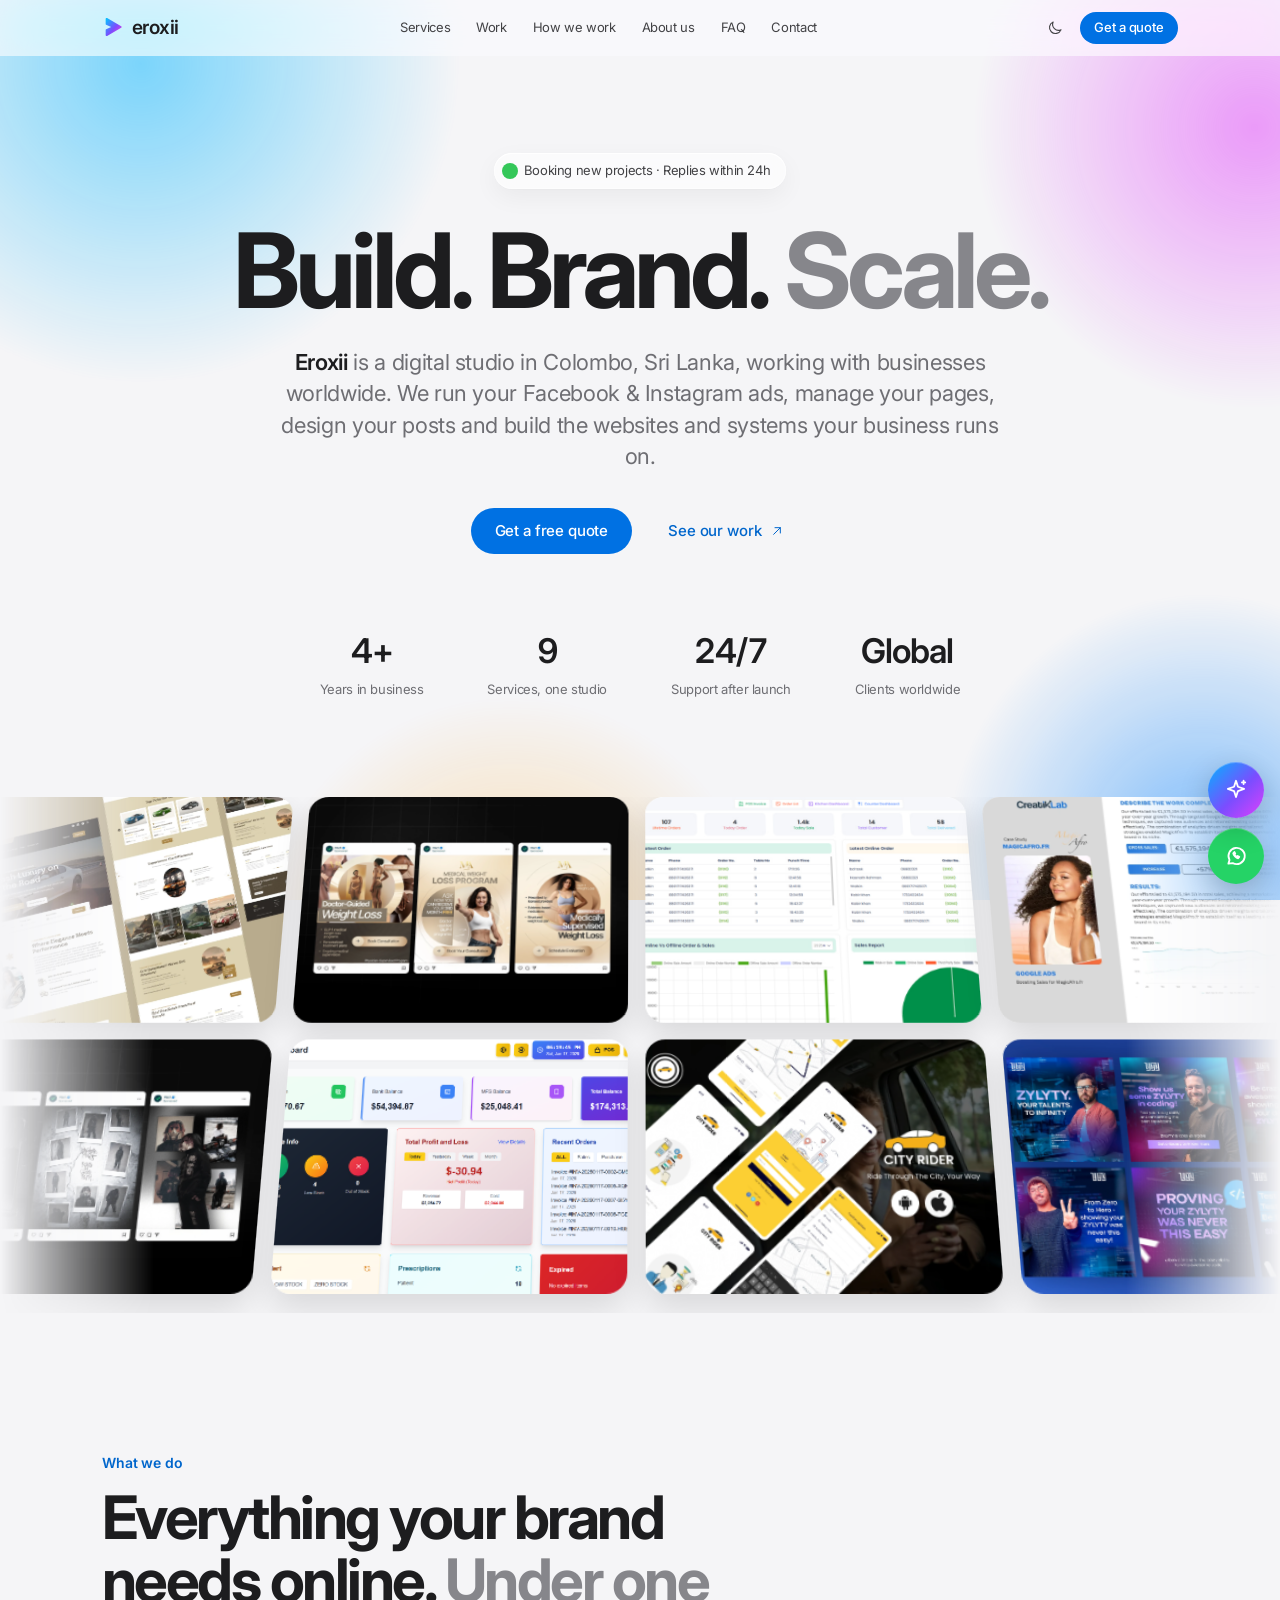
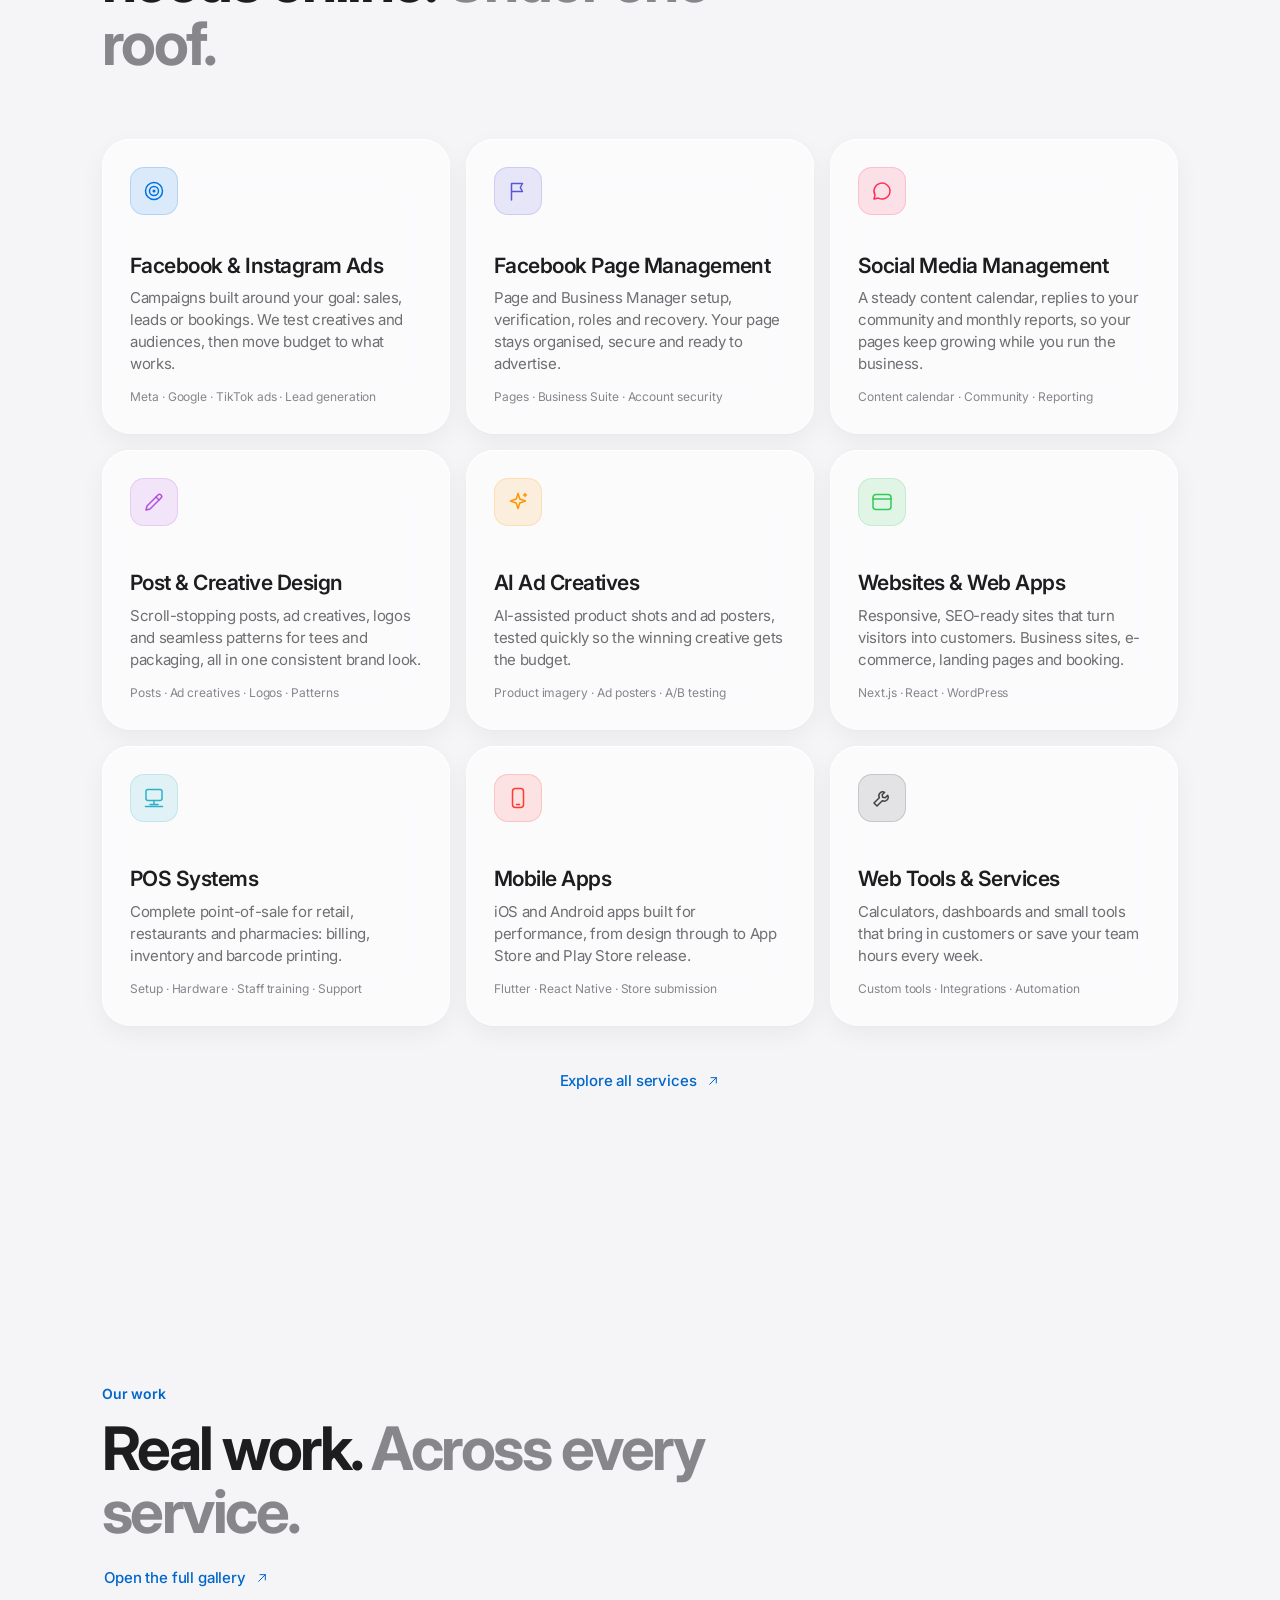
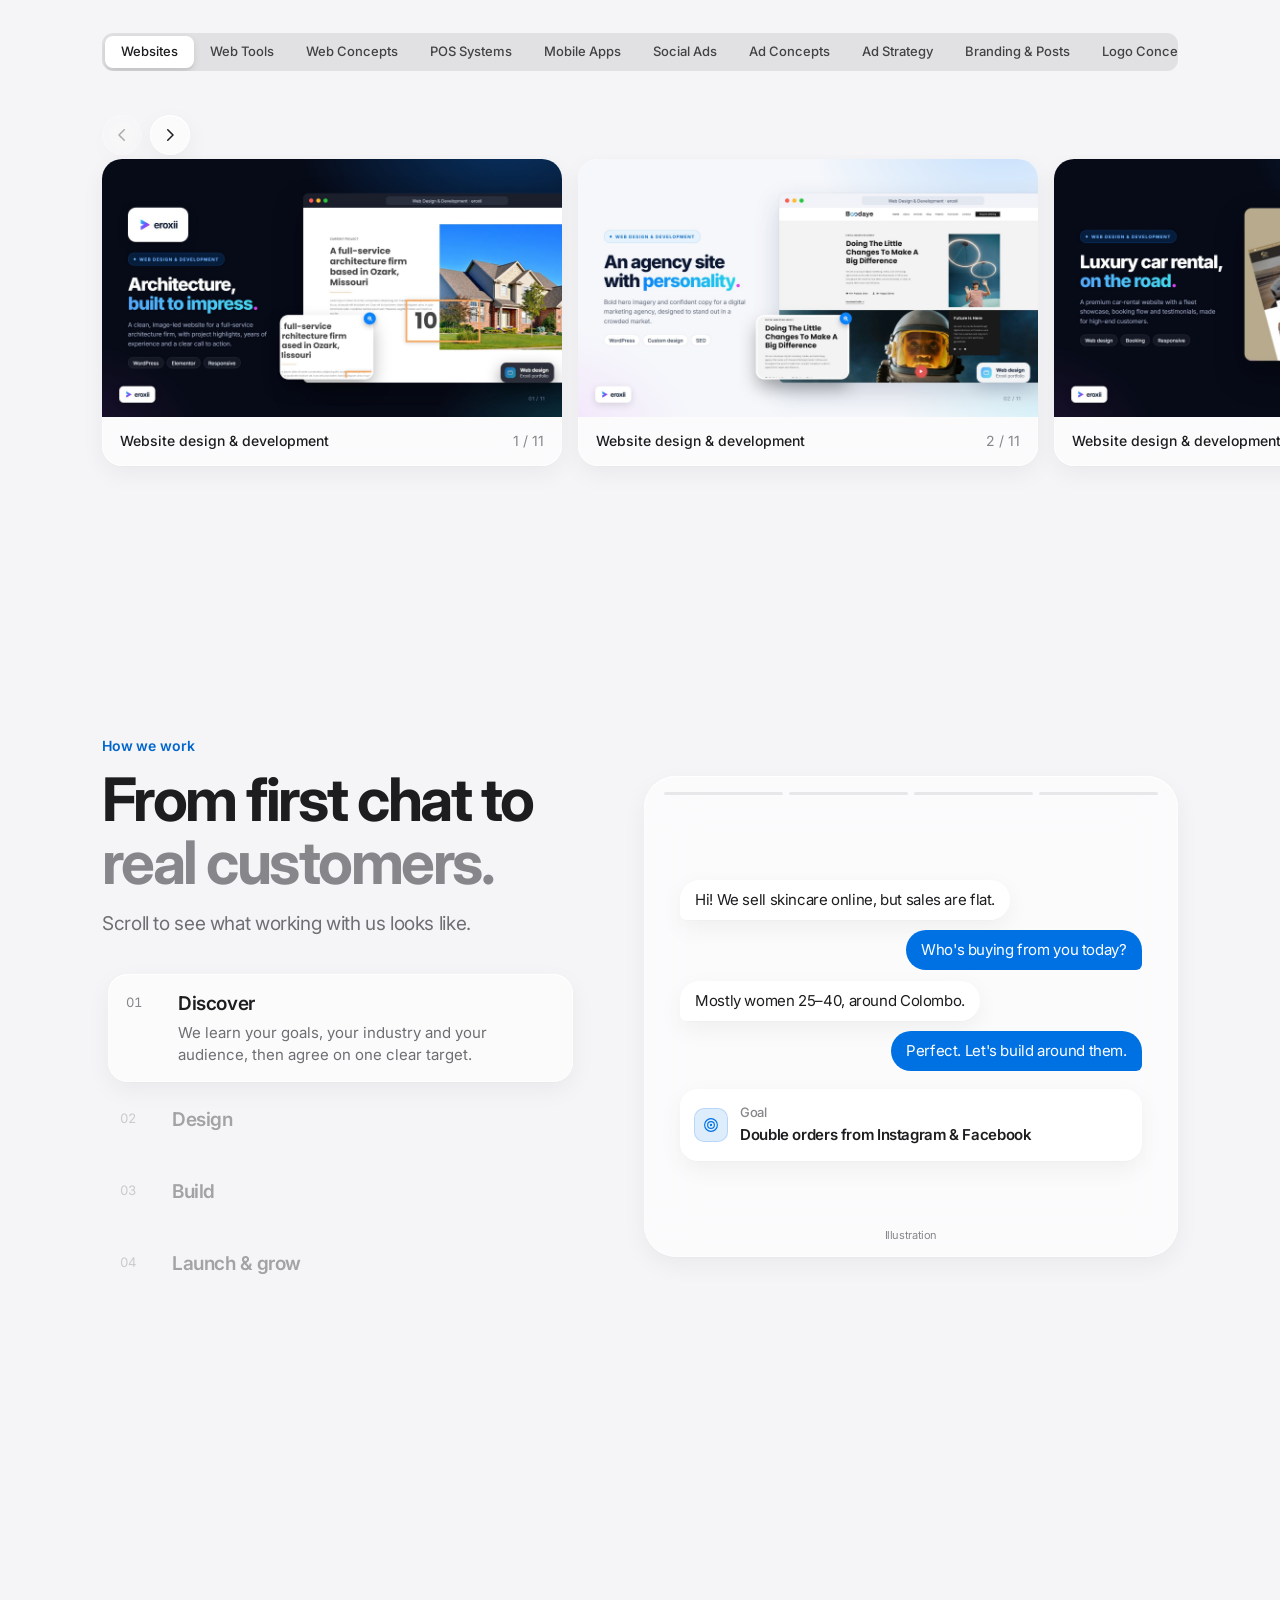
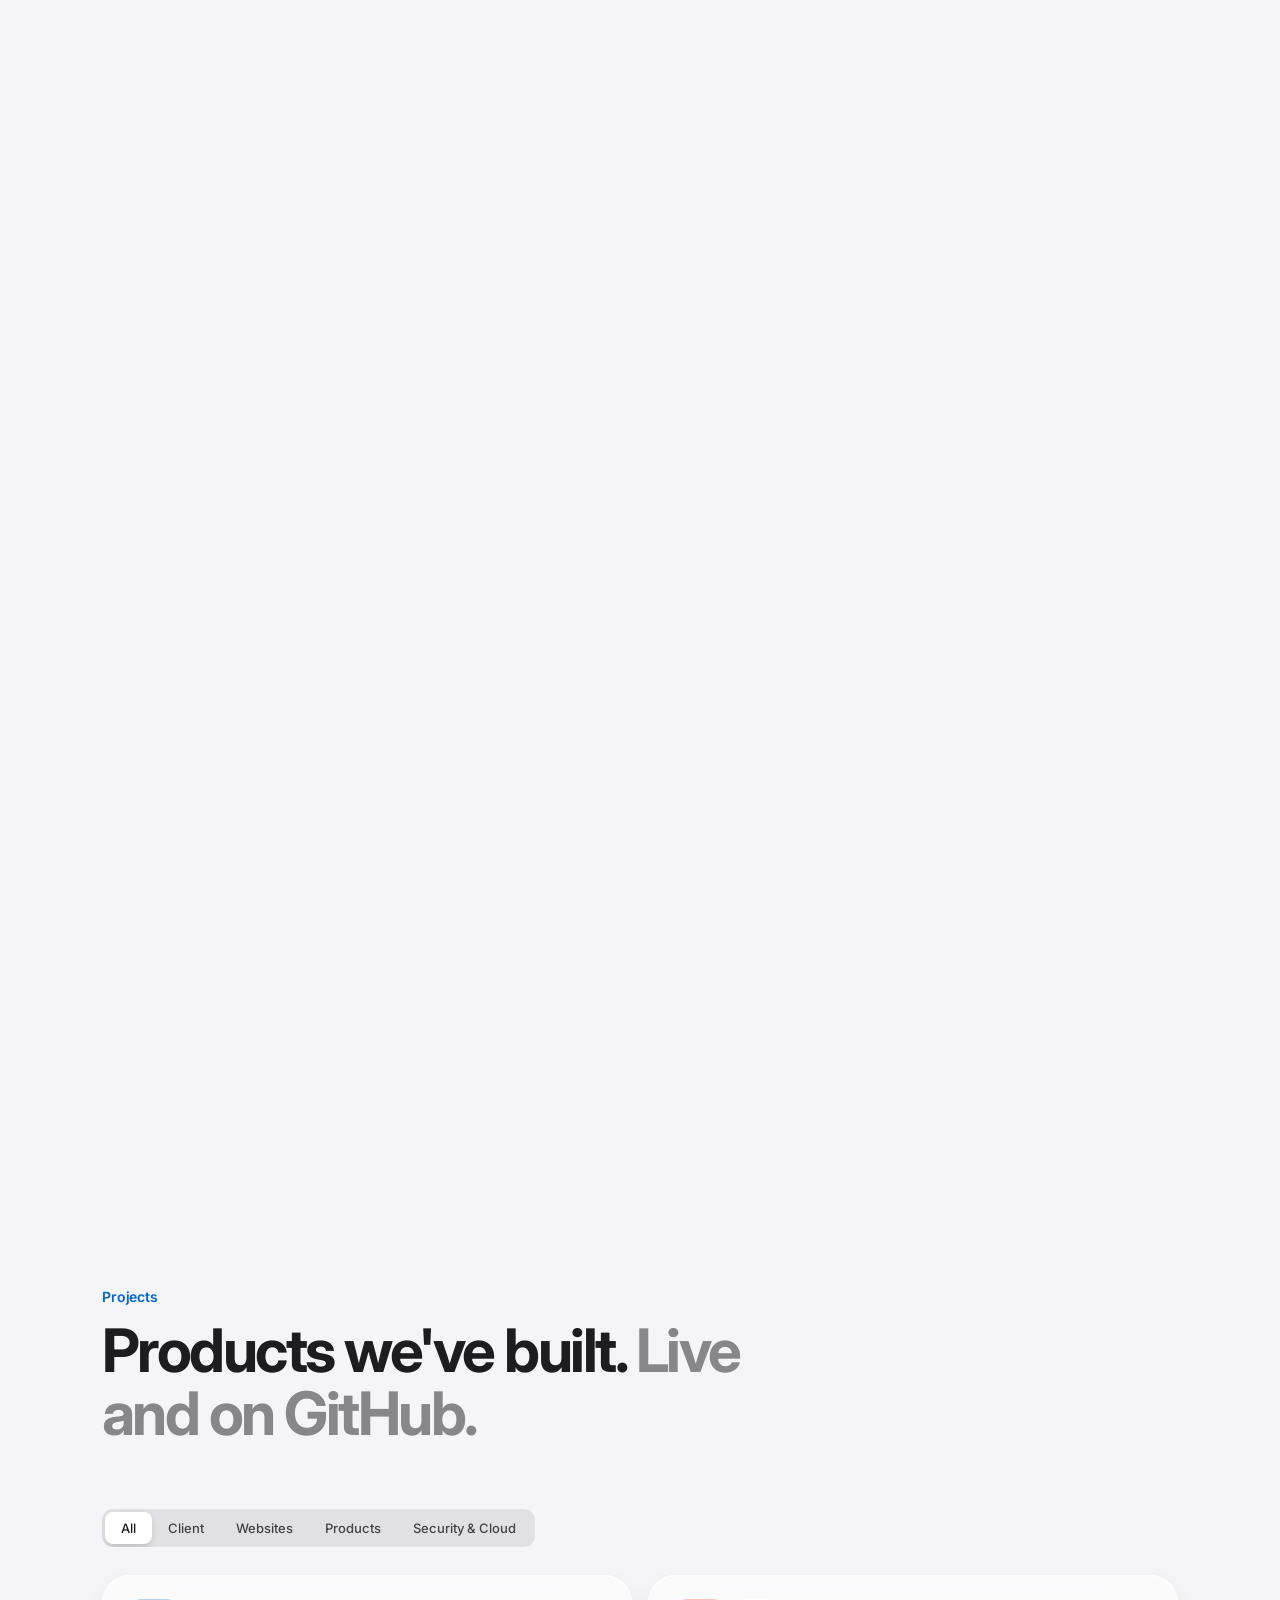
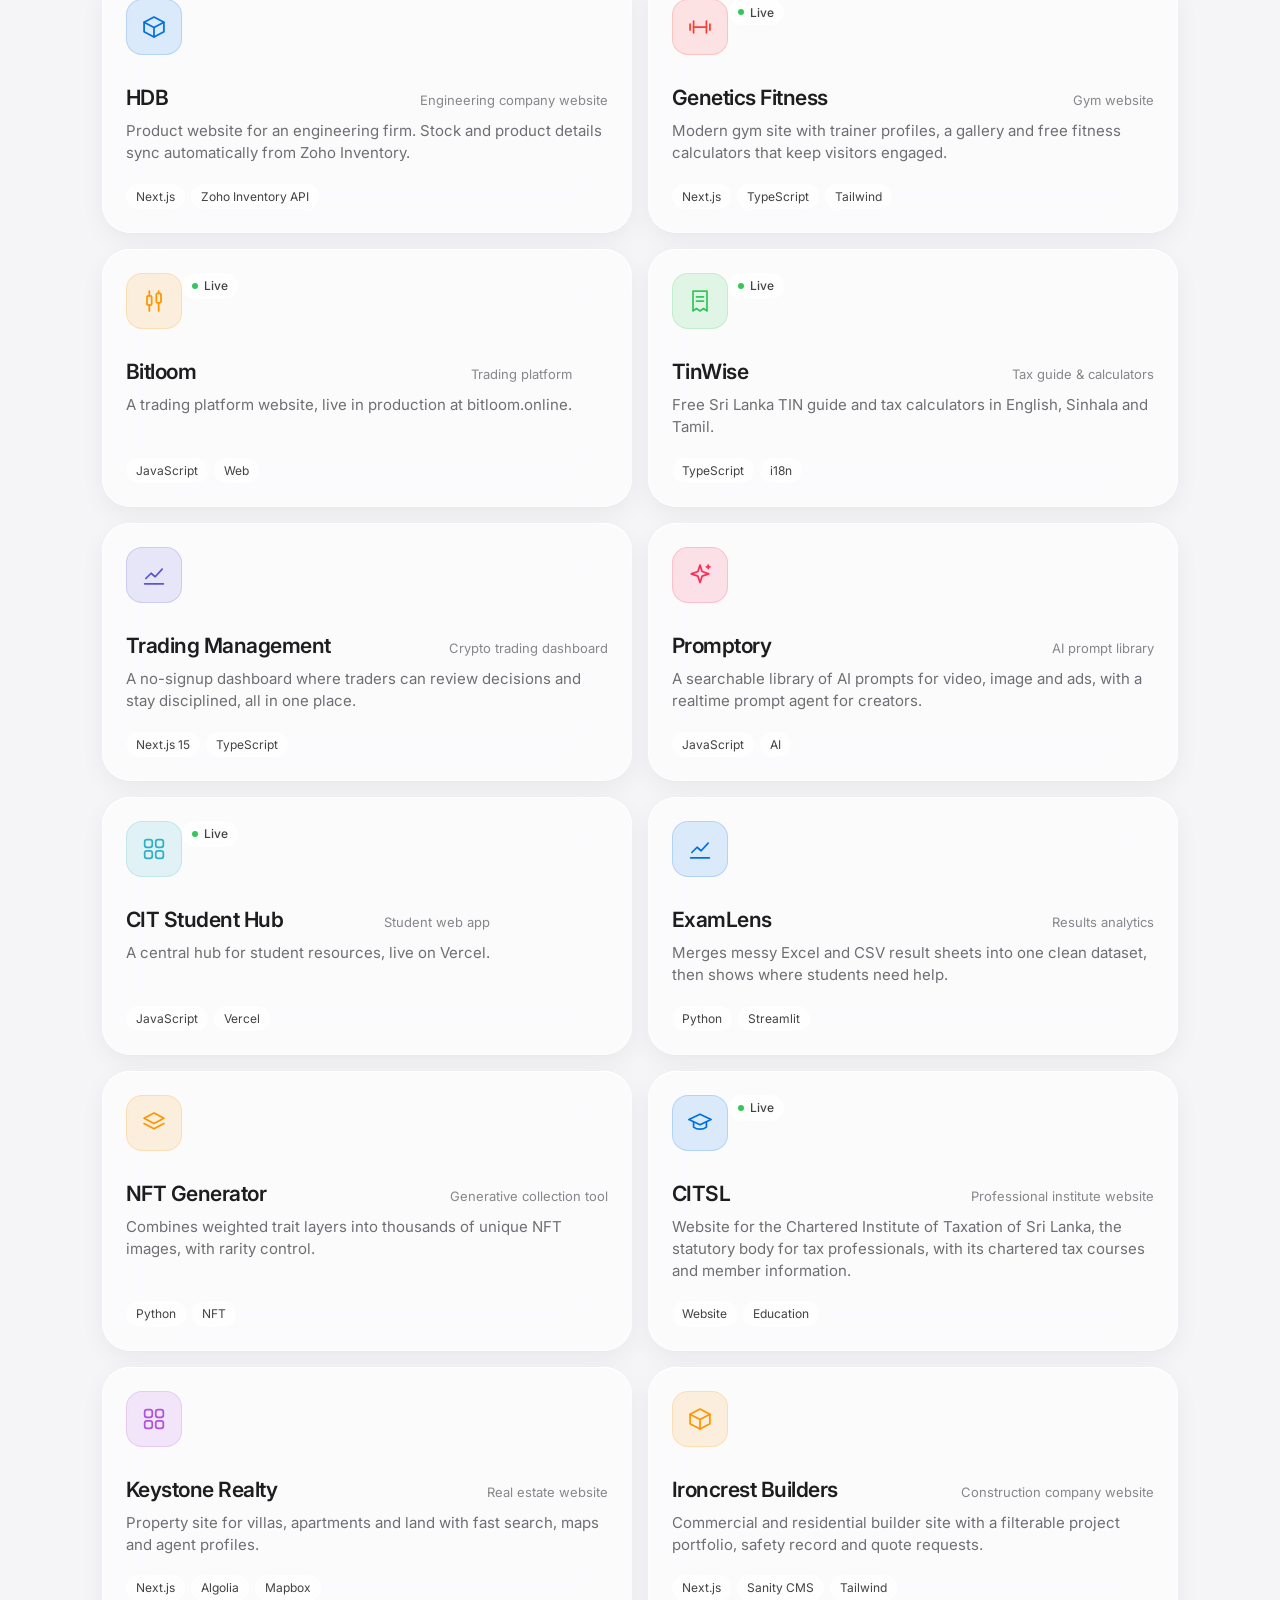
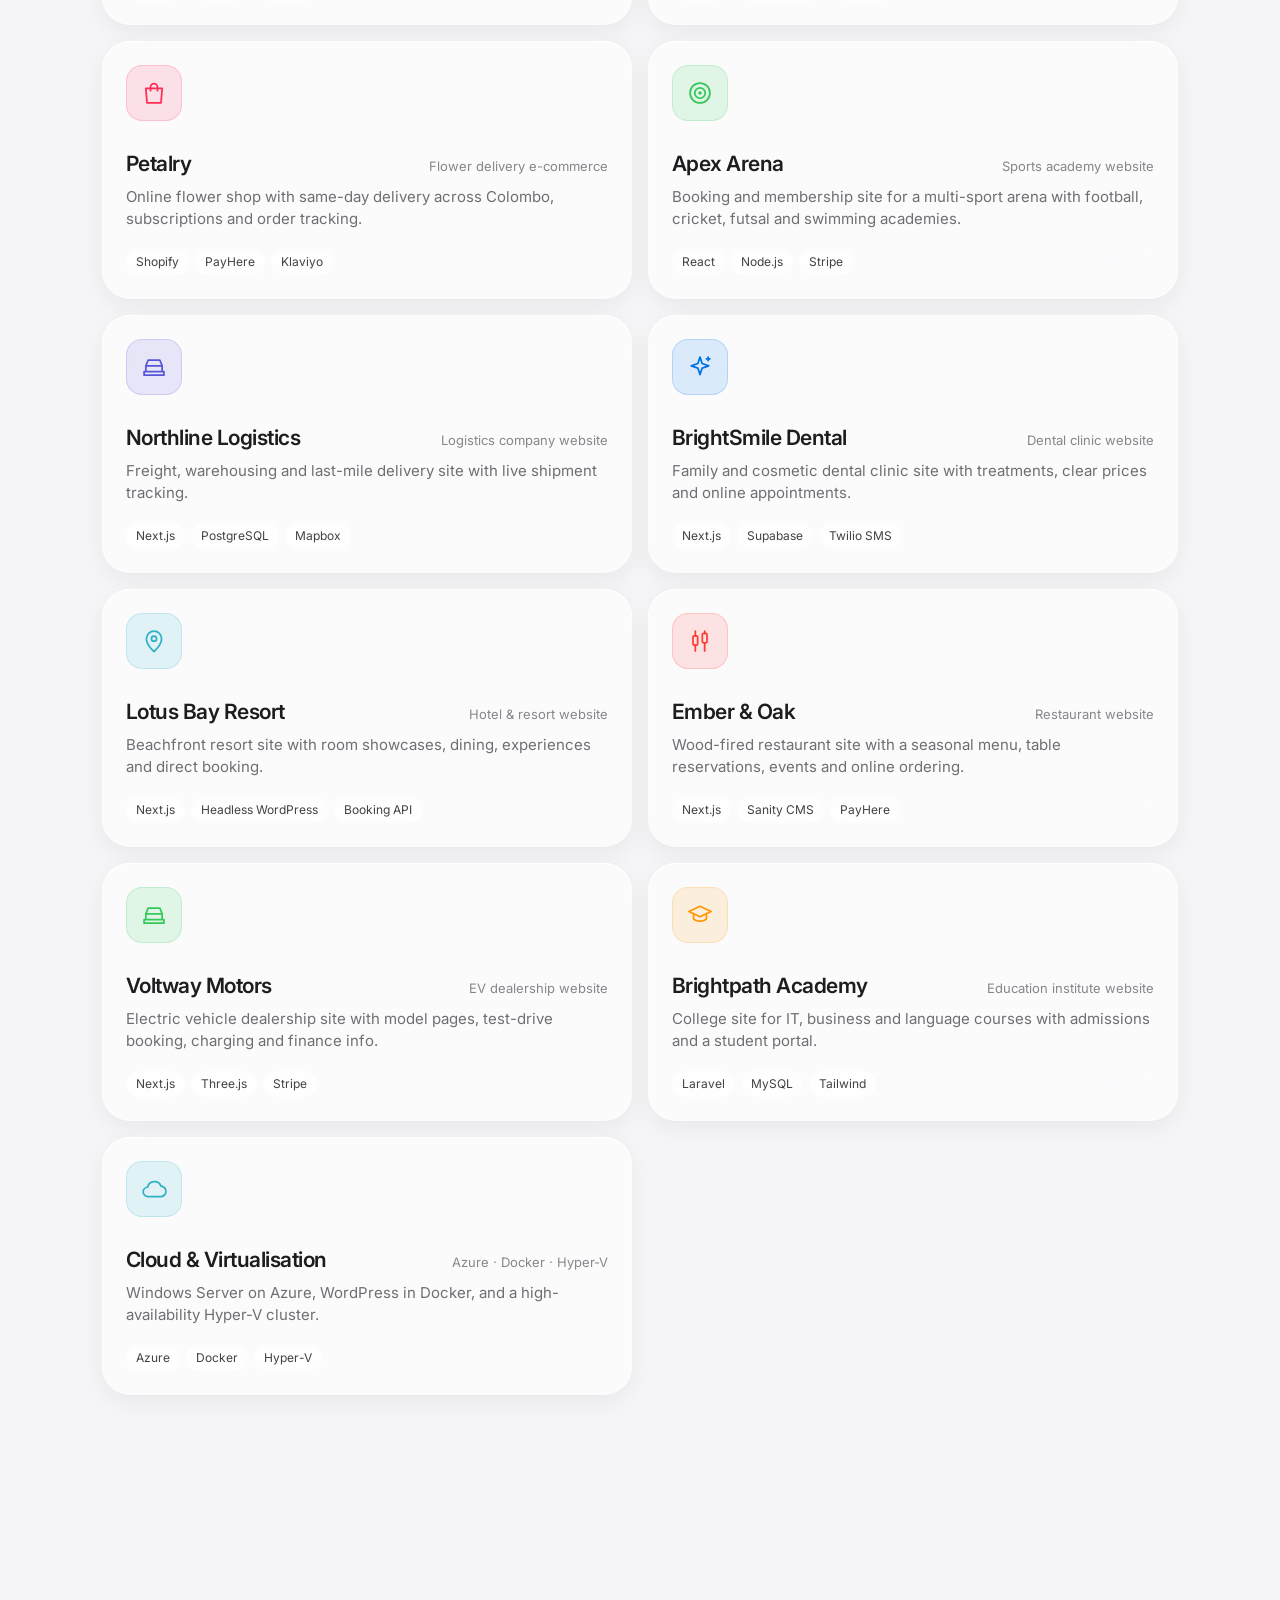
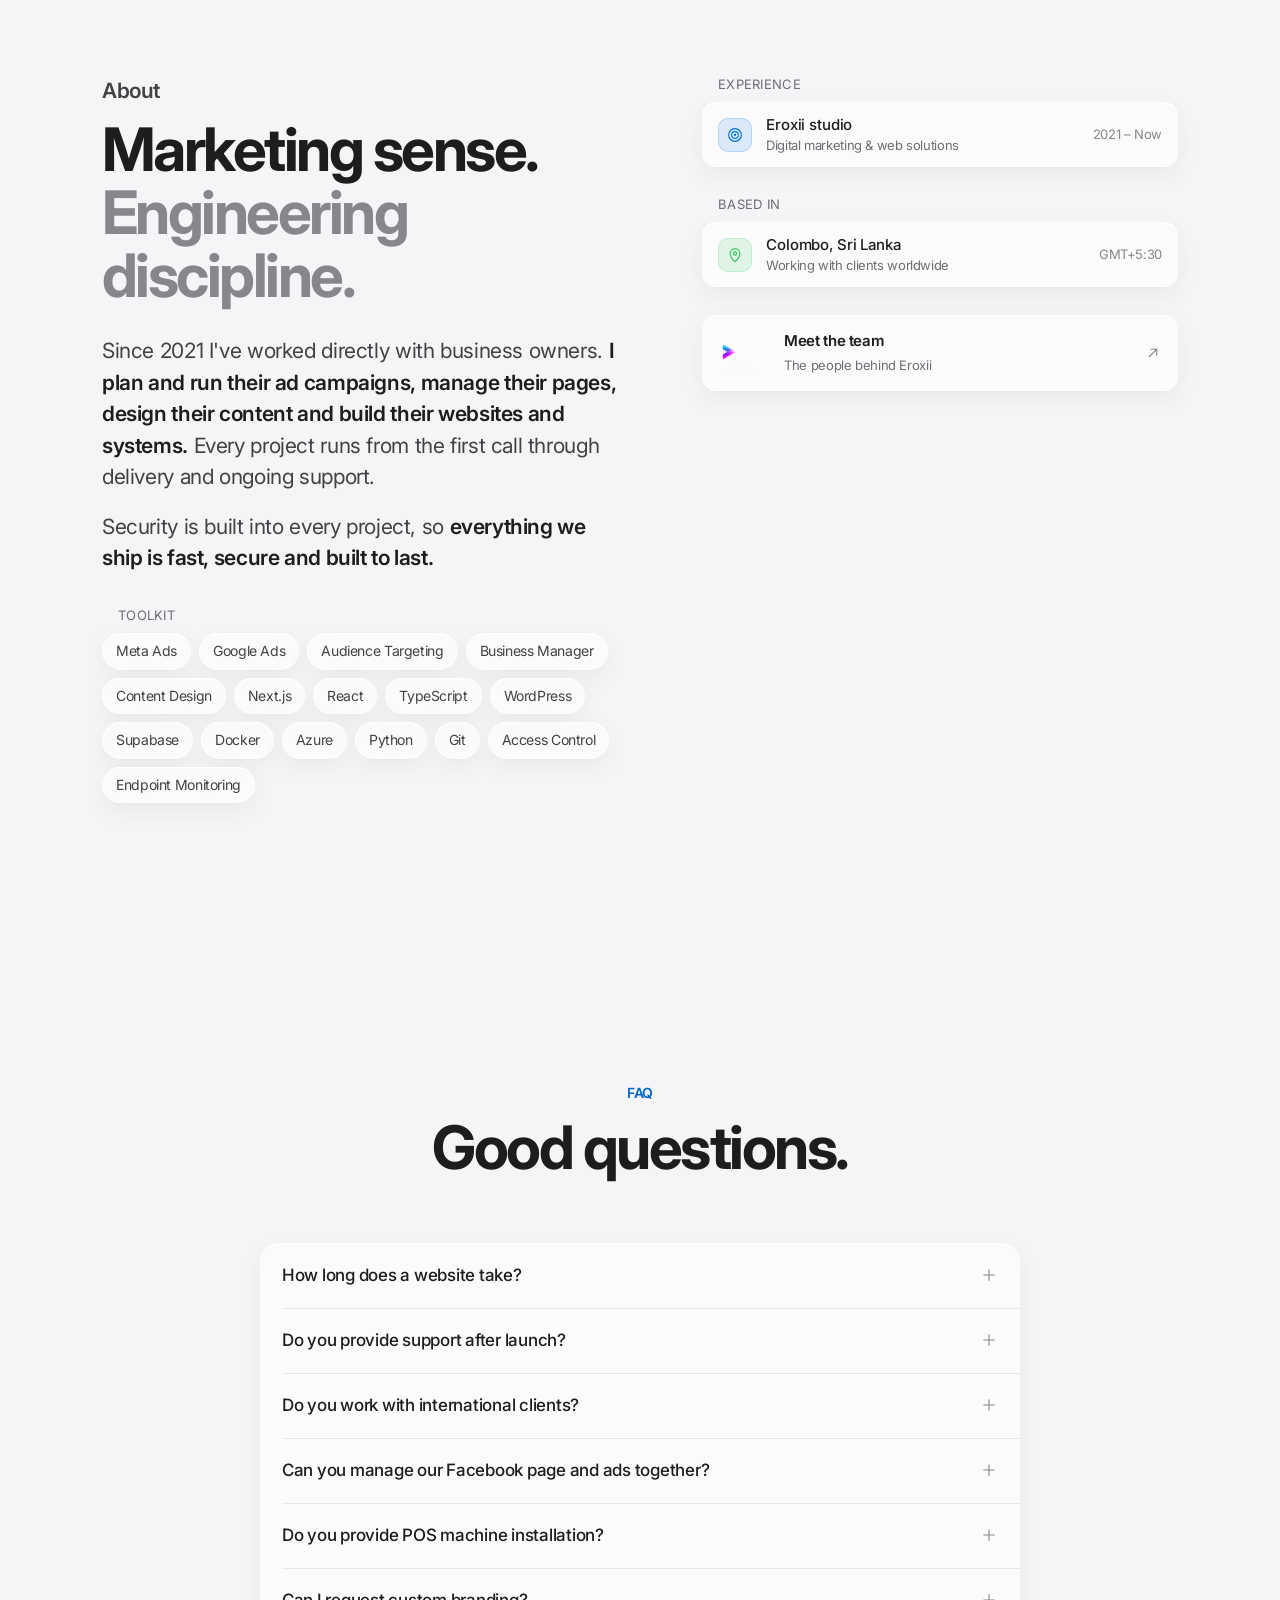
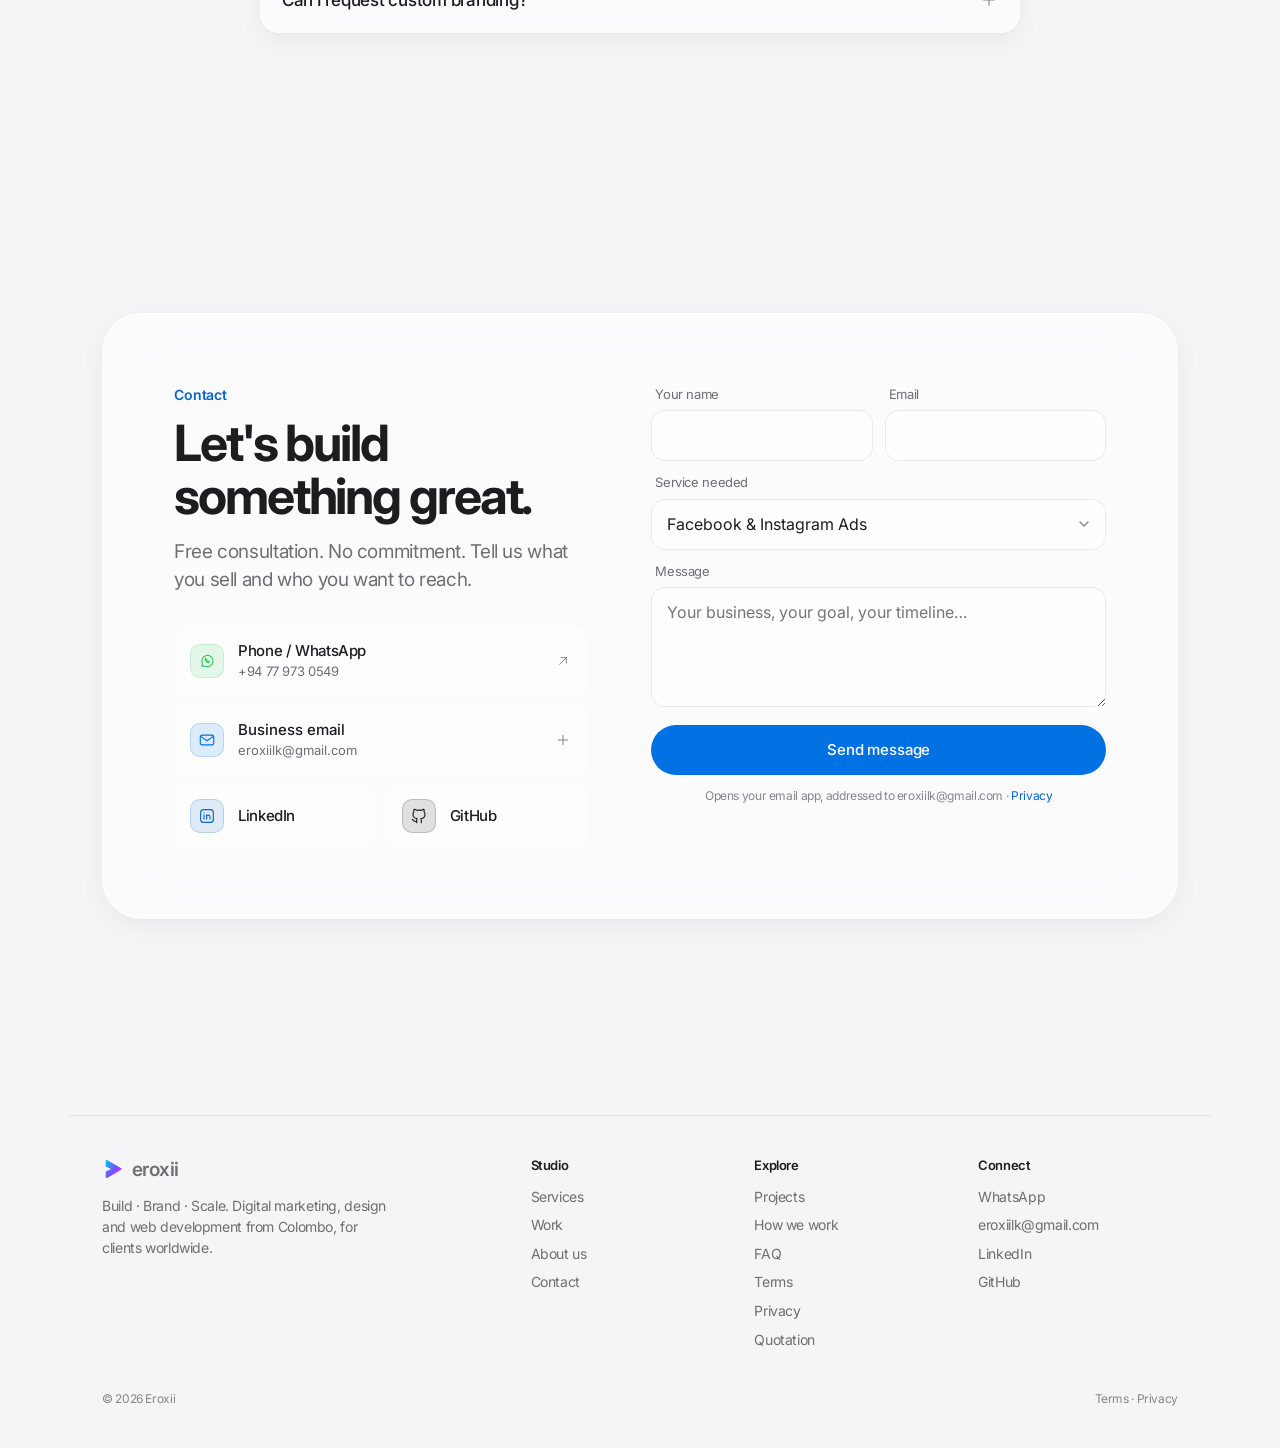
<file: index.html>
<!doctype html>
<html lang="en">
<head>
<meta charset="utf-8">
<meta name="viewport" content="width=device-width, initial-scale=1, viewport-fit=cover">
<title>Eroxii | Web Design &amp; Digital Marketing Agency, Worldwide</title>
<meta name="description" content="Eroxii is a web design and digital marketing agency working with businesses worldwide, from Sri Lanka to the UK, US, Australia and the Middle East. Ads, social media, websites, POS and apps.">
<meta name="theme-color" content="#f5f5f7" media="(prefers-color-scheme: light)">
<meta name="theme-color" content="#000000" media="(prefers-color-scheme: dark)">
<link rel="preconnect" href="https://fonts.googleapis.com">
<link rel="preconnect" href="https://fonts.gstatic.com" crossorigin>
<link href="https://fonts.googleapis.com/css2?family=Inter:wght@400;500;600;700&display=swap" rel="stylesheet">
<link rel="stylesheet" href="assets/site.css">
<!-- seo:start -->
<link rel="canonical" href="https://www.eroxii.space/">
<meta property="og:type" content="website">
<meta property="og:site_name" content="Eroxii">
<meta property="og:locale" content="en_US">
<meta property="og:locale:alternate" content="en_GB">
<meta property="og:locale:alternate" content="en_LK">
<link rel="alternate" hreflang="en" href="https://www.eroxii.space/">
<link rel="alternate" hreflang="x-default" href="https://www.eroxii.space/">
<meta property="og:url" content="https://www.eroxii.space/">
<meta property="og:title" content="Eroxii | Web Design &amp; Digital Marketing Agency, Worldwide">
<meta property="og:description" content="Eroxii is a web design and digital marketing agency working with businesses worldwide, from Sri Lanka to the UK, US, Australia and the Middle East. Ads, social media, websites, POS and apps.">
<meta property="og:image" content="https://www.eroxii.space/images/og-image.jpg">
<meta property="og:image:width" content="1200">
<meta property="og:image:height" content="630">
<meta name="twitter:card" content="summary_large_image">
<link rel="icon" href="images/favicon.svg" type="image/svg+xml">
<link rel="icon" href="images/icon-192.png" sizes="192x192">
<link rel="apple-touch-icon" href="images/apple-touch-icon.png">
<meta name="msvalidate.01" content="750A2CE731771C964A707BC500D1311F">
<script type="application/ld+json">{"@context": "https://schema.org", "@type": "ProfessionalService", "@id": "https://www.eroxii.space/#business", "name": "Eroxii", "alternateName": "Eroxii Digital Studio", "description": "Web design, digital marketing and app development agency based in Colombo, Sri Lanka, serving clients worldwide.", "url": "https://www.eroxii.space/", "logo": "https://www.eroxii.space/images/icon-512.png", "image": "https://www.eroxii.space/images/og-image.jpg", "telephone": "+94779730549", "email": "eroxiilk@gmail.com", "foundingDate": "2021", "address": {"@type": "PostalAddress", "addressLocality": "Colombo", "addressCountry": "LK"}, "areaServed": [{"@type": "Place", "name": "Worldwide"}, {"@type": "Country", "name": "Sri Lanka"}, {"@type": "Country", "name": "United Kingdom"}, {"@type": "Country", "name": "United States"}, {"@type": "Country", "name": "Australia"}, {"@type": "Country", "name": "Canada"}, {"@type": "Country", "name": "United Arab Emirates"}, {"@type": "Country", "name": "Qatar"}, {"@type": "Country", "name": "Saudi Arabia"}, {"@type": "Country", "name": "Maldives"}, {"@type": "Country", "name": "India"}, {"@type": "Country", "name": "Singapore"}], "knowsLanguage": ["en", "si", "ta"], "contactPoint": {"@type": "ContactPoint", "telephone": "+94779730549", "contactType": "sales", "areaServed": "Worldwide", "availableLanguage": ["English", "Sinhala", "Tamil"]}, "hasOfferCatalog": {"@type": "OfferCatalog", "name": "Digital services", "itemListElement": [{"@type": "Offer", "itemOffered": {"@type": "Service", "name": "Facebook & Instagram Ads", "description": "Campaigns built around your goal: sales, leads or bookings. We test creatives and audiences, then move budget to what works.", "areaServed": "Worldwide"}}, {"@type": "Offer", "itemOffered": {"@type": "Service", "name": "Facebook Page Management", "description": "Page and Business Manager setup, verification, roles and recovery. Your page stays organised, secure and ready to advertise.", "areaServed": "Worldwide"}}, {"@type": "Offer", "itemOffered": {"@type": "Service", "name": "Social Media Management", "description": "A steady content calendar, replies to your community and monthly reports, so your pages keep growing while you run the business.", "areaServed": "Worldwide"}}, {"@type": "Offer", "itemOffered": {"@type": "Service", "name": "Post & Creative Design", "description": "Scroll-stopping posts, ad creatives, logos and seamless patterns for tees and packaging, all in one consistent brand look.", "areaServed": "Worldwide"}}, {"@type": "Offer", "itemOffered": {"@type": "Service", "name": "AI Ad Creatives", "description": "AI-assisted product shots and ad posters, tested quickly so the winning creative gets the budget.", "areaServed": "Worldwide"}}, {"@type": "Offer", "itemOffered": {"@type": "Service", "name": "Websites & Web Apps", "description": "Responsive, SEO-ready sites that turn visitors into customers. Business sites, e-commerce, landing pages and booking.", "areaServed": "Worldwide"}}, {"@type": "Offer", "itemOffered": {"@type": "Service", "name": "POS Systems", "description": "Complete point-of-sale for retail, restaurants and pharmacies: billing, inventory and barcode printing.", "areaServed": "Worldwide"}}, {"@type": "Offer", "itemOffered": {"@type": "Service", "name": "Mobile Apps", "description": "iOS and Android apps built for performance, from design through to App Store and Play Store release.", "areaServed": "Worldwide"}}, {"@type": "Offer", "itemOffered": {"@type": "Service", "name": "Web Tools & Services", "description": "Calculators, dashboards and small tools that bring in customers or save your team hours every week.", "areaServed": "Worldwide"}}]}}</script>
<script type="application/ld+json">{"@context": "https://schema.org", "@type": "FAQPage", "mainEntity": [{"@type": "Question", "name": "How long does a website take?", "acceptedAnswer": {"@type": "Answer", "text": "Most business websites take 2–4 weeks, depending on scope, how ready your content is, and revisions. E-commerce and complex builds can take 4–8 weeks. You'll get a clear timeline in your free consultation."}}, {"@type": "Question", "name": "Do you provide support after launch?", "acceptedAnswer": {"@type": "Answer", "text": "Yes. We offer ongoing maintenance, updates, hosting support and priority help, so your site stays secure and keeps performing."}}, {"@type": "Question", "name": "Do you work with international clients?", "acceptedAnswer": {"@type": "Answer", "text": "Absolutely. We work with clients worldwide, with remote consultations, project management and delivery across all time zones."}}, {"@type": "Question", "name": "Can you manage our Facebook page and ads together?", "acceptedAnswer": {"@type": "Answer", "text": "Yes. Many clients hand us everything: page setup and security, content, design and paid campaigns. Your brand stays consistent and the reporting stays in one place."}}, {"@type": "Question", "name": "Do you provide POS machine installation?", "acceptedAnswer": {"@type": "Answer", "text": "Yes. We handle POS machine setup, printer configuration, software installation, staff training and after-sales maintenance."}}, {"@type": "Question", "name": "Can I request custom branding?", "acceptedAnswer": {"@type": "Answer", "text": "Yes. Every branding package is built around your vision, your industry and your audience, from logo concepts to a full brand identity."}}]}</script>
<script type="application/ld+json">{"@context": "https://schema.org", "@type": "WebSite", "name": "Eroxii", "url": "https://www.eroxii.space/", "publisher": {"@id": "https://www.eroxii.space/#business"}}</script>
<!-- seo:end -->
</head>
<body data-page="index">
<script src="assets/shell.js"></script>
<main id="top">
  <section class="hero" style="padding-bottom:0">
    <div class="wrap">
      <div class="status g r"><span class="dot"></span>Booking new projects · Replies within 24h</div>
      <h1 id="headline" aria-label="Build. Brand. Scale.">Build. Brand. <span class="soft">Scale.</span></h1>
      <p class="lede r" style="--d:4"><b style="color:var(--ink);font-weight:600">Eroxii</b> is a digital studio in Colombo, Sri Lanka, working with businesses worldwide. We run your Facebook &amp; Instagram ads, manage your pages, design your posts and build the websites and systems your business runs on.</p>
      <div class="ctas r" style="--d:5">
        <a href="#contact" class="btn btn-primary">Get a free quote</a>
        <a href="#work" class="btn btn-ghost">See our work <svg class="i"><use href="#i-arrow"/></svg></a>
      </div>
      <div class="trust r" style="--d:6">
        <div><b data-count="4" data-suffix="+">0</b><span>Years in business</span></div>
        <div><b data-count="9">0</b><span>Services, one studio</span></div>
        <div><b>24/7</b><span>Support after launch</span></div>
        <div><b>Global</b><span>Clients worldwide</span></div>
      </div>
    </div>
    <div class="reel r" style="--d:7" aria-hidden="true"><div class="reel-in"><div class="track" id="t1"></div><div class="track rev" id="t2"></div></div></div>
  </section>

  <section id="services">
    <div class="wrap">
      <div class="head">
        <p class="eyebrow r">What we do</p>
        <h2 class="h2 r" style="--d:1">Everything your brand needs online. <span class="soft">Under one roof.</span></h2>
      </div>
      <div class="services" id="svcs"></div>
      <div class="ctas r" style="margin-top:32px"><a class="btn btn-ghost" href="services.html">Explore all services <svg class="i"><use href="#i-arrow"/></svg></a></div>
    </div>
  </section>

  <section id="work" style="padding-bottom:clamp(40px,6vw,80px)">
    <div class="wrap">
      <div class="head" style="margin-bottom:32px">
        <p class="eyebrow r">Our work</p>
        <h2 class="h2 r" style="--d:1">Real work. <span class="soft">Across every service.</span></h2>
        <a class="btn btn-ghost r" style="--d:2;margin:12px 0 0 -22px" href="work.html">Open the full gallery <svg class="i"><use href="#i-arrow"/></svg></a>
      </div>
      <div class="work-bar r" style="--d:2">
        <div class="seg" role="group" aria-label="Work category" id="wseg"><span class="thumb" aria-hidden="true"></span></div>
        <div class="gal-nav"><button class="round g" id="gprev" aria-label="Previous"><svg class="i"><use href="#i-chev-l"/></svg></button><button class="round g" id="gnext" aria-label="Next"><svg class="i"><use href="#i-chev-r"/></svg></button></div>
      </div>
      <div class="subseg" id="subseg" role="group" aria-label="Industry"></div>
    </div>
    <div class="gal" id="gal" tabindex="0" aria-label="Work gallery"></div>
  </section>

  <section id="process" class="proc" style="padding:0">
    <div class="proc-stick">
      <div class="wrap proc-grid">
        <div>
          <div class="head" style="margin-bottom:0">
            <p class="eyebrow">How we work</p>
            <h2 class="h2">From first chat to <span class="soft">real customers.</span></h2>
            <p class="sub">Scroll to see what working with us looks like.</p>
          </div>
          <div class="psteps" id="psteps">
            <button class="pstep on" data-s="0"><span class="n">01</span><div><h4>Discover</h4><p>We learn your goals, your industry and your audience, then agree on one clear target.</p></div></button>
            <button class="pstep" data-s="1"><span class="n">02</span><div><h4>Design</h4><p>Brand look, posts, ad creatives and page layouts, all shaped for your customer.</p></div></button>
            <button class="pstep" data-s="2"><span class="n">03</span><div><h4>Build</h4><p>Websites, POS systems, tracking and campaigns, built properly and tested before launch.</p></div></button>
            <button class="pstep" data-s="3"><span class="n">04</span><div><h4>Launch &amp; grow</h4><p>We go live, watch the numbers and keep optimising every month.</p></div></button>
          </div>
        </div>

        <div class="device g" id="device" aria-hidden="true">
          <div class="bars"><i><b></b></i><i><b></b></i><i><b></b></i><i><b></b></i></div>

          <div class="layer on" data-s="0">
            <div class="chat">
              <div class="bub them pop" style="--i:0">Hi! We sell skincare online, but sales are flat.</div>
              <div class="bub me pop" style="--i:1">Who's buying from you today?</div>
              <div class="bub them pop" style="--i:2">Mostly women 25–40, around Colombo.</div>
              <div class="bub me pop" style="--i:3">Perfect. Let's build around them.</div>
              <div class="goal pop" style="--i:4"><span class="ic sm" style="--c:var(--blue)"><svg class="i"><use href="#i-target"/></svg></span><div><b>Goal</b><span>Double orders from Instagram &amp; Facebook</span></div></div>
            </div>
          </div>

          <div class="layer" data-s="1">
            <div class="dz">
              <div class="mock">
                <div style="display:flex;gap:6px;align-items:center"><span class="sk paint" style="--to:var(--pink);--i:0;width:16px;height:16px;border-radius:50%"></span><span class="sk" style="width:50%;height:8px"></span></div>
                <div class="sk img paint" style="--to:linear-gradient(135deg,#ffd1dc,#ff9fb5);--i:1;background-image:none"></div>
                <span class="sk paint" style="--to:var(--ink);--i:2;width:80%"></span>
                <span class="sk" style="width:60%"></span>
                <span class="sk cta paint" style="--to:var(--pink);--i:3"></span>
              </div>
              <div class="mock site">
                <div style="display:flex;gap:6px"><span class="sk paint" style="--to:var(--ink);--i:1;width:18%"></span><span class="sk" style="width:12%;margin-left:auto"></span><span class="sk" style="width:12%"></span></div>
                <div class="sk img paint" style="--to:#ffe4ea;--i:2"></div>
                <span class="sk paint" style="--to:var(--ink);--i:3;width:70%;height:14px"></span>
                <span class="sk cta paint" style="--to:var(--blue);--i:4;width:34%"></span>
                <div class="row3"><span class="sk paint" style="--to:#ffd1dc;--i:5"></span><span class="sk paint" style="--to:#ffe8c7;--i:6"></span><span class="sk paint" style="--to:#d9ecff;--i:7"></span></div>
              </div>
            </div>
            <div class="swatches">
              <i class="pop" style="--c:#ff2d55;--i:3"></i><i class="pop" style="--c:#ffd1dc;--i:3.4"></i><i class="pop" style="--c:#1d1d1f;--i:3.8"></i><i class="pop" style="--c:#0071e3;--i:4.2"></i>
              <span class="pop" style="--i:4.6">Aa</span><em class="pop" style="--i:5">Brand kit ready</em>
            </div>
          </div>

          <div class="layer" data-s="2">
            <div class="bz">
              <div class="code">
                <span class="ln" style="--i:0;--w:46%;--c:#ff7ab2"></span><span class="ln" style="--i:1;--w:72%;--c:#6bdfff"></span>
                <span class="ln" style="--i:2;--w:58%;--c:#d9c97c"></span><span class="ln" style="--i:3;--w:84%;--c:#a167e6"></span>
                <span class="ln" style="--i:4;--w:38%;--c:#6bdfff"></span><span class="ln" style="--i:5;--w:66%;--c:#ff7ab2"></span>
                <span class="ln" style="--i:6;--w:52%;--c:#7ddc8a"></span><span class="ln" style="--i:7;--w:76%;--c:#d9c97c"></span>
                <span class="ln" style="--i:8;--w:44%;--c:#a167e6"></span><span class="ln" style="--i:9;--w:62%;--c:#6bdfff"></span>
              </div>
              <div class="checks">
                <div class="ck" style="--i:0"><span class="c" style="--i:0"><svg class="i"><use href="#i-check"/></svg></span>Mobile-ready site</div>
                <div class="ck" style="--i:1"><span class="c" style="--i:1"><svg class="i"><use href="#i-check"/></svg></span>Meta Pixel live</div>
                <div class="ck" style="--i:2"><span class="c" style="--i:2"><svg class="i"><use href="#i-check"/></svg></span>Fast &amp; secure</div>
                <div class="ck" style="--i:3"><span class="c" style="--i:3"><svg class="i"><use href="#i-check"/></svg></span>Ads approved</div>
              </div>
            </div>
            <div class="prog"><b></b></div>
          </div>

          <div class="layer" data-s="3">
            <div class="notif pop" style="--i:0"><span class="ic sm" style="--c:var(--green)"><svg class="i"><use href="#i-bag"/></svg></span><div class="t"><b>New order</b><span>Rs 8,400 · from your Instagram ad</span></div><em>now</em></div>
            <div class="notif pop" style="--i:1"><span class="ic sm" style="--c:var(--blue)"><svg class="i"><use href="#i-chat"/></svg></span><div class="t"><b>New message</b><span>"Do you deliver to Kandy?"</span></div><em>1m</em></div>
            <div class="chartc pop" style="--i:0">
              <div class="top"><b id="grow">+0%</b><span>Orders this month</span></div>
              <svg viewBox="0 0 300 90" preserveAspectRatio="none"><path class="a" d="M0 80 C40 78 60 70 90 66 S150 58 180 44 S240 24 300 8 V90 H0Z"/><path class="l" d="M0 80 C40 78 60 70 90 66 S150 58 180 44 S240 24 300 8"/></svg>
            </div>
          </div>
          <p class="dev-label">Illustration</p>
        </div>
      </div>
    </div>
  </section>

  <section id="projects">
    <div class="wrap">
      <div class="head">
        <p class="eyebrow r">Projects</p>
        <h2 class="h2 r" style="--d:1">Products we've built. <span class="soft">Live and on GitHub.</span></h2>
      </div>
      <div class="seg r" role="group" aria-label="Filter projects" id="pseg"><span class="thumb" aria-hidden="true"></span>
        <button aria-pressed="true" data-f="all">All</button><button aria-pressed="false" data-f="client">Client</button><button aria-pressed="false" data-f="web">Websites</button><button aria-pressed="false" data-f="product">Products</button><button aria-pressed="false" data-f="security">Security &amp; Cloud</button>
      </div>
      <div class="work" id="grid"></div>
    </div>
  </section>

  <section id="about">
    <div class="wrap about">
      <div class="about-text">
        <p class="eyebrow r">About</p>
        <h2 class="h2 r" style="--d:1">Marketing sense. <span class="soft">Engineering discipline.</span></h2>
        <p class="r" style="--d:2" >Since 2021 I've worked directly with business owners. <strong>I plan and run their ad campaigns, manage their pages, design their content and build their websites and systems.</strong> Every project runs from the first call through delivery and ongoing support.</p>
        <p class="r" style="--d:3">Security is built into every project, so <strong>everything we ship is fast, secure and built to last.</strong></p>
        <div class="r" style="--d:4;margin-top:32px">
          <p class="group-label">Toolkit</p>
          <div class="skills" id="skills"></div>
        </div>
      </div>
      <div>
        <p class="group-label r">Experience</p>
        <div class="group g r" style="--d:1">
          <div class="row"><span class="ic sm" style="--c:var(--blue)"><svg class="i"><use href="#i-target"/></svg></span><div class="t"><b>Eroxii studio</b><span>Digital marketing &amp; web solutions</span></div><span class="v">2021 – Now</span></div>
        </div>
        <p class="group-label r">Based in</p>
        <div class="group g r" style="--d:3">
          <div class="row"><span class="ic sm" style="--c:var(--green)"><svg class="i"><use href="#i-pin"/></svg></span><div class="t"><b>Colombo, Sri Lanka</b><span>Working with clients worldwide</span></div><span class="v">GMT+5:30</span></div>
        </div>
        <a class="group g r" style="--d:4;display:flex;align-items:center;gap:14px;padding:12px 16px" href="about.html#team-section">
          <img src="images/logo.png" alt="" width="52" height="52" style="width:52px;height:52px;border-radius:50%;object-fit:cover">
          <div class="t" style="flex:1"><b style="display:block;font-size:15px;font-weight:600">Meet the team</b><span style="font-size:13px;color:var(--muted)">The people behind Eroxii</span></div>
          <svg class="i" style="width:18px;height:18px;color:var(--faint)"><use href="#i-arrow"/></svg>
        </a>
      </div>
    </div>
  </section>

  <section id="faq">
    <div class="wrap">
      <div class="head center">
        <p class="eyebrow r">FAQ</p>
        <h2 class="h2 r" style="--d:1">Good questions.</h2>
      </div>
      <div class="faq g r" style="--d:2" id="faqs"></div>
    </div>
  </section>

  <section id="contact">
    <div class="wrap">
      <div class="contact g r">
        <div>
          <p class="eyebrow">Contact</p>
          <h2 class="h2">Let's build something great.</h2>
          <p class="sub">Free consultation. No commitment. Tell us what you sell and who you want to reach.</p>
          <div class="tiles">
            <a class="tile" href="https://wa.me/94779730549" target="_blank" rel="noopener"><span class="ic sm" style="--c:var(--green)"><svg class="i"><use href="#i-wa"/></svg></span><div class="t"><b>Phone / WhatsApp</b><span>+94 77 973 0549</span></div><svg class="i"><use href="#i-arrow"/></svg></a>
            <button class="tile" data-copy="eroxiilk@gmail.com"><span class="ic sm" style="--c:var(--blue)"><svg class="i"><use href="#i-mail"/></svg></span><div class="t"><b>Business email</b><span>eroxiilk@gmail.com</span></div><svg class="i"><use href="#i-plus"/></svg></button>
            <div style="display:grid;grid-template-columns:1fr 1fr;gap:10px">
              <a class="tile" href="https://www.linkedin.com/in/imesh-samintha/" target="_blank" rel="noopener"><span class="ic sm" style="--c:#0a66c2"><svg class="i"><use href="#i-in"/></svg></span><div class="t"><b>LinkedIn</b></div></a>
              <a class="tile" href="https://github.com/imalk22" target="_blank" rel="noopener"><span class="ic sm" style="--c:var(--ink)"><svg class="i"><use href="#i-gh"/></svg></span><div class="t"><b>GitHub</b></div></a>
            </div>
          </div>
        </div>
        <form id="form" novalidate>
          <div class="two">
            <div class="field"><label for="f-name">Your name</label><input id="f-name" name="name" autocomplete="name" required></div>
            <div class="field"><label for="f-email">Email</label><input id="f-email" name="email" type="email" autocomplete="email" required></div>
          </div>
          <div class="field"><label for="f-svc">Service needed</label>
            <select id="f-svc" name="service"></select></div>
          <div class="field"><label for="f-msg">Message</label><textarea id="f-msg" name="message" placeholder="Your business, your goal, your timeline…" required></textarea></div>
          <button class="btn btn-primary" type="submit">Send message</button>
          <p class="note">Opens your email app, addressed to eroxiilk@gmail.com · <a href="privacy.html" style="color:var(--blue-ink)">Privacy</a></p>
        </form>
      </div>
    </div>
  </section>
</main>

<div class="scrim" id="scrim"></div>
<div class="sheet" id="sheet" role="dialog" aria-modal="true" aria-labelledby="sheetTitle"></div>
<div class="lb" id="lb" role="dialog" aria-modal="true" aria-label="Image viewer">
  <button class="round x" id="lbx" aria-label="Close"><svg class="i"><use href="#i-x"/></svg></button>
  <button class="round prev" id="lbp" aria-label="Previous image"><svg class="i"><use href="#i-chev-l"/></svg></button>
  <button class="round next" id="lbn" aria-label="Next image"><svg class="i"><use href="#i-chev-r"/></svg></button>
  <figure><img id="lbimg" alt=""><figcaption id="lbcap"></figcaption></figure>
</div>
<script src="assets/data.js"></script>
<script>
/* Headline word reveal */
(function split(node){[...node.childNodes].forEach(n=>{if(n.nodeType===3){const f=document.createDocumentFragment();n.textContent.split(/(\s+)/).forEach(w=>{
  if(!w.trim()){f.append(w);return}const s=document.createElement("span");s.className="word";s.setAttribute("aria-hidden","true");s.textContent=w;f.append(s)});n.replaceWith(f)}else split(n)})})($("#headline"));
$$("#headline .word").forEach((w,i)=>w.style.transitionDelay=(120+i*110)+"ms");

/* Render */
const reel=(el,list)=>el.innerHTML=[...list,...list].map(f=>`<img src="images/${f}" alt="" loading="lazy" decoding="async">`).join("");
reel($("#t1"),REEL1);reel($("#t2"),REEL2);
$("#svcs").innerHTML=SERVICES.map((s,i)=>`<article class="svc g r" style="--d:${i%3}"><span class="ic" style="--c:${col(s.c)}">${ico(s.i)}</span><h3>${s.t}</h3><p>${s.d}</p><small>${s.x}</small></article>`).join("");
$("#grid").innerHTML=PROJECTS.map((p,i)=>`<button class="card g r" style="--c:${col(p.c)};--d:${i%2}" data-i="${i}" data-cat="${p.cat}" aria-label="${esc(p.t)}, details">
  <div class="top"><span class="ic">${ico(p.i)}</span>${p.url?`<span class="chip"><span class="dot"></span>Live</span>`:""}</div>
  <div class="card-body"><div class="tt"><h3>${esc(p.t)}</h3><span class="kind">${esc(p.k)}</span></div><p>${esc(p.d)}</p>
  <div class="tags">${p.tags.map(t=>`<span class="tag">${esc(t)}</span>`).join("")}</div></div></button>`).join("");
$("#skills").innerHTML=SKILLS.map(s=>`<span class="skill g">${esc(s)}</span>`).join("");
$("#faqs").innerHTML=FAQ.map(([q,a])=>`<details><summary>${q}${ico("plus")}</summary><div class="ans"><div><p>${a}</p></div></div></details>`).join("");
watch(document);

/* Count-up */
const cio=new IntersectionObserver(es=>es.forEach(e=>{if(!e.isIntersecting)return;cio.unobserve(e.target);const el=e.target,to=+el.dataset.count,suf=el.dataset.suffix||"",t0=performance.now();
  (function tick(t){const k=Math.min(1,(t-t0)/1400),v=1-Math.pow(1-k,4);el.textContent=Math.round(to*v)+suf;if(k<1)requestAnimationFrame(tick)})(t0)}),{threshold:.6});
$$("[data-count]").forEach(el=>cio.observe(el));

/* Segmented control factory */
function segmented(seg,onPick){const thumb=seg.querySelector(".thumb");
  const move=()=>{const b=seg.querySelector('[aria-pressed="true"]');if(b){thumb.style.width=b.offsetWidth+"px";thumb.style.transform=`translateX(${b.offsetLeft}px)`}};
  seg.addEventListener("click",e=>{const b=e.target.closest("button");if(!b)return;seg.querySelectorAll("button").forEach(x=>x.setAttribute("aria-pressed",x===b));move();onPick(b.dataset.f)});
  addEventListener("resize",move);document.fonts&&document.fonts.ready.then(move);setTimeout(move,300);new IntersectionObserver(move).observe(seg);return move}

/* Work gallery */
const gal=$("#gal"),sub=$("#subseg");let current=[];
$("#wseg").insertAdjacentHTML("beforeend",WORK.map((w,i)=>`<button aria-pressed="${i===0}" data-f="${w.k}">${w.t}</button>`).join(""));
function showItems(items){current=items;
  gal.innerHTML=items.map((it,i)=>`<button class="shot g" data-i="${i}" style="transition-delay:${Math.min(i,5)*60}ms"><div class="ph${it.wide?" wide":""}"><img src="${it.src}" alt="${esc(it.cap)}" loading="lazy" decoding="async"></div><div class="cap"><b>${esc(it.cap.split(" · ").pop())}</b><span>${i+1} / ${items.length}</span></div></button>`).join("");
  gal.scrollTo({left:0});requestAnimationFrame(()=>requestAnimationFrame(()=>gal.querySelectorAll(".shot").forEach(s=>s.classList.add("in"))));updNav()}
let curWork;
function pickWork(k){curWork=k;const w=WORK.find(x=>x.k===k);
  if(w.subs){sub.innerHTML=w.subs.map((s,i)=>`<button class="pill g" aria-pressed="${i===0}" data-s="${i}">${s.t}</button>`).join("");sub.style.display="";showItems(w.subs[0].items)}
  else{sub.innerHTML="";sub.style.display="none";showItems(w.items)}}
sub.addEventListener("click",e=>{const b=e.target.closest(".pill");if(!b)return;sub.querySelectorAll(".pill").forEach(x=>x.setAttribute("aria-pressed",x===b));showItems(WORK.find(x=>x.k===curWork).subs[b.dataset.s].items)});
segmented($("#wseg"),pickWork);pickWork("web");
const step=()=>(gal.querySelector(".shot")?.offsetWidth||400)+16;
$("#gprev").onclick=()=>gal.scrollBy({left:-step(),behavior:"smooth"});
$("#gnext").onclick=()=>gal.scrollBy({left:step(),behavior:"smooth"});
function updNav(){$("#gprev").disabled=gal.scrollLeft<8;$("#gnext").disabled=gal.scrollLeft+gal.clientWidth>=gal.scrollWidth-8}
gal.addEventListener("scroll",updNav,{passive:true});

/* Lightbox */
const lb=$("#lb");let li=0,lbFrom;
function lbShow(i){li=(i+current.length)%current.length;const it=current[li];$("#lbimg").src=it.src;$("#lbimg").alt=it.cap;$("#lbcap").innerHTML=`${esc(it.cap)} <span>· ${li+1} of ${current.length}</span>`}
gal.addEventListener("click",e=>{const s=e.target.closest(".shot");if(!s)return;lbFrom=s;lbShow(+s.dataset.i);lb.classList.add("open");document.body.style.overflow="hidden";$("#lbx").focus({preventScroll:true})});
const lbClose=()=>{lb.classList.remove("open");document.body.style.overflow="";lbFrom&&lbFrom.focus({preventScroll:true})};
$("#lbx").onclick=lbClose;$("#lbp").onclick=()=>lbShow(li-1);$("#lbn").onclick=()=>lbShow(li+1);
lb.addEventListener("click",e=>{if(e.target===lb||e.target.tagName==="FIGURE")lbClose()});
let lx=null;lb.addEventListener("touchstart",e=>lx=e.touches[0].clientX,{passive:true});
lb.addEventListener("touchend",e=>{if(lx===null)return;const dx=e.changedTouches[0].clientX-lx;if(Math.abs(dx)>50)lbShow(li+(dx<0?1:-1));lx=null});

/* Process: scroll-driven stages */
const proc=$("#process"),layers=$$(".layer"),psteps=$$(".pstep"),bars=$$(".bars b");let stage=0,grown=false;
function setStage(s){if(s===stage)return;stage=s;
  layers.forEach(l=>l.classList.toggle("on",+l.dataset.s===s));psteps.forEach(p=>p.classList.toggle("on",+p.dataset.s===s));
  if(s===3)countGrow()}
function countGrow(){const el=$("#grow"),t0=performance.now();(function tick(t){const k=Math.min(1,Math.max(0,(t-t0-300)/2000)),v=1-Math.pow(1-k,3);el.textContent="+"+Math.round(112*v)+"%";if(k<1&&stage===3)requestAnimationFrame(tick)})(t0)}
function onProc(){const r=proc.getBoundingClientRect(),total=proc.offsetHeight-innerHeight;const p=Math.min(1,Math.max(0,-r.top/total));
  const s=Math.min(3,Math.floor(p*4));setStage(s);bars.forEach((b,i)=>b.style.setProperty("--p",Math.min(1,Math.max(0,p*4-i)).toFixed(3)))}
let ticking=false;addEventListener("scroll",()=>{if(!ticking){ticking=true;requestAnimationFrame(()=>{onProc();ticking=false})}},{passive:true});
psteps.forEach(p=>p.addEventListener("click",()=>{const total=proc.offsetHeight-innerHeight;scrollTo({top:proc.offsetTop+total*(+p.dataset.s+.5)/4,behavior:"smooth"})}));
onProc();

/* Projects filter + sheet */
const pmove=segmented($("#pseg"),f=>{$$(".card").forEach(c=>{const show=f==="all"||c.dataset.cat===f;c.classList.toggle("hide",!show);if(show){c.classList.remove("in");requestAnimationFrame(()=>requestAnimationFrame(()=>c.classList.add("in")))}})});
const sheet=$("#sheet");let lastFocus;
function openSheet(p){lastFocus=document.activeElement;sheet.style.setProperty("--c",col(p.c));
  sheet.innerHTML=`<div class="grabber"></div><div class="sheet-in"><div class="sheet-head"><div style="display:flex;gap:16px;align-items:center"><span class="ic" style="--c:${col(p.c)}">${ico(p.i)}</span>
    <div><h3 id="sheetTitle">${esc(p.t)}</h3><p class="kind">${esc(p.k)}</p></div></div><button class="close" aria-label="Close">${ico("x")}</button></div>
    <ul>${p.pts.map(x=>`<li>${esc(x)}</li>`).join("")}</ul><div class="tags" style="padding:0 0 24px">${p.tags.map(t=>`<span class="tag">${esc(t)}</span>`).join("")}</div>
    <div class="sheet-actions">${p.url?`<a class="btn btn-primary" href="${p.url}" target="_blank" rel="noopener">Visit live site ${ico("arrow")}</a>`:""}
    ${p.gh?`<a class="btn btn-ghost" href="https://github.com/imalk22/${p.gh}" target="_blank" rel="noopener">${ico("gh")} View code</a>`:""}
    <a class="btn btn-ghost" href="project.html?p=${p.slug}">Read case study ${ico("arrow")}</a></div></div>`;
  document.body.classList.add("sheet-open");document.body.style.overflow="hidden";sheet.querySelector(".close").onclick=closeSheet;setTimeout(()=>sheet.querySelector(".close").focus({preventScroll:true}),50)}
function closeSheet(){document.body.classList.remove("sheet-open");document.body.style.overflow="";lastFocus&&lastFocus.focus({preventScroll:true})}
$("#grid").addEventListener("click",e=>{const c=e.target.closest(".card");if(c)openSheet(PROJECTS[c.dataset.i])});
$("#scrim").onclick=closeSheet;
sheet.addEventListener("click",e=>{if(e.target.closest('a[href="#contact"]'))closeSheet()});
let y0=null;
sheet.addEventListener("touchstart",e=>{if(sheet.scrollTop<=0)y0=e.touches[0].clientY},{passive:true});
sheet.addEventListener("touchmove",e=>{if(y0===null)return;const dy=Math.max(0,e.touches[0].clientY-y0);sheet.style.transition="none";sheet.style.transform=`translate(-50%,${dy}px)`},{passive:true});
sheet.addEventListener("touchend",e=>{if(y0===null)return;const dy=e.changedTouches[0].clientY-y0;sheet.style.transition="";sheet.style.transform="";y0=null;if(dy>110)closeSheet()});

addEventListener("keydown",e=>{
  if(lb.classList.contains("open")){if(e.key==="Escape")lbClose();if(e.key==="ArrowLeft")lbShow(li-1);if(e.key==="ArrowRight")lbShow(li+1)}
  else if(e.key==="Escape"&&document.body.classList.contains("sheet-open"))closeSheet()});

// Timer, not rAF: hero must reveal even where frames are throttled before first interaction
setTimeout(()=>{document.body.classList.add("loaded");$$(".hero .r").forEach(el=>el.classList.add("in"))},60);
</script>
</body>
</html>
</file>
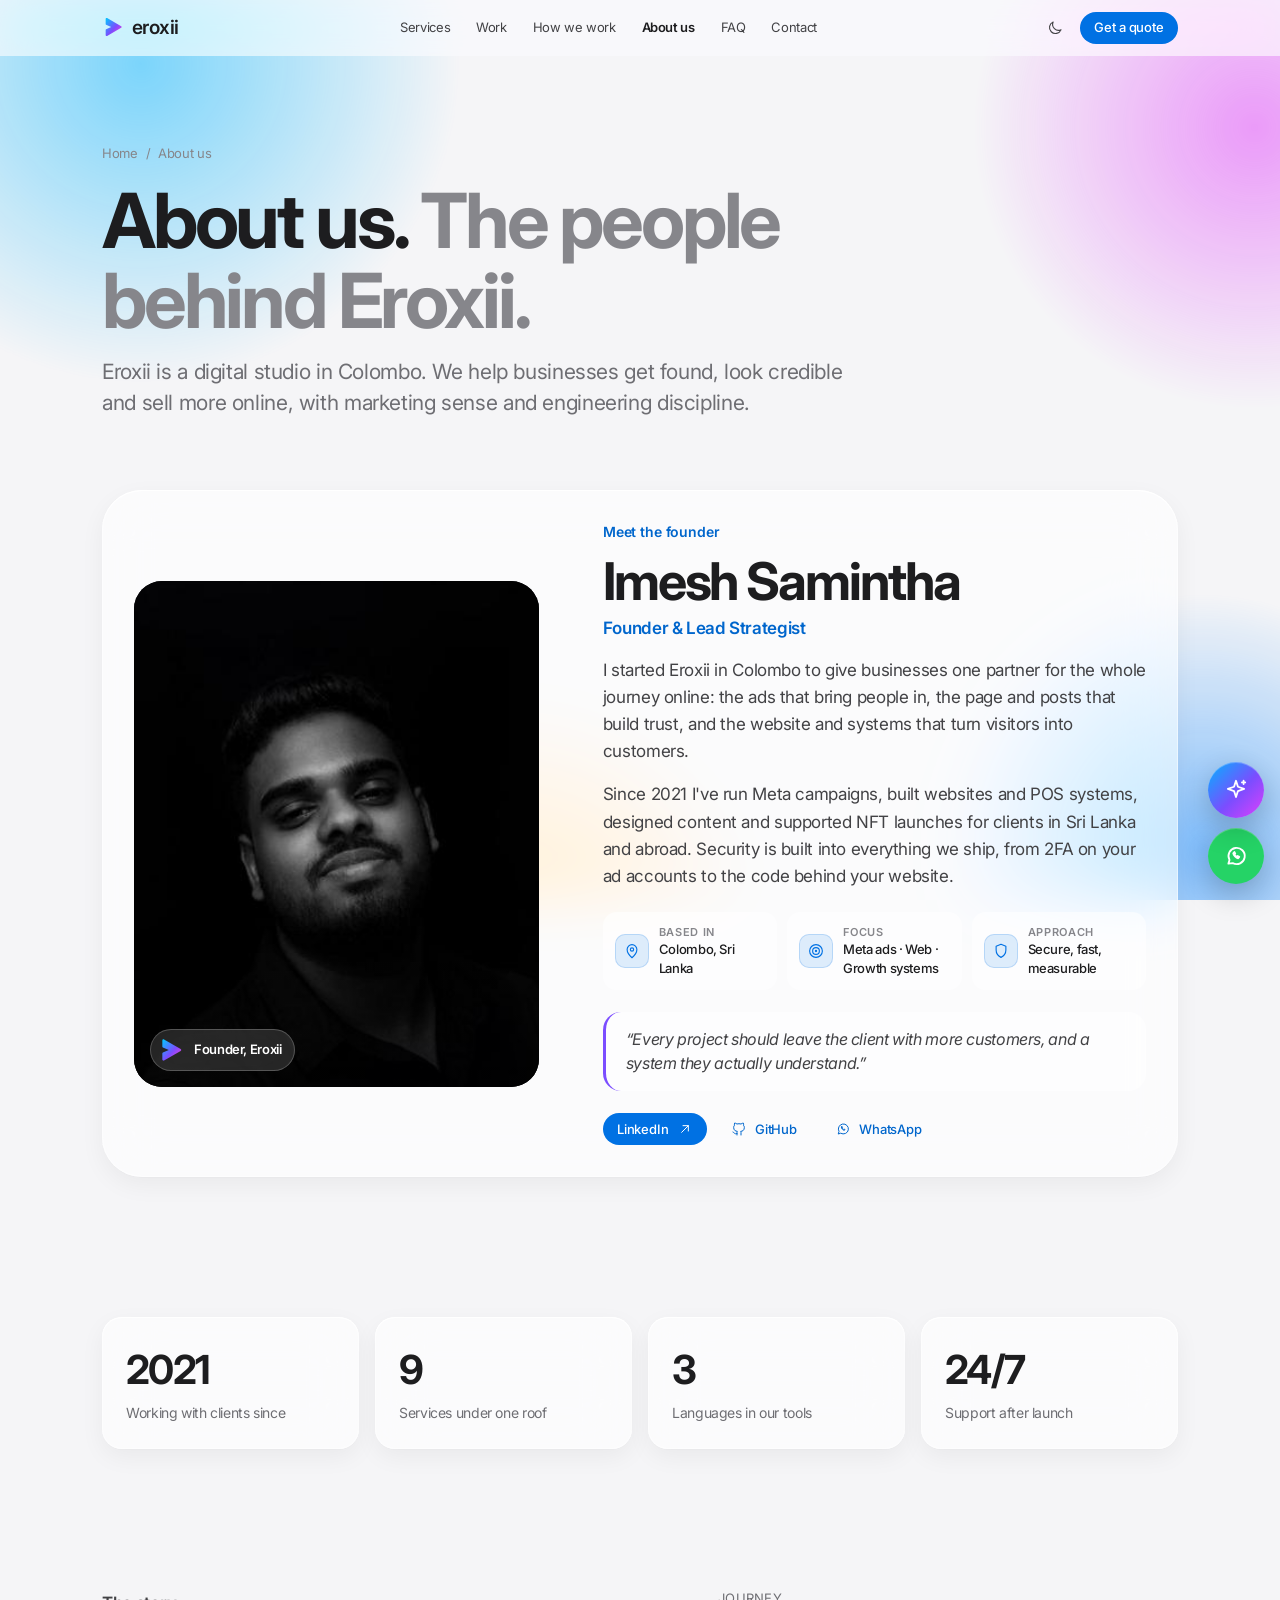
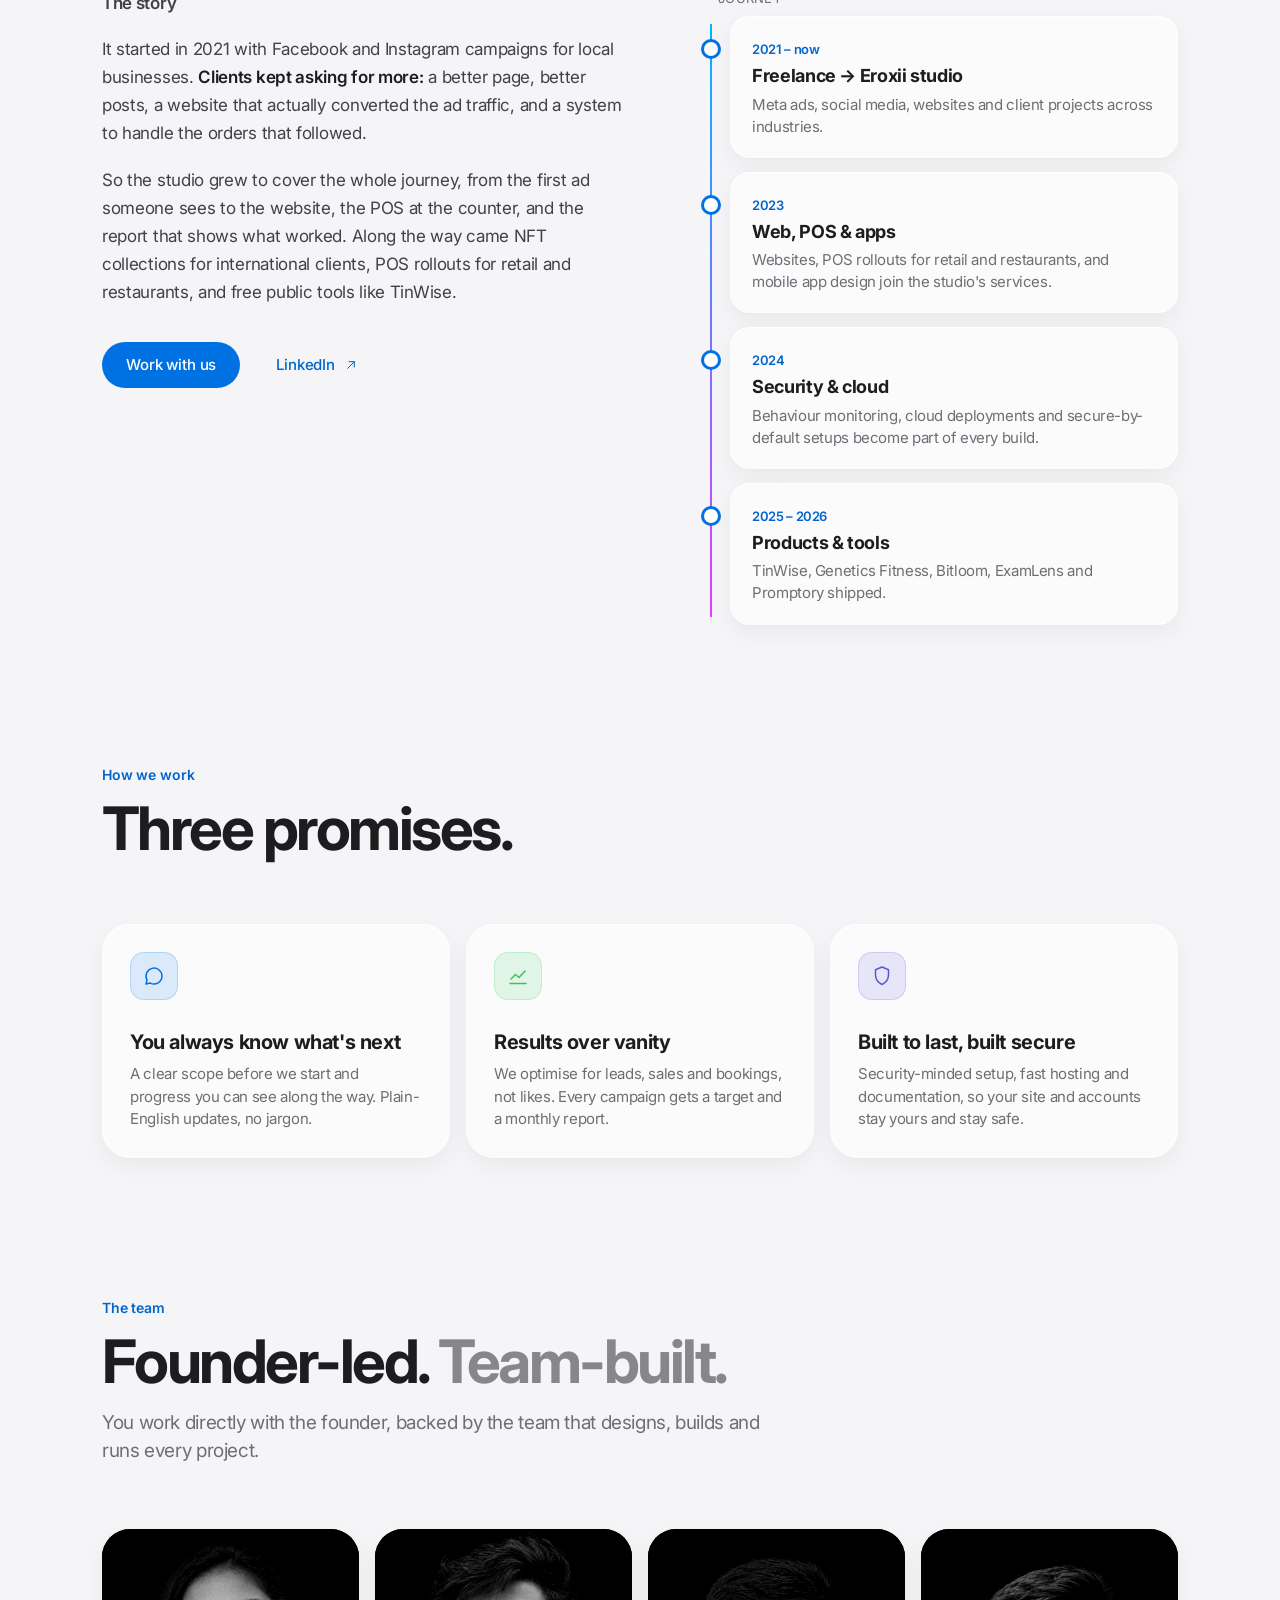
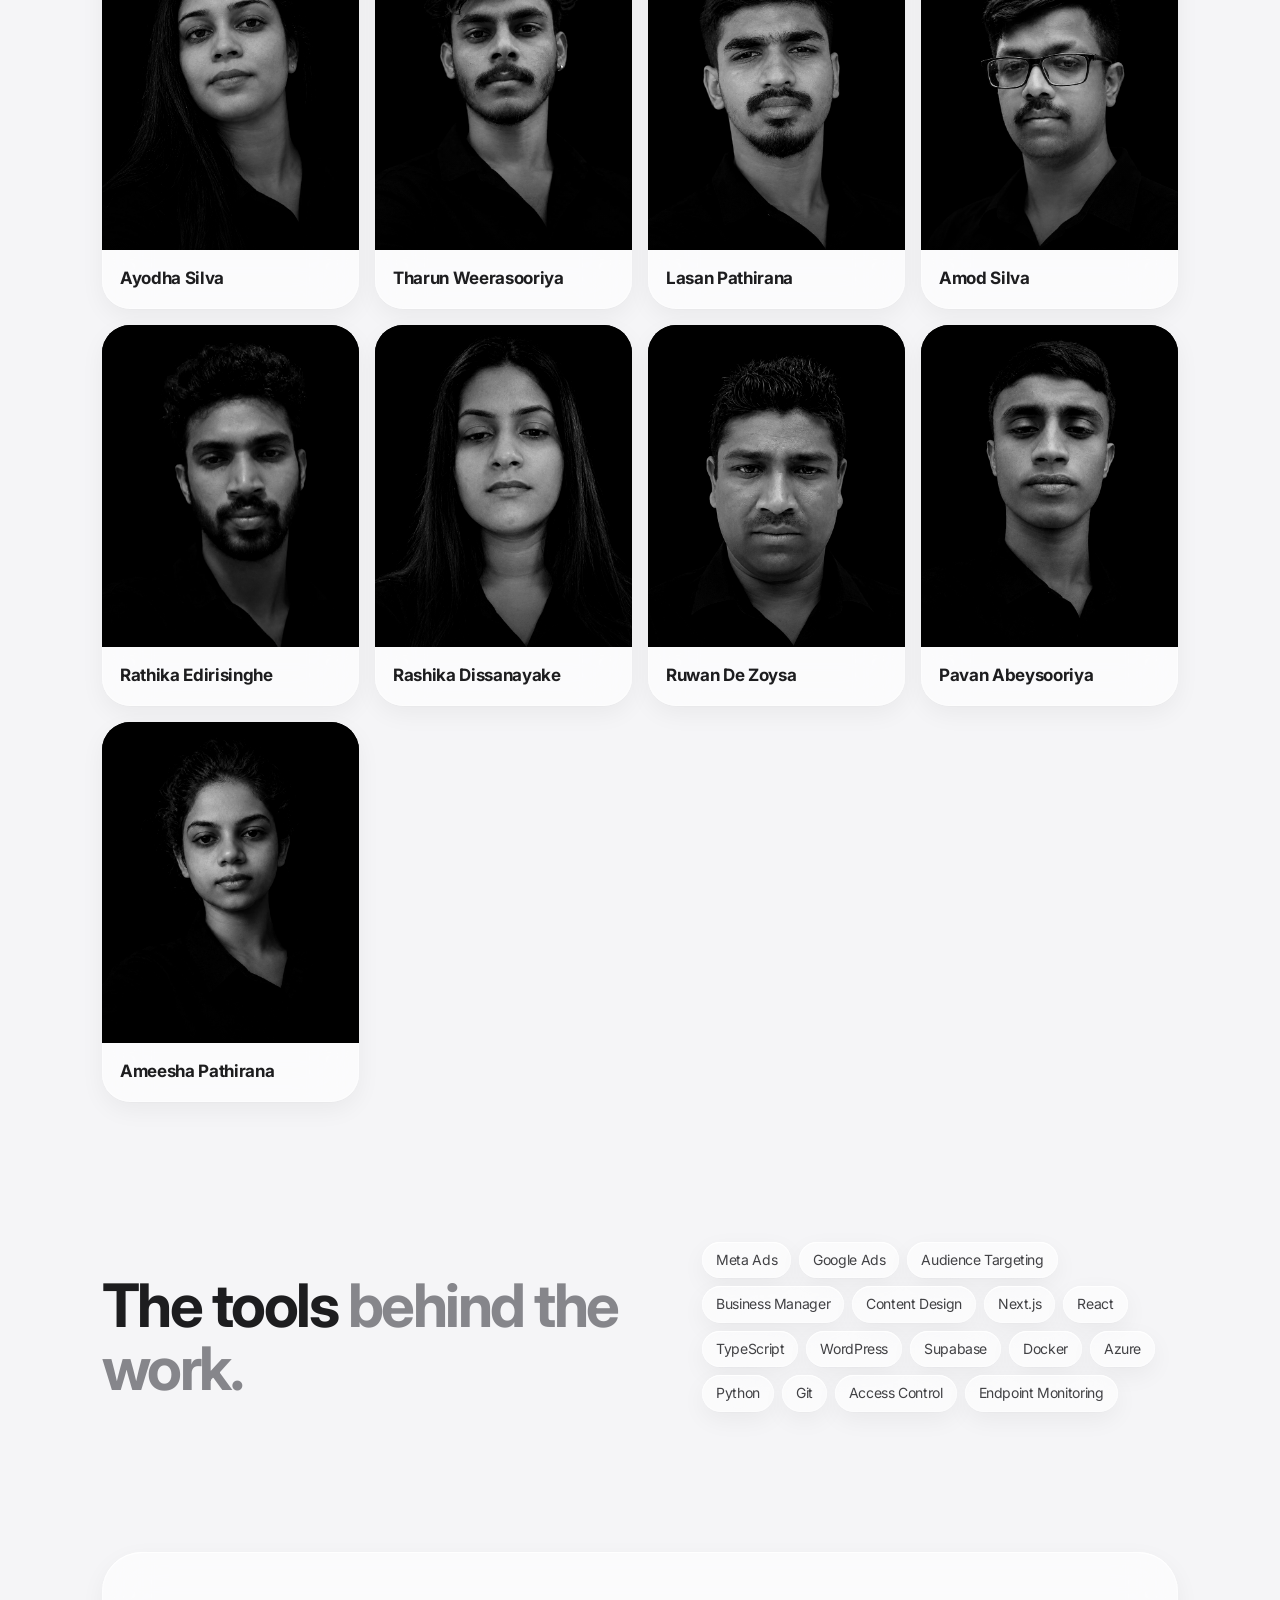
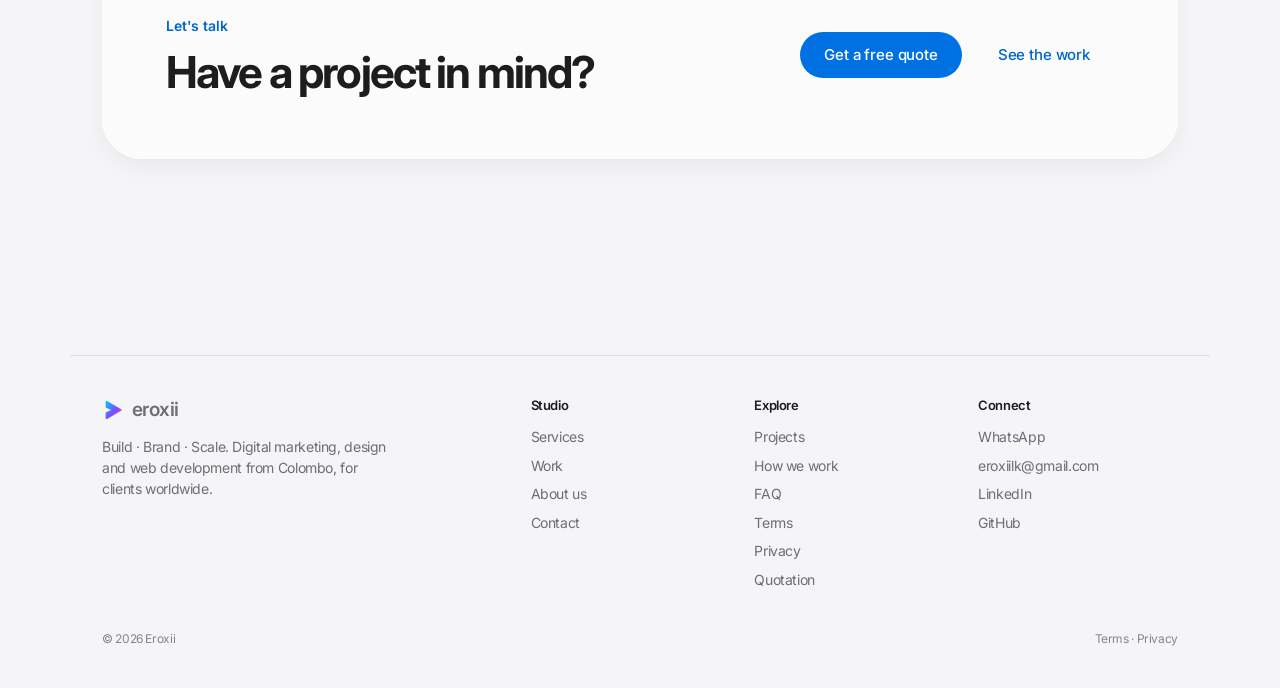
<file: about.html>
<!doctype html>
<html lang="en">
<head>
<meta charset="utf-8">
<meta name="viewport" content="width=device-width, initial-scale=1, viewport-fit=cover">
<title>About Eroxii | Global Digital Studio, Based in Sri Lanka</title>
<meta name="description" content="Meet the Eroxii team: designers, developers and marketers based in Colombo, Sri Lanka, working remotely with businesses worldwide since 2021.">
<meta name="theme-color" content="#f5f5f7" media="(prefers-color-scheme: light)">
<meta name="theme-color" content="#000000" media="(prefers-color-scheme: dark)">
<link rel="preconnect" href="https://fonts.googleapis.com"><link rel="preconnect" href="https://fonts.gstatic.com" crossorigin>
<link href="https://fonts.googleapis.com/css2?family=Inter:wght@400;500;600;700&display=swap" rel="stylesheet">
<link rel="stylesheet" href="assets/site.css">
<script src="assets/data.js"></script>
<!-- seo:start -->
<link rel="canonical" href="https://www.eroxii.space/about.html">
<meta property="og:type" content="website">
<meta property="og:site_name" content="Eroxii">
<meta property="og:locale" content="en_US">
<meta property="og:locale:alternate" content="en_GB">
<meta property="og:locale:alternate" content="en_LK">
<link rel="alternate" hreflang="en" href="https://www.eroxii.space/about.html">
<link rel="alternate" hreflang="x-default" href="https://www.eroxii.space/about.html">
<meta property="og:url" content="https://www.eroxii.space/about.html">
<meta property="og:title" content="About Eroxii | Global Digital Studio, Based in Sri Lanka">
<meta property="og:description" content="Meet the Eroxii team: designers, developers and marketers based in Colombo, Sri Lanka, working remotely with businesses worldwide since 2021.">
<meta property="og:image" content="https://www.eroxii.space/images/og-image.jpg">
<meta property="og:image:width" content="1200">
<meta property="og:image:height" content="630">
<meta name="twitter:card" content="summary_large_image">
<link rel="icon" href="images/favicon.svg" type="image/svg+xml">
<link rel="icon" href="images/icon-192.png" sizes="192x192">
<link rel="apple-touch-icon" href="images/apple-touch-icon.png">
<!-- seo:end -->
</head>
<body data-page="about">
<script src="assets/shell.js"></script>
<main>
  <section class="page-hero">
    <div class="wrap">
      <div class="crumbs r"><a href="index.html">Home</a><span>/</span><span>About us</span></div>
      <h1 class="h2 r" style="--d:1">About us. <span class="soft">The people behind Eroxii.</span></h1>
      <p class="sub r" style="--d:2">Eroxii is a digital studio in Colombo. We help businesses get found, look credible and sell more online, with marketing sense and engineering discipline.</p>
    </div>
  </section>

  <section style="padding-top:0">
    <div class="wrap">
      <article class="founder g r" id="founder"></article>
    </div>
  </section>

  <section style="padding-top:0">
    <div class="wrap">
      <div class="statgrid">
        <div class="st g r"><b>2021</b><span>Working with clients since</span></div>
        <div class="st g r" style="--d:1"><b>9</b><span>Services under one roof</span></div>
        <div class="st g r" style="--d:2"><b>3</b><span>Languages in our tools</span></div>
        <div class="st g r" style="--d:3"><b>24/7</b><span>Support after launch</span></div>
      </div>
    </div>
  </section>

  <section style="padding-top:0">
    <div class="wrap about">
      <div class="about-text prose">
        <p class="eyebrow r">The story</p>
        <p class="r">It started in 2021 with Facebook and Instagram campaigns for local businesses. <strong>Clients kept asking for more:</strong> a better page, better posts, a website that actually converted the ad traffic, and a system to handle the orders that followed.</p>
        <p class="r">So the studio grew to cover the whole journey, from the first ad someone sees to the website, the POS at the counter, and the report that shows what worked. Along the way came NFT collections for international clients, POS rollouts for retail and restaurants, and free public tools like TinWise.</p>
        <div class="ctas r" style="justify-content:flex-start"><a class="btn btn-primary" href="contact.html">Work with us</a><a class="btn btn-ghost" href="https://www.linkedin.com/in/imesh-samintha/" target="_blank" rel="noopener">LinkedIn <svg class="i"><use href="#i-arrow"/></svg></a></div>
      </div>
      <div>
        <p class="group-label r">Journey</p>
        <div class="timeline">
          <div class="tl g r"><span class="y">2021 – now</span><h4>Freelance → Eroxii studio</h4><p>Meta ads, social media, websites and client projects across industries.</p></div>
          <div class="tl g r" style="--d:1"><span class="y">2023</span><h4>Web, POS & apps</h4><p>Websites, POS rollouts for retail and restaurants, and mobile app design join the studio's services.</p></div>
          <div class="tl g r" style="--d:2"><span class="y">2024</span><h4>Security & cloud</h4><p>Behaviour monitoring, cloud deployments and secure-by-default setups become part of every build.</p></div>
          <div class="tl g r" style="--d:3"><span class="y">2025 – 2026</span><h4>Products & tools</h4><p>TinWise, Genetics Fitness, Bitloom, ExamLens and Promptory shipped.</p></div>
        </div>
      </div>
    </div>
  </section>

  <section style="padding-top:0">
    <div class="wrap">
      <div class="head"><p class="eyebrow r">How we work</p><h2 class="h2 r" style="--d:1">Three promises.</h2></div>
      <div class="values">
        <div class="v g r"><span class="ic" style="--c:var(--blue)"><svg class="i"><use href="#i-chat"/></svg></span><h3>You always know what's next</h3><p>A clear scope before we start and progress you can see along the way. Plain-English updates, no jargon.</p></div>
        <div class="v g r" style="--d:1"><span class="ic" style="--c:var(--green)"><svg class="i"><use href="#i-chart"/></svg></span><h3>Results over vanity</h3><p>We optimise for leads, sales and bookings, not likes. Every campaign gets a target and a monthly report.</p></div>
        <div class="v g r" style="--d:2"><span class="ic" style="--c:var(--indigo)"><svg class="i"><use href="#i-shield"/></svg></span><h3>Built to last, built secure</h3><p>Security-minded setup, fast hosting and documentation, so your site and accounts stay yours and stay safe.</p></div>
      </div>
    </div>
  </section>

  <section style="padding-top:0" id="team-section">
    <div class="wrap">
      <div class="head"><p class="eyebrow r">The team</p><h2 class="h2 r" style="--d:1">Founder-led. <span class="soft">Team-built.</span></h2>
        <p class="sub r" style="--d:2">You work directly with the founder, backed by the team that designs, builds and runs every project.</p></div>
      <div class="team" id="team"></div>
    </div>
  </section>

  <section style="padding-top:0">
    <div class="wrap about">
      <div><p class="eyebrow r">Toolkit</p><h2 class="h2 r" style="--d:1">The tools <span class="soft">behind the work.</span></h2></div>
      <div class="skills r" id="skills" style="align-content:start"></div>
    </div>
  </section>

  <section style="padding-top:0">
    <div class="wrap"><div class="cta-band g r">
      <div><p class="eyebrow">Let's talk</p><h2 class="h2">Have a project in mind?</h2></div>
      <div class="ctas" style="margin:0"><a class="btn btn-primary" href="contact.html">Get a free quote</a><a class="btn btn-ghost" href="work.html">See the work</a></div>
    </div></div>
  </section>
</main>
<script>
const F=FOUNDER;
$("#founder").innerHTML=`
  <div class="f-photo"><img src="${F.photo}" alt="${esc(F.name)}, ${esc(F.role)}" width="460" height="460"><span class="f-tag"><svg><use href="#logo"/></svg>Founder, Eroxii</span></div>
  <div><p class="eyebrow">Meet the founder</p><div class="f-name">${esc(F.name)}</div><div class="f-role">${esc(F.role)}</div>
    <div class="f-bio">${F.bio.map(p=>`<p>${esc(p)}</p>`).join("")}</div>
    <div class="f-facts">${F.facts.map(([i,k,v])=>`<div><span class="ic sm" style="--c:var(--blue)">${ico(i)}</span><div class="t"><b>${k}</b><span>${v}</span></div></div>`).join("")}</div>
    <div class="f-quote">“${esc(F.quote)}”</div>
    <div class="f-links"><a class="btn btn-primary btn-sm" href="https://www.linkedin.com/in/imesh-samintha/" target="_blank" rel="noopener">LinkedIn ${ico("arrow")}</a>
      <a class="btn btn-ghost btn-sm" href="https://github.com/imalk22" target="_blank" rel="noopener">${ico("gh")} GitHub</a>
      <a class="btn btn-ghost btn-sm" href="https://wa.me/94779730549" target="_blank" rel="noopener">${ico("wa")} WhatsApp</a></div></div>`;
// Team cards render from TEAM (assets/data.js); empty → section hidden.
$("#team").innerHTML=TEAM.map((m,i)=>`<article class="member g r" style="--d:${i%4}"><div class="ph"><img src="${m.photo}" alt="${esc(m.name)}" loading="lazy"></div>
  <div class="mb"><b>${esc(m.name)}</b>${m.role?`<span>${esc(m.role)}</span>`:""}${m.line?`<p>${esc(m.line)}</p>`:""}</div></article>`).join("");
if(!TEAM.length)$("#team-section").style.display="none";
$("#skills").innerHTML=SKILLS.map(s=>`<span class="skill g">${esc(s)}</span>`).join("");watch(document);
</script>
</body>
</html>
</file>
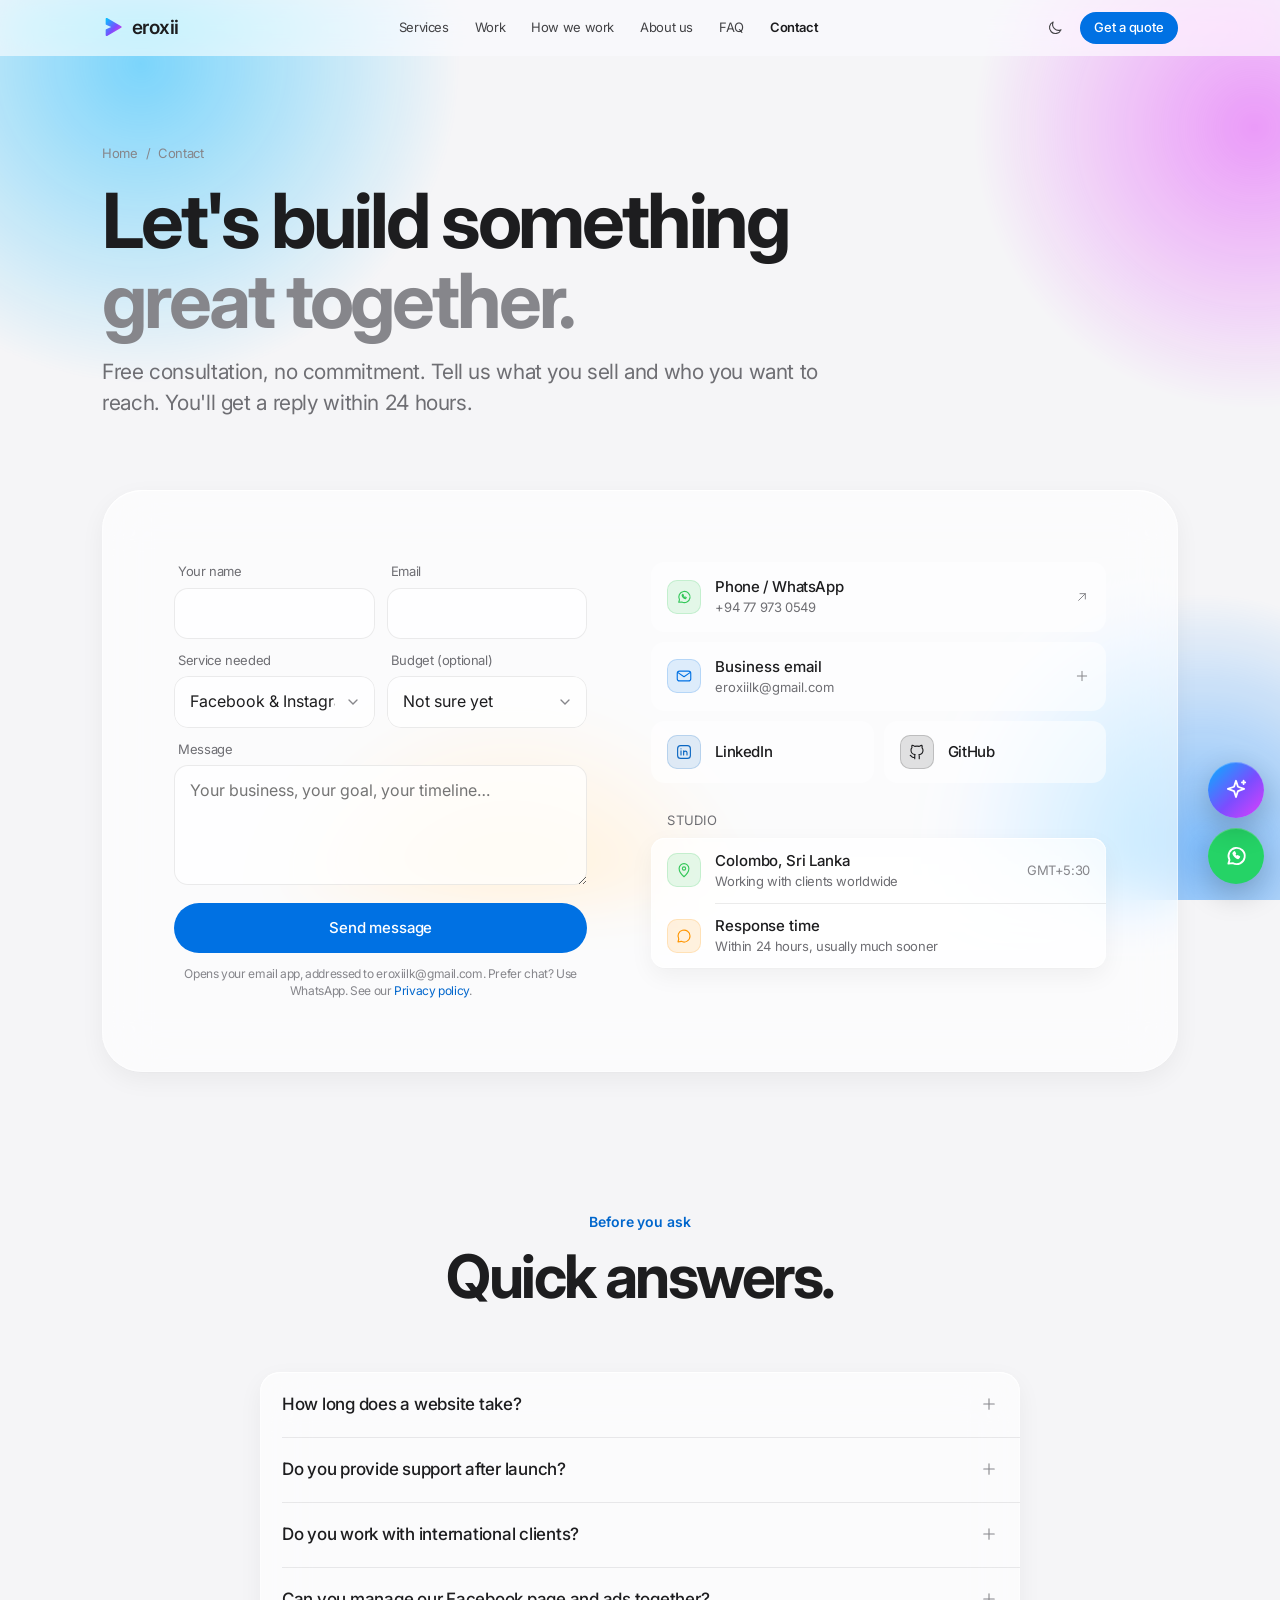
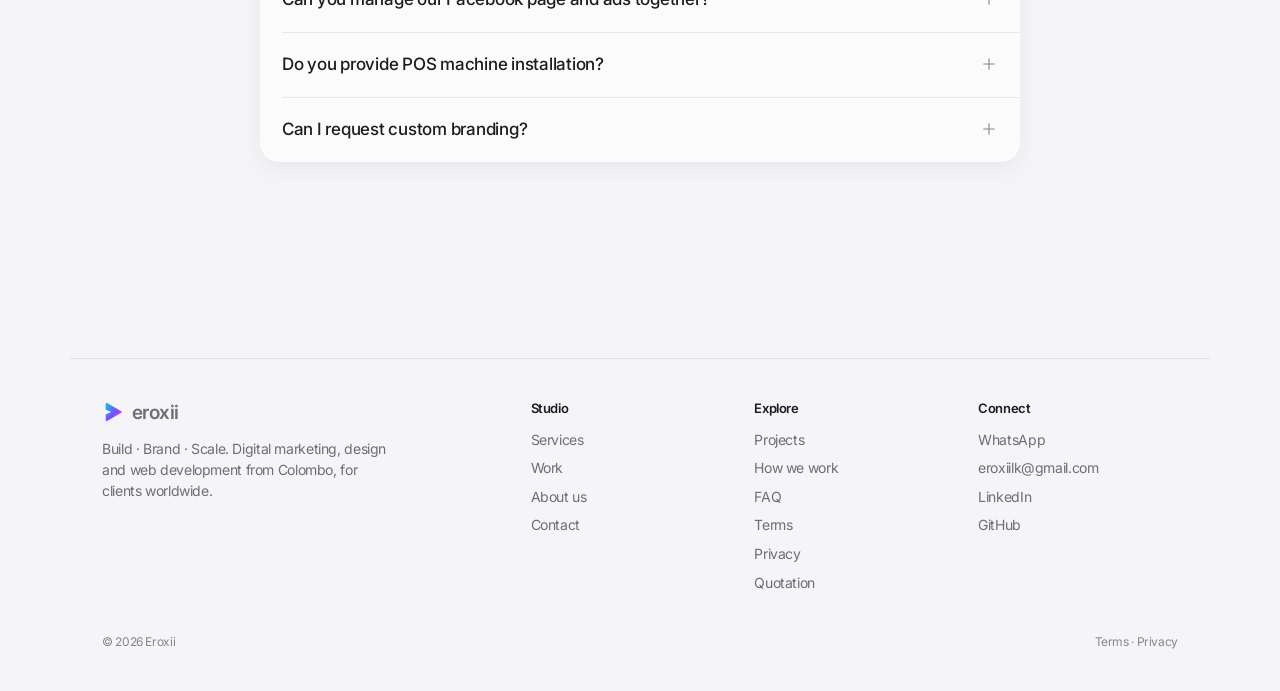
<file: contact.html>
<!doctype html>
<html lang="en">
<head>
<meta charset="utf-8">
<meta name="viewport" content="width=device-width, initial-scale=1, viewport-fit=cover">
<title>Contact Eroxii | Free Quote for Websites &amp; Ads, Worldwide</title>
<meta name="description" content="Get a free quote for web design, Facebook ads, social media or a POS system, wherever you are. WhatsApp +94 77 973 0549 or email eroxiilk@gmail.com.">
<meta name="theme-color" content="#f5f5f7" media="(prefers-color-scheme: light)">
<meta name="theme-color" content="#000000" media="(prefers-color-scheme: dark)">
<link rel="preconnect" href="https://fonts.googleapis.com"><link rel="preconnect" href="https://fonts.gstatic.com" crossorigin>
<link href="https://fonts.googleapis.com/css2?family=Inter:wght@400;500;600;700&display=swap" rel="stylesheet">
<link rel="stylesheet" href="assets/site.css">
<script src="assets/data.js"></script>
<!-- seo:start -->
<link rel="canonical" href="https://www.eroxii.space/contact.html">
<meta property="og:type" content="website">
<meta property="og:site_name" content="Eroxii">
<meta property="og:locale" content="en_US">
<meta property="og:locale:alternate" content="en_GB">
<meta property="og:locale:alternate" content="en_LK">
<link rel="alternate" hreflang="en" href="https://www.eroxii.space/contact.html">
<link rel="alternate" hreflang="x-default" href="https://www.eroxii.space/contact.html">
<meta property="og:url" content="https://www.eroxii.space/contact.html">
<meta property="og:title" content="Contact Eroxii | Free Quote for Websites &amp; Ads, Worldwide">
<meta property="og:description" content="Get a free quote for web design, Facebook ads, social media or a POS system, wherever you are. WhatsApp +94 77 973 0549 or email eroxiilk@gmail.com.">
<meta property="og:image" content="https://www.eroxii.space/images/og-image.jpg">
<meta property="og:image:width" content="1200">
<meta property="og:image:height" content="630">
<meta name="twitter:card" content="summary_large_image">
<link rel="icon" href="images/favicon.svg" type="image/svg+xml">
<link rel="icon" href="images/icon-192.png" sizes="192x192">
<link rel="apple-touch-icon" href="images/apple-touch-icon.png">
<!-- seo:end -->
</head>
<body data-page="contact">
<script src="assets/shell.js"></script>
<main>
  <section class="page-hero">
    <div class="wrap">
      <div class="crumbs r"><a href="index.html">Home</a><span>/</span><span>Contact</span></div>
      <h1 class="h2 r" style="--d:1">Let's build something <span class="soft">great together.</span></h1>
      <p class="sub r" style="--d:2">Free consultation, no commitment. Tell us what you sell and who you want to reach. You'll get a reply within 24 hours.</p>
    </div>
  </section>

  <section style="padding-top:0">
    <div class="wrap">
      <div class="contact g r">
        <form id="form" novalidate>
          <div class="two">
            <div class="field"><label for="f-name">Your name</label><input id="f-name" name="name" autocomplete="name" required></div>
            <div class="field"><label for="f-email">Email</label><input id="f-email" name="email" type="email" autocomplete="email" required></div>
          </div>
          <div class="two">
            <div class="field"><label for="f-svc">Service needed</label><select id="f-svc" name="service"></select></div>
            <div class="field"><label for="f-budget">Budget (optional)</label><select id="f-budget" name="budget"><option>Not sure yet</option><option>Under LKR 50k</option><option>LKR 50k – 150k</option><option>LKR 150k – 500k</option><option>LKR 500k+</option></select></div>
          </div>
          <div class="field"><label for="f-msg">Message</label><textarea id="f-msg" name="message" placeholder="Your business, your goal, your timeline…" required></textarea></div>
          <button class="btn btn-primary" type="submit">Send message</button>
          <p class="note">Opens your email app, addressed to eroxiilk@gmail.com. Prefer chat? Use WhatsApp. See our <a href="privacy.html" style="color:var(--blue-ink)">Privacy policy</a>.</p>
        </form>
        <div>
          <div class="tiles" style="margin-top:0">
            <a class="tile" href="https://wa.me/94779730549" target="_blank" rel="noopener"><span class="ic sm" style="--c:var(--green)"><svg class="i"><use href="#i-wa"/></svg></span><div class="t"><b>Phone / WhatsApp</b><span>+94 77 973 0549</span></div><svg class="i"><use href="#i-arrow"/></svg></a>
            <button class="tile" data-copy="eroxiilk@gmail.com"><span class="ic sm" style="--c:var(--blue)"><svg class="i"><use href="#i-mail"/></svg></span><div class="t"><b>Business email</b><span>eroxiilk@gmail.com</span></div><svg class="i"><use href="#i-plus"/></svg></button>
            <div style="display:grid;grid-template-columns:1fr 1fr;gap:10px">
              <a class="tile" href="https://www.linkedin.com/in/imesh-samintha/" target="_blank" rel="noopener"><span class="ic sm" style="--c:#0a66c2"><svg class="i"><use href="#i-in"/></svg></span><div class="t"><b>LinkedIn</b></div></a>
              <a class="tile" href="https://github.com/imalk22" target="_blank" rel="noopener"><span class="ic sm" style="--c:var(--ink)"><svg class="i"><use href="#i-gh"/></svg></span><div class="t"><b>GitHub</b></div></a>
            </div>
          </div>
          <p class="group-label" style="margin:28px 0 8px 16px">Studio</p>
          <div class="group g">
            <div class="row"><span class="ic sm" style="--c:var(--green)"><svg class="i"><use href="#i-pin"/></svg></span><div class="t"><b>Colombo, Sri Lanka</b><span>Working with clients worldwide</span></div><span class="v">GMT+5:30</span></div>
            <div class="row"><span class="ic sm" style="--c:var(--orange)"><svg class="i"><use href="#i-chat"/></svg></span><div class="t"><b>Response time</b><span>Within 24 hours, usually much sooner</span></div></div>
          </div>
        </div>
      </div>
    </div>
  </section>

  <section style="padding-top:0">
    <div class="wrap">
      <div class="head center"><p class="eyebrow r">Before you ask</p><h2 class="h2 r" style="--d:1">Quick answers.</h2></div>
      <div class="faq g r" id="faqs"></div>
    </div>
  </section>
</main>
<script>
$("#faqs").innerHTML=FAQ.map(([q,a])=>`<details><summary>${q}${ico("plus")}</summary><div class="ans"><div><p>${a}</p></div></div></details>`).join("");
watch(document);
</script>
</body>
</html>
</file>
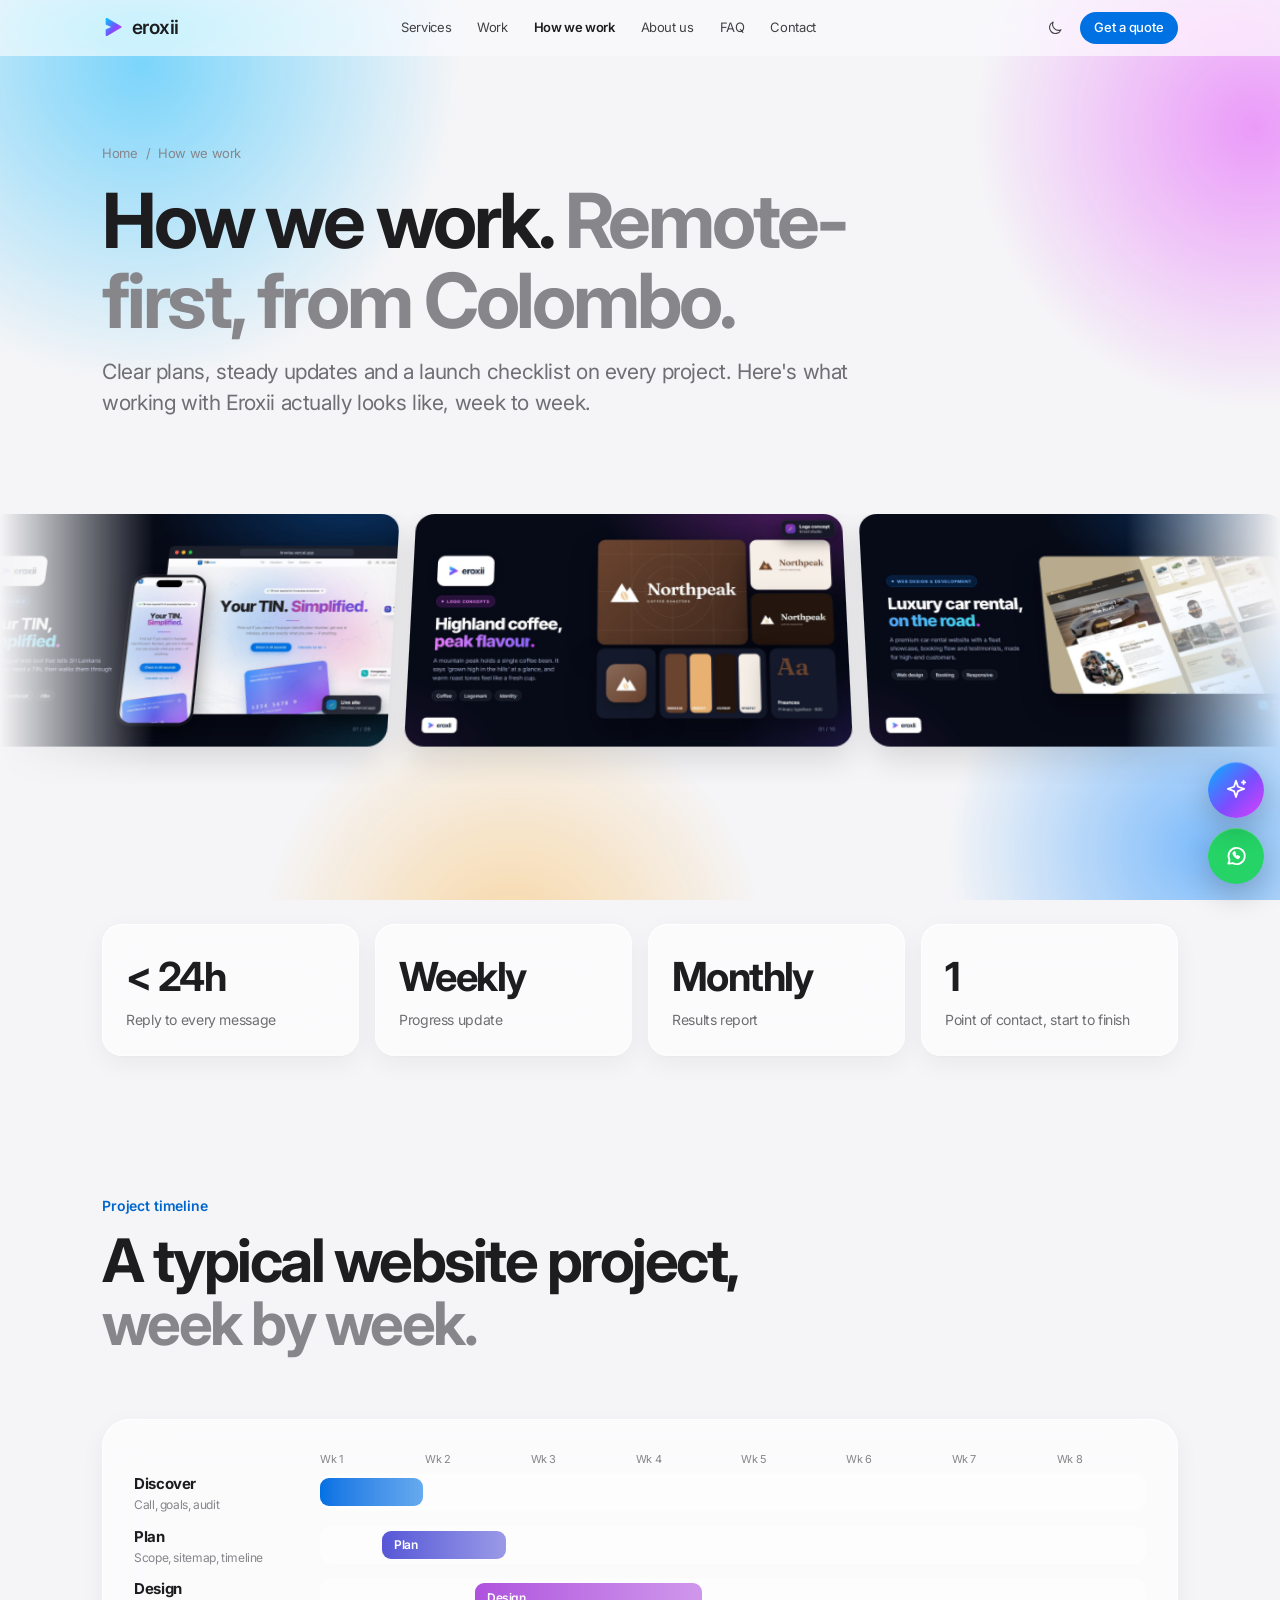
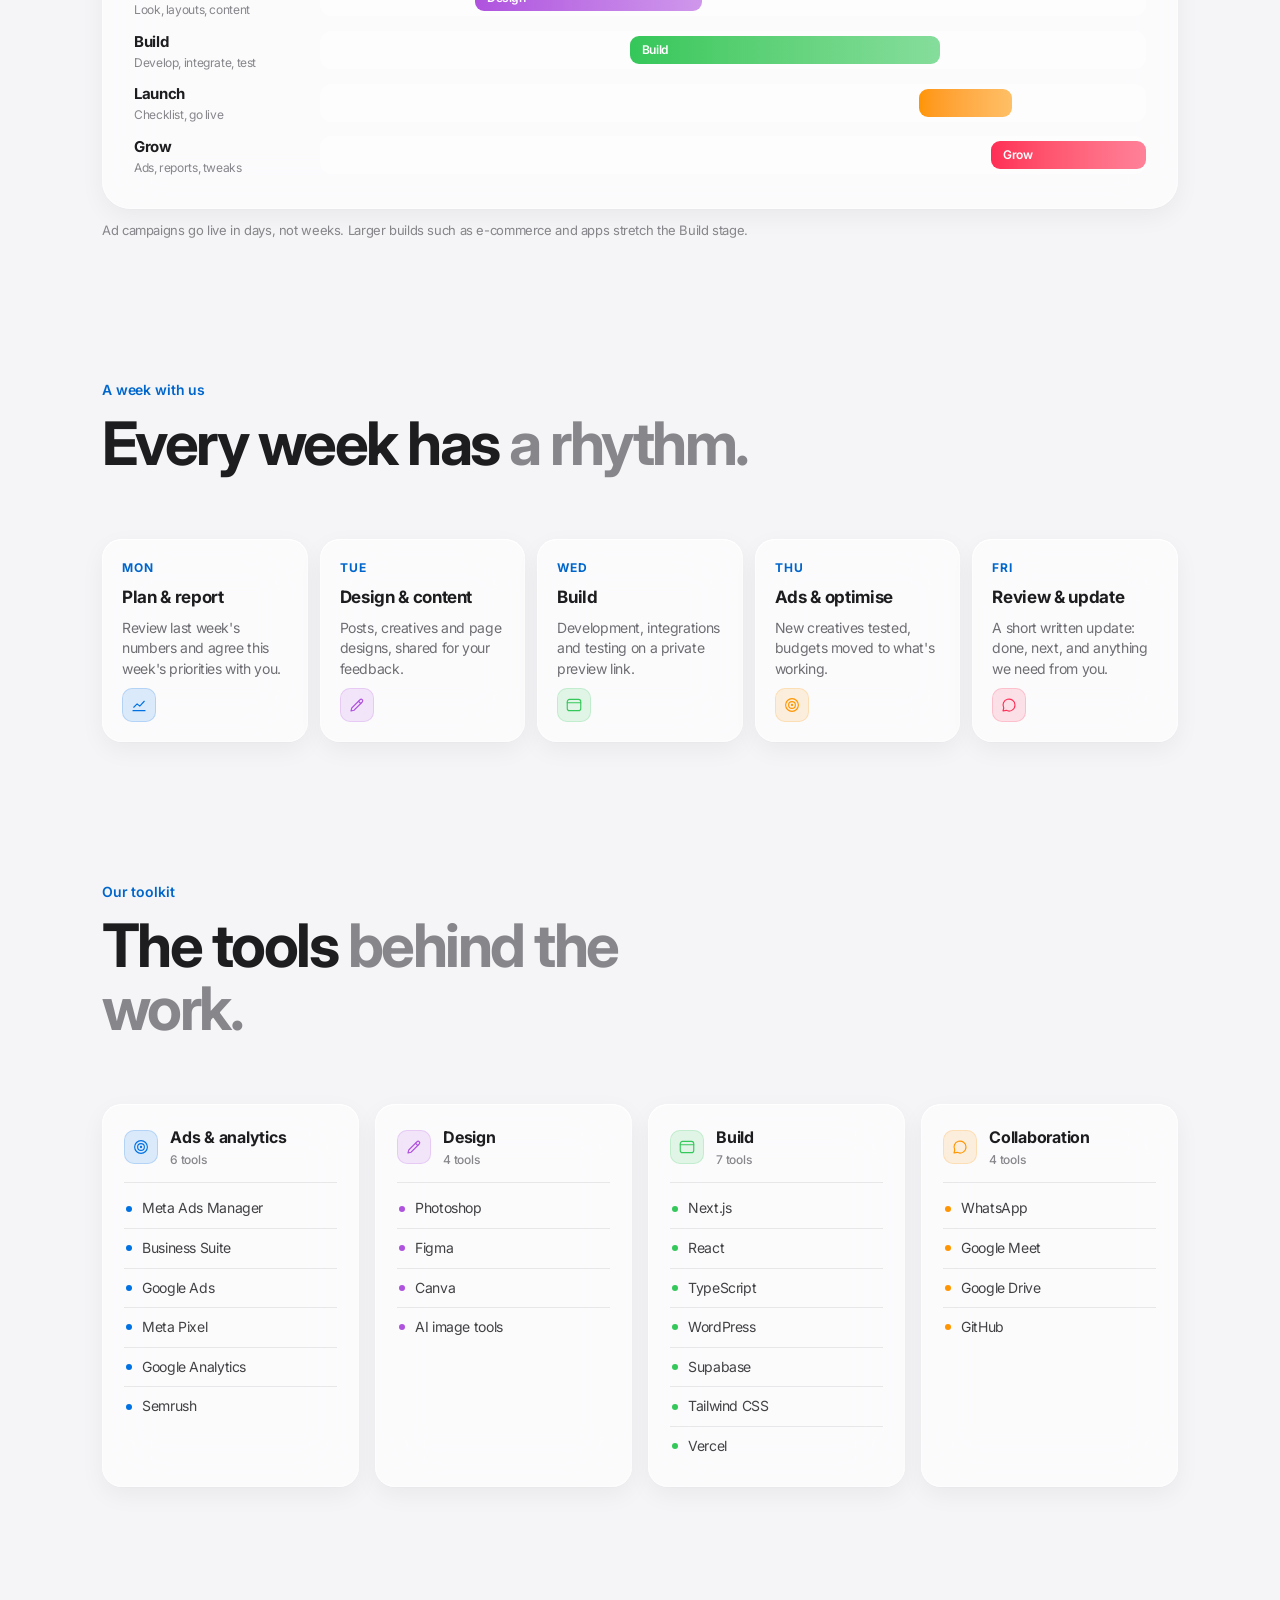
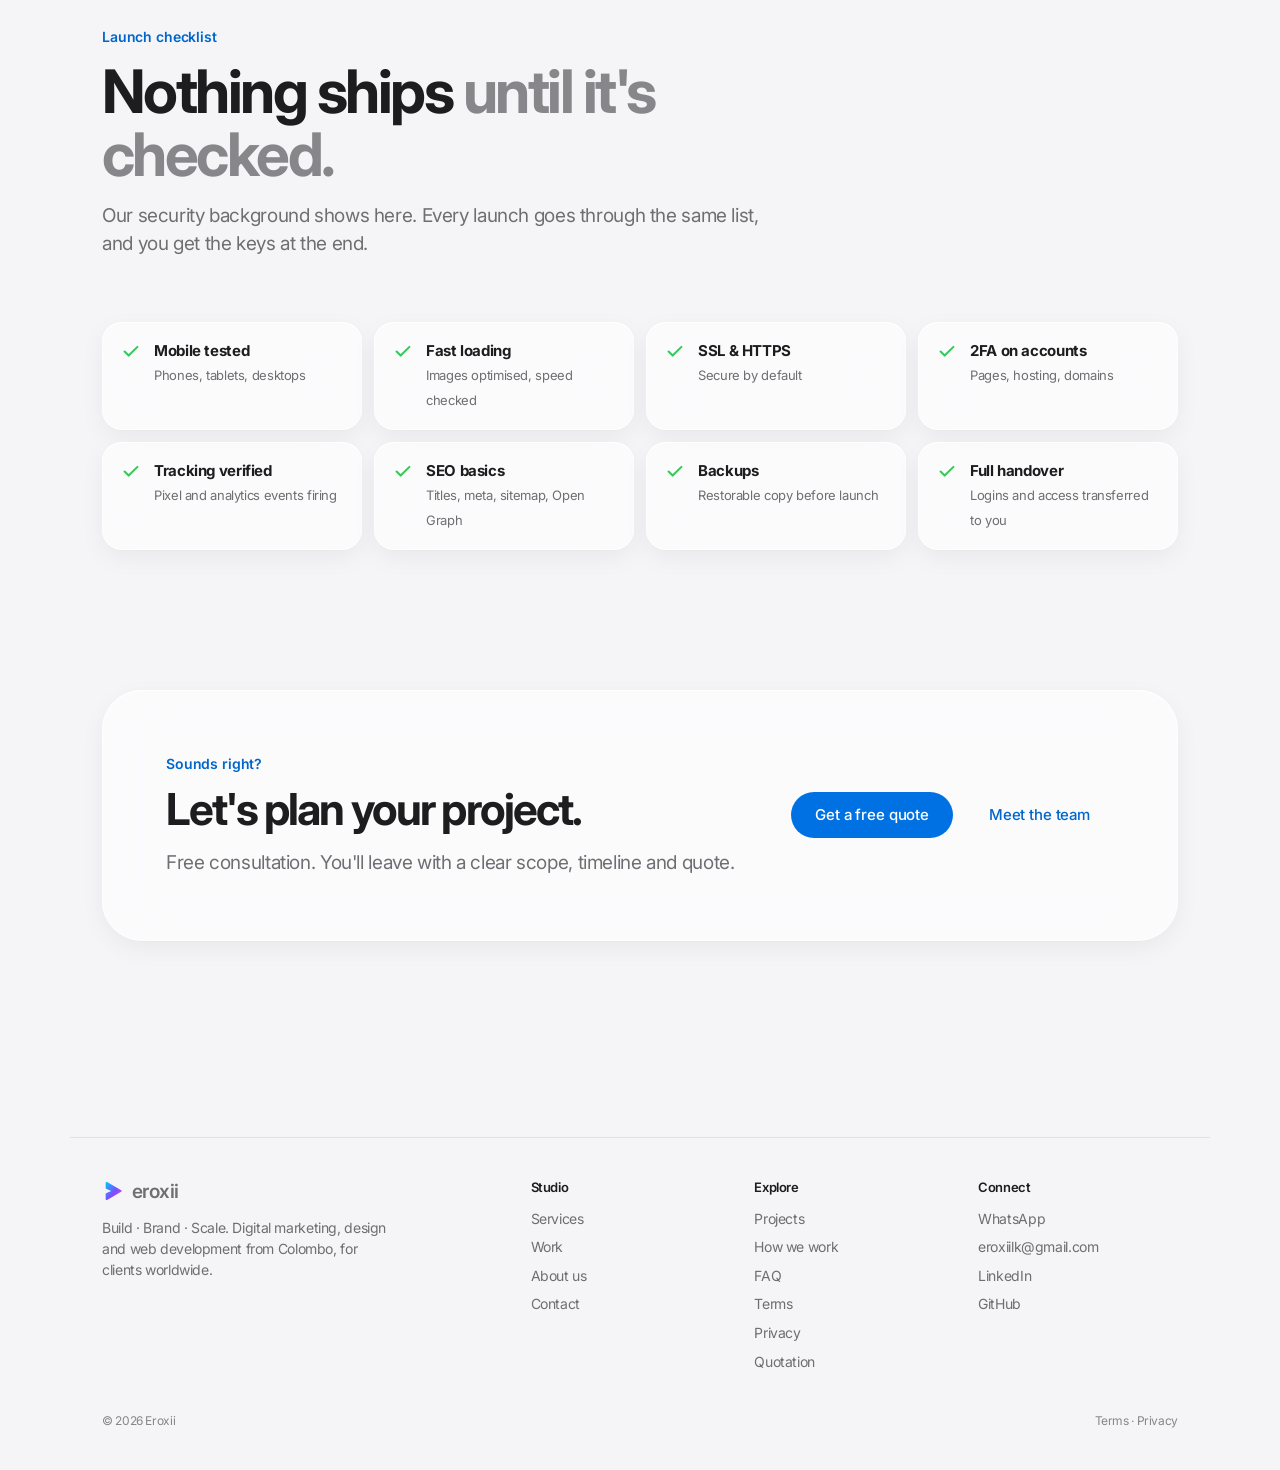
<file: how-we-work.html>
<!doctype html>
<html lang="en">
<head>
<meta charset="utf-8">
<meta name="viewport" content="width=device-width, initial-scale=1, viewport-fit=cover">
<title>How We Work Remotely With Clients Worldwide | Eroxii</title>
<meta name="description" content="How Eroxii runs projects for clients in any country and time zone: clear scope, weekly updates over WhatsApp, Zoom or email, a launch checklist and support after launch.">
<meta name="theme-color" content="#f5f5f7" media="(prefers-color-scheme: light)">
<meta name="theme-color" content="#000000" media="(prefers-color-scheme: dark)">
<link rel="preconnect" href="https://fonts.googleapis.com"><link rel="preconnect" href="https://fonts.gstatic.com" crossorigin>
<link href="https://fonts.googleapis.com/css2?family=Inter:wght@400;500;600;700&display=swap" rel="stylesheet">
<link rel="stylesheet" href="assets/site.css">
<style>
.gantt{display:grid;gap:10px}
.gr{display:grid;grid-template-columns:170px 1fr;gap:16px;align-items:center}
.gr b{font-size:15px}.gr small{display:block;font-size:12px;color:var(--faint)}
.gtrack{position:relative;height:38px;border-radius:12px;background:color-mix(in srgb,var(--surface) 45%,transparent)}
.gbar{position:absolute;top:5px;bottom:5px;border-radius:9px;background:linear-gradient(90deg,var(--c),color-mix(in srgb,var(--c) 60%,#fff));
  display:flex;align-items:center;padding:0 12px;color:#fff;font-size:12px;font-weight:600;white-space:nowrap;transform-origin:0 50%;transform:scaleX(0);transition:transform 1.2s var(--spring)}
.gantt.in .gbar{transform:none}
.gscale{display:grid;grid-template-columns:170px repeat(8,1fr);gap:0 16px;font-size:11px;color:var(--faint);margin-bottom:4px}
.gscale span:first-child{grid-column:1}
.week{display:grid;grid-template-columns:repeat(5,1fr);gap:12px}
.day{padding:20px;border-radius:var(--r-md);min-height:200px;display:flex;flex-direction:column;gap:8px}
.day .dn{font-size:12px;font-weight:700;color:var(--blue-ink);letter-spacing:.08em;text-transform:uppercase}
.day h4{font-size:17px;letter-spacing:-.02em}
.day p{font-size:14px;color:var(--muted)}
.day .ic{margin-top:auto}
.toolgrid{display:grid;grid-template-columns:repeat(4,1fr);gap:16px}
.toolcol{padding:22px;border-radius:var(--r-md);display:flex;flex-direction:column}
.toolcol .th{display:flex;align-items:center;gap:12px;padding-bottom:14px;border-bottom:1px solid var(--line)}
.toolcol h4{font-size:16px;letter-spacing:-.015em}
.toolcol h4 small{display:block;font-size:12px;font-weight:500;color:var(--faint);margin-top:1px}
.toolcol ul{list-style:none;margin-top:6px}
.toolcol li{display:flex;align-items:center;gap:10px;padding:9px 2px;font-size:14px;color:var(--ink-2)}
.toolcol li+li{border-top:1px solid var(--line)}
.toolcol li::before{content:"";width:6px;height:6px;border-radius:50%;background:var(--c);flex:none}
.check{display:grid;grid-template-columns:repeat(4,1fr);gap:12px}
.ck2{padding:18px;border-radius:var(--r-md);display:flex;gap:12px;align-items:flex-start}
.ck2 svg{width:22px;height:22px;color:var(--green);flex:none;stroke-width:2.2}
.ck2 b{display:block;font-size:15px}.ck2 span{font-size:13px;color:var(--muted)}
@media (max-width:980px){.week{grid-template-columns:1fr 1fr}.toolgrid,.check{grid-template-columns:1fr 1fr}}
@media (max-width:620px){.week,.toolgrid,.check{grid-template-columns:1fr}.gr{grid-template-columns:1fr;gap:6px}.gscale{display:none}.day{min-height:0}}
</style>
<script src="assets/data.js"></script>
<!-- seo:start -->
<link rel="canonical" href="https://www.eroxii.space/how-we-work.html">
<meta property="og:type" content="website">
<meta property="og:site_name" content="Eroxii">
<meta property="og:locale" content="en_US">
<meta property="og:locale:alternate" content="en_GB">
<meta property="og:locale:alternate" content="en_LK">
<link rel="alternate" hreflang="en" href="https://www.eroxii.space/how-we-work.html">
<link rel="alternate" hreflang="x-default" href="https://www.eroxii.space/how-we-work.html">
<meta property="og:url" content="https://www.eroxii.space/how-we-work.html">
<meta property="og:title" content="How We Work Remotely With Clients Worldwide | Eroxii">
<meta property="og:description" content="How Eroxii runs projects for clients in any country and time zone: clear scope, weekly updates over WhatsApp, Zoom or email, a launch checklist and support after launch.">
<meta property="og:image" content="https://www.eroxii.space/images/og-image.jpg">
<meta property="og:image:width" content="1200">
<meta property="og:image:height" content="630">
<meta name="twitter:card" content="summary_large_image">
<link rel="icon" href="images/favicon.svg" type="image/svg+xml">
<link rel="icon" href="images/icon-192.png" sizes="192x192">
<link rel="apple-touch-icon" href="images/apple-touch-icon.png">
<!-- seo:end -->
</head>
<body data-page="how-we-work">
<script src="assets/shell.js"></script>
<main>
  <section class="page-hero" style="padding-bottom:0;overflow:hidden">
    <div class="wrap">
      <div class="crumbs r"><a href="index.html">Home</a><span>/</span><span>How we work</span></div>
      <h1 class="h2 r" style="--d:1">How we work. <span class="soft">Remote-first, from Colombo.</span></h1>
      <p class="sub r" style="--d:2">Clear plans, steady updates and a launch checklist on every project. Here's what working with Eroxii actually looks like, week to week.</p>
    </div>
    <div class="reel r" style="--d:3" aria-hidden="true"><div class="reel-in"><div class="track" id="t1"></div></div></div>
  </section>

  <section>
    <div class="wrap">
      <div class="statgrid">
        <div class="st g r"><b>&lt; 24h</b><span>Reply to every message</span></div>
        <div class="st g r" style="--d:1"><b>Weekly</b><span>Progress update</span></div>
        <div class="st g r" style="--d:2"><b>Monthly</b><span>Results report</span></div>
        <div class="st g r" style="--d:3"><b>1</b><span>Point of contact, start to finish</span></div>
      </div>
    </div>
  </section>

  <section style="padding-top:0">
    <div class="wrap">
      <div class="head"><p class="eyebrow r">Project timeline</p><h2 class="h2 r" style="--d:1">A typical website project, <span class="soft">week by week.</span></h2></div>
      <div class="g r" style="padding:clamp(18px,3vw,32px);border-radius:var(--r-lg)">
        <div class="gscale"><span></span><span>Wk 1</span><span>Wk 2</span><span>Wk 3</span><span>Wk 4</span><span>Wk 5</span><span>Wk 6</span><span>Wk 7</span><span>Wk 8</span></div>
        <div class="gantt r" id="gantt"></div>
      </div>
      <p class="r" style="font-size:13px;color:var(--faint);margin-top:12px">Ad campaigns go live in days, not weeks. Larger builds such as e-commerce and apps stretch the Build stage.</p>
    </div>
  </section>

  <section style="padding-top:0">
    <div class="wrap">
      <div class="head"><p class="eyebrow r">A week with us</p><h2 class="h2 r" style="--d:1">Every week has <span class="soft">a rhythm.</span></h2></div>
      <div class="week" id="week"></div>
    </div>
  </section>

  <section style="padding-top:0">
    <div class="wrap">
      <div class="head"><p class="eyebrow r">Our toolkit</p><h2 class="h2 r" style="--d:1">The tools <span class="soft">behind the work.</span></h2></div>
      <div class="toolgrid" id="tools"></div>
    </div>
  </section>

  <section style="padding-top:0">
    <div class="wrap">
      <div class="head"><p class="eyebrow r">Launch checklist</p><h2 class="h2 r" style="--d:1">Nothing ships <span class="soft">until it's checked.</span></h2>
        <p class="sub r" style="--d:2">Our security background shows here. Every launch goes through the same list, and you get the keys at the end.</p></div>
      <div class="check" id="check"></div>
    </div>
  </section>

  <section style="padding-top:0">
    <div class="wrap"><div class="cta-band g r">
      <div><p class="eyebrow">Sounds right?</p><h2 class="h2">Let's plan your project.</h2><p class="sub">Free consultation. You'll leave with a clear scope, timeline and quote.</p></div>
      <div class="ctas" style="margin:0"><a class="btn btn-primary" href="contact.html">Get a free quote</a><a class="btn btn-ghost" href="about.html#team-section">Meet the team</a></div>
    </div></div>
  </section>
</main>
<script>
// Real work, not stock photos: reel of rendered portfolio slides
const reelImgs=["studio/web/tools-01","studio/web/logos-01","showcase/web/web-03","studio/web/fbads-01","showcase/web/pos-01","studio/web/strategy-01","showcase/web/mobile-02","studio/web/flyers-03"].map(s=>`concepts/${s}.jpg`);
$("#t1").innerHTML=[...reelImgs,...reelImgs].map(s=>`<img src="${s}" alt="" loading="lazy" style="aspect-ratio:16/9">`).join("");

const G=[["Discover","Call, goals, audit","--blue",0,1],["Plan","Scope, sitemap, timeline","--indigo",.6,1.2],["Design","Look, layouts, content","--purple",1.5,2.2],["Build","Develop, integrate, test","--green",3,3],["Launch","Checklist, go live","--orange",5.8,.9],["Grow","Ads, reports, tweaks","--pink",6.5,1.5]];
$("#gantt").innerHTML=G.map(([t,s,c,a,w],i)=>`<div class="gr"><div><b>${t}</b><small>${s}</small></div><div class="gtrack"><span class="gbar" style="--c:var(${c});left:${a/8*100}%;width:${w/8*100}%;transition-delay:${i*120}ms">${w>1?t:""}</span></div></div>`).join("");

$("#week").innerHTML=[["Mon","Plan & report","Review last week's numbers and agree this week's priorities with you.","chart","--blue"],
  ["Tue","Design & content","Posts, creatives and page designs, shared for your feedback.","pen","--purple"],
  ["Wed","Build","Development, integrations and testing on a private preview link.","browser","--green"],
  ["Thu","Ads & optimise","New creatives tested, budgets moved to what's working.","target","--orange"],
  ["Fri","Review & update","A short written update: done, next, and anything we need from you.","chat","--pink"]]
 .map((d,i)=>`<div class="day g r" style="--d:${i}"><span class="dn">${d[0]}</span><h4>${d[1]}</h4><p>${d[2]}</p><span class="ic sm" style="--c:var(${d[4]})">${ico(d[3])}</span></div>`).join("");

$("#tools").innerHTML=[["target","--blue","Ads & analytics",["Meta Ads Manager","Business Suite","Google Ads","Meta Pixel","Google Analytics","Semrush"]],
  ["pen","--purple","Design",["Photoshop","Figma","Canva","AI image tools"]],
  ["browser","--green","Build",["Next.js","React","TypeScript","WordPress","Supabase","Tailwind CSS","Vercel"]],
  ["chat","--orange","Collaboration",["WhatsApp","Google Meet","Google Drive","GitHub"]]]
 .map((c,i)=>`<div class="toolcol g r" style="--d:${i};--c:var(${c[1]})"><div class="th"><span class="ic sm">${ico(c[0])}</span><h4>${c[2]}<small>${c[3].length} tools</small></h4></div><ul>${c[3].map(t=>`<li>${t}</li>`).join("")}</ul></div>`).join("");

$("#check").innerHTML=[["Mobile tested","Phones, tablets, desktops"],["Fast loading","Images optimised, speed checked"],["SSL & HTTPS","Secure by default"],["2FA on accounts","Pages, hosting, domains"],
  ["Tracking verified","Pixel and analytics events firing"],["SEO basics","Titles, meta, sitemap, Open Graph"],["Backups","Restorable copy before launch"],["Full handover","Logins and access transferred to you"]]
 .map((c,i)=>`<div class="ck2 g r" style="--d:${i%4}">${ico("check")}<div><b>${c[0]}</b><span>${c[1]}</span></div></div>`).join("");
watch(document);
</script>
</body>
</html>
</file>
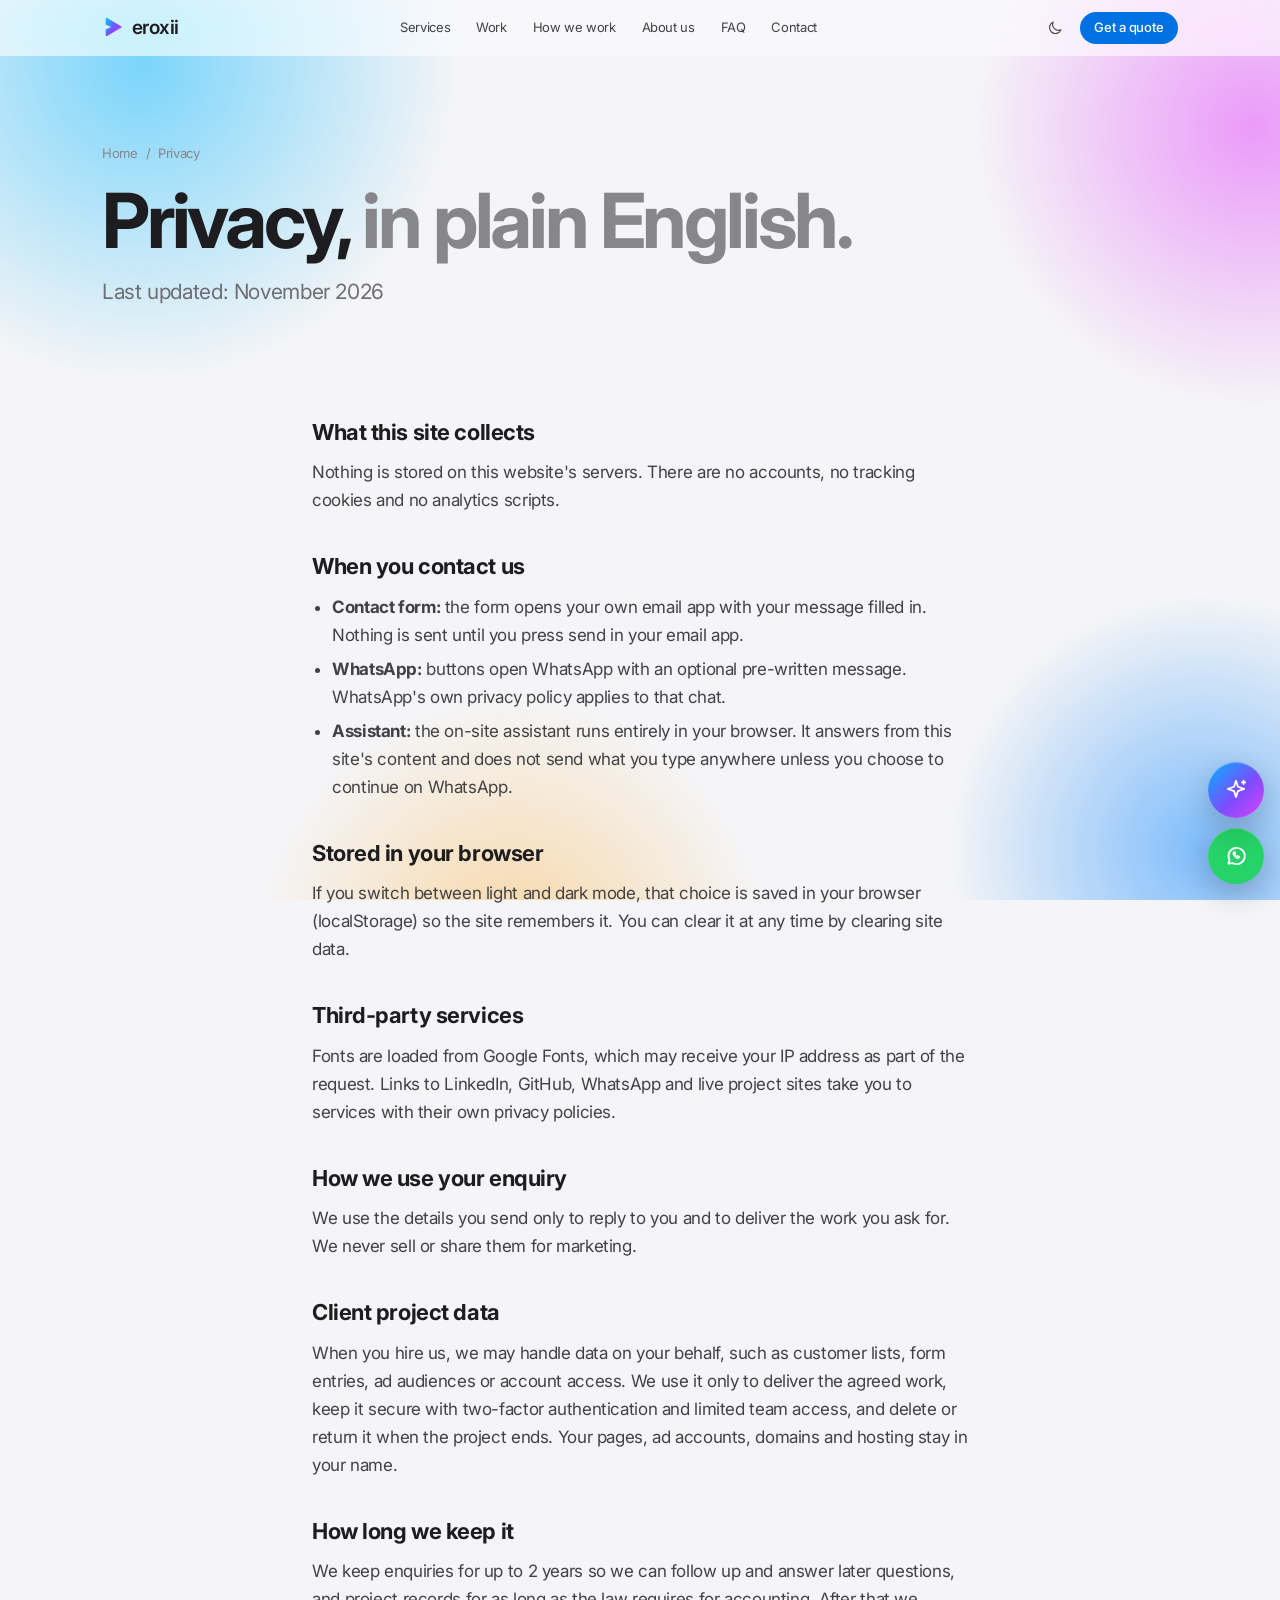
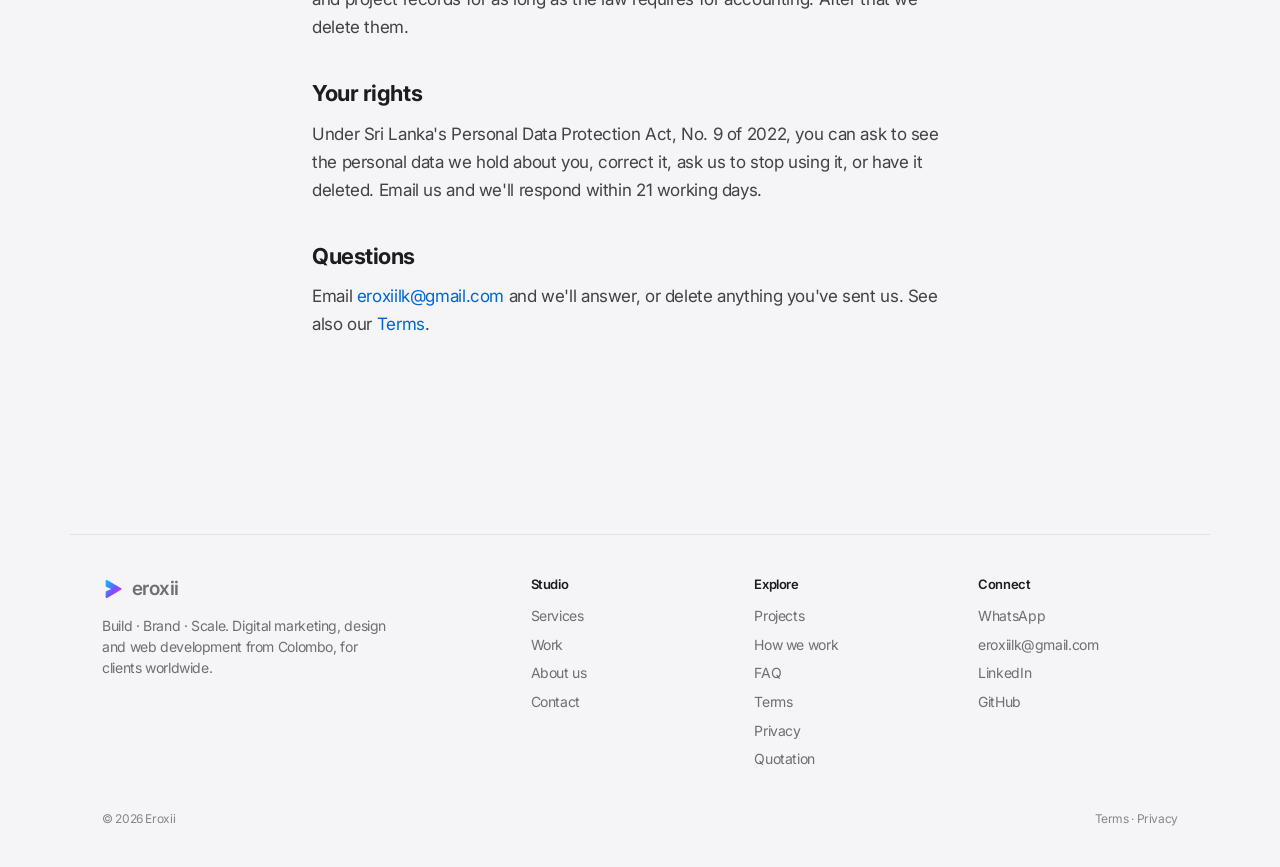
<file: privacy.html>
<!doctype html>
<html lang="en">
<head>
<meta charset="utf-8">
<meta name="viewport" content="width=device-width, initial-scale=1, viewport-fit=cover">
<title>Privacy Policy | Eroxii</title>
<meta name="description" content="How Eroxii handles your information, including under Sri Lanka&#x27;s Personal Data Protection Act, No. 9 of 2022.">
<link rel="preconnect" href="https://fonts.googleapis.com"><link rel="preconnect" href="https://fonts.gstatic.com" crossorigin>
<link href="https://fonts.googleapis.com/css2?family=Inter:wght@400;500;600;700&display=swap" rel="stylesheet">
<link rel="stylesheet" href="assets/site.css">
<script src="assets/data.js"></script>
<!-- seo:start -->
<link rel="canonical" href="https://www.eroxii.space/privacy.html">
<meta property="og:type" content="website">
<meta property="og:site_name" content="Eroxii">
<meta property="og:locale" content="en_US">
<meta property="og:locale:alternate" content="en_GB">
<meta property="og:locale:alternate" content="en_LK">
<link rel="alternate" hreflang="en" href="https://www.eroxii.space/privacy.html">
<link rel="alternate" hreflang="x-default" href="https://www.eroxii.space/privacy.html">
<meta property="og:url" content="https://www.eroxii.space/privacy.html">
<meta property="og:title" content="Privacy Policy | Eroxii">
<meta property="og:description" content="How Eroxii handles your information, including under Sri Lanka&#x27;s Personal Data Protection Act, No. 9 of 2022.">
<meta property="og:image" content="https://www.eroxii.space/images/og-image.jpg">
<meta property="og:image:width" content="1200">
<meta property="og:image:height" content="630">
<meta name="twitter:card" content="summary_large_image">
<link rel="icon" href="images/favicon.svg" type="image/svg+xml">
<link rel="icon" href="images/icon-192.png" sizes="192x192">
<link rel="apple-touch-icon" href="images/apple-touch-icon.png">
<!-- seo:end -->
</head>
<body data-page="privacy">
<script src="assets/shell.js"></script>
<main>
  <section class="page-hero">
    <div class="wrap">
      <div class="crumbs r"><a href="index.html">Home</a><span>/</span><span>Privacy</span></div>
      <h1 class="h2 r" style="--d:1">Privacy, <span class="soft">in plain English.</span></h1>
      <p class="sub r" style="--d:2">Last updated: November 2026</p>
    </div>
  </section>
  <section style="padding-top:0">
    <div class="wrap prose">
      <h3>What this site collects</h3>
      <p>Nothing is stored on this website's servers. There are no accounts, no tracking cookies and no analytics scripts.</p>
      <h3>When you contact us</h3>
      <ul>
        <li><b>Contact form:</b> the form opens your own email app with your message filled in. Nothing is sent until you press send in your email app.</li>
        <li><b>WhatsApp:</b> buttons open WhatsApp with an optional pre-written message. WhatsApp's own privacy policy applies to that chat.</li>
        <li><b>Assistant:</b> the on-site assistant runs entirely in your browser. It answers from this site's content and does not send what you type anywhere unless you choose to continue on WhatsApp.</li>
      </ul>
      <h3>Stored in your browser</h3>
      <p>If you switch between light and dark mode, that choice is saved in your browser (localStorage) so the site remembers it. You can clear it at any time by clearing site data.</p>
      <h3>Third-party services</h3>
      <p>Fonts are loaded from Google Fonts, which may receive your IP address as part of the request. Links to LinkedIn, GitHub, WhatsApp and live project sites take you to services with their own privacy policies.</p>
      <h3>How we use your enquiry</h3>
      <p>We use the details you send only to reply to you and to deliver the work you ask for. We never sell or share them for marketing.</p>
      <h3>Client project data</h3>
      <p>When you hire us, we may handle data on your behalf, such as customer lists, form entries, ad audiences or account access. We use it only to deliver the agreed work, keep it secure with two-factor authentication and limited team access, and delete or return it when the project ends. Your pages, ad accounts, domains and hosting stay in your name.</p>
      <h3>How long we keep it</h3>
      <p>We keep enquiries for up to 2 years so we can follow up and answer later questions, and project records for as long as the law requires for accounting. After that we delete them.</p>
      <h3>Your rights</h3>
      <p>Under Sri Lanka's Personal Data Protection Act, No. 9 of 2022, you can ask to see the personal data we hold about you, correct it, ask us to stop using it, or have it deleted. Email us and we'll respond within 21 working days.</p>
      <h3>Questions</h3>
      <p>Email <a href="mailto:eroxiilk@gmail.com" style="color:var(--blue-ink)">eroxiilk@gmail.com</a> and we'll answer, or delete anything you've sent us. See also our <a href="terms.html" style="color:var(--blue-ink)">Terms</a>.</p>
    </div>
  </section>
</main>
</body>
</html>
</file>
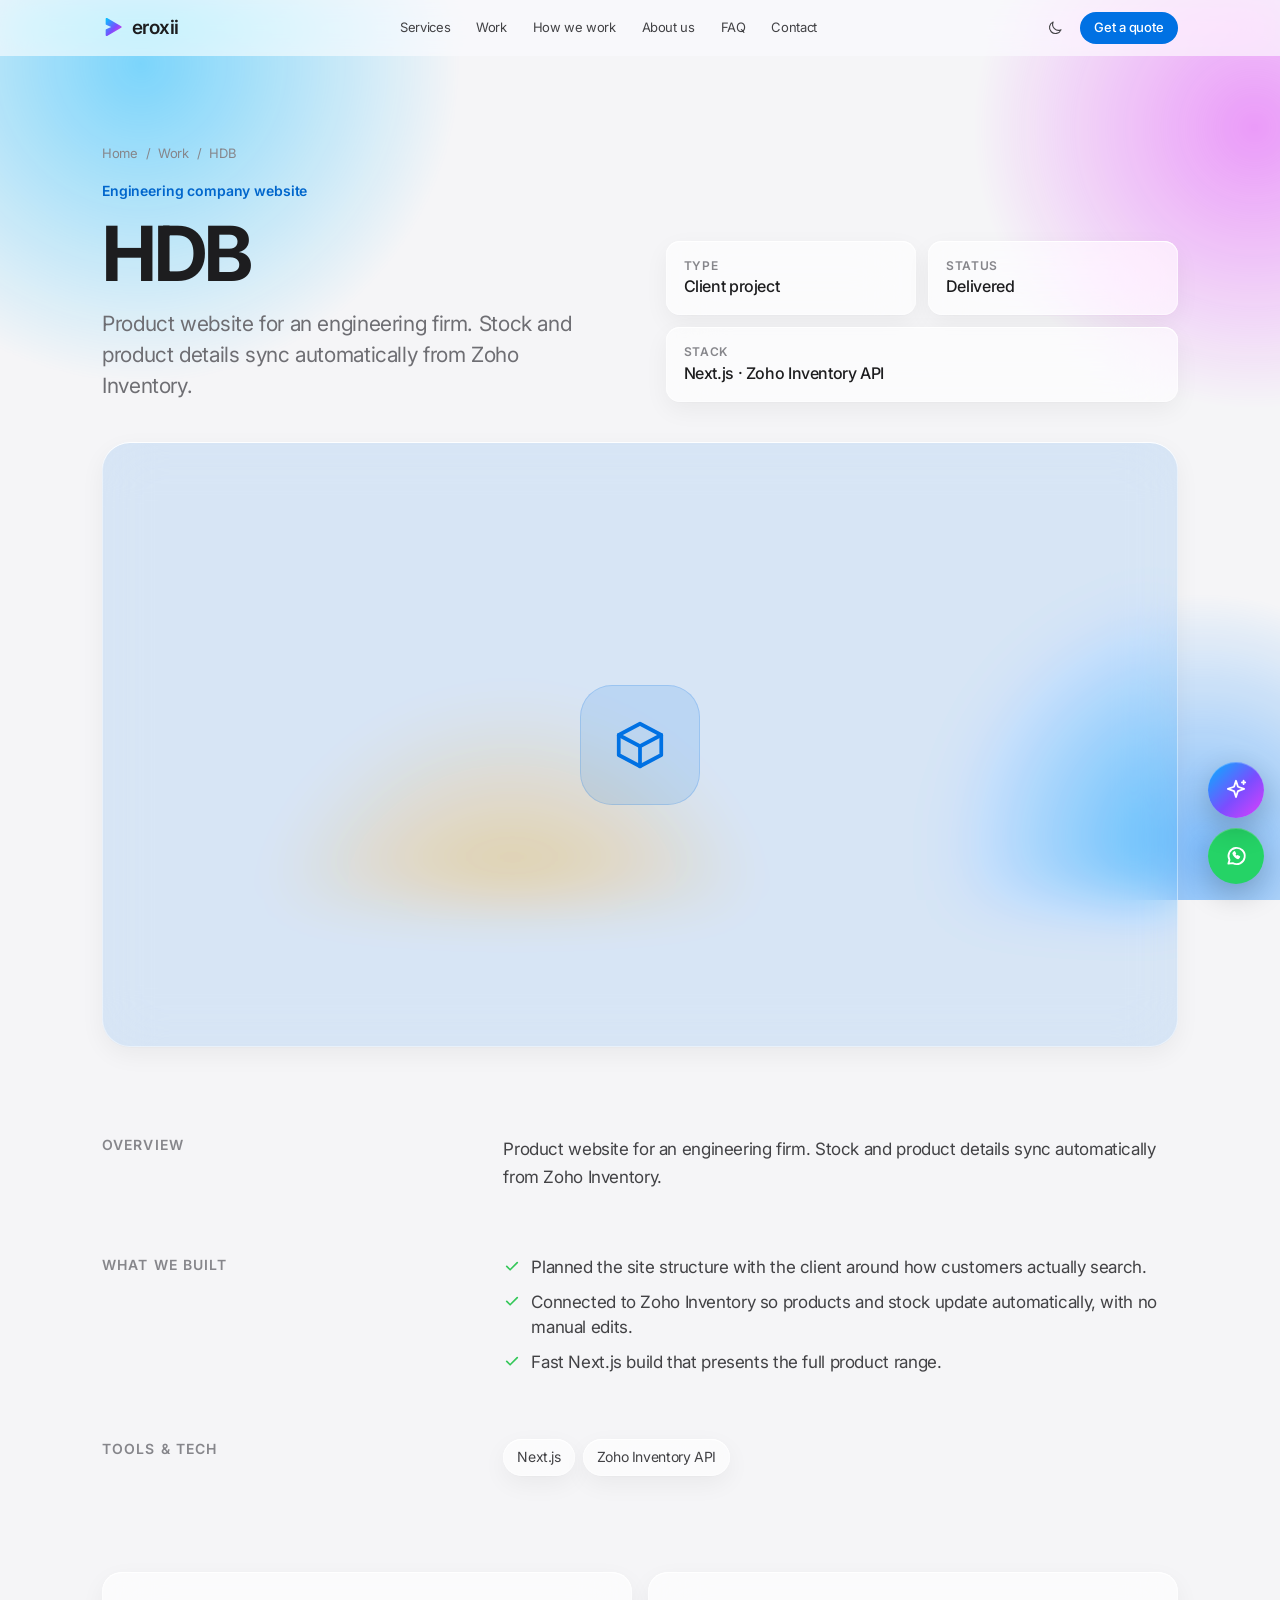
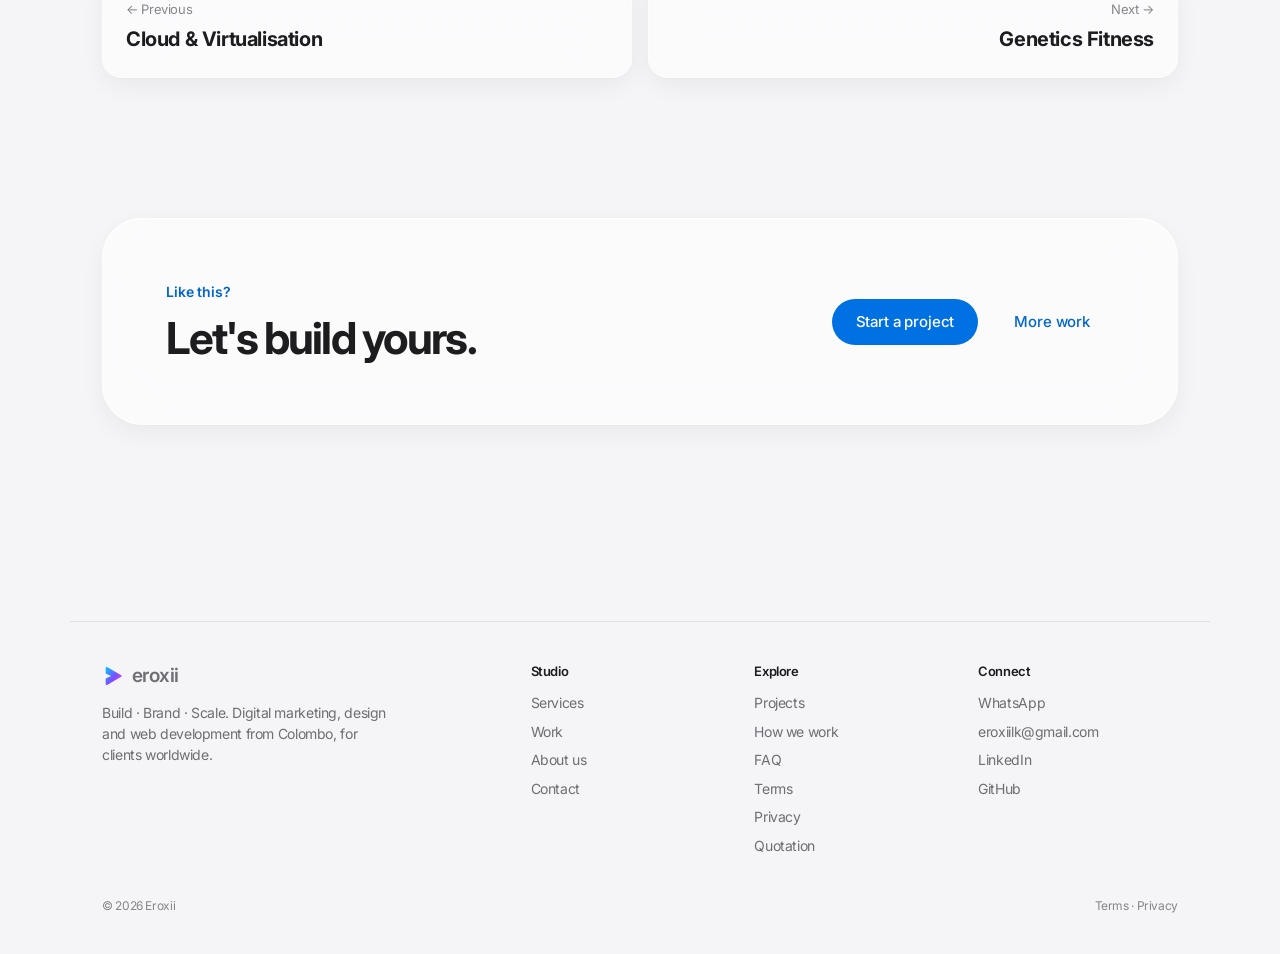
<file: project.html>
<!doctype html>
<html lang="en">
<head>
<meta charset="utf-8">
<meta name="viewport" content="width=device-width, initial-scale=1, viewport-fit=cover">
<title>Case study — Eroxii</title>
<meta name="description" content="Project case study by Eroxii.">
<meta name="theme-color" content="#f5f5f7" media="(prefers-color-scheme: light)">
<meta name="theme-color" content="#000000" media="(prefers-color-scheme: dark)">
<link rel="preconnect" href="https://fonts.googleapis.com"><link rel="preconnect" href="https://fonts.gstatic.com" crossorigin>
<link href="https://fonts.googleapis.com/css2?family=Inter:wght@400;500;600;700&display=swap" rel="stylesheet">
<link rel="stylesheet" href="assets/site.css">
<script src="assets/data.js"></script>
<!-- seo:start -->
<meta property="og:image" content="https://www.eroxii.space/images/og-image.jpg">
<meta property="og:image:width" content="1200">
<meta property="og:image:height" content="630">
<meta name="twitter:card" content="summary_large_image">
<link rel="icon" href="images/favicon.svg" type="image/svg+xml">
<link rel="icon" href="images/icon-192.png" sizes="192x192">
<link rel="apple-touch-icon" href="images/apple-touch-icon.png">
<!-- seo:end -->
</head>
<body data-page="project">
<script src="assets/shell.js"></script>
<main id="case"></main>
<div class="lb" id="lb" role="dialog" aria-modal="true" aria-label="Image viewer">
  <button class="round x" id="lbx" aria-label="Close"><svg class="i"><use href="#i-x"/></svg></button>
  <figure><img id="lbimg" alt=""><figcaption id="lbcap"></figcaption></figure>
</div>
<script>
const idx=Math.max(0,PROJECTS.findIndex(p=>p.slug===new URLSearchParams(location.search).get("p")));
const p=PROJECTS[idx],m=CASE_MEDIA[p.t],prev=PROJECTS[(idx-1+PROJECTS.length)%PROJECTS.length],next=PROJECTS[(idx+1)%PROJECTS.length];
document.title=`${p.t} — Case study — Eroxii`;
document.querySelector('meta[name="description"]').content=p.d;
const links=[p.url&&`<a class="btn btn-primary" href="${p.url}" target="_blank" rel="noopener">Visit live site ${ico("arrow")}</a>`,
             p.gh&&`<a class="btn btn-ghost" href="https://github.com/imalk22/${p.gh}" target="_blank" rel="noopener">${ico("gh")} View code</a>`].filter(Boolean).join("");
$("#case").innerHTML=`
<section class="page-hero" style="padding-bottom:0"><div class="wrap" style="--c:${col(p.c)}">
  <div class="crumbs r"><a href="index.html">Home</a><span>/</span><a href="work.html#projects">Work</a><span>/</span><span>${esc(p.t)}</span></div>
  <div class="case-hero">
    <div><p class="eyebrow r" style="--d:1">${esc(p.k)}</p><h1 class="h2 r" style="--d:2">${esc(p.t)}</h1><p class="sub r" style="--d:3">${esc(p.d)}</p>
      ${links?`<div class="ctas r" style="--d:4;justify-content:flex-start">${links}</div>`:""}</div>
    <div class="case-facts r" style="--d:3">
      <div class="g"><b>Type</b><span>${CAT_LABEL[p.cat]}</span></div>
      <div class="g"><b>Status</b><span>${p.url?"Live":p.cat==="web"?"Concept design":p.gh?"Open source":"Delivered"}</span></div>
      <div class="g" style="grid-column:span 2"><b>Stack</b><span>${p.tags.join(" · ")}</span></div>
    </div>
  </div>
  <div class="case-cover g r" style="--d:4;${m||p.cover?"":`background:color-mix(in srgb,var(--c) 12%,transparent)`}">
    ${m?`<img src="concepts/tools/${m.shot}-desk-1.png" alt="${esc(p.t)} home page">`:p.cover?`<img src="${p.cover}" alt="${esc(p.t)} home page">`:`<span class="ic">${ico(p.i)}</span>`}
  </div>
</div></section>
<section style="padding-top:0"><div class="wrap">
  <div class="case-body">
    <h3 class="r">Overview</h3>
    <div class="prose r"><p>${esc(p.d)}</p></div>
    <h3 class="r">What we built</h3>
    <ul class="incl r" style="grid-template-columns:1fr">${p.pts.map(x=>`<li style="font-size:17px">${ico("check")}${esc(x)}</li>`).join("")}</ul>
    <h3 class="r">Tools & tech</h3>
    <div class="skills r">${p.tags.map(t=>`<span class="skill g">${esc(t)}</span>`).join("")}</div>
  </div>
  ${m?`<div class="head" style="margin:clamp(56px,8vw,96px) 0 28px"><p class="eyebrow r">In detail</p><h2 class="h2 r" style="--d:1">Screens, <span class="soft">desktop and mobile.</span></h2></div>
   <div class="masonry" id="slides">${m.slides.map(n=>`<button class="shot g r" data-src="concepts/studio/web/tools-0${n}.jpg"><div class="ph wide"><img src="concepts/studio/web/tools-0${n}.jpg" alt="${esc(p.t)} screen" loading="lazy"></div></button>`).join("")}</div>`:""}
  <div class="pager" style="margin-top:clamp(56px,8vw,96px)">
    <a class="g r" href="project.html?p=${prev.slug}"><span>← Previous</span><b>${esc(prev.t)}</b></a>
    <a class="g r" href="project.html?p=${next.slug}"><span>Next →</span><b>${esc(next.t)}</b></a>
  </div>
</div></section>
<section style="padding-top:0"><div class="wrap"><div class="cta-band g r">
  <div><p class="eyebrow">Like this?</p><h2 class="h2">Let's build yours.</h2></div>
  <div class="ctas" style="margin:0"><a class="btn btn-primary" href="contact.html">Start a project</a><a class="btn btn-ghost" href="work.html">More work</a></div>
</div></div></section>`;
watch(document);
const lb=$("#lb");
document.addEventListener("click",e=>{const s=e.target.closest("#slides .shot");if(!s)return;$("#lbimg").src=s.dataset.src;$("#lbcap").textContent=p.t;lb.classList.add("open");document.body.style.overflow="hidden"});
const close=()=>{lb.classList.remove("open");document.body.style.overflow=""};
$("#lbx").onclick=close;lb.addEventListener("click",e=>{if(e.target===lb||e.target.tagName==="FIGURE")close()});
addEventListener("keydown",e=>{if(e.key==="Escape"&&lb.classList.contains("open"))close()});
</script>
</body>
</html>
</file>
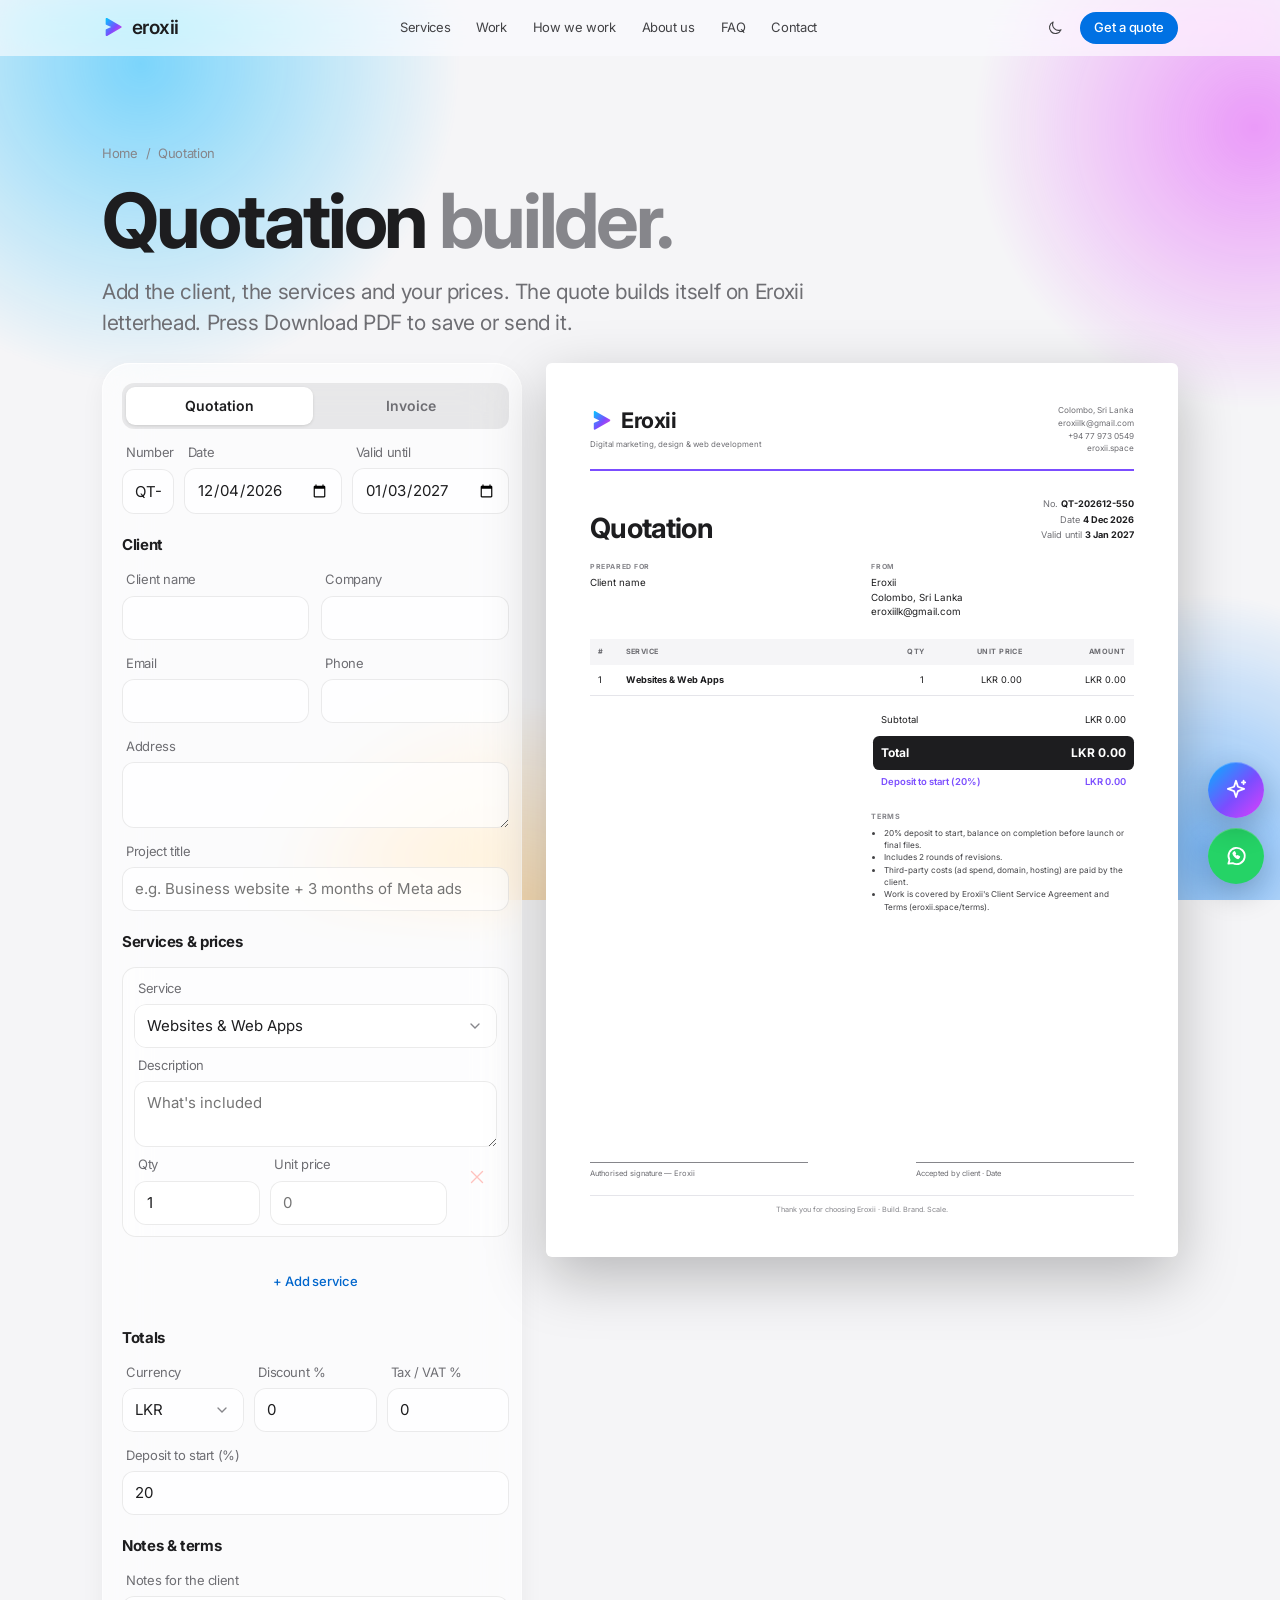
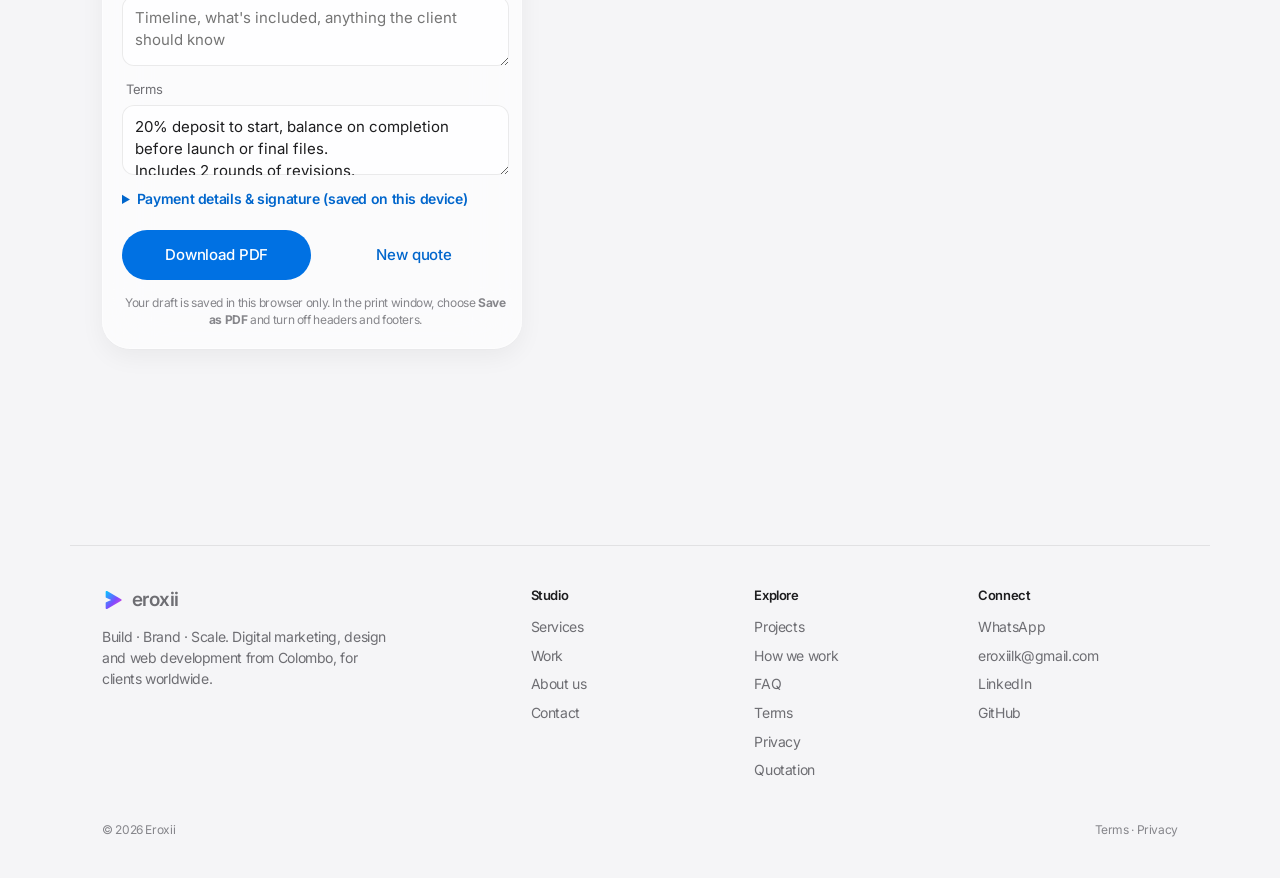
<file: quote.html>
<!doctype html>
<html lang="en">
<head>
<meta charset="utf-8">
<meta name="viewport" content="width=device-width, initial-scale=1, viewport-fit=cover">
<title>Quotation | Eroxii</title>
<meta name="description" content="Create an Eroxii quotation or invoice.">
<link rel="preconnect" href="https://fonts.googleapis.com"><link rel="preconnect" href="https://fonts.gstatic.com" crossorigin>
<link href="https://fonts.googleapis.com/css2?family=Inter:wght@400;500;600;700&display=swap" rel="stylesheet">
<link rel="stylesheet" href="assets/site.css">
<script src="assets/data.js"></script>
<style>
.qgrid{display:grid;grid-template-columns:minmax(0,420px) minmax(0,1fr);gap:24px;align-items:start}
.qform{padding:20px;border-radius:var(--r-lg);display:grid;gap:14px}
.qform h3{font-size:15px;margin:6px 0 0}
.qform .field input,.qform .field select,.qform .field textarea{padding:11px 13px;font-size:15px;border-radius:12px}
.qform .field textarea{min-height:70px}
.row3{display:grid;grid-template-columns:1fr 1fr 1fr;gap:10px}
.item{display:grid;gap:8px;padding:12px;border-radius:14px;background:color-mix(in srgb,var(--surface) 55%,transparent);box-shadow:inset 0 0 0 1px var(--line)}
.item .row3{grid-template-columns:1fr 1.4fr auto}
.item .x{width:40px;height:44px;border-radius:12px;display:grid;place-items:center;color:var(--red)}
.item .x:hover{background:var(--line)}
.qbar{display:flex;gap:8px;flex-wrap:wrap}
.qbar .btn{flex:1;justify-content:center}
.seg2{display:grid;grid-template-columns:1fr 1fr;gap:4px;padding:4px;border-radius:12px;background:var(--line)}
.seg2 button{padding:9px;border-radius:9px;font-size:14px;font-weight:600;color:var(--muted)}
.seg2 button[aria-pressed="true"]{background:var(--surface);color:var(--ink);box-shadow:0 1px 3px rgba(0,0,0,.12)}
details summary{cursor:pointer;font-size:14px;font-weight:600;color:var(--blue-ink)}
details[open] summary{margin-bottom:10px}
/* The document: always paper-white, A4 proportions */
.paperwrap{position:sticky;top:76px}
.paper{background:#fff;color:#1d1d1f;width:100%;border-radius:6px;box-shadow:0 20px 60px rgba(0,0,0,.25);container-type:inline-size}
.doc{padding:6.5cqw 7cqw;font-size:1.55cqw;line-height:1.5;min-height:calc(100cqw*297/210);display:flex;flex-direction:column;font-family:"Segoe UI",Inter,system-ui,sans-serif;letter-spacing:0}
.lh{display:flex;justify-content:space-between;align-items:flex-start;padding-bottom:2.2cqw;border-bottom:.35cqw solid #7b4dff}
.lh .bn{display:flex;align-items:center;gap:1.3cqw;font-weight:700;font-size:3.4cqw;letter-spacing:-.02em}
.lh .bn svg{width:3.6cqw;height:3.6cqw}
.lh .tg{font-size:1.25cqw;color:#6e6e73;margin-top:.4cqw}
.lh .ct{text-align:right;font-size:1.3cqw;color:#6e6e73;line-height:1.55}
.dt{display:flex;justify-content:space-between;align-items:flex-end;margin:4cqw 0 3cqw}
.dt h2{font-size:4.4cqw;letter-spacing:-.03em;line-height:1}
.dt .no{font-size:1.45cqw;color:#6e6e73;text-align:right;line-height:1.7}
.dt .no b{color:#1d1d1f}
.pp{display:grid;grid-template-columns:1fr 1fr;gap:3cqw;margin-bottom:3cqw}
.pp small{display:block;font-size:1.1cqw;font-weight:700;letter-spacing:.08em;color:#86868b;text-transform:uppercase;margin-bottom:.6cqw}
.pp div{white-space:pre-line}
.proj{font-weight:600;margin-bottom:1.6cqw}
table.li{width:100%;border-collapse:collapse;font-size:1.45cqw}
.li th{text-align:left;font-size:1.15cqw;letter-spacing:.06em;text-transform:uppercase;color:#6e6e73;background:#f5f5f7;padding:1.2cqw 1.3cqw;font-weight:700}
.li td{padding:1.3cqw;border-bottom:.15cqw solid #e5e5ea;vertical-align:top}
.li td small{display:block;color:#6e6e73;font-size:1.25cqw;margin-top:.3cqw;white-space:pre-line}
.li .n{text-align:right;white-space:nowrap}
.tot{margin:2cqw 0 0 auto;width:48%;font-size:1.5cqw}
.tot div{display:flex;justify-content:space-between;padding:.7cqw 1.3cqw}
.tot .gt{background:#1d1d1f;color:#fff;border-radius:1cqw;font-weight:700;font-size:1.9cqw;padding:1.3cqw;margin-top:.6cqw}
.tot .dp{color:#7b4dff;font-weight:600}
.notes{margin-top:3cqw;display:grid;grid-template-columns:1fr 1fr;gap:3cqw;font-size:1.3cqw;color:#424245}
.notes h4{font-size:1.15cqw;letter-spacing:.08em;text-transform:uppercase;color:#86868b;margin-bottom:.6cqw}
.notes p,.notes li{white-space:pre-line}
.notes ul{padding-left:2cqw}
.sig{margin-top:auto;display:flex;justify-content:space-between;align-items:flex-end;padding-top:3cqw}
.sig div{width:40%;border-top:.15cqw solid #86868b;padding-top:.8cqw;font-size:1.2cqw;color:#6e6e73}
.ft{margin-top:2.5cqw;padding-top:1.4cqw;border-top:.15cqw solid #e5e5ea;font-size:1.15cqw;color:#86868b;text-align:center}
@media (max-width:980px){.qgrid{grid-template-columns:1fr}.paperwrap{position:static}}
@page{size:A4;margin:0}
@media print{
  html,body{background:#fff!important}
  body>*:not(main),main>section:first-child,.qform{display:none!important}
  main>section,.wrap,.qgrid{padding:0!important;margin:0!important;display:block;max-width:none}
  .paperwrap{position:static}
  .paper{width:210mm;border-radius:0;box-shadow:none}
  .doc{min-height:297mm}
  .li tr,.tot,.notes,.sig{break-inside:avoid}
}
</style>
<!-- seo:start -->
<link rel="canonical" href="https://www.eroxii.space/quote.html">
<meta property="og:type" content="website">
<meta property="og:site_name" content="Eroxii">
<meta property="og:locale" content="en_US">
<meta property="og:locale:alternate" content="en_GB">
<meta property="og:locale:alternate" content="en_LK">
<link rel="alternate" hreflang="en" href="https://www.eroxii.space/quote.html">
<link rel="alternate" hreflang="x-default" href="https://www.eroxii.space/quote.html">
<meta property="og:url" content="https://www.eroxii.space/quote.html">
<meta property="og:title" content="Quotation | Eroxii">
<meta property="og:description" content="Create an Eroxii quotation or invoice.">
<meta property="og:image" content="https://www.eroxii.space/images/og-image.jpg">
<meta property="og:image:width" content="1200">
<meta property="og:image:height" content="630">
<meta name="twitter:card" content="summary_large_image">
<link rel="icon" href="images/favicon.svg" type="image/svg+xml">
<link rel="icon" href="images/icon-192.png" sizes="192x192">
<link rel="apple-touch-icon" href="images/apple-touch-icon.png">
<meta name="robots" content="noindex">
<!-- seo:end -->
</head>
<body data-page="quote">
<script src="assets/shell.js"></script>
<main>
  <section class="page-hero" style="padding-bottom:24px">
    <div class="wrap">
      <div class="crumbs r"><a href="index.html">Home</a><span>/</span><span>Quotation</span></div>
      <h1 class="h2 r" style="--d:1">Quotation <span class="soft">builder.</span></h1>
      <p class="sub r" style="--d:2">Add the client, the services and your prices. The quote builds itself on Eroxii letterhead. Press Download PDF to save or send it.</p>
    </div>
  </section>
  <section style="padding-top:0">
    <div class="wrap qgrid">
      <form class="qform g" id="qf" autocomplete="off" onsubmit="return false">
        <div class="seg2" role="group" aria-label="Document type"><button type="button" data-type="Quotation" aria-pressed="true">Quotation</button><button type="button" data-type="Invoice" aria-pressed="false">Invoice</button></div>
        <div class="row3">
          <div class="field"><label for="q-no">Number</label><input id="q-no" name="no"></div>
          <div class="field"><label for="q-date">Date</label><input id="q-date" name="date" type="date"></div>
          <div class="field"><label for="q-valid" id="l-valid">Valid until</label><input id="q-valid" name="valid" type="date"></div>
        </div>

        <h3>Client</h3>
        <div class="two">
          <div class="field"><label for="q-cname">Client name</label><input id="q-cname" name="cname"></div>
          <div class="field"><label for="q-ccomp">Company</label><input id="q-ccomp" name="ccomp"></div>
        </div>
        <div class="two">
          <div class="field"><label for="q-cmail">Email</label><input id="q-cmail" name="cmail" type="email"></div>
          <div class="field"><label for="q-cphone">Phone</label><input id="q-cphone" name="cphone" type="tel"></div>
        </div>
        <div class="field"><label for="q-caddr">Address</label><textarea id="q-caddr" name="caddr" style="min-height:56px"></textarea></div>
        <div class="field"><label for="q-proj">Project title</label><input id="q-proj" name="proj" placeholder="e.g. Business website + 3 months of Meta ads"></div>

        <h3>Services & prices</h3>
        <div id="items" style="display:grid;gap:10px"></div>
        <button type="button" class="btn btn-ghost btn-sm" id="add" style="justify-self:start">+ Add service</button>

        <h3>Totals</h3>
        <div class="row3">
          <div class="field"><label for="q-cur">Currency</label><select id="q-cur" name="cur"><option>LKR</option><option>USD</option><option>EUR</option><option>GBP</option><option>AUD</option></select></div>
          <div class="field"><label for="q-disc">Discount %</label><input id="q-disc" name="disc" type="number" min="0" max="100" step="0.5" value="0"></div>
          <div class="field"><label for="q-tax">Tax / VAT %</label><input id="q-tax" name="tax" type="number" min="0" max="100" step="0.5" value="0"></div>
        </div>
        <div class="field"><label for="q-dep">Deposit to start (%)</label><input id="q-dep" name="dep" type="number" min="0" max="100" step="5" value="20"></div>

        <h3>Notes & terms</h3>
        <div class="field"><label for="q-notes">Notes for the client</label><textarea id="q-notes" name="notes" placeholder="Timeline, what's included, anything the client should know"></textarea></div>
        <div class="field"><label for="q-terms">Terms</label><textarea id="q-terms" name="terms"></textarea></div>

        <details>
          <summary>Payment details & signature (saved on this device)</summary>
          <div style="display:grid;gap:12px">
            <div class="field"><label for="q-bank">Bank / payment details</label><textarea id="q-bank" name="bank" placeholder="Bank name&#10;Account name&#10;Account number&#10;Branch"></textarea></div>
            <div class="field"><label for="q-by">Prepared by</label><input id="q-by" name="by" placeholder="Name, title"></div>
          </div>
        </details>

        <div class="qbar">
          <button type="button" class="btn btn-primary" id="print">Download PDF</button>
          <button type="button" class="btn btn-ghost" id="new">New quote</button>
        </div>
        <p class="note" style="margin:0">Your draft is saved in this browser only. In the print window, choose <b>Save as PDF</b> and turn off headers and footers.</p>
      </form>

      <div class="paperwrap"><div class="paper"><div class="doc" id="doc"></div></div></div>
    </div>
  </section>
</main>
<script>
const KEY="eroxii-quote",SET="eroxii-quote-settings",PRICE="eroxii-quote-prices";
const load=k=>{try{return JSON.parse(localStorage.getItem(k))||null}catch(e){return null}};
const save=(k,v)=>{try{localStorage.setItem(k,JSON.stringify(v))}catch(e){}};
const iso=d=>new Date(d.getTime()-d.getTimezoneOffset()*6e4).toISOString().slice(0,10);
const addDays=(s,n)=>{const d=new Date(s);d.setDate(d.getDate()+n);return iso(d)};
const DEF_TERMS="20% deposit to start, balance on completion before launch or final files.\nIncludes 2 rounds of revisions.\nThird-party costs (ad spend, domain, hosting) are paid by the client.\nWork is covered by Eroxii's Client Service Agreement and Terms (eroxii.space/terms).";
const nextNo=t=>{const d=new Date(),y=d.getFullYear(),m=String(d.getMonth()+1).padStart(2,"0");return `${t==="Invoice"?"INV":"QT"}-${y}${m}-${String(Math.floor(Math.random()*900)+100)}`};
const fresh=()=>{const today=iso(new Date());return{type:"Quotation",no:nextNo("Quotation"),date:today,valid:addDays(today,30),cname:"",ccomp:"",cmail:"",cphone:"",caddr:"",proj:"",
  cur:"LKR",disc:0,tax:0,dep:20,notes:"",terms:DEF_TERMS,items:[{svc:SERVICES[5].t,desc:"",qty:1,price:""}]}};
let Q=load(KEY)||fresh();
const S=Object.assign({bank:"",by:""},load(SET));
const prices=load(PRICE)||{};
const f=$("#qf");

/* ---- form <-> state ---- */
const fill=()=>{for(const k of ["no","date","valid","cname","ccomp","cmail","cphone","caddr","proj","cur","disc","tax","dep","notes","terms"])f.elements[k].value=Q[k]??"";
  f.elements.bank.value=S.bank;f.elements.by.value=S.by;
  $$(".seg2 button").forEach(b=>b.setAttribute("aria-pressed",b.dataset.type===Q.type));renderItems()};
const svcOpts=sel=>SERVICES.map(s=>`<option${s.t===sel?" selected":""}>${esc(s.t)}</option>`).join("")+`<option value="__custom"${SERVICES.some(s=>s.t===sel)?"":" selected"}>Custom item…</option>`;
function renderItems(){
  $("#items").innerHTML=Q.items.map((it,i)=>{const custom=!SERVICES.some(s=>s.t===it.svc);return `<div class="item" data-i="${i}">
    <div class="field"><label>Service</label><select data-k="pick">${svcOpts(it.svc)}</select></div>
    ${custom?`<div class="field"><label>Item name</label><input data-k="svc" value="${esc(it.svc)}"></div>`:""}
    <div class="field"><label>Description</label><textarea data-k="desc" style="min-height:52px" placeholder="What's included">${esc(it.desc)}</textarea></div>
    <div class="row3"><div class="field"><label>Qty</label><input data-k="qty" type="number" min="0" step="1" value="${esc(it.qty)}"></div>
      <div class="field"><label>Unit price</label><input data-k="price" type="number" min="0" step="any" value="${esc(it.price)}" placeholder="0"></div>
      <button type="button" class="x" data-k="del" aria-label="Remove this service"${Q.items.length<2?" disabled style=\"opacity:.3\"":""}>${ico("x")}</button></div></div>`}).join("")}
$("#items").addEventListener("input",e=>{const el=e.target,box=el.closest(".item");if(!box)return;const it=Q.items[box.dataset.i],k=el.dataset.k;
  if(k==="pick"){it.svc=el.value==="__custom"?"":el.value;if(prices[it.svc]&&!it.price)it.price=prices[it.svc];renderItems()}
  else{it[k]=el.value;if(k==="price"&&it.svc&&el.value)prices[it.svc]=el.value}
  update()});
$("#items").addEventListener("click",e=>{const b=e.target.closest('[data-k="del"]');if(!b||Q.items.length<2)return;Q.items.splice(b.closest(".item").dataset.i,1);renderItems();update()});
$("#add").onclick=()=>{Q.items.push({svc:SERVICES[0].t,desc:"",qty:1,price:prices[SERVICES[0].t]||""});renderItems();update();$("#items").lastElementChild.querySelector("select").focus()};
f.addEventListener("input",e=>{const k=e.target.name;if(!k)return;if(k==="bank"||k==="by"){S[k]=e.target.value;save(SET,S)}else Q[k]=e.target.value;update()});
$$(".seg2 button").forEach(b=>b.onclick=()=>{Q.type=b.dataset.type;Q.no=nextNo(Q.type);
  if(Q.type==="Invoice"&&Q.terms===DEF_TERMS)Q.terms="Payment due within 7 days of the invoice date.\nPlease use the invoice number as the payment reference.";
  else if(Q.type==="Quotation"&&Q.terms.startsWith("Payment due within 7 days"))Q.terms=DEF_TERMS;
  Q.valid=Q.type==="Invoice"?addDays(Q.date,7):addDays(Q.date,30);fill();update()});
$("#new").onclick=()=>{if(!confirmNew())return;Q=fresh();fill();update()};
const confirmNew=()=>!Q.cname&&!Q.items.some(i=>i.price)||window.confirm("Start a new quote? The current one will be cleared.");
$("#print").onclick=()=>{const t=document.title;document.title=`${Q.type} ${Q.no}${Q.ccomp||Q.cname?" — "+(Q.ccomp||Q.cname):""}`;window.print();document.title=t};

/* ---- document preview ---- */
const money=v=>{try{return new Intl.NumberFormat("en-LK",{style:"currency",currency:Q.cur,minimumFractionDigits:2}).format(v)}catch(e){return Q.cur+" "+(+v).toFixed(2)}};
const nice=s=>s?new Date(s).toLocaleDateString("en-GB",{day:"numeric",month:"short",year:"numeric"}):"—";
const num=v=>Math.max(0,parseFloat(v)||0);
function update(){
  save(KEY,Q);save(PRICE,prices);
  $("#l-valid").textContent=Q.type==="Invoice"?"Due date":"Valid until";
  const rows=Q.items.filter(i=>i.svc||i.desc||num(i.price));
  const sub=rows.reduce((a,i)=>a+num(i.qty)*num(i.price),0),disc=sub*num(Q.disc)/100,taxed=(sub-disc)*num(Q.tax)/100,total=sub-disc+taxed,dep=total*num(Q.dep)/100;
  const client=[Q.ccomp,Q.cname,Q.caddr,[Q.cmail,Q.cphone].filter(Boolean).join(" · ")].filter(Boolean).map(esc).join("\n")||"Client name";
  $("#doc").innerHTML=`
  <div class="lh"><div><div class="bn"><svg viewBox="0 0 24 24"><defs><linearGradient id="qg" x1="0" y1="0" x2="1" y2="1"><stop offset="0" stop-color="#00c8ff"/><stop offset=".55" stop-color="#7b4dff"/><stop offset="1" stop-color="#ff3dd6"/></linearGradient></defs><path fill="url(#qg)" d="M4 3.2c0-.8.9-1.3 1.6-.9l15.3 8.8c.7.4.7 1.4 0 1.8L5.6 21.7c-.7.4-1.6-.1-1.6-.9v-5.5c0-.4.2-.7.5-.9L10 12 4.5 9.6A1 1 0 0 1 4 8.7Z"/></svg>Eroxii</div><div class="tg">Digital marketing, design &amp; web development</div></div>
    <div class="ct">Colombo, Sri Lanka<br>eroxiilk@gmail.com<br>+94 77 973 0549<br>eroxii.space</div></div>
  <div class="dt"><h2>${Q.type}</h2><div class="no">No. <b>${esc(Q.no)}</b><br>Date <b>${nice(Q.date)}</b><br>${Q.type==="Invoice"?"Due":"Valid until"} <b>${nice(Q.valid)}</b></div></div>
  <div class="pp"><div><small>${Q.type==="Invoice"?"Bill to":"Prepared for"}</small><div>${client}</div></div>
    <div><small>From</small><div>Eroxii\nColombo, Sri Lanka\neroxiilk@gmail.com${S.by?"\n"+esc(S.by):""}</div></div></div>
  ${Q.proj?`<div class="proj">${esc(Q.proj)}</div>`:""}
  <table class="li"><thead><tr><th style="width:5%">#</th><th>Service</th><th class="n" style="width:9%">Qty</th><th class="n" style="width:18%">Unit price</th><th class="n" style="width:19%">Amount</th></tr></thead>
  <tbody>${rows.length?rows.map((i,n)=>`<tr><td>${n+1}</td><td><b>${esc(i.svc||"Item")}</b>${i.desc?`<small>${esc(i.desc)}</small>`:""}</td><td class="n">${esc(num(i.qty))}</td><td class="n">${money(num(i.price))}</td><td class="n">${money(num(i.qty)*num(i.price))}</td></tr>`).join(""):`<tr><td colspan="5" style="color:#86868b">Add services on the left</td></tr>`}</tbody></table>
  <div class="tot"><div><span>Subtotal</span><span>${money(sub)}</span></div>
    ${num(Q.disc)?`<div><span>Discount (${num(Q.disc)}%)</span><span>− ${money(disc)}</span></div>`:""}
    ${num(Q.tax)?`<div><span>Tax / VAT (${num(Q.tax)}%)</span><span>${money(taxed)}</span></div>`:""}
    <div class="gt"><span>Total</span><span>${money(total)}</span></div>
    ${Q.type==="Quotation"&&num(Q.dep)?`<div class="dp"><span>Deposit to start (${num(Q.dep)}%)</span><span>${money(dep)}</span></div>`:""}</div>
  <div class="notes">
    <div>${Q.notes?`<h4>Notes</h4><p>${esc(Q.notes)}</p>`:""}${S.bank?`<h4 style="margin-top:${Q.notes?"2cqw":"0"}">Payment details</h4><p>${esc(S.bank)}</p>`:""}</div>
    <div>${Q.terms?`<h4>Terms</h4><ul>${Q.terms.split("\n").filter(Boolean).map(t=>`<li>${esc(t)}</li>`).join("")}</ul>`:""}</div></div>
  <div class="sig"><div>${S.by?esc(S.by):"Authorised signature"} — Eroxii</div><div>${Q.type==="Invoice"?"Received by":"Accepted by client"} · Date</div></div>
  <div class="ft">Thank you for choosing Eroxii · Build. Brand. Scale.</div>`;
}
fill();update();
</script>
</body>
</html>
</file>
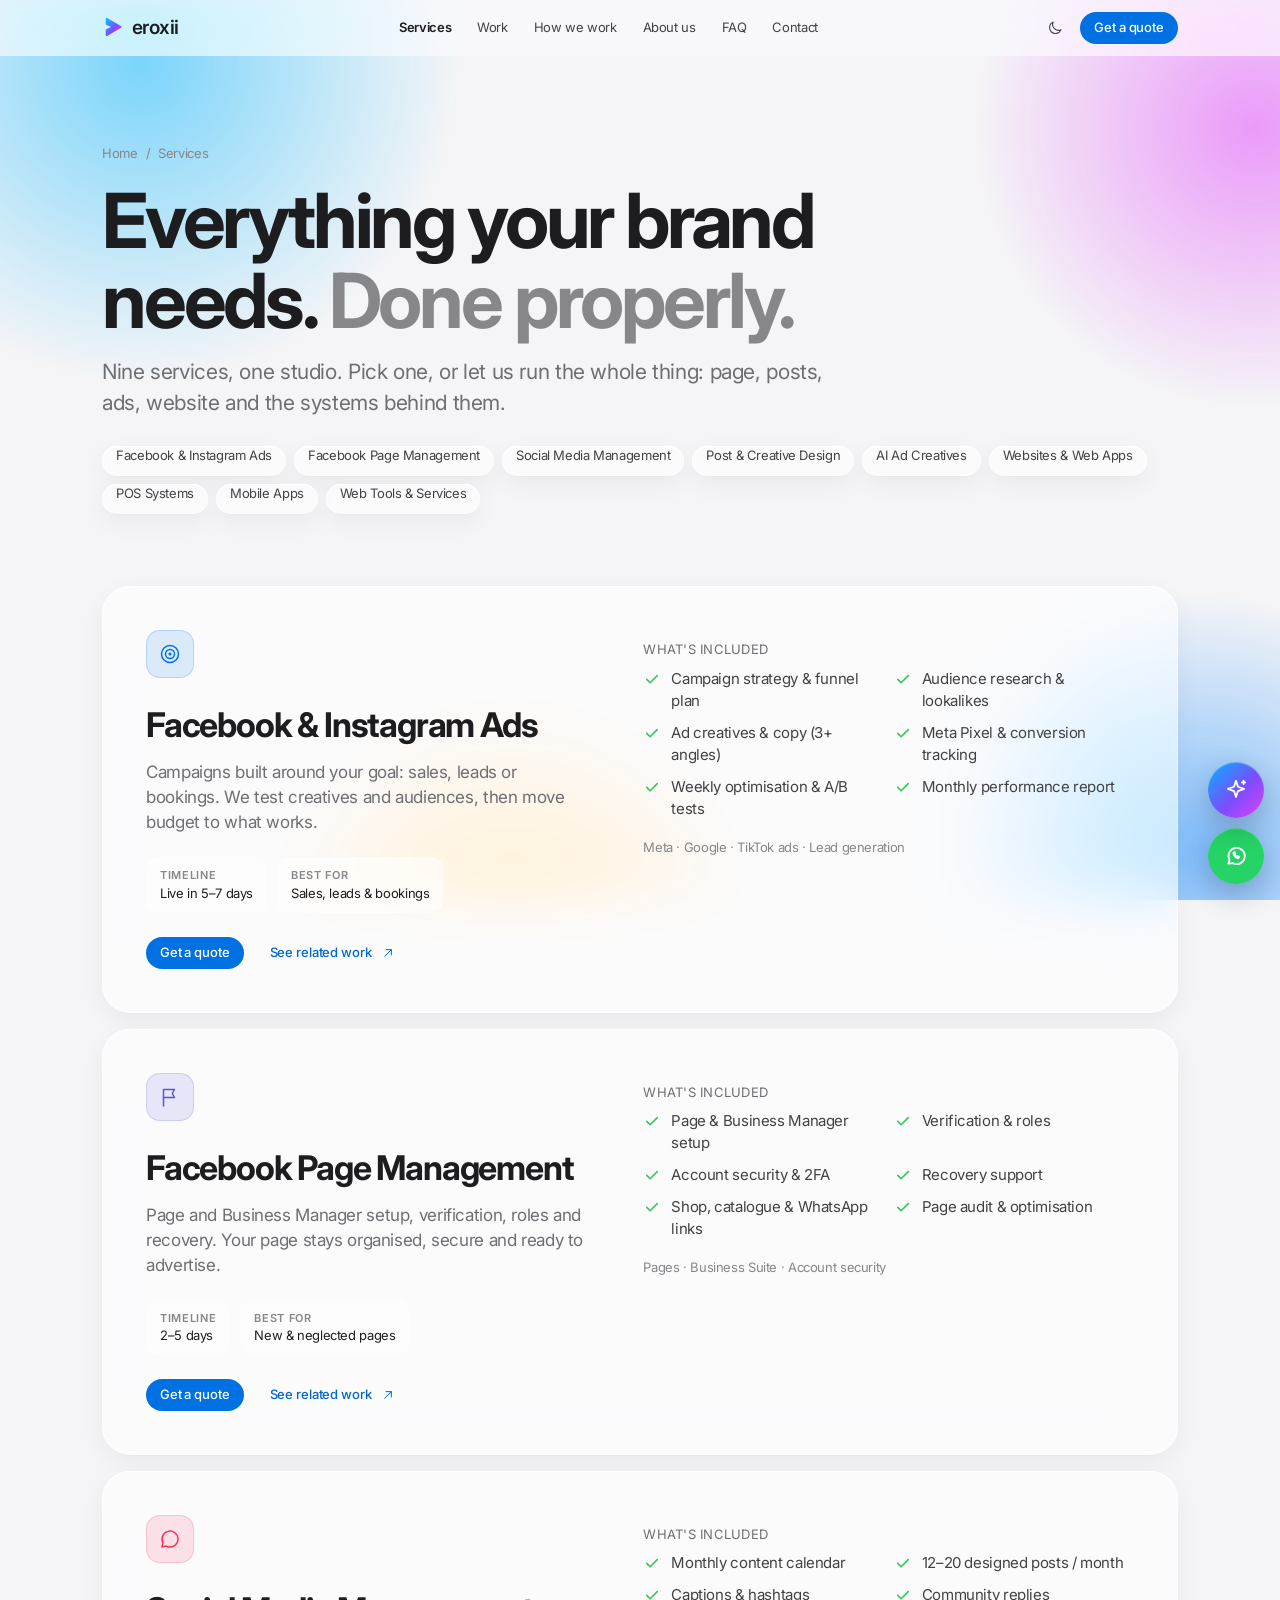
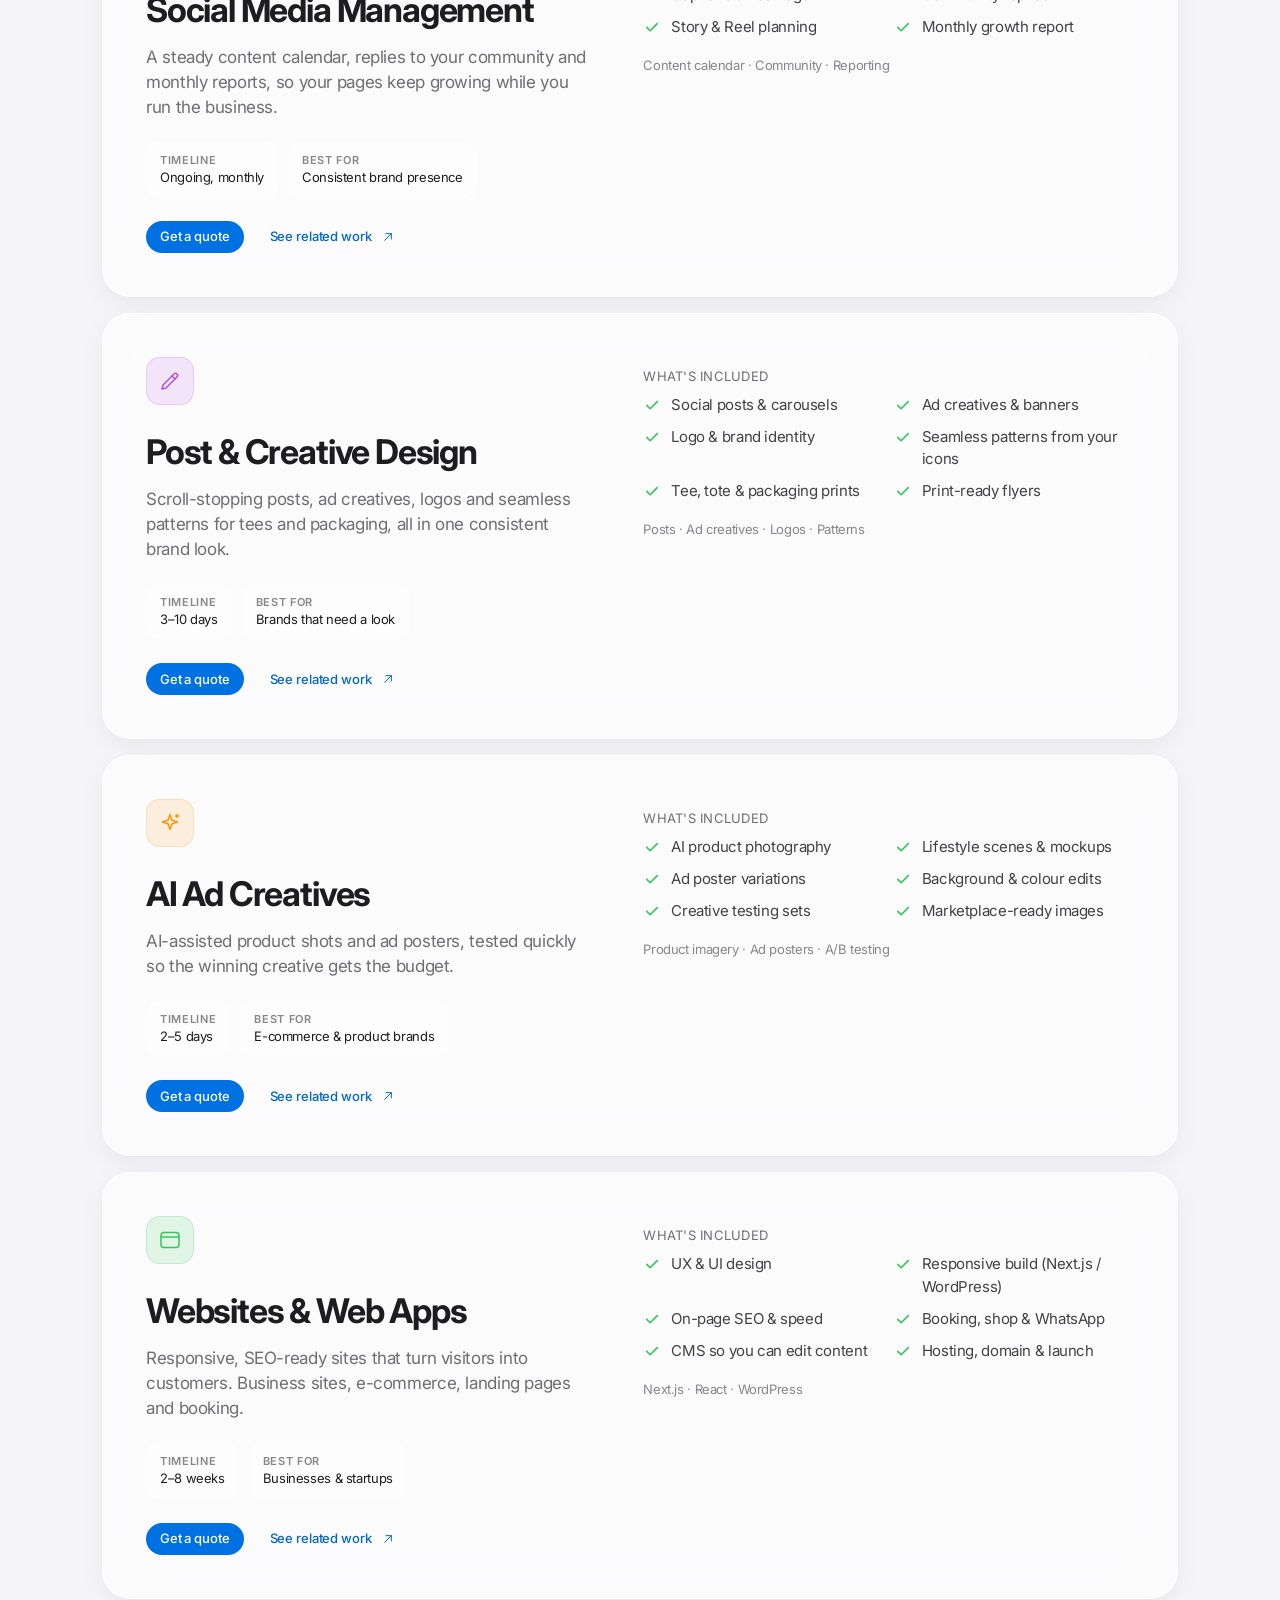
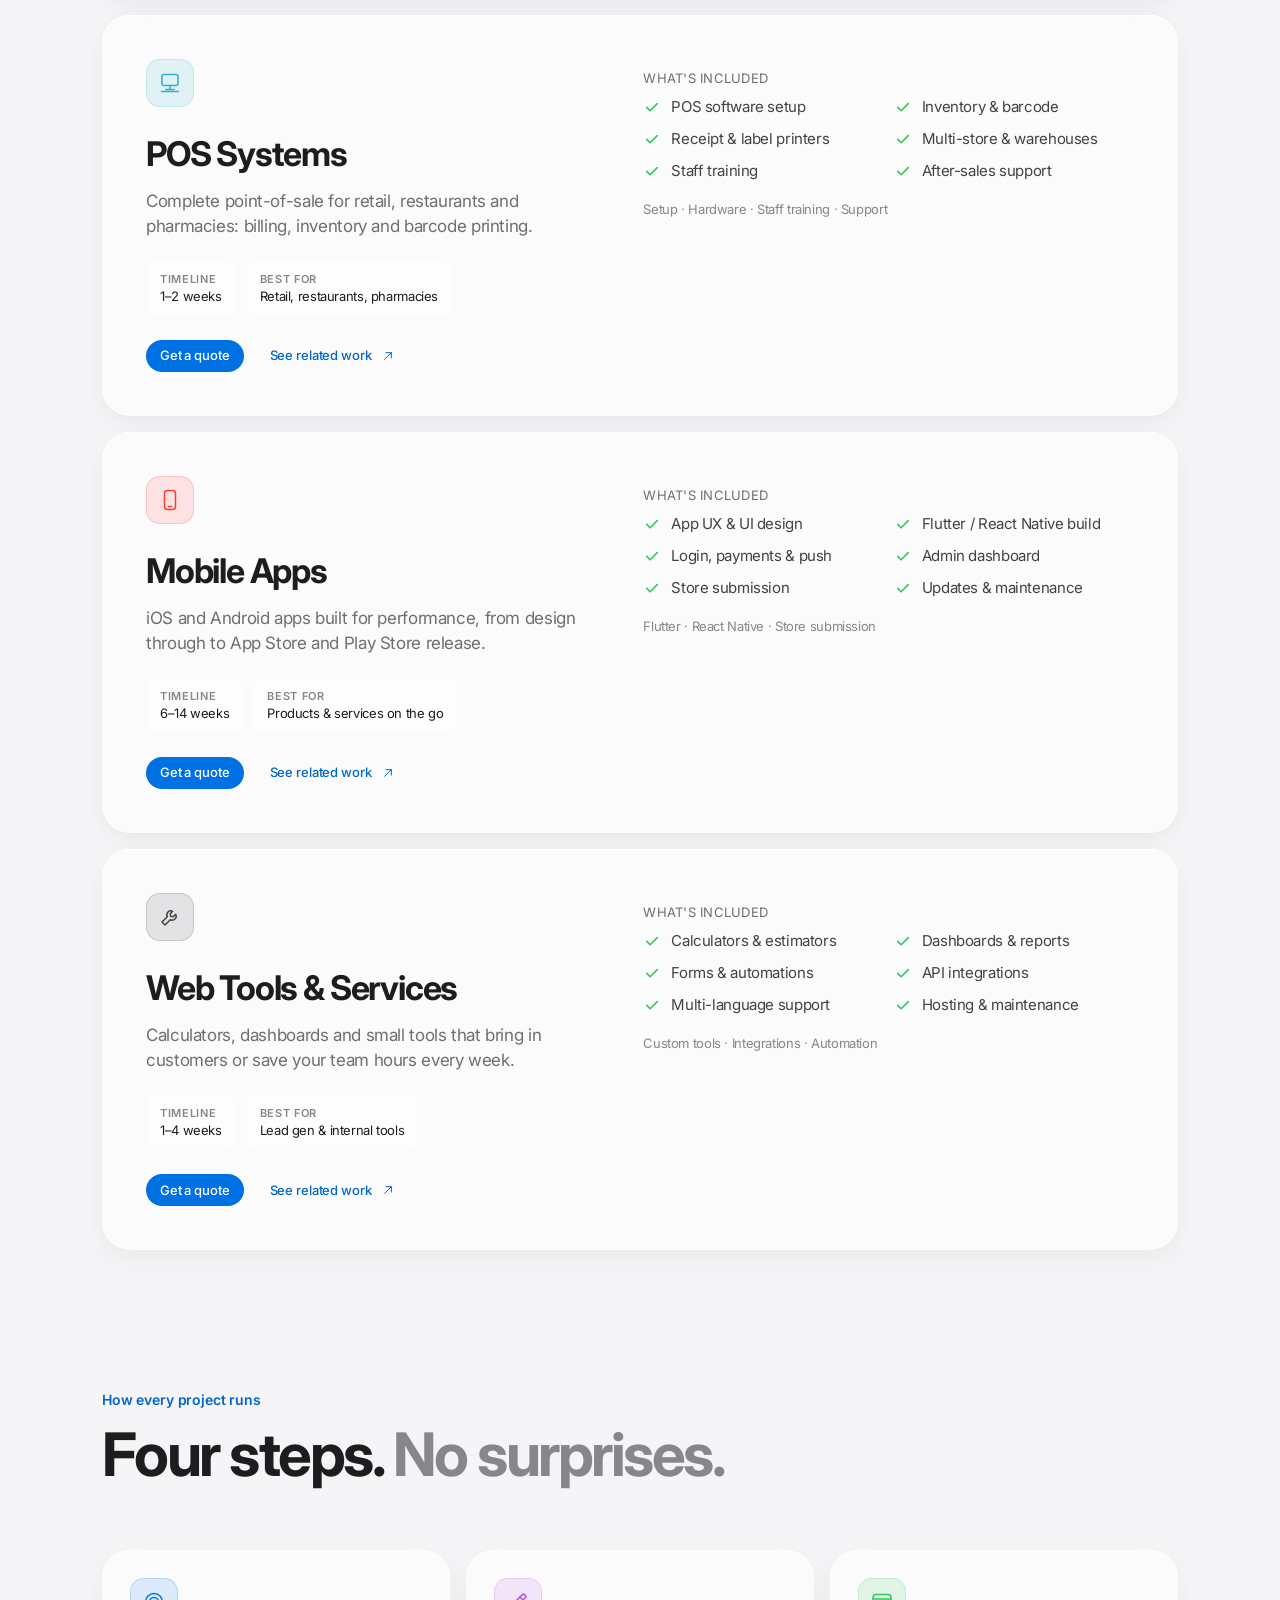
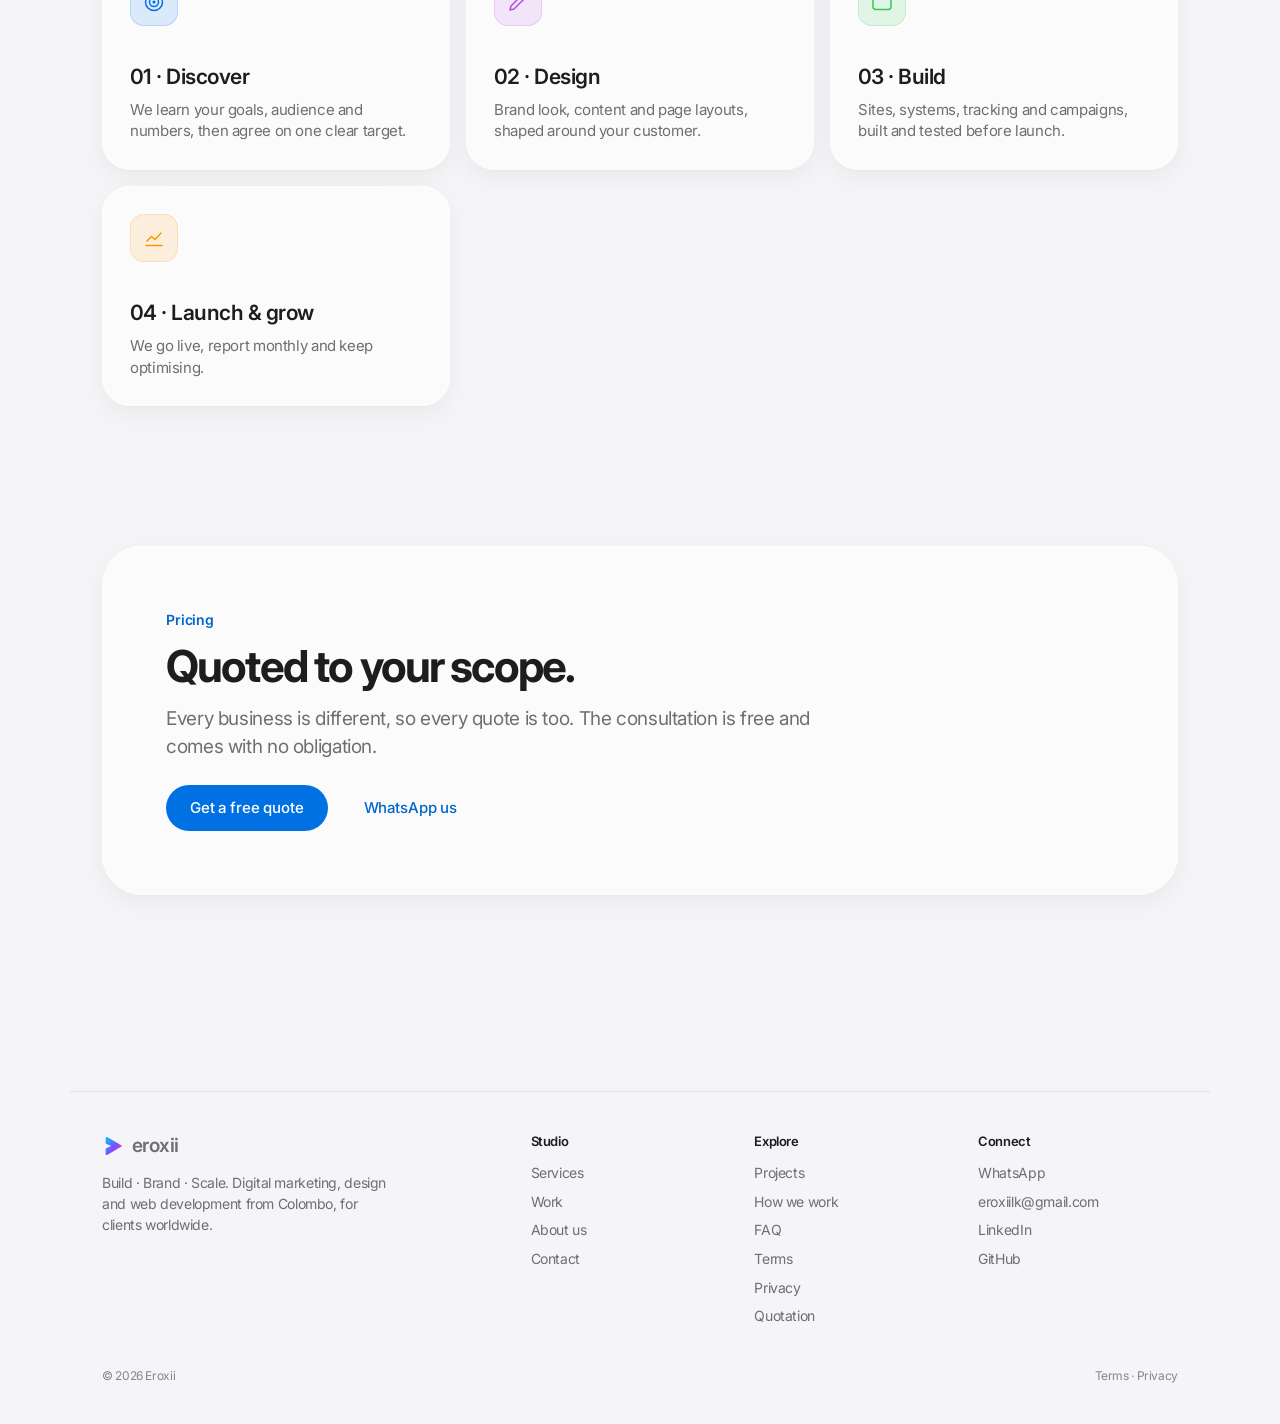
<file: services.html>
<!doctype html>
<html lang="en">
<head>
<meta charset="utf-8">
<meta name="viewport" content="width=device-width, initial-scale=1, viewport-fit=cover">
<title>Web Design, Facebook Ads &amp; Social Media Services | Eroxii</title>
<meta name="description" content="Facebook &amp; Instagram ads, social media management, graphic design, AI creatives, website design, POS systems and mobile apps for businesses in any country. Free quote.">
<meta name="theme-color" content="#f5f5f7" media="(prefers-color-scheme: light)">
<meta name="theme-color" content="#000000" media="(prefers-color-scheme: dark)">
<link rel="preconnect" href="https://fonts.googleapis.com"><link rel="preconnect" href="https://fonts.gstatic.com" crossorigin>
<link href="https://fonts.googleapis.com/css2?family=Inter:wght@400;500;600;700&display=swap" rel="stylesheet">
<link rel="stylesheet" href="assets/site.css">
<script src="assets/data.js"></script>
<!-- seo:start -->
<link rel="canonical" href="https://www.eroxii.space/services.html">
<meta property="og:type" content="website">
<meta property="og:site_name" content="Eroxii">
<meta property="og:locale" content="en_US">
<meta property="og:locale:alternate" content="en_GB">
<meta property="og:locale:alternate" content="en_LK">
<link rel="alternate" hreflang="en" href="https://www.eroxii.space/services.html">
<link rel="alternate" hreflang="x-default" href="https://www.eroxii.space/services.html">
<meta property="og:url" content="https://www.eroxii.space/services.html">
<meta property="og:title" content="Web Design, Facebook Ads &amp; Social Media Services | Eroxii">
<meta property="og:description" content="Facebook &amp; Instagram ads, social media management, graphic design, AI creatives, website design, POS systems and mobile apps for businesses in any country. Free quote.">
<meta property="og:image" content="https://www.eroxii.space/images/og-image.jpg">
<meta property="og:image:width" content="1200">
<meta property="og:image:height" content="630">
<meta name="twitter:card" content="summary_large_image">
<link rel="icon" href="images/favicon.svg" type="image/svg+xml">
<link rel="icon" href="images/icon-192.png" sizes="192x192">
<link rel="apple-touch-icon" href="images/apple-touch-icon.png">
<!-- seo:end -->
</head>
<body data-page="services">
<script src="assets/shell.js"></script>
<main>
  <section class="page-hero">
    <div class="wrap">
      <div class="crumbs r"><a href="index.html">Home</a><span>/</span><span>Services</span></div>
      <h1 class="h2 r" style="--d:1">Everything your brand needs. <span class="soft">Done properly.</span></h1>
      <p class="sub r" style="--d:2">Nine services, one studio. Pick one, or let us run the whole thing: page, posts, ads, website and the systems behind them.</p>
      <div class="svc-nav r" style="--d:3" id="svcnav"></div>
    </div>
  </section>

  <section style="padding-top:0">
    <div class="wrap" id="svclist"></div>
  </section>

  <section style="padding-top:0">
    <div class="wrap">
      <div class="head"><p class="eyebrow r">How every project runs</p><h2 class="h2 r" style="--d:1">Four steps. <span class="soft">No surprises.</span></h2></div>
      <div class="services" id="steps"></div>
    </div>
  </section>

  <section style="padding-top:0">
    <div class="wrap"><div class="cta-band g r">
      <div><p class="eyebrow">Pricing</p><h2 class="h2">Quoted to your scope.</h2><p class="sub">Every business is different, so every quote is too. The consultation is free and comes with no obligation.</p></div>
      <div class="ctas" style="margin:0"><a class="btn btn-primary" href="contact.html">Get a free quote</a><a class="btn btn-ghost" href="https://wa.me/94779730549" target="_blank" rel="noopener">WhatsApp us</a></div>
    </div></div>
  </section>
</main>
<script>
$("#svcnav").innerHTML=SERVICES.map(s=>`<a class="pill g" href="#${slug(s.t)}">${s.t}</a>`).join("");
$("#svclist").innerHTML=SERVICES.map((s,i)=>{const d=SERVICE_DETAILS[i];return `
 <article class="svc-detail g r" id="${slug(s.t)}" style="scroll-margin-top:90px">
  <div><span class="ic" style="--c:${col(s.c)}">${ico(s.i)}</span><h3>${s.t}</h3><p>${s.d}</p>
   <div class="meta-row"><div class="meta"><b>Timeline</b>${d.time}</div><div class="meta"><b>Best for</b>${d.best}</div></div>
   <div class="ctas" style="justify-content:flex-start;margin-top:24px"><a class="btn btn-primary btn-sm" href="contact.html?service=${encodeURIComponent(s.t)}">Get a quote</a><a class="btn btn-ghost btn-sm" href="work.html#${d.tab}">See related work ${ico("arrow")}</a></div></div>
  <div><p class="group-label" style="margin-left:0">What's included</p><ul class="incl">${d.incl.map(x=>`<li>${ico("check")}${x}</li>`).join("")}</ul>
   <p style="font-size:13px;color:var(--faint);margin-top:18px">${s.x}</p></div>
 </article>`}).join("");
$("#steps").innerHTML=[["target","Discover","We learn your goals, audience and numbers, then agree on one clear target.","--blue"],["pen","Design","Brand look, content and page layouts, shaped around your customer.","--purple"],["browser","Build","Sites, systems, tracking and campaigns, built and tested before launch.","--green"],["chart","Launch & grow","We go live, report monthly and keep optimising.","--orange"]]
 .map((x,i)=>`<article class="svc g r" style="--d:${i%3};min-height:220px"><span class="ic" style="--c:var(${x[3]})">${ico(x[0])}</span><h3>${String(i+1).padStart(2,"0")} · ${x[1]}</h3><p>${x[2]}</p></article>`).join("");
watch(document);
</script>
</body>
</html>
</file>
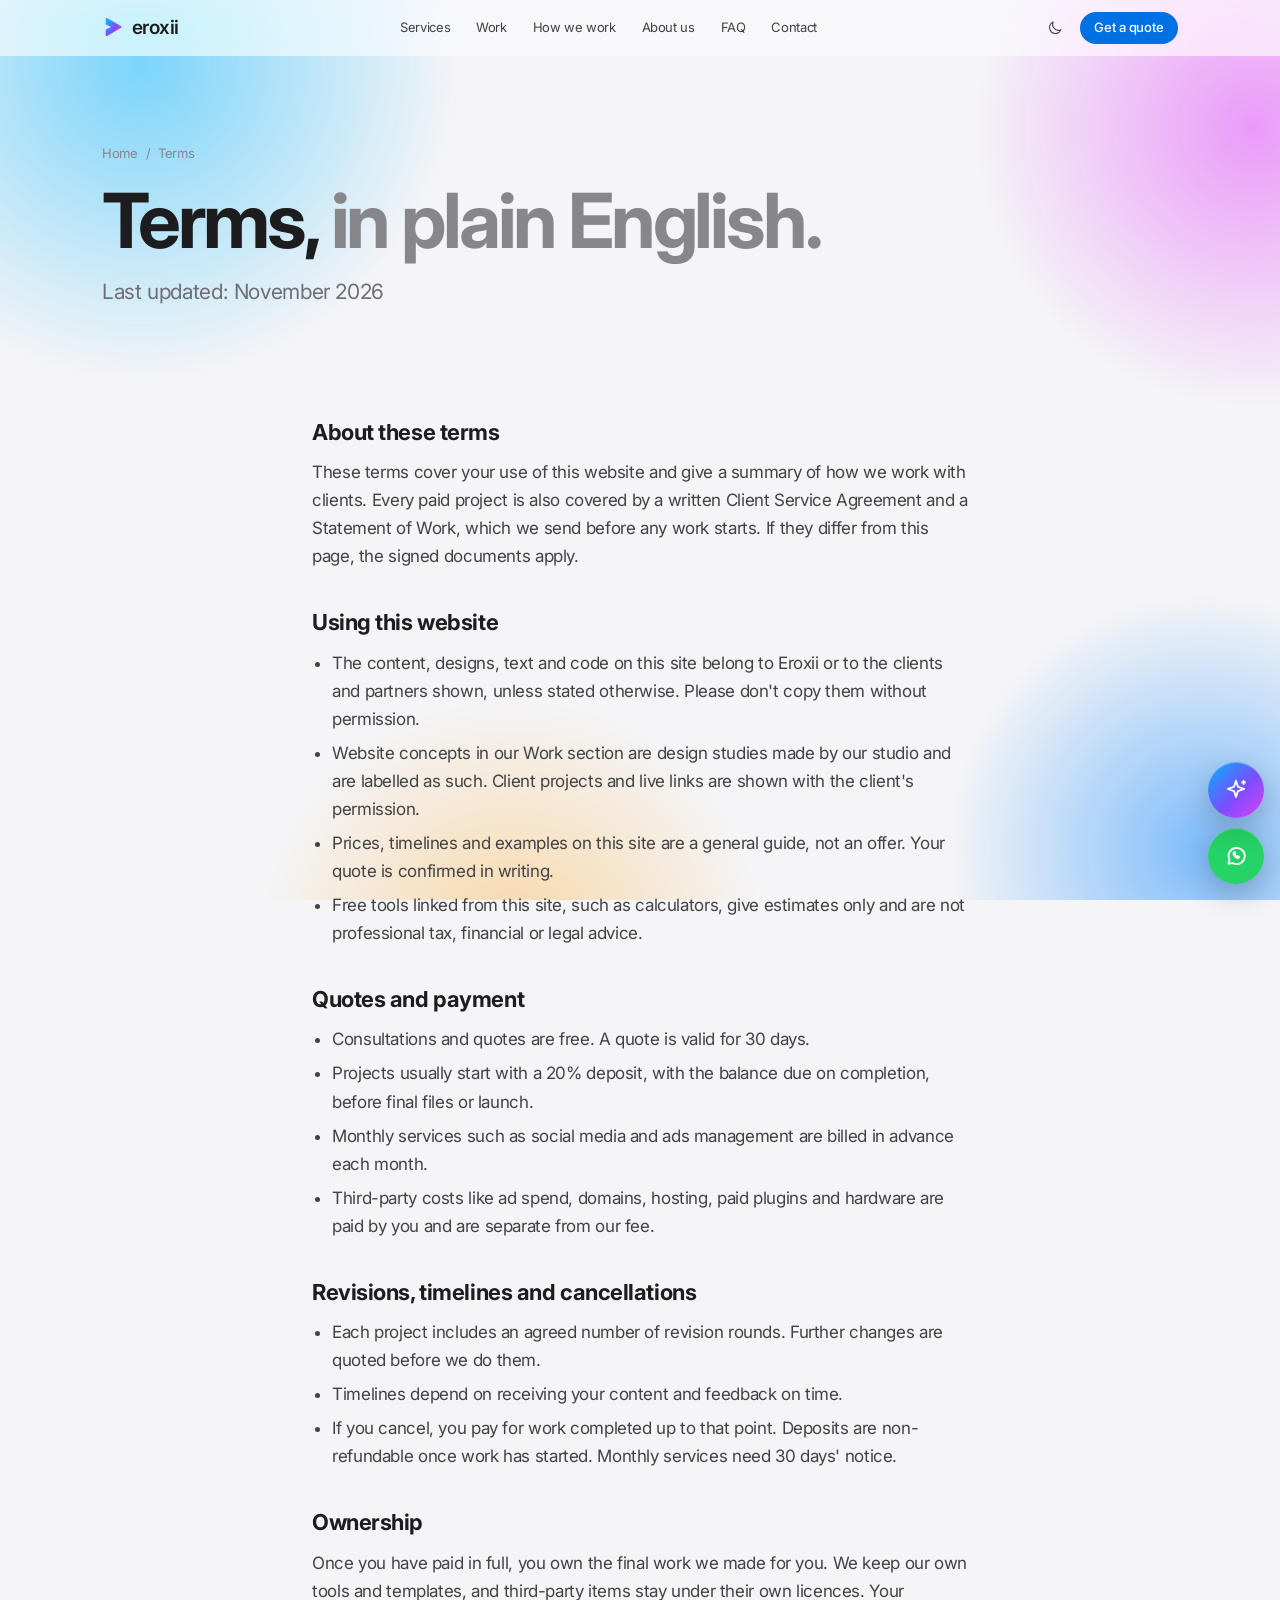
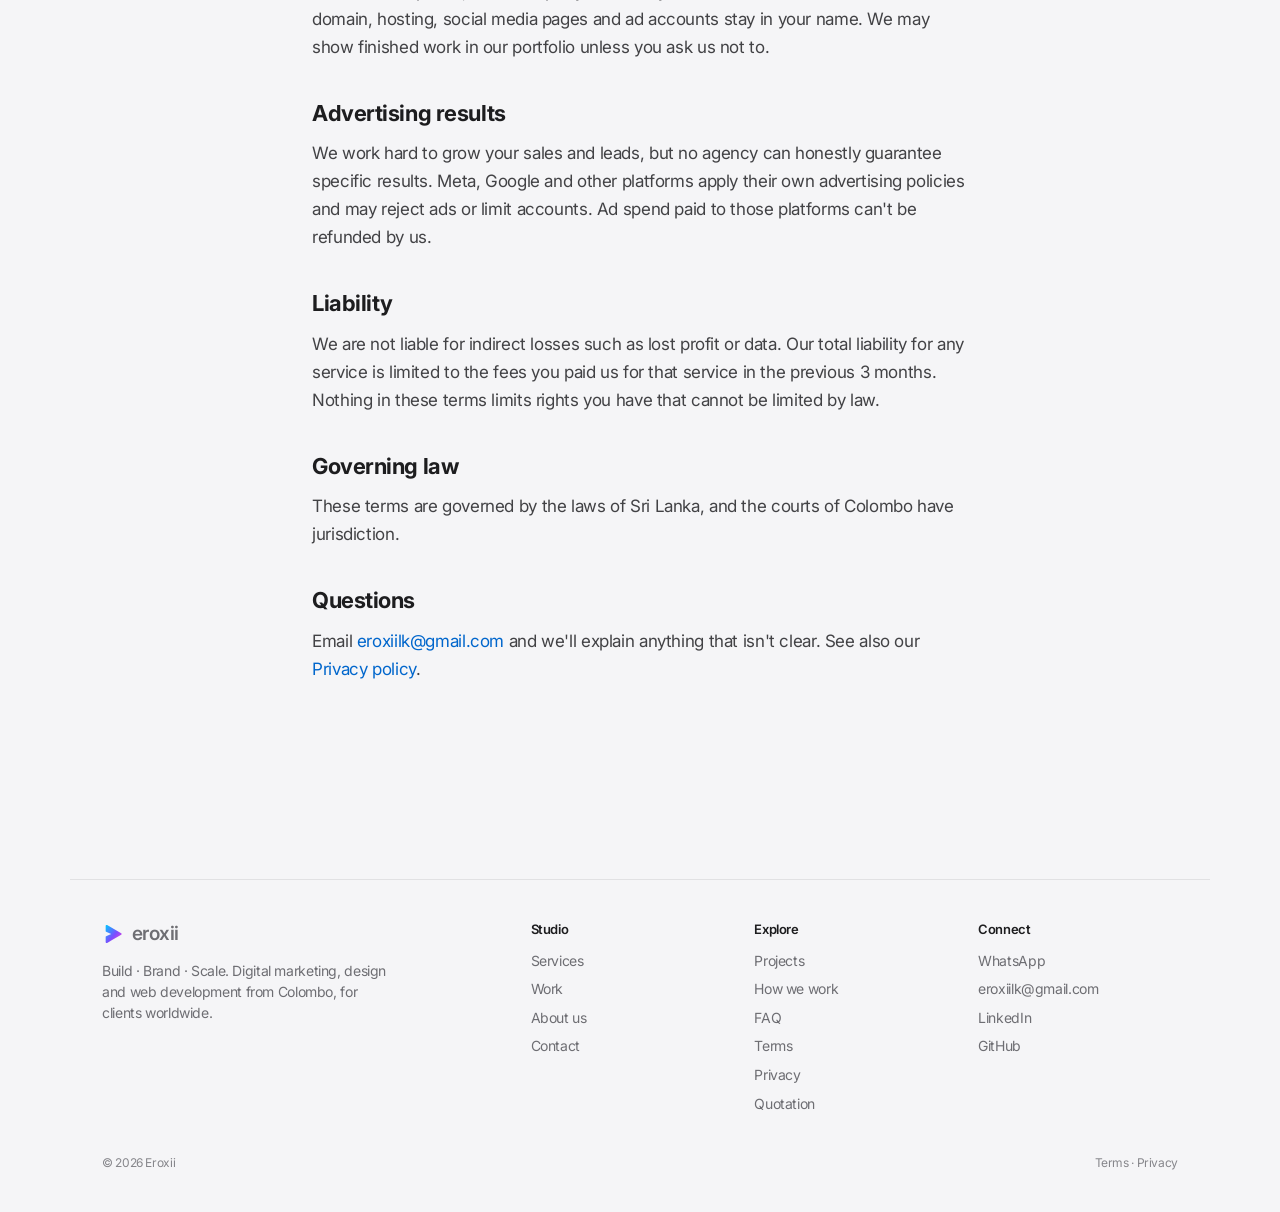
<file: terms.html>
<!doctype html>
<html lang="en">
<head>
<meta charset="utf-8">
<meta name="viewport" content="width=device-width, initial-scale=1, viewport-fit=cover">
<title>Terms | Eroxii</title>
<meta name="description" content="The terms for using the Eroxii website and working with the Eroxii studio.">
<link rel="preconnect" href="https://fonts.googleapis.com"><link rel="preconnect" href="https://fonts.gstatic.com" crossorigin>
<link href="https://fonts.googleapis.com/css2?family=Inter:wght@400;500;600;700&display=swap" rel="stylesheet">
<link rel="stylesheet" href="assets/site.css">
<script src="assets/data.js"></script>
<!-- seo:start -->
<link rel="canonical" href="https://www.eroxii.space/terms.html">
<meta property="og:type" content="website">
<meta property="og:site_name" content="Eroxii">
<meta property="og:locale" content="en_US">
<meta property="og:locale:alternate" content="en_GB">
<meta property="og:locale:alternate" content="en_LK">
<link rel="alternate" hreflang="en" href="https://www.eroxii.space/terms.html">
<link rel="alternate" hreflang="x-default" href="https://www.eroxii.space/terms.html">
<meta property="og:url" content="https://www.eroxii.space/terms.html">
<meta property="og:title" content="Terms | Eroxii">
<meta property="og:description" content="The terms for using the Eroxii website and working with the Eroxii studio.">
<meta property="og:image" content="https://www.eroxii.space/images/og-image.jpg">
<meta property="og:image:width" content="1200">
<meta property="og:image:height" content="630">
<meta name="twitter:card" content="summary_large_image">
<link rel="icon" href="images/favicon.svg" type="image/svg+xml">
<link rel="icon" href="images/icon-192.png" sizes="192x192">
<link rel="apple-touch-icon" href="images/apple-touch-icon.png">
<!-- seo:end -->
</head>
<body data-page="terms">
<script src="assets/shell.js"></script>
<main>
  <section class="page-hero">
    <div class="wrap">
      <div class="crumbs r"><a href="index.html">Home</a><span>/</span><span>Terms</span></div>
      <h1 class="h2 r" style="--d:1">Terms, <span class="soft">in plain English.</span></h1>
      <p class="sub r" style="--d:2">Last updated: November 2026</p>
    </div>
  </section>
  <section style="padding-top:0">
    <div class="wrap prose">
      <h3>About these terms</h3>
      <p>These terms cover your use of this website and give a summary of how we work with clients. Every paid project is also covered by a written Client Service Agreement and a Statement of Work, which we send before any work starts. If they differ from this page, the signed documents apply.</p>

      <h3>Using this website</h3>
      <ul>
        <li>The content, designs, text and code on this site belong to Eroxii or to the clients and partners shown, unless stated otherwise. Please don't copy them without permission.</li>
        <li>Website concepts in our Work section are design studies made by our studio and are labelled as such. Client projects and live links are shown with the client's permission.</li>
        <li>Prices, timelines and examples on this site are a general guide, not an offer. Your quote is confirmed in writing.</li>
        <li>Free tools linked from this site, such as calculators, give estimates only and are not professional tax, financial or legal advice.</li>
      </ul>

      <h3>Quotes and payment</h3>
      <ul>
        <li>Consultations and quotes are free. A quote is valid for 30 days.</li>
        <li>Projects usually start with a 20% deposit, with the balance due on completion, before final files or launch.</li>
        <li>Monthly services such as social media and ads management are billed in advance each month.</li>
        <li>Third-party costs like ad spend, domains, hosting, paid plugins and hardware are paid by you and are separate from our fee.</li>
      </ul>

      <h3>Revisions, timelines and cancellations</h3>
      <ul>
        <li>Each project includes an agreed number of revision rounds. Further changes are quoted before we do them.</li>
        <li>Timelines depend on receiving your content and feedback on time.</li>
        <li>If you cancel, you pay for work completed up to that point. Deposits are non-refundable once work has started. Monthly services need 30 days' notice.</li>
      </ul>

      <h3>Ownership</h3>
      <p>Once you have paid in full, you own the final work we made for you. We keep our own tools and templates, and third-party items stay under their own licences. Your domain, hosting, social media pages and ad accounts stay in your name. We may show finished work in our portfolio unless you ask us not to.</p>

      <h3>Advertising results</h3>
      <p>We work hard to grow your sales and leads, but no agency can honestly guarantee specific results. Meta, Google and other platforms apply their own advertising policies and may reject ads or limit accounts. Ad spend paid to those platforms can't be refunded by us.</p>

      <h3>Liability</h3>
      <p>We are not liable for indirect losses such as lost profit or data. Our total liability for any service is limited to the fees you paid us for that service in the previous 3 months. Nothing in these terms limits rights you have that cannot be limited by law.</p>

      <h3>Governing law</h3>
      <p>These terms are governed by the laws of Sri Lanka, and the courts of Colombo have jurisdiction.</p>

      <h3>Questions</h3>
      <p>Email <a href="mailto:eroxiilk@gmail.com" style="color:var(--blue-ink)">eroxiilk@gmail.com</a> and we'll explain anything that isn't clear. See also our <a href="privacy.html" style="color:var(--blue-ink)">Privacy policy</a>.</p>
    </div>
  </section>
</main>
</body>
</html>
</file>
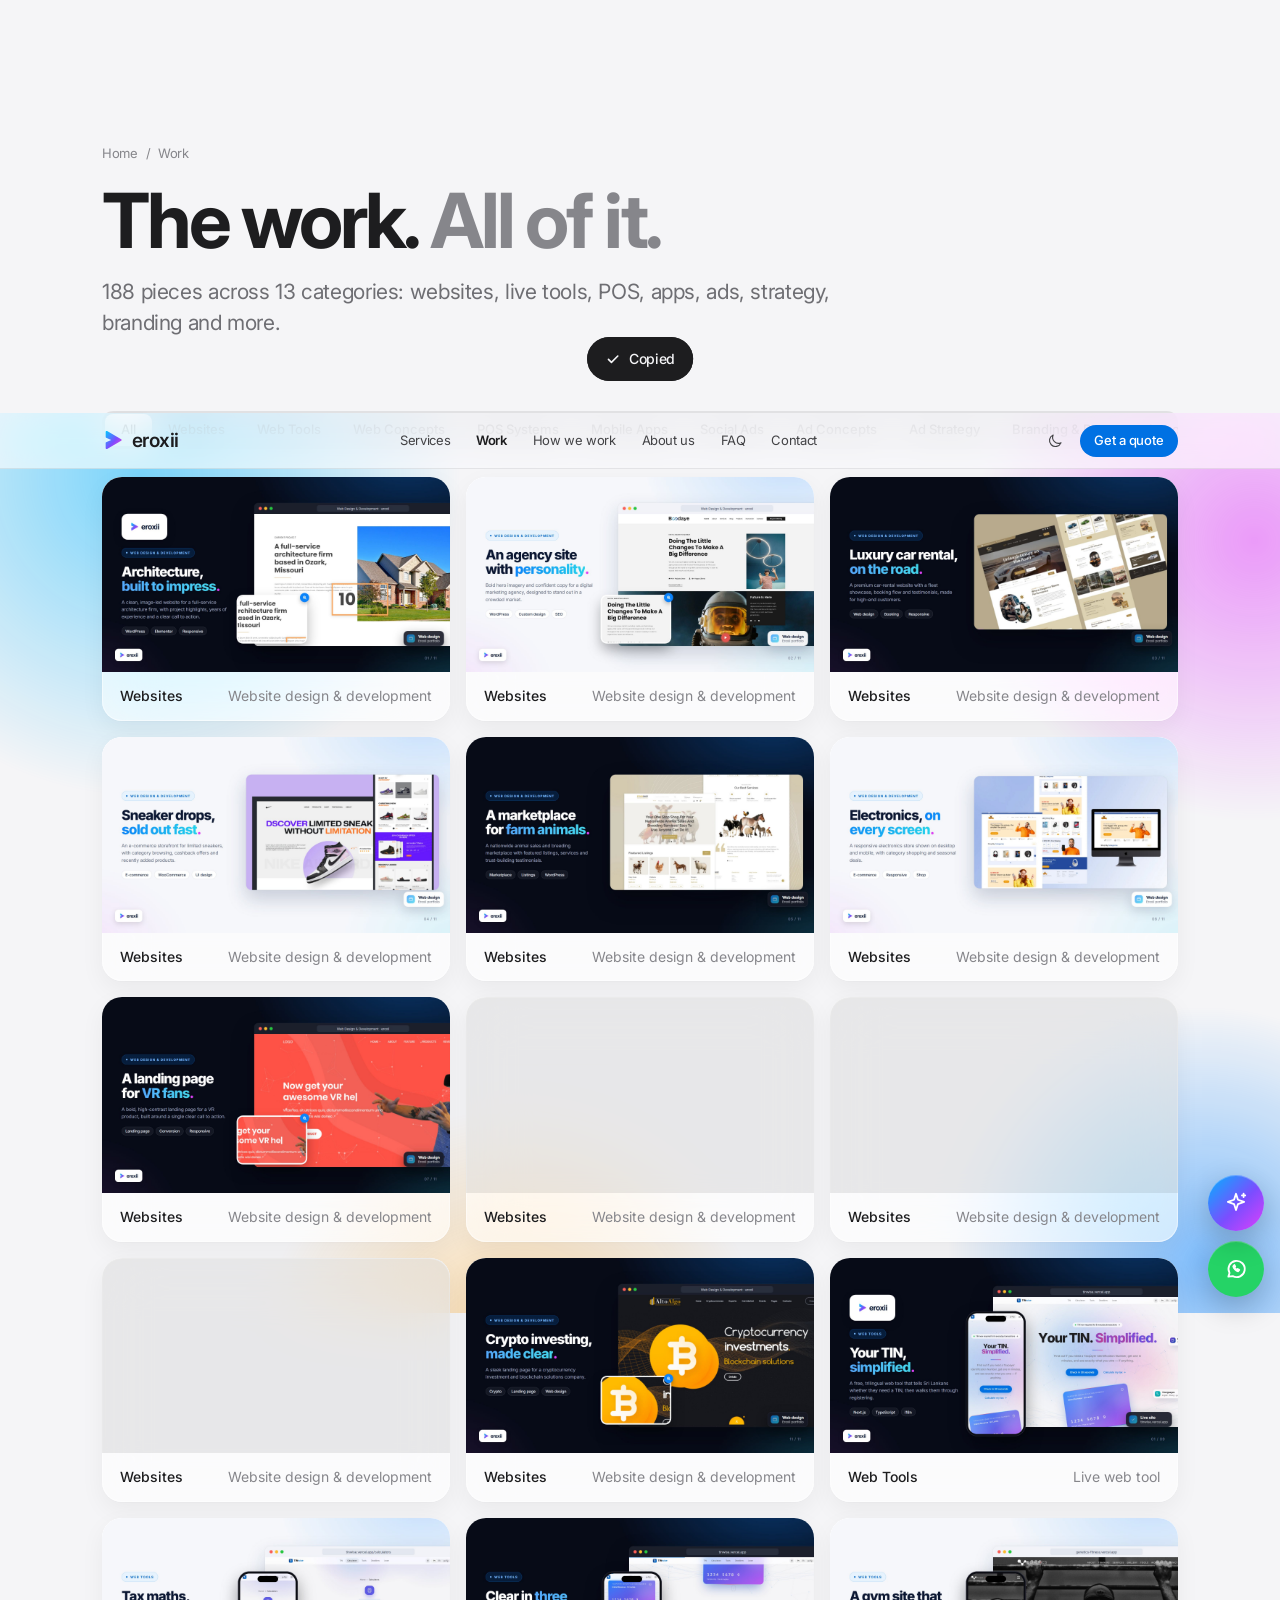
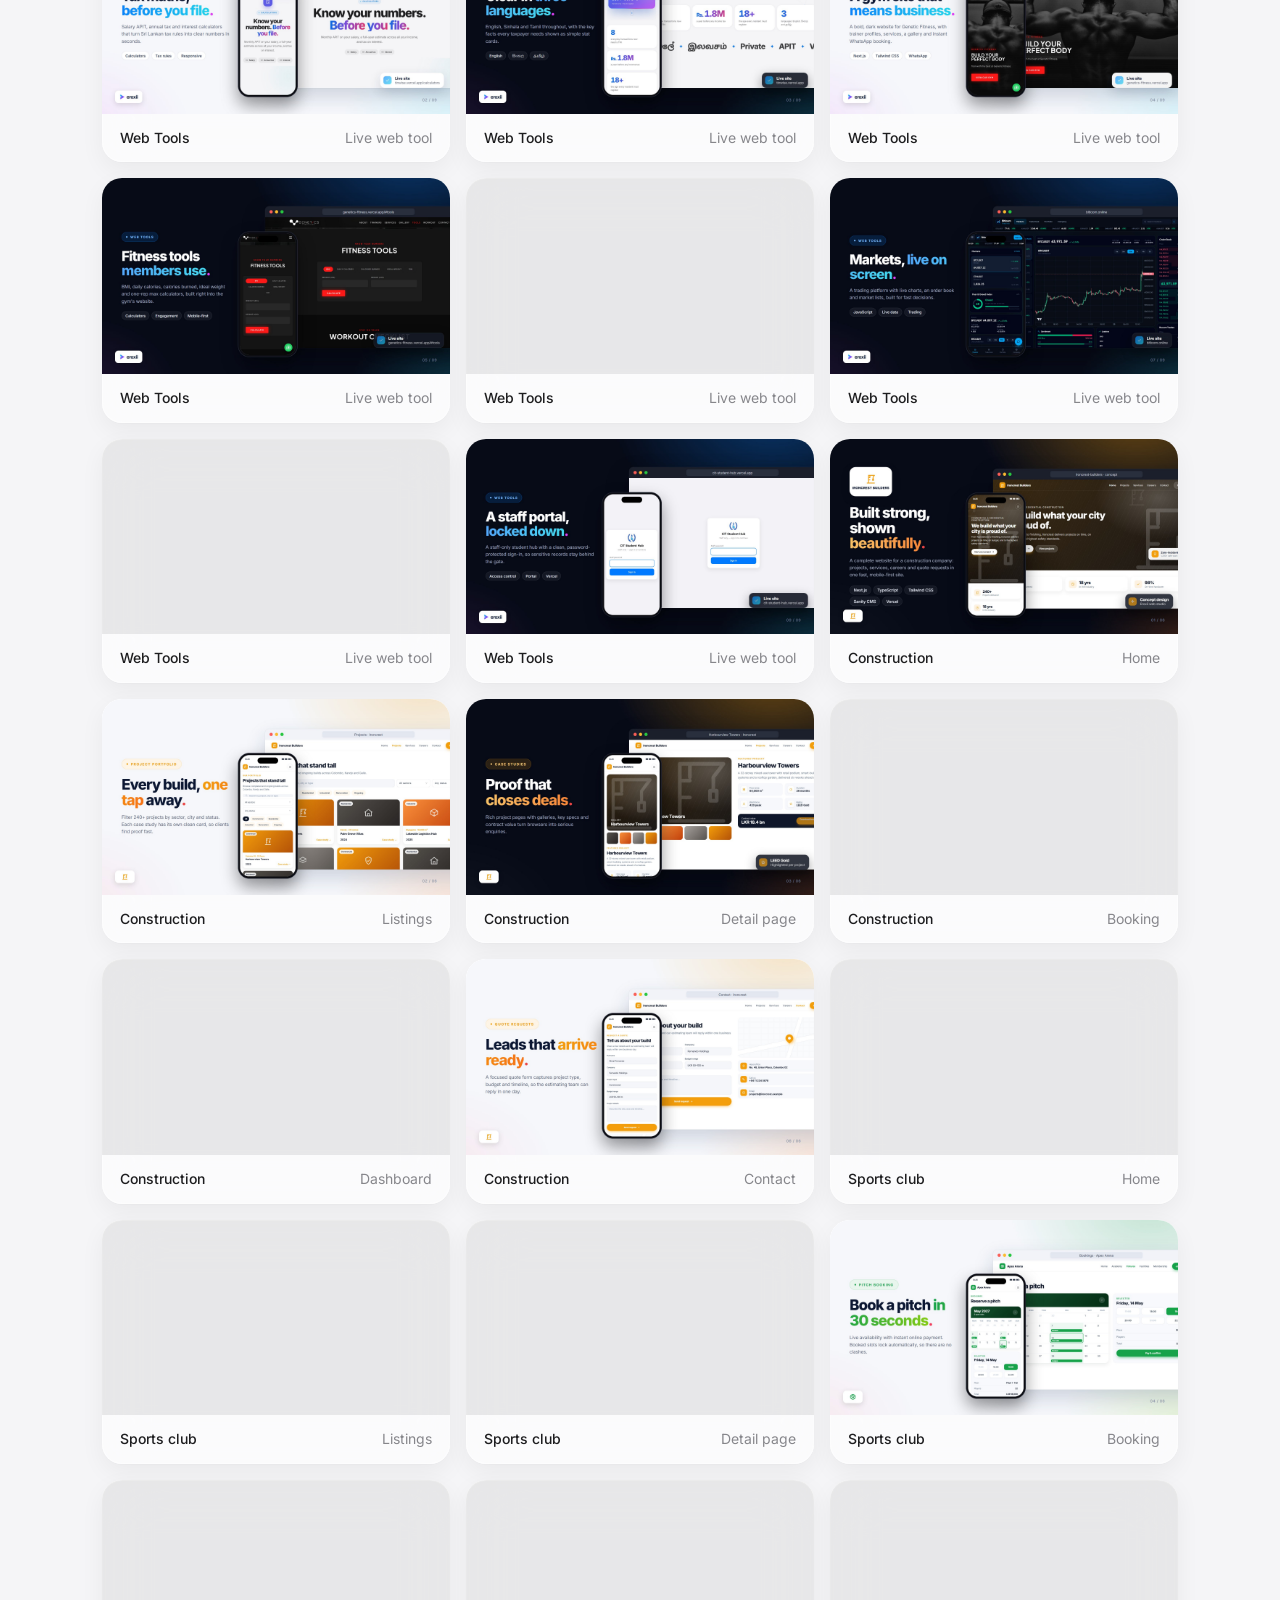
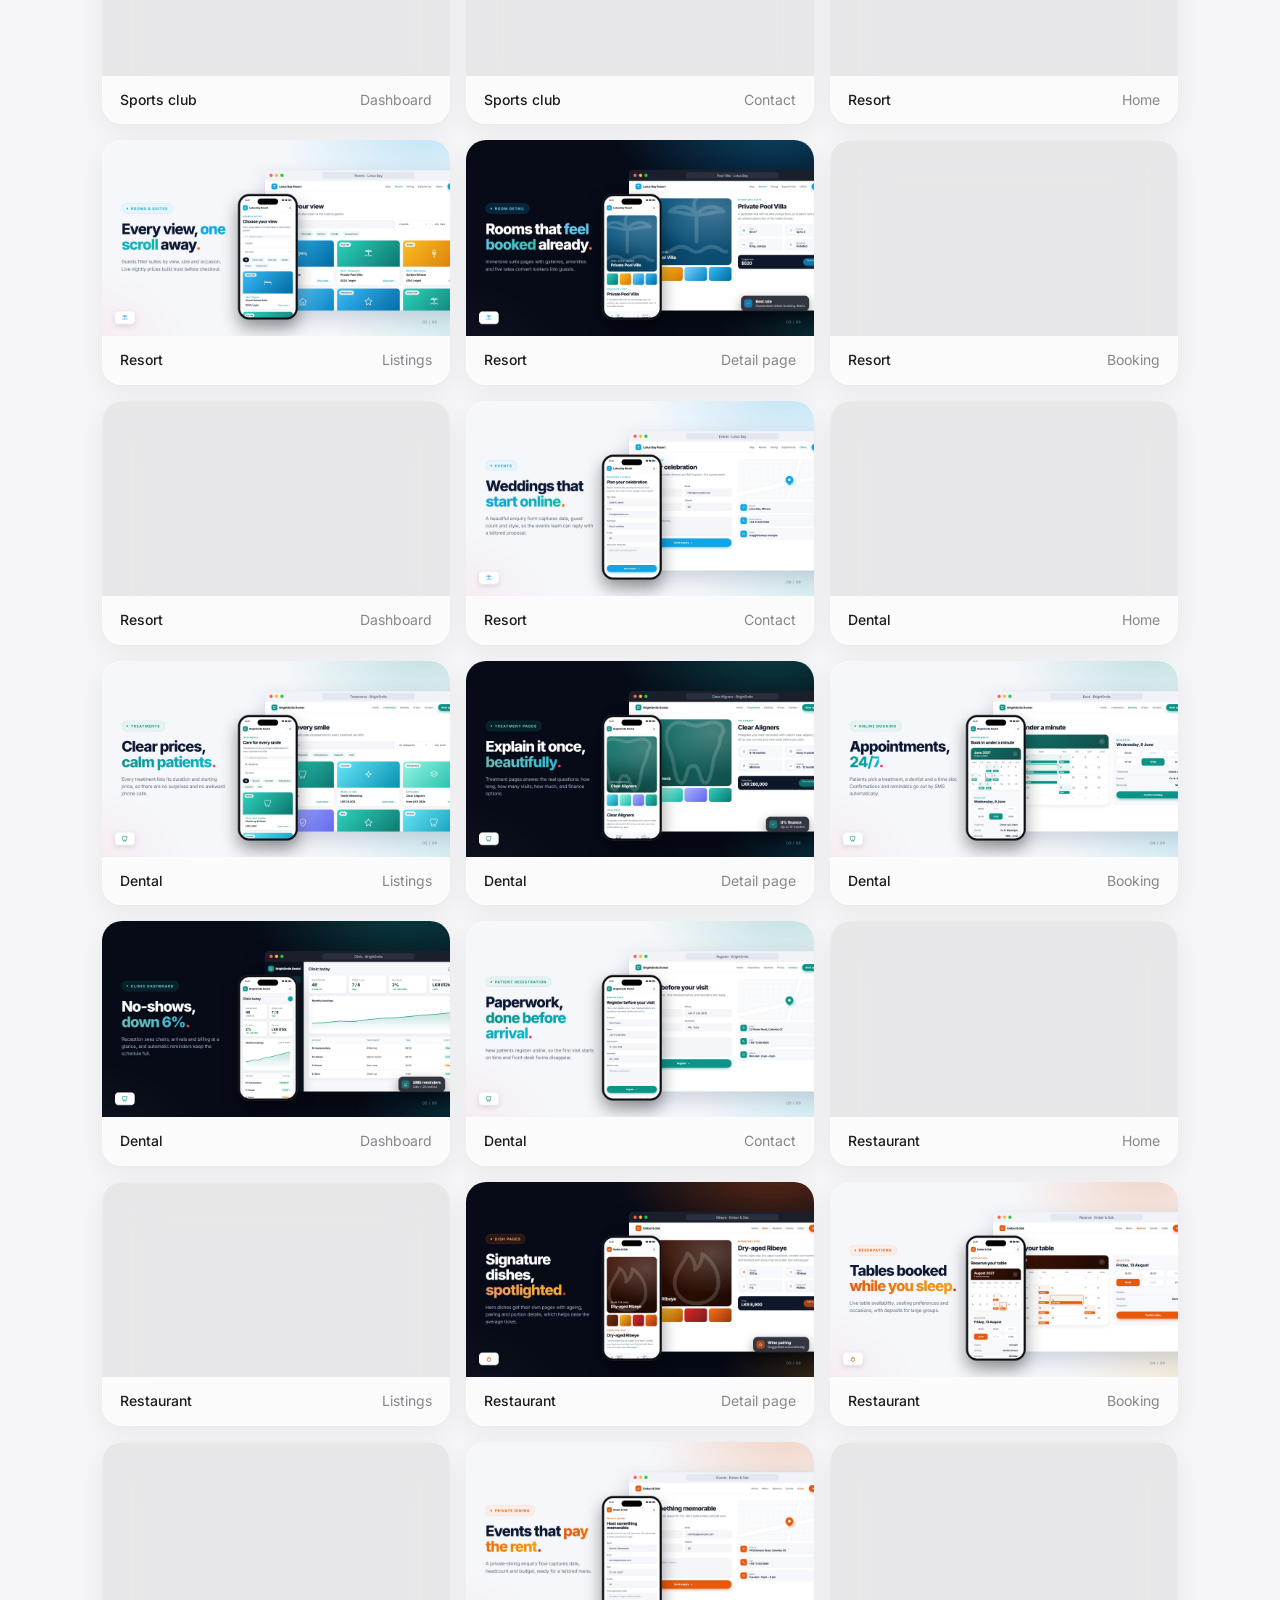
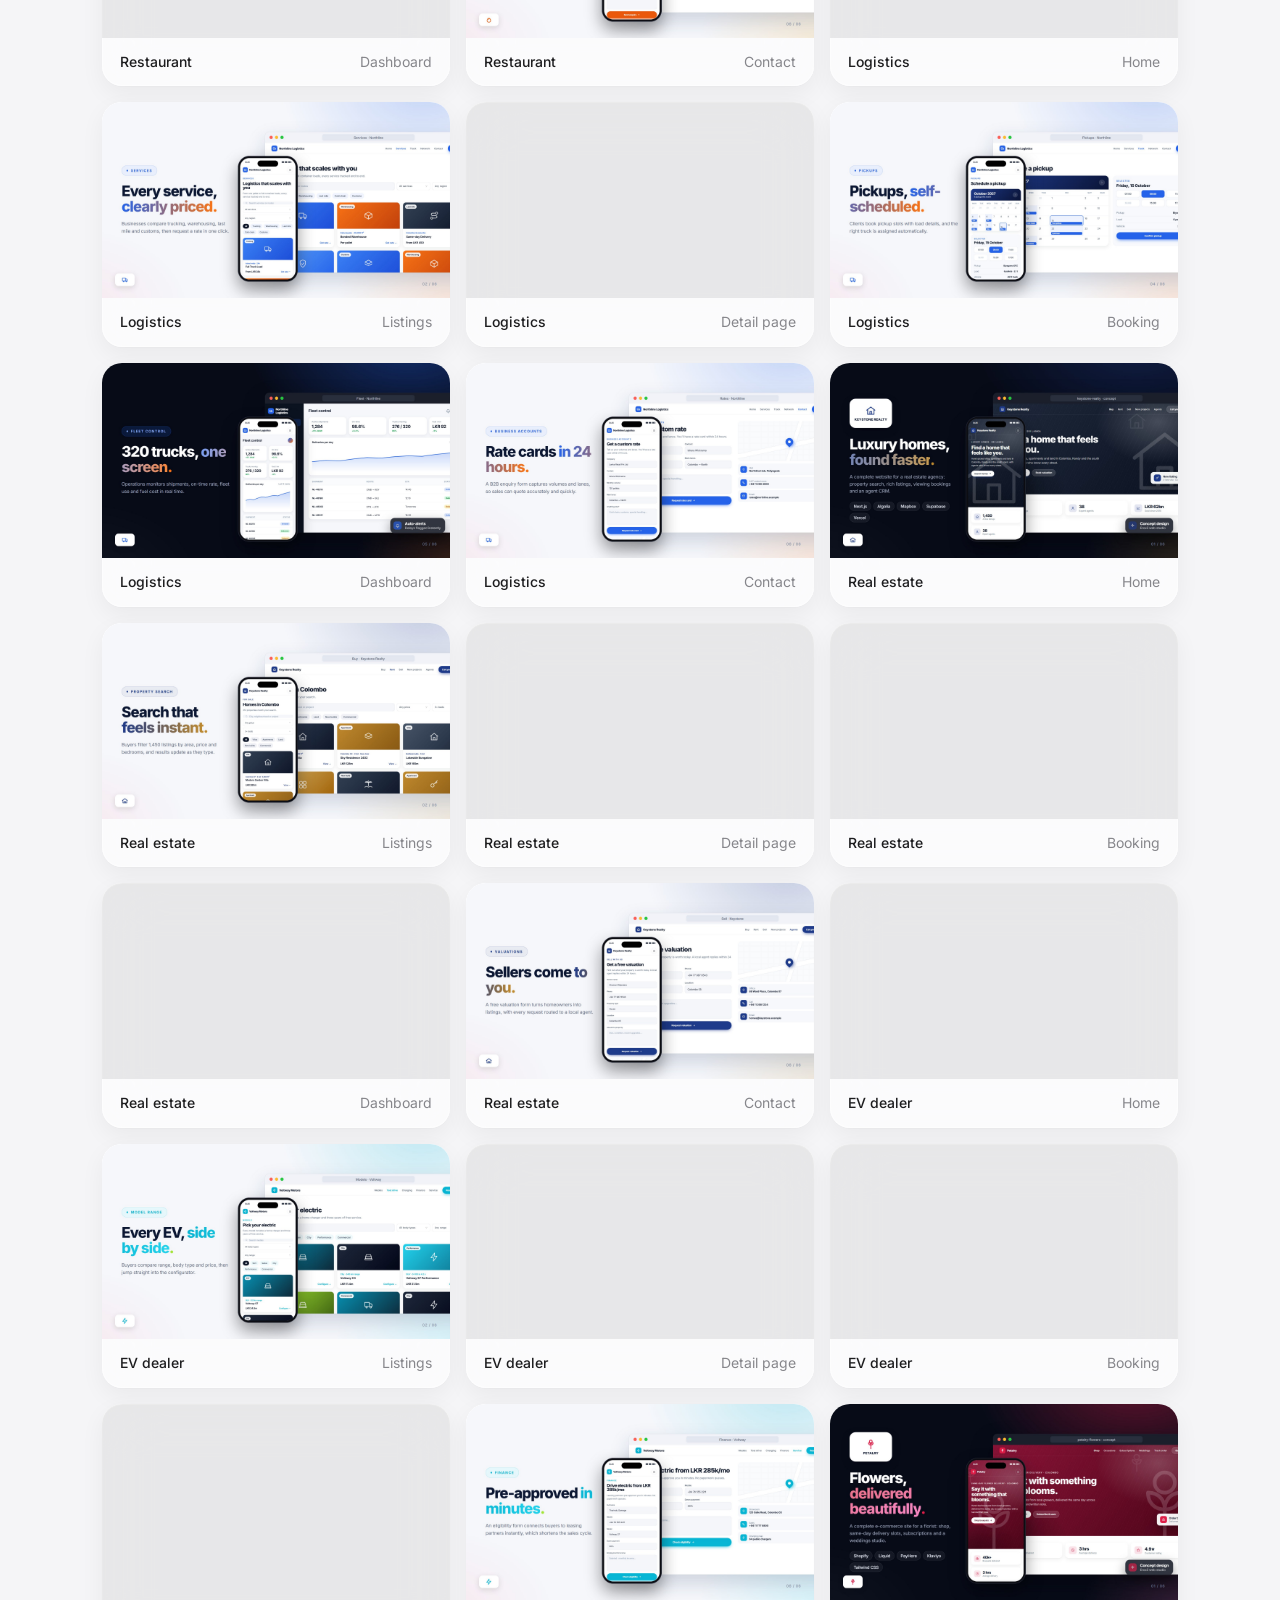
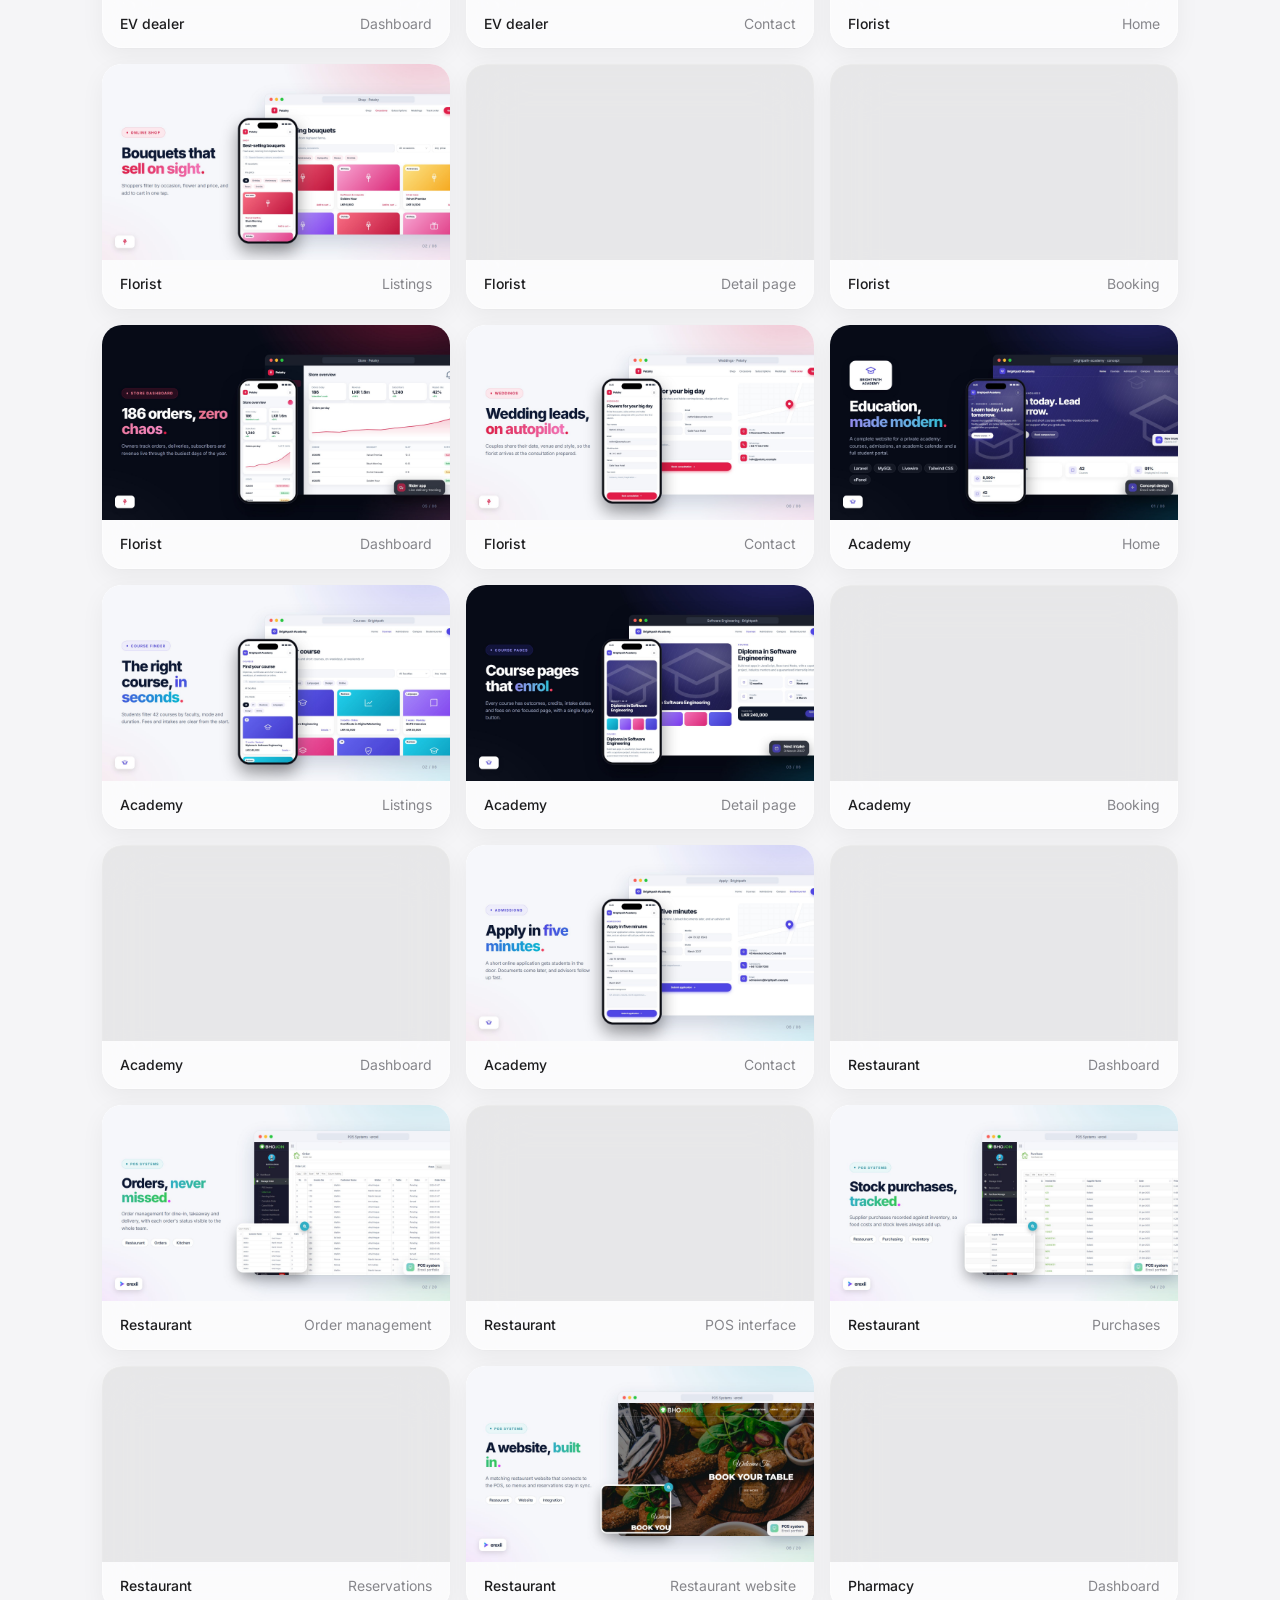
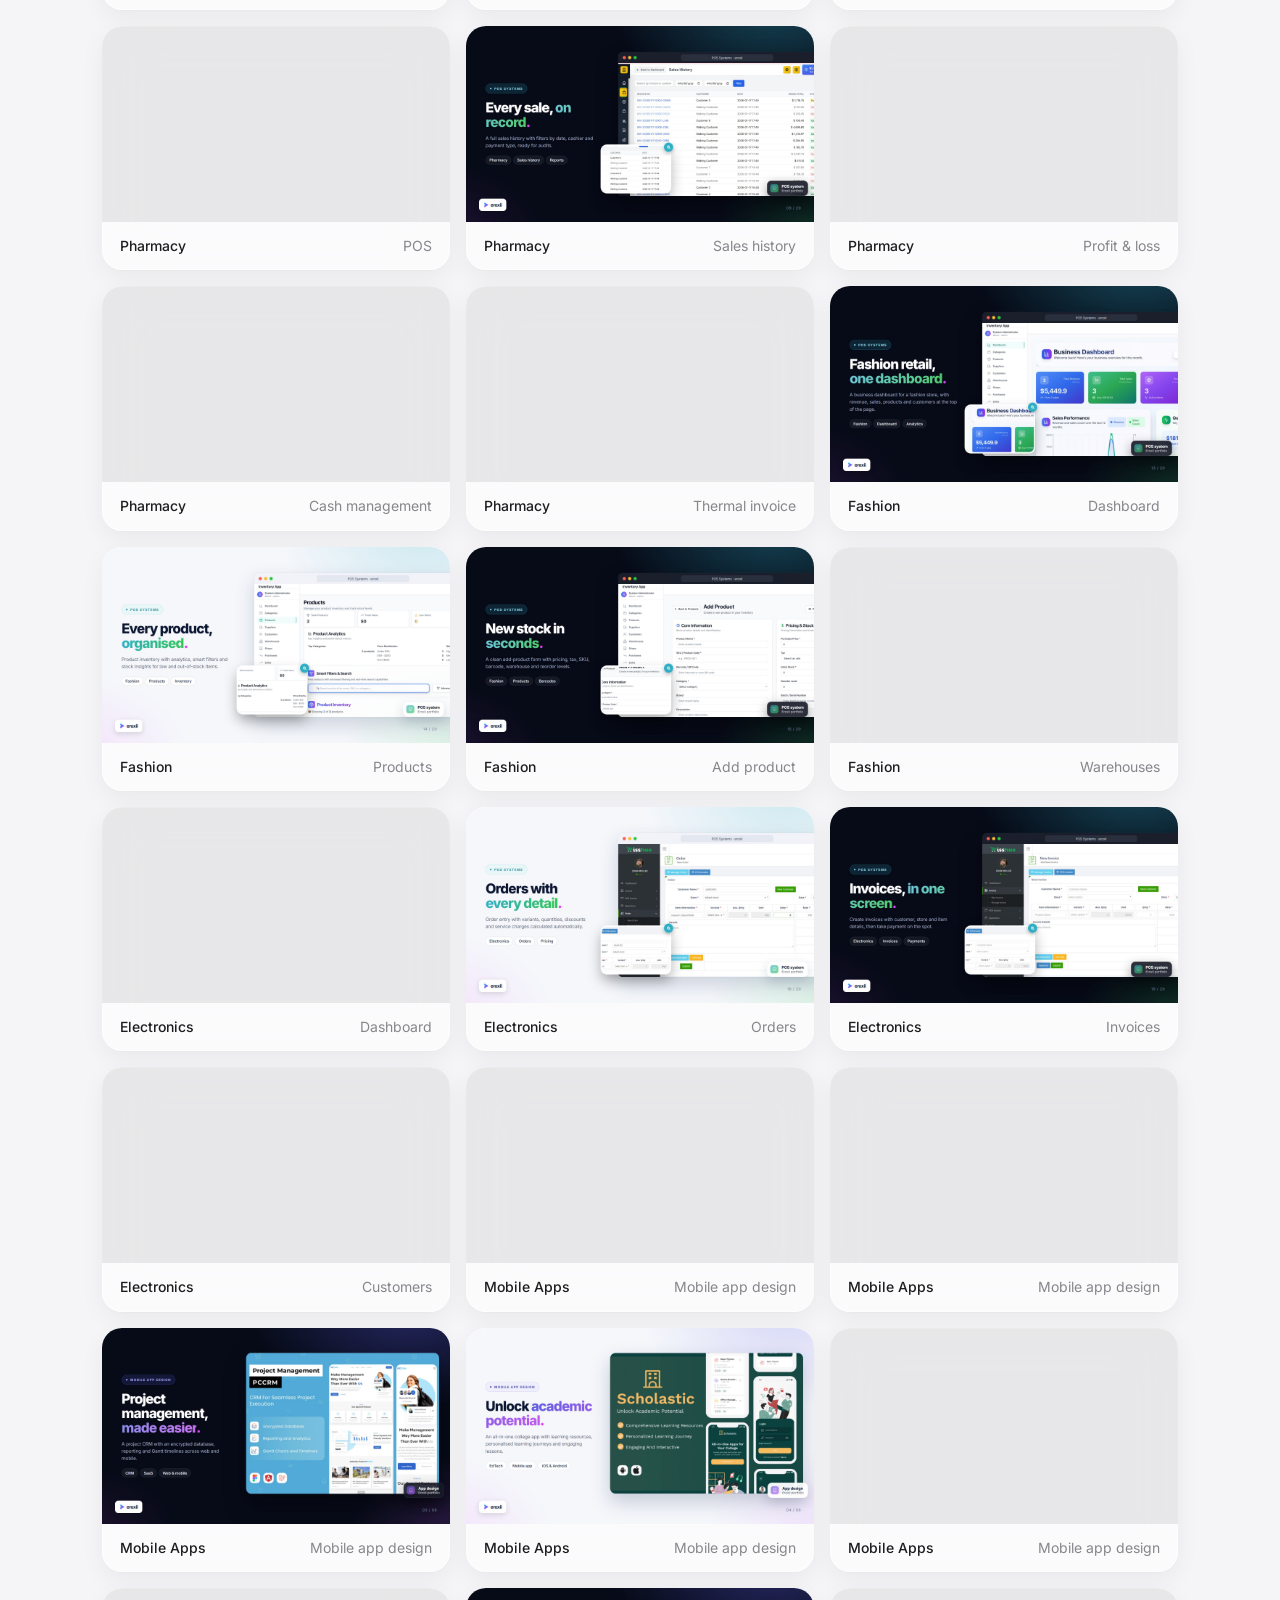
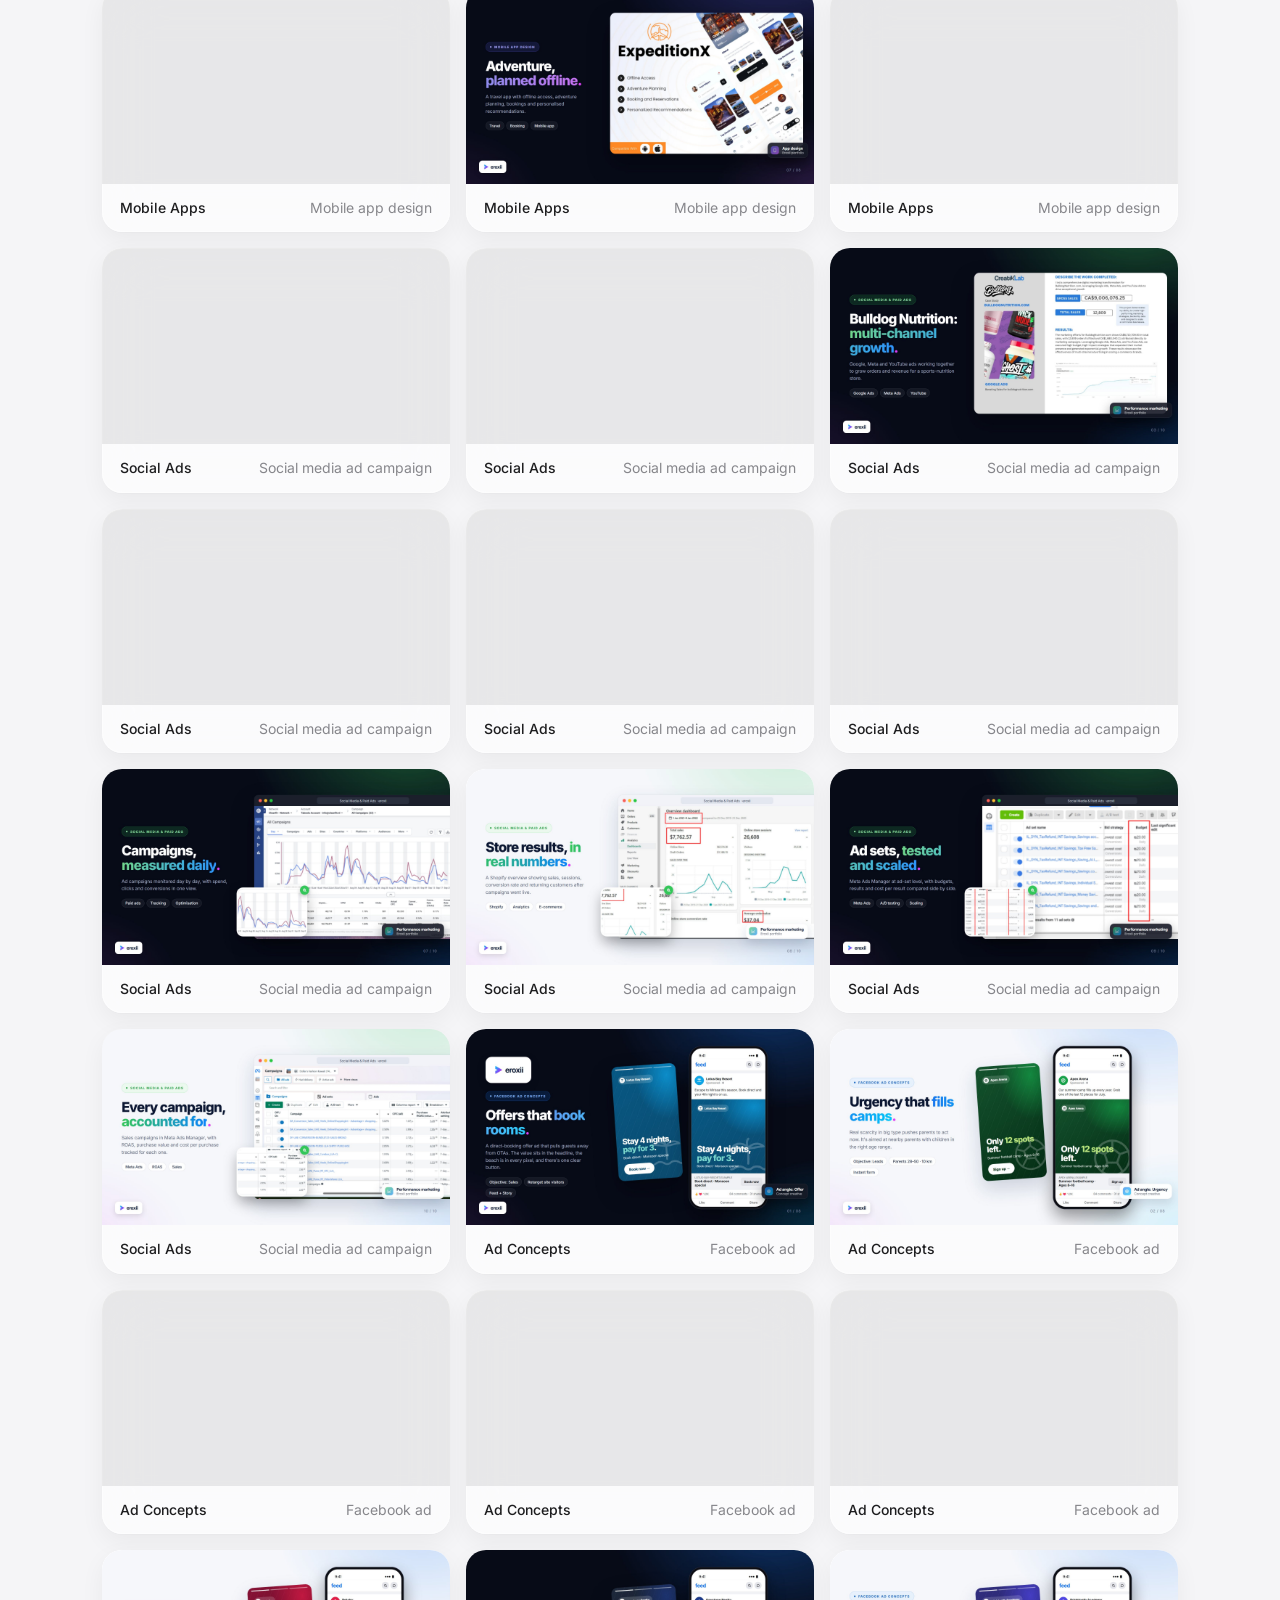
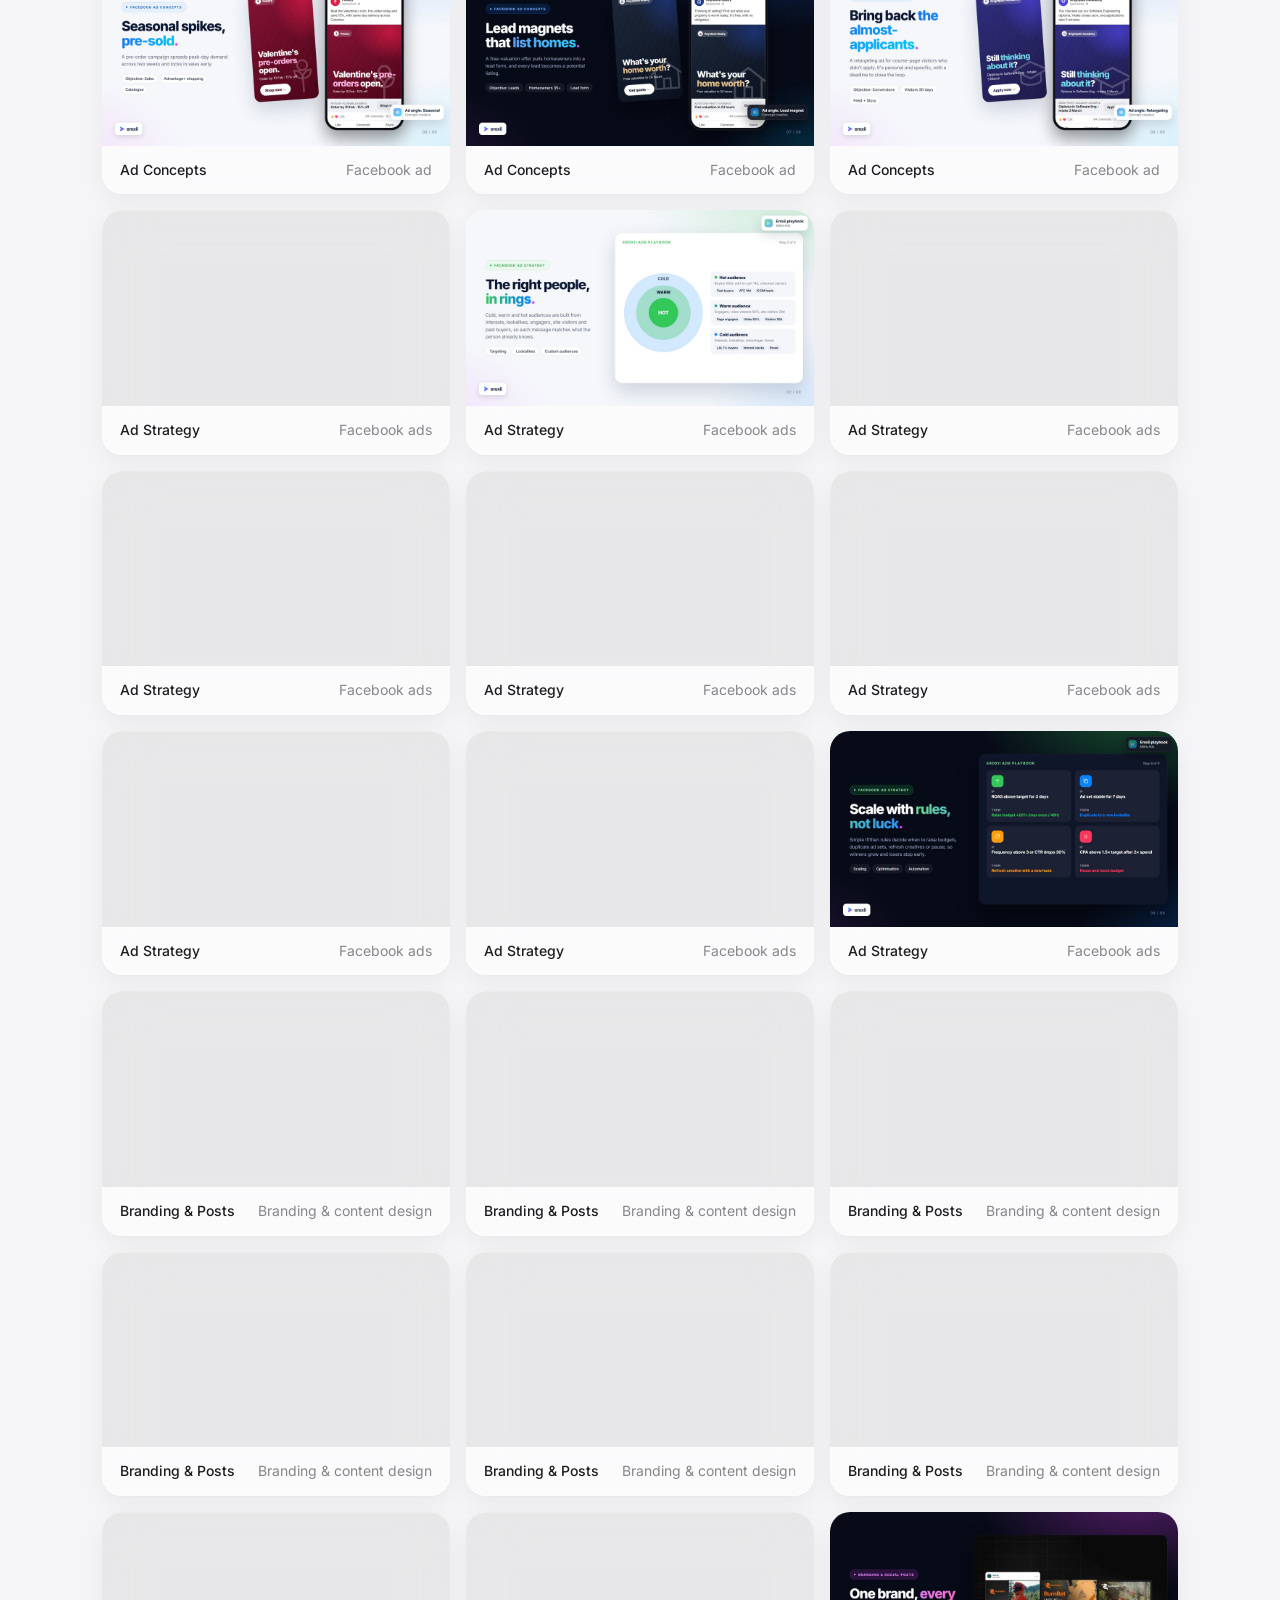
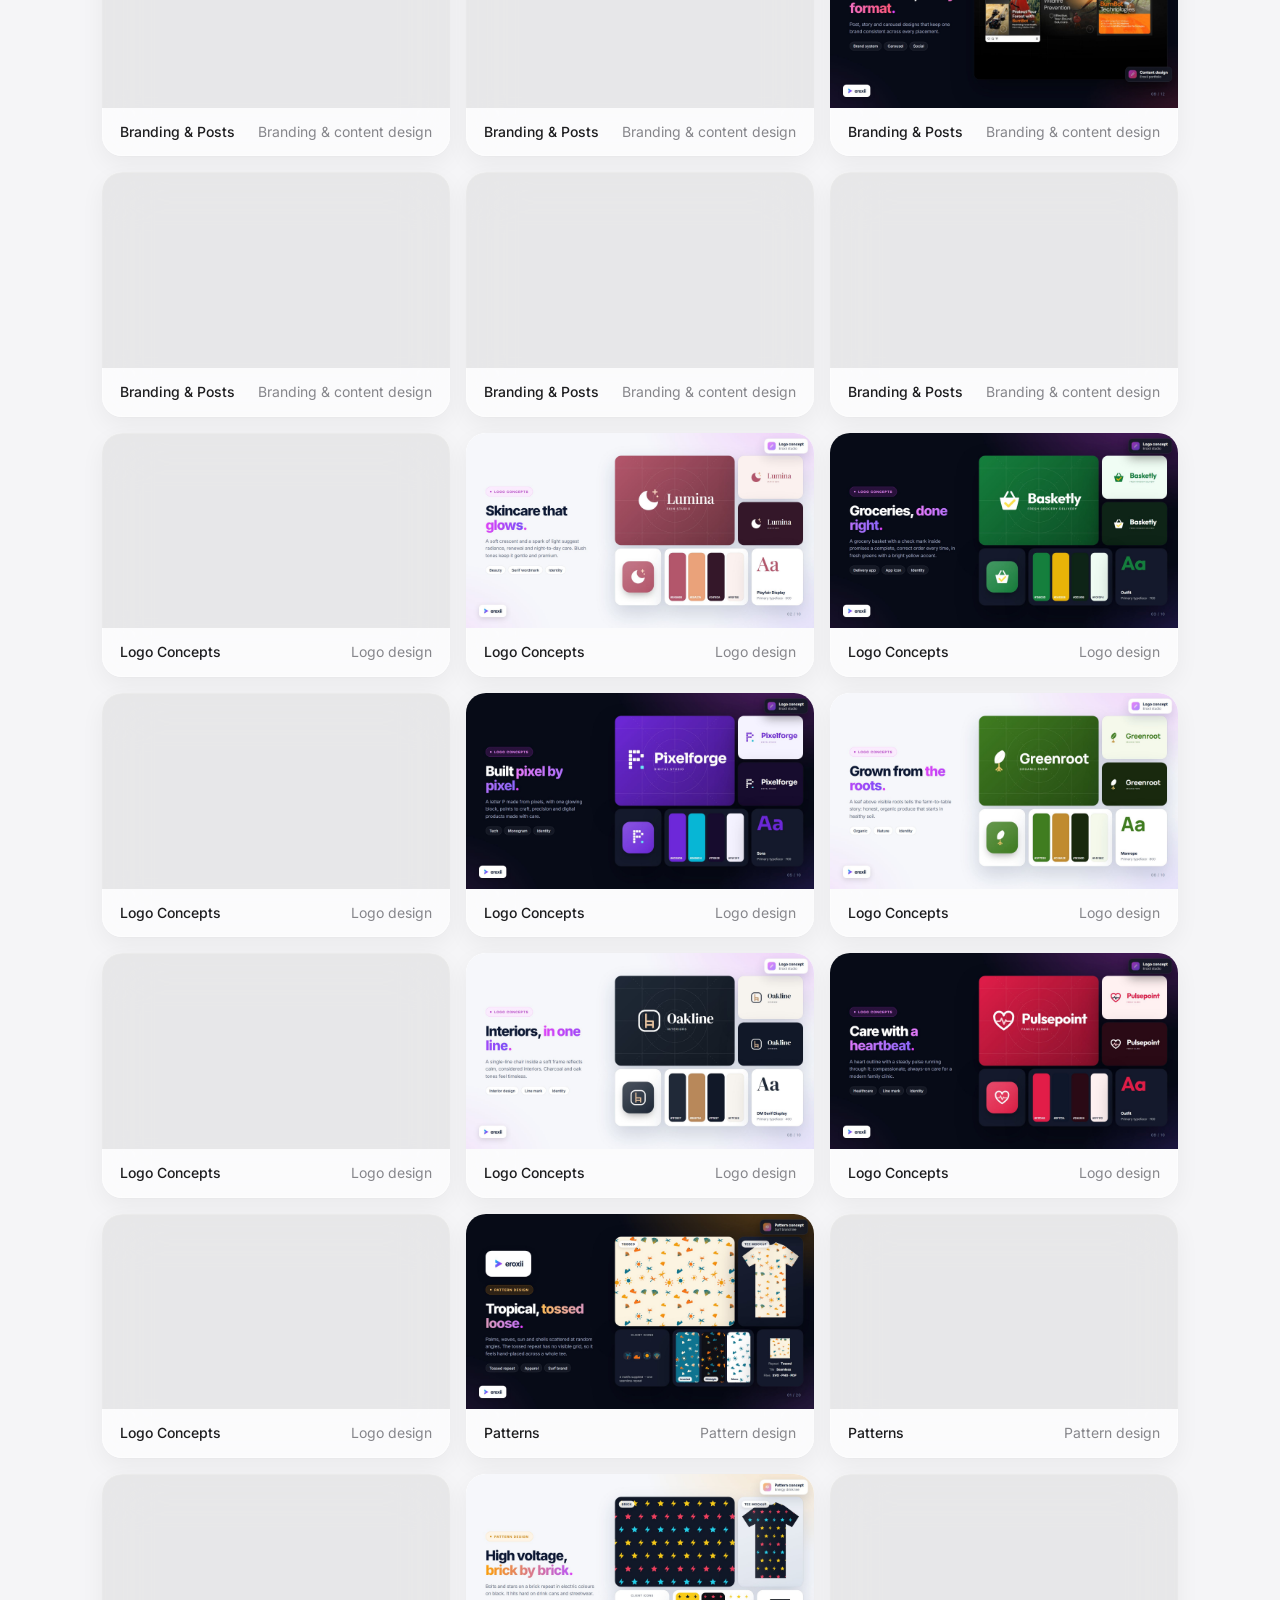
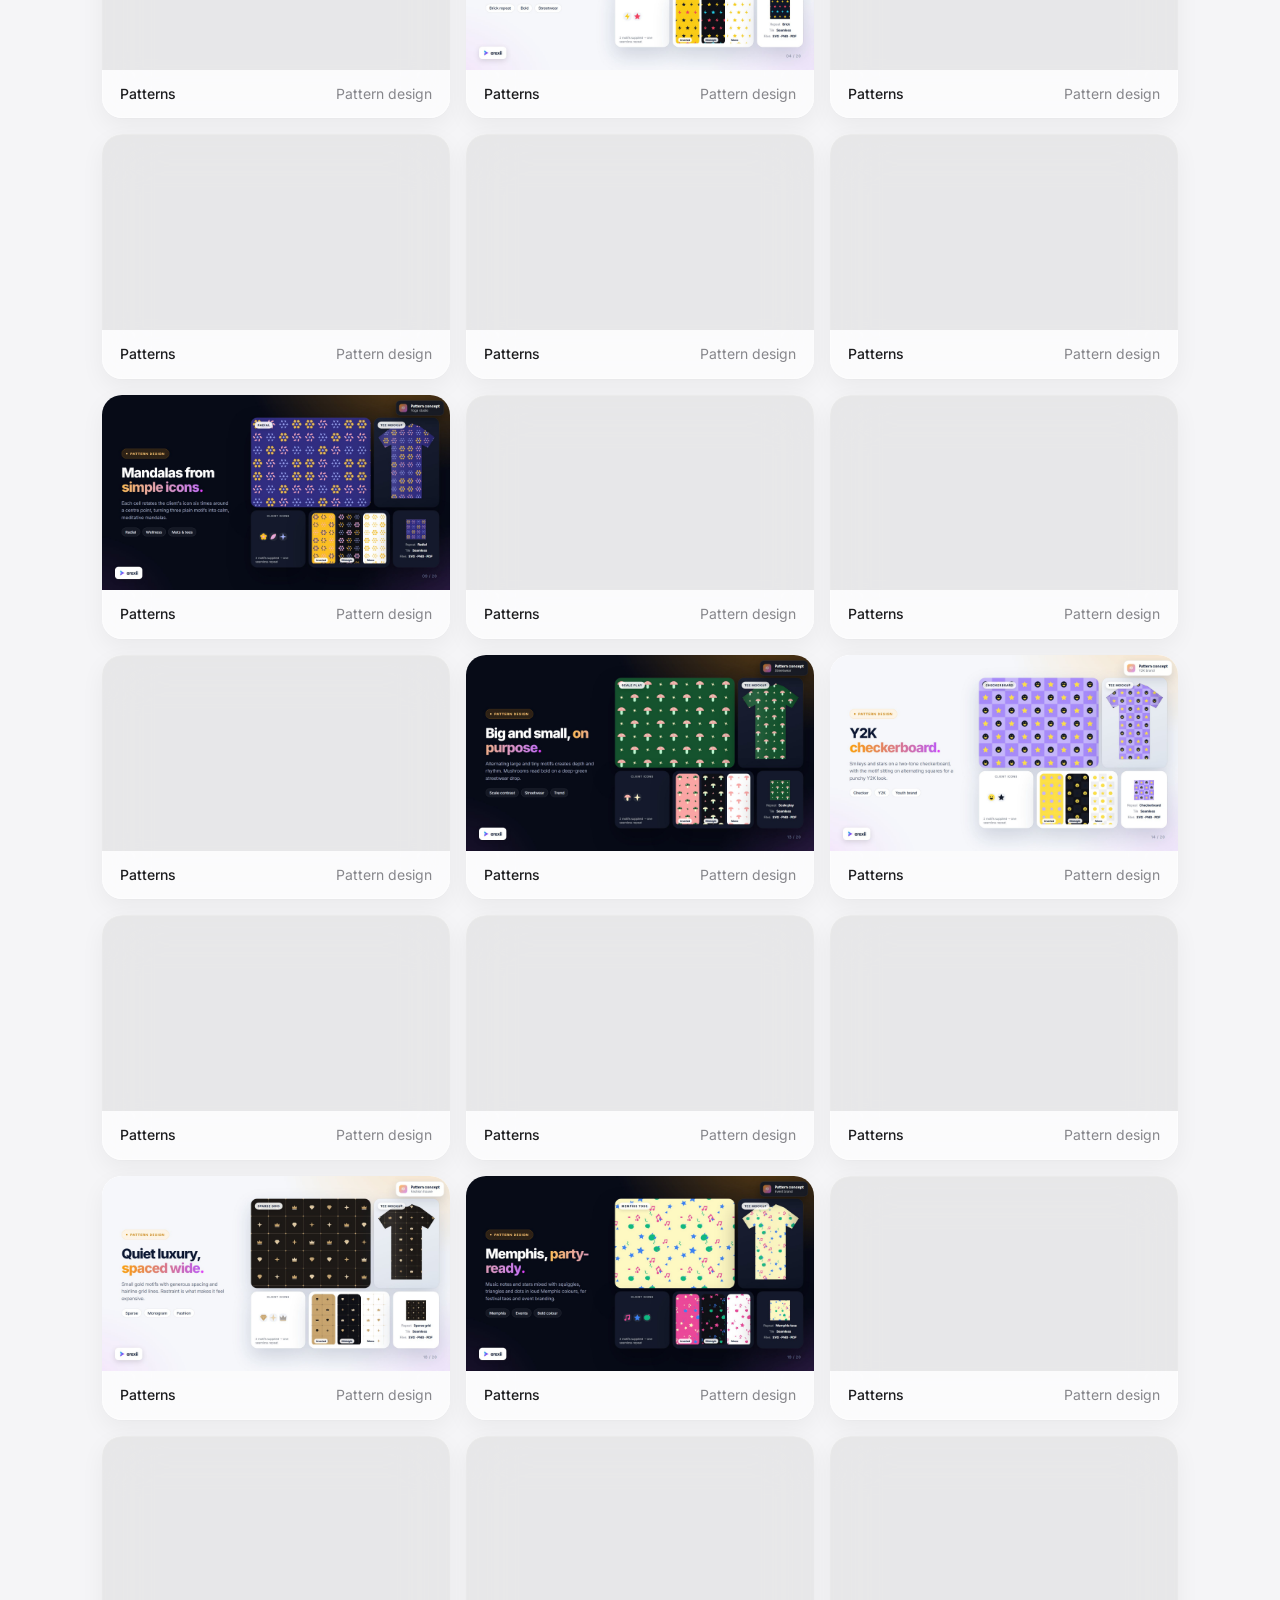
<file: work.html>
<!doctype html>
<html lang="en">
<head>
<meta charset="utf-8">
<meta name="viewport" content="width=device-width, initial-scale=1, viewport-fit=cover">
<title>Portfolio: Websites, Ads &amp; Branding | Eroxii</title>
<meta name="description" content="Websites, web tools, POS systems, Facebook ad campaigns, branding and AI creatives built by Eroxii for clients in Sri Lanka and around the world.">
<meta name="theme-color" content="#f5f5f7" media="(prefers-color-scheme: light)">
<meta name="theme-color" content="#000000" media="(prefers-color-scheme: dark)">
<link rel="preconnect" href="https://fonts.googleapis.com"><link rel="preconnect" href="https://fonts.gstatic.com" crossorigin>
<link href="https://fonts.googleapis.com/css2?family=Inter:wght@400;500;600;700&display=swap" rel="stylesheet">
<link rel="stylesheet" href="assets/site.css">
<script src="assets/data.js"></script>
<!-- seo:start -->
<link rel="canonical" href="https://www.eroxii.space/work.html">
<meta property="og:type" content="website">
<meta property="og:site_name" content="Eroxii">
<meta property="og:locale" content="en_US">
<meta property="og:locale:alternate" content="en_GB">
<meta property="og:locale:alternate" content="en_LK">
<link rel="alternate" hreflang="en" href="https://www.eroxii.space/work.html">
<link rel="alternate" hreflang="x-default" href="https://www.eroxii.space/work.html">
<meta property="og:url" content="https://www.eroxii.space/work.html">
<meta property="og:title" content="Portfolio: Websites, Ads &amp; Branding | Eroxii">
<meta property="og:description" content="Websites, web tools, POS systems, Facebook ad campaigns, branding and AI creatives built by Eroxii for clients in Sri Lanka and around the world.">
<meta property="og:image" content="https://www.eroxii.space/images/og-image.jpg">
<meta property="og:image:width" content="1200">
<meta property="og:image:height" content="630">
<meta name="twitter:card" content="summary_large_image">
<link rel="icon" href="images/favicon.svg" type="image/svg+xml">
<link rel="icon" href="images/icon-192.png" sizes="192x192">
<link rel="apple-touch-icon" href="images/apple-touch-icon.png">
<!-- seo:end -->
</head>
<body data-page="work">
<script src="assets/shell.js"></script>
<main>
  <section class="page-hero">
    <div class="wrap">
      <div class="crumbs r"><a href="index.html">Home</a><span>/</span><span>Work</span></div>
      <h1 class="h2 r" style="--d:1">The work. <span class="soft">All of it.</span></h1>
      <p class="sub r" style="--d:2" id="count"></p>
    </div>
  </section>

  <section style="padding-top:0">
    <div class="wrap">
      <div class="seg r" role="group" aria-label="Filter work" id="wseg"><span class="thumb" aria-hidden="true"></span></div>
      <div class="masonry" id="mason"></div>
    </div>
  </section>

  <section id="projects" style="padding-top:0">
    <div class="wrap">
      <div class="head"><p class="eyebrow r">Projects & products</p><h2 class="h2 r" style="--d:1">Case studies. <span class="soft">How they were built.</span></h2></div>
      <div class="work" id="grid"></div>
    </div>
  </section>

  <section style="padding-top:0">
    <div class="wrap"><div class="cta-band g r">
      <div><p class="eyebrow">Your project next?</p><h2 class="h2">Let's add yours.</h2></div>
      <div class="ctas" style="margin:0"><a class="btn btn-primary" href="contact.html">Start a project</a></div>
    </div></div>
  </section>
</main>

<div class="lb" id="lb" role="dialog" aria-modal="true" aria-label="Image viewer">
  <button class="round x" id="lbx" aria-label="Close"><svg class="i"><use href="#i-x"/></svg></button>
  <button class="round prev" id="lbp" aria-label="Previous image"><svg class="i"><use href="#i-chev-l"/></svg></button>
  <button class="round next" id="lbn" aria-label="Next image"><svg class="i"><use href="#i-chev-r"/></svg></button>
  <figure><img id="lbimg" alt=""><figcaption id="lbcap"></figcaption></figure>
</div>
<script>
// Flatten every category (and sub-tabs) into one list tagged by category key.
const ALL=WORK.flatMap(w=>(w.subs?w.subs.flatMap(s=>s.items.map(it=>({...it,sub:s.t}))):w.items).map(it=>({...it,k:w.k,kt:w.t})));
$("#count").textContent=`${ALL.length} pieces across ${WORK.length} categories: websites, live tools, POS, apps, ads, strategy, branding and more.`;
$("#wseg").insertAdjacentHTML("beforeend",`<button aria-pressed="true" data-f="all">All</button>`+WORK.map(w=>`<button aria-pressed="false" data-f="${w.k}">${w.t}</button>`).join(""));
$("#mason").innerHTML=ALL.map((it,i)=>`<button class="shot g" data-i="${i}" data-k="${it.k}"><div class="ph wide"><img src="${it.src}" alt="${esc(it.cap)}" loading="lazy" decoding="async"></div><div class="cap"><b>${esc(it.sub||it.kt)}</b><span>${esc(it.cap.split(" · ").pop())}</span></div></button>`).join("");
let visible=ALL.map((_,i)=>i);
const filter=k=>{visible=[];$$("#mason .shot").forEach(s=>{const on=k==="all"||s.dataset.k===k;s.classList.toggle("hide",!on);if(on)visible.push(+s.dataset.i)});history.replaceState(null,"",k==="all"?"work.html":"#"+k)};
const seg=$("#wseg"),thumb=seg.querySelector(".thumb");
const move=()=>{const b=seg.querySelector('[aria-pressed="true"]');thumb.style.width=b.offsetWidth+"px";thumb.style.transform=`translateX(${b.offsetLeft}px)`;b.scrollIntoView({block:"nearest",inline:"center"})};
const pick=k=>{seg.querySelectorAll("button").forEach(x=>x.setAttribute("aria-pressed",x.dataset.f===k));move();filter(k)};
seg.addEventListener("click",e=>{const b=e.target.closest("button");if(b)pick(b.dataset.f)});
addEventListener("resize",move);setTimeout(move,300);
const start=location.hash.slice(1);if(WORK.some(w=>w.k===start))pick(start);

// Lightbox over the currently visible items
const lb=$("#lb");let li=0,from;
const show=i=>{li=(i+visible.length)%visible.length;const it=ALL[visible[li]];$("#lbimg").src=it.src;$("#lbimg").alt=it.cap;$("#lbcap").innerHTML=`${esc(it.cap)} <span>· ${li+1} of ${visible.length}</span>`};
$("#mason").addEventListener("click",e=>{const s=e.target.closest(".shot");if(!s)return;from=s;show(visible.indexOf(+s.dataset.i));lb.classList.add("open");document.body.style.overflow="hidden";$("#lbx").focus({preventScroll:true})});
const close=()=>{lb.classList.remove("open");document.body.style.overflow="";from&&from.focus({preventScroll:true})};
$("#lbx").onclick=close;$("#lbp").onclick=()=>show(li-1);$("#lbn").onclick=()=>show(li+1);
lb.addEventListener("click",e=>{if(e.target===lb||e.target.tagName==="FIGURE")close()});
addEventListener("keydown",e=>{if(!lb.classList.contains("open"))return;if(e.key==="Escape")close();if(e.key==="ArrowLeft")show(li-1);if(e.key==="ArrowRight")show(li+1)});
let lx=null;lb.addEventListener("touchstart",e=>lx=e.touches[0].clientX,{passive:true});
lb.addEventListener("touchend",e=>{if(lx===null)return;const dx=e.changedTouches[0].clientX-lx;if(Math.abs(dx)>50)show(li+(dx<0?1:-1));lx=null});

// Project cards → case-study pages
$("#grid").innerHTML=PROJECTS.map((p,i)=>`<a class="card g r" style="--c:${col(p.c)};--d:${i%2}" href="project.html?p=${p.slug}">
  <div class="top"><span class="ic">${ico(p.i)}</span>${p.url?`<span class="chip"><span class="dot"></span>Live</span>`:""}</div>
  <div class="card-body"><div class="tt"><h3>${esc(p.t)}</h3><span class="kind">${esc(p.k)}</span></div><p>${esc(p.d)}</p>
  <div class="tags">${p.tags.map(t=>`<span class="tag">${esc(t)}</span>`).join("")}<span class="tag" style="margin-left:auto;color:var(--blue-ink)">Case study →</span></div></div></a>`).join("");
watch(document);
</script>
</body>
</html>
</file>
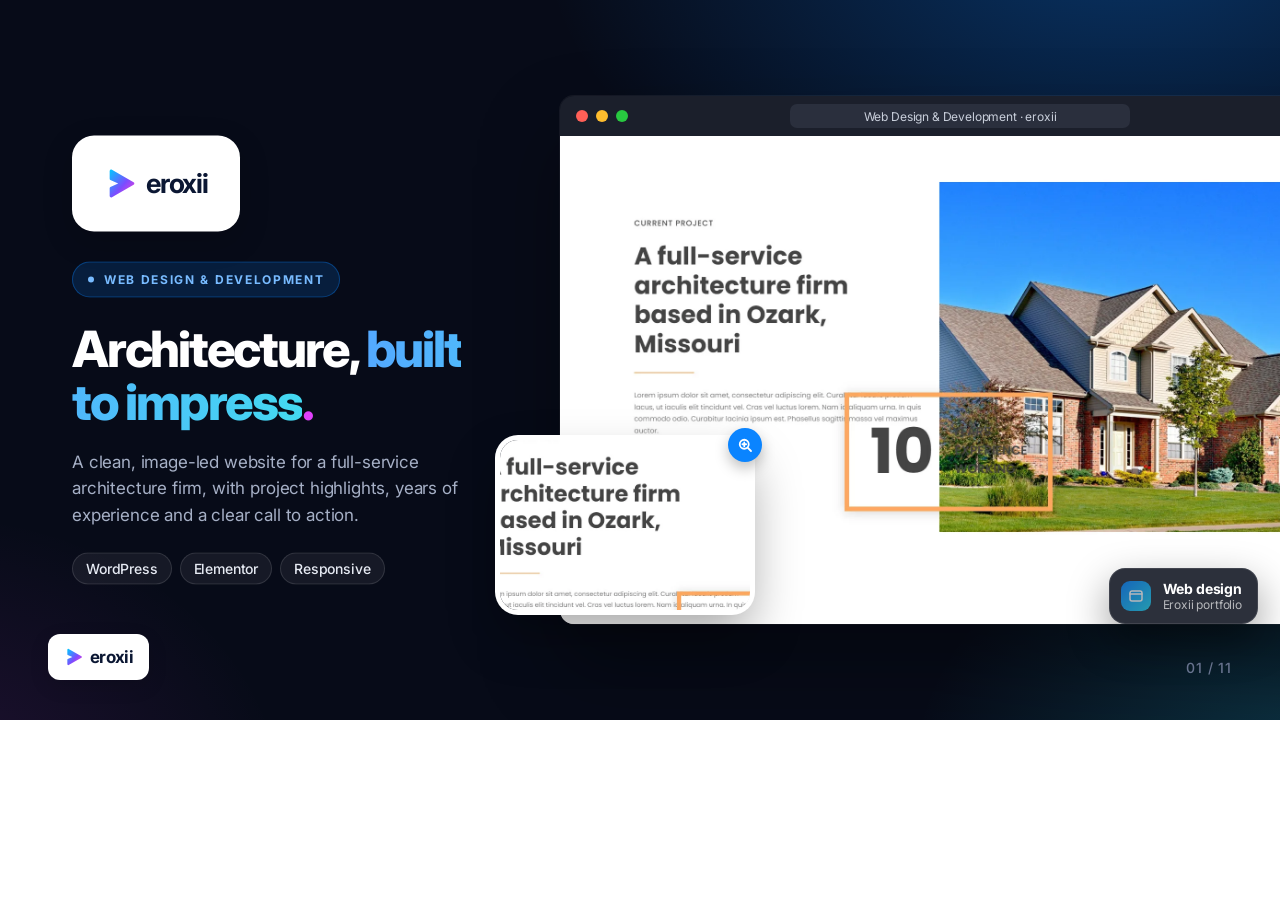
<file: concepts/showcase.html>
<!doctype html>
<html lang="en">
<head>
<meta charset="utf-8">
<title>Eroxii showcase slide</title>
<link rel="preconnect" href="https://fonts.googleapis.com">
<link rel="preconnect" href="https://fonts.gstatic.com" crossorigin>
<link href="https://fonts.googleapis.com/css2?family=Inter:wght@400;500;600;700;800&display=swap" rel="stylesheet">
<style>
*{box-sizing:border-box;margin:0;padding:0}
html,body{width:1280px;height:720px;overflow:hidden}
body{font-family:Inter,system-ui,sans-serif;-webkit-font-smoothing:antialiased;letter-spacing:-.01em}
svg.i{fill:none;stroke:currentColor;stroke-width:1.8;stroke-linecap:round;stroke-linejoin:round}
.slide{position:relative;width:1280px;height:720px;overflow:hidden}
.dark{background:#070b18;color:#fff}
.dark::before{content:"";position:absolute;inset:0;background:
  radial-gradient(900px 560px at 88% -10%,color-mix(in srgb,var(--a) 34%,transparent),transparent 65%),
  radial-gradient(700px 500px at 104% 108%,color-mix(in srgb,var(--a2) 22%,transparent),transparent 60%),
  radial-gradient(520px 420px at -6% 112%,rgba(224,64,251,.12),transparent 70%)}
.light{background:#f5f7fb;color:#0b1733}
.light::before{content:"";position:absolute;inset:0;background:
  radial-gradient(820px 540px at 92% -8%,color-mix(in srgb,var(--a) 20%,transparent),transparent 65%),
  radial-gradient(700px 520px at -8% 110%,rgba(224,64,251,.12),transparent 62%),
  radial-gradient(700px 500px at 102% 104%,color-mix(in srgb,var(--a2) 14%,transparent),transparent 60%)}
.left{position:absolute;left:72px;top:50%;transform:translateY(-50%);width:400px;z-index:3}
.logo-big{width:168px;height:96px;border-radius:22px;background:#fff;display:flex;align-items:center;justify-content:center;gap:8px;margin-bottom:30px;box-shadow:0 10px 30px rgba(0,0,0,.18)}
.logo-big svg{width:34px;height:34px}
.logo-big b{font-size:27px;color:#0b1733;font-weight:700;letter-spacing:-.04em}
.eyebrow{display:inline-flex;align-items:center;gap:10px;height:36px;padding:0 16px;border-radius:999px;font-size:12px;font-weight:700;letter-spacing:.14em;text-transform:uppercase;margin-bottom:26px}
.dark .eyebrow{background:color-mix(in srgb,var(--a) 16%,transparent);color:color-mix(in srgb,var(--a) 55%,#fff);box-shadow:inset 0 0 0 1px color-mix(in srgb,var(--a) 35%,transparent)}
.light .eyebrow{background:color-mix(in srgb,var(--a) 10%,#fff);color:color-mix(in srgb,var(--a) 85%,#000);box-shadow:inset 0 0 0 1px color-mix(in srgb,var(--a) 22%,transparent)}
.eyebrow::before{content:"";width:6px;height:6px;border-radius:50%;background:currentColor}
h1{font-size:50px;line-height:1.06;font-weight:800;letter-spacing:-.045em}
h1 em{font-style:normal;background:linear-gradient(90deg,var(--a),var(--a2));-webkit-background-clip:text;background-clip:text;color:transparent}
.dark h1 em{background-image:linear-gradient(90deg,color-mix(in srgb,var(--a) 70%,#fff),color-mix(in srgb,var(--a2) 85%,#fff))}
h1 i{font-style:normal;color:#e040fb}
.desc{font-size:17px;line-height:1.55;margin-top:20px}
.dark .desc{color:#a6b0c6}.light .desc{color:#5b6680}
.chips{display:flex;flex-wrap:wrap;gap:8px;margin-top:24px}
.chip{height:32px;padding:0 14px;border-radius:999px;display:inline-flex;align-items:center;font-size:14px;font-weight:500}
.dark .chip{background:rgba(255,255,255,.06);box-shadow:inset 0 0 0 1px rgba(255,255,255,.12);color:#e6eaf3}
.light .chip{background:#fff;box-shadow:inset 0 0 0 1px rgba(11,23,51,.1);color:#24304d}
.logo-sm{position:absolute;left:48px;bottom:40px;height:46px;padding:0 16px;border-radius:12px;background:#fff;display:flex;align-items:center;gap:6px;z-index:3;box-shadow:0 6px 20px rgba(0,0,0,.12)}
.logo-sm svg{width:20px;height:20px}
.logo-sm b{font-size:17px;color:#0b1733;font-weight:700;letter-spacing:-.04em}
.count{position:absolute;right:48px;bottom:44px;font-size:14px;font-weight:500;letter-spacing:.06em;z-index:3}
.dark .count{color:#6c7894}.light .count{color:#8a93a8}

/* Browser frame */
.browser{position:absolute;left:560px;top:96px;width:800px;height:528px;border-radius:14px;overflow:hidden;z-index:1;box-shadow:0 40px 80px rgba(0,0,0,.35),0 0 0 1px rgba(255,255,255,.06)}
.light .browser{box-shadow:0 30px 70px rgba(30,50,90,.18),0 0 0 1px rgba(11,23,51,.06)}
.chrome{height:40px;display:flex;align-items:center;padding:0 16px;gap:8px;position:relative}
.dark .chrome{background:#1b1f2b}.light .chrome{background:#f1f3f8}
.chrome i{width:12px;height:12px;border-radius:50%}
.chrome i:nth-child(1){background:#ff5f57}.chrome i:nth-child(2){background:#febc2e}.chrome i:nth-child(3){background:#28c840}
.url{position:absolute;left:50%;transform:translateX(-50%);width:340px;height:24px;border-radius:7px;font-size:12px;display:grid;place-items:center}
.dark .url{background:#2a2f3d;color:#c9cfdb}.light .url{background:#e3e7ef;color:#3a4560}
.browser img{display:block;width:100%;height:488px;object-fit:cover;object-position:top left;background:#fff}
.zoom{position:absolute;left:500px;top:440px;width:250px;height:170px;border-radius:18px;z-index:2;background-repeat:no-repeat;background-size:320%;
  box-shadow:0 0 0 5px #fff,0 24px 50px rgba(0,0,0,.35)}
.zoom::after{content:"";position:absolute;right:-12px;top:-12px;width:34px;height:34px;border-radius:50%;background:var(--a);box-shadow:0 6px 14px rgba(0,0,0,.25);
  background-image:url("data:image/svg+xml,%3Csvg xmlns='http://www.w3.org/2000/svg' viewBox='0 0 24 24' fill='none' stroke='white' stroke-width='2.4' stroke-linecap='round'%3E%3Ccircle cx='11' cy='11' r='6'/%3E%3Cpath d='m20 20-4.5-4.5M11 8.5v5M8.5 11h5'/%3E%3C/svg%3E");background-size:18px;background-position:center;background-repeat:no-repeat}
/* Card frame */
.stage{position:absolute;left:530px;right:40px;top:70px;bottom:90px;display:flex;align-items:center;justify-content:center;z-index:1}
.stage::before{content:"";position:absolute;inset:12%;border-radius:50%;background:radial-gradient(closest-side,color-mix(in srgb,var(--a) 40%,transparent),transparent);filter:blur(30px)}
.card{position:relative;max-width:100%;max-height:100%;border-radius:20px;box-shadow:0 40px 80px rgba(0,0,0,.38),0 0 0 1px rgba(255,255,255,.08)}
.light .card{box-shadow:0 30px 70px rgba(30,50,90,.22),0 0 0 1px rgba(11,23,51,.06)}
.badge{position:absolute;right:22px;bottom:96px;z-index:4;display:flex;align-items:center;gap:12px;padding:12px 16px 12px 12px;border-radius:16px}
.dark .badge{background:rgba(22,26,38,.9);box-shadow:inset 0 0 0 1px rgba(255,255,255,.1),0 16px 40px rgba(0,0,0,.4);color:#fff}
.light .badge{background:rgba(255,255,255,.95);box-shadow:inset 0 0 0 1px rgba(11,23,51,.06),0 16px 40px rgba(30,50,90,.16)}
.badge .bi{width:30px;height:30px;border-radius:9px;background:linear-gradient(135deg,var(--a),var(--a2));display:grid;place-items:center;color:#fff}
.badge .bi svg{width:16px;height:16px;stroke-width:2.2}
.badge b{display:block;font-size:14px;font-weight:700}
.badge span{display:block;font-size:12px;opacity:.65}
</style>
</head>
<body>
<div id="root"></div>
<script src="showcase-data.js"></script>
<script>
const Q=new URLSearchParams(location.search),C=CATS.find(c=>c.k===Q.get("c"))||CATS[0],N=+(Q.get("i")||1),it=C.items[N-1];
const [file,frame,h,d,tags,zpos]=it,src="../images/"+file,dark=N%2===1,total=C.items.length,pad=n=>String(n).padStart(2,"0");
const I={browser:'<rect x="3" y="4.5" width="18" height="15" rx="3"/><path d="M3 9h18"/>',chart:'<path d="M4 20V4M4 20h16"/><path d="m8 15 4-4 3 3 5-6"/>',pen:'<path d="M4 20l1-4L16 5a2.1 2.1 0 0 1 3 3L8 19l-4 1Z"/>',
  spark:'<path d="M12 3.5 13.8 9 19.5 11 13.8 13 12 18.5 10.2 13 4.5 11 10.2 9Z"/>',pos:'<rect x="4" y="3.5" width="16" height="11" rx="2"/><path d="M8 18.5h8M12 14.5v4"/>',phone:'<rect x="6.5" y="2.5" width="11" height="19" rx="3"/><path d="M10.5 18.5h3"/>'};
const logo=`<svg viewBox="0 0 24 24"><defs><linearGradient id="bg" x1="0" y1="0" x2="1" y2="1"><stop offset="0" stop-color="#00c8ff"/><stop offset=".55" stop-color="#7b4dff"/><stop offset="1" stop-color="#ff3dd6"/></linearGradient></defs><path d="M4 3.2c0-.8.9-1.3 1.6-.9l15.3 8.8c.7.4.7 1.4 0 1.8L5.6 21.7c-.7.4-1.6-.1-1.6-.9v-5.5c0-.4.2-.7.5-.9L10 12 4.5 9.6A1 1 0 0 1 4 8.7Z" fill="url(#bg)"/></svg>`;
const fmt=s=>s.replace(/\*(.+?)\*/g,"<em>$1</em>").replace(/\.$/,"<i>.</i>");
document.documentElement.style.cssText=`--a:${C.a};--a2:${C.a2}`;
const visual=frame==="b"
  ?`<div class="browser"><div class="chrome"><i></i><i></i><i></i><div class="url">${C.name} · eroxii</div></div><img src="${src}"></div>
    <div class="zoom" style="background-image:url('${src}');background-position:${zpos||"30% 30%"}"></div>`
  :`<div class="stage"><img class="card" src="${src}"></div>`;
document.getElementById("root").innerHTML=`<div class="slide ${dark?"dark":"light"}">
  <div class="left">${N===1?`<div class="logo-big">${logo}<b>eroxii</b></div>`:""}<div class="eyebrow">${C.name}</div>
    <h1>${fmt(h)}</h1><p class="desc">${d}</p><div class="chips">${tags.map(t=>`<span class="chip">${t}</span>`).join("")}</div></div>
  ${visual}
  <div class="badge"><span class="bi"><svg class="i" viewBox="0 0 24 24">${I[C.badge[2]]}</svg></span><div><b>${C.badge[0]}</b><span>${C.badge[1]}</span></div></div>
  <div class="logo-sm">${logo}<b>eroxii</b></div><div class="count">${pad(N)} / ${pad(total)}</div></div>`;
</script>
</body>
</html>
</file>
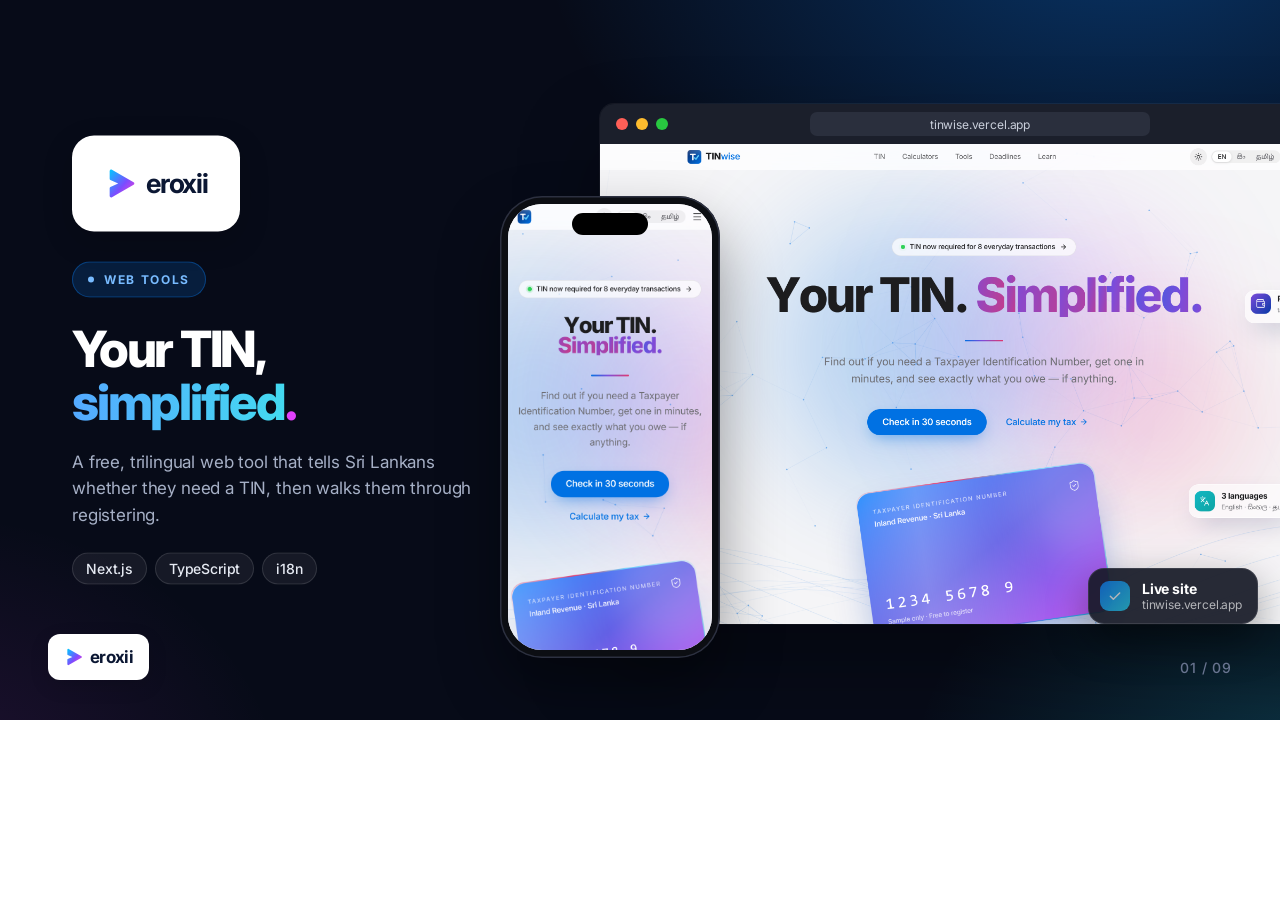
<file: concepts/studio.html>
<!doctype html>
<html lang="en">
<head>
<meta charset="utf-8">
<title>Eroxii studio slide</title>
<link rel="preconnect" href="https://fonts.googleapis.com">
<link rel="preconnect" href="https://fonts.gstatic.com" crossorigin>
<link href="https://fonts.googleapis.com/css2?family=Inter:wght@400;500;600;700;800&family=Fraunces:wght@600&family=Playfair+Display:wght@500&family=Outfit:wght@700&family=Space+Grotesk:wght@700&family=Sora:wght@700&family=Manrope:wght@800&family=Poppins:wght@700&family=DM+Serif+Display&display=swap" rel="stylesheet">
<style>
*{box-sizing:border-box;margin:0;padding:0}
html,body{width:1280px;height:720px;overflow:hidden}
body{font-family:Inter,system-ui,sans-serif;-webkit-font-smoothing:antialiased;letter-spacing:-.01em}
svg.i{fill:none;stroke:currentColor;stroke-width:1.8;stroke-linecap:round;stroke-linejoin:round}
.slide{position:relative;width:1280px;height:720px;overflow:hidden}
.dark{background:#070b18;color:#fff}
.dark::before{content:"";position:absolute;inset:0;background:
  radial-gradient(900px 560px at 88% -10%,color-mix(in srgb,var(--a) 34%,transparent),transparent 65%),
  radial-gradient(700px 500px at 104% 108%,color-mix(in srgb,var(--a2) 22%,transparent),transparent 60%),
  radial-gradient(520px 420px at -6% 112%,rgba(224,64,251,.12),transparent 70%)}
.light{background:#f5f7fb;color:#0b1733}
.light::before{content:"";position:absolute;inset:0;background:
  radial-gradient(820px 540px at 92% -8%,color-mix(in srgb,var(--a) 20%,transparent),transparent 65%),
  radial-gradient(700px 520px at -8% 110%,rgba(224,64,251,.12),transparent 62%),
  radial-gradient(700px 500px at 102% 104%,color-mix(in srgb,var(--a2) 14%,transparent),transparent 60%)}
.left{position:absolute;left:72px;top:50%;transform:translateY(-50%);width:400px;z-index:3}
.logo-big{width:168px;height:96px;border-radius:22px;background:#fff;display:flex;align-items:center;justify-content:center;gap:8px;margin-bottom:30px;box-shadow:0 10px 30px rgba(0,0,0,.18)}
.logo-big svg{width:34px;height:34px}
.logo-big b{font-size:27px;color:#0b1733;font-weight:700;letter-spacing:-.04em}
.eyebrow{display:inline-flex;align-items:center;gap:10px;height:36px;padding:0 16px;border-radius:999px;font-size:12px;font-weight:700;letter-spacing:.14em;text-transform:uppercase;margin-bottom:26px}
.dark .eyebrow{background:color-mix(in srgb,var(--a) 16%,transparent);color:color-mix(in srgb,var(--a) 55%,#fff);box-shadow:inset 0 0 0 1px color-mix(in srgb,var(--a) 35%,transparent)}
.light .eyebrow{background:color-mix(in srgb,var(--a) 10%,#fff);color:color-mix(in srgb,var(--a) 85%,#000);box-shadow:inset 0 0 0 1px color-mix(in srgb,var(--a) 22%,transparent)}
.eyebrow::before{content:"";width:6px;height:6px;border-radius:50%;background:currentColor}
h1{font-size:50px;line-height:1.06;font-weight:800;letter-spacing:-.045em}
h1 em{font-style:normal;background:linear-gradient(90deg,var(--a),var(--a2));-webkit-background-clip:text;background-clip:text;color:transparent}
.dark h1 em{background-image:linear-gradient(90deg,color-mix(in srgb,var(--a) 70%,#fff),color-mix(in srgb,var(--a2) 85%,#fff))}
h1 i{font-style:normal;color:#e040fb}
.desc{font-size:17px;line-height:1.55;margin-top:20px}
.dark .desc{color:#a6b0c6}.light .desc{color:#5b6680}
.chips{display:flex;flex-wrap:wrap;gap:8px;margin-top:24px}
.chip{height:32px;padding:0 14px;border-radius:999px;display:inline-flex;align-items:center;font-size:14px;font-weight:500}
.dark .chip{background:rgba(255,255,255,.06);box-shadow:inset 0 0 0 1px rgba(255,255,255,.12);color:#e6eaf3}
.light .chip{background:#fff;box-shadow:inset 0 0 0 1px rgba(11,23,51,.1);color:#24304d}
.logo-sm{position:absolute;left:48px;bottom:40px;height:46px;padding:0 16px;border-radius:12px;background:#fff;display:flex;align-items:center;gap:6px;z-index:3;box-shadow:0 6px 20px rgba(0,0,0,.12)}
.logo-sm svg{width:20px;height:20px}
.logo-sm b{font-size:17px;color:#0b1733;font-weight:700;letter-spacing:-.04em}
.count{position:absolute;right:48px;bottom:44px;font-size:14px;font-weight:500;letter-spacing:.06em;z-index:3}
.dark .count{color:#6c7894}.light .count{color:#8a93a8}
.badge{position:absolute;right:22px;bottom:96px;z-index:6;display:flex;align-items:center;gap:12px;padding:12px 16px 12px 12px;border-radius:16px}
.dark .badge{background:rgba(22,26,38,.92);box-shadow:inset 0 0 0 1px rgba(255,255,255,.1),0 16px 40px rgba(0,0,0,.4);color:#fff}
.light .badge{background:rgba(255,255,255,.96);box-shadow:inset 0 0 0 1px rgba(11,23,51,.06),0 16px 40px rgba(30,50,90,.16)}
.badge .bi{width:30px;height:30px;border-radius:9px;background:linear-gradient(135deg,var(--a),var(--a2));display:grid;place-items:center;color:#fff}
.badge .bi svg{width:16px;height:16px;stroke-width:2.2}
.badge b{display:block;font-size:14px;font-weight:700}
.badge span{display:block;font-size:12px;opacity:.65}
.shadow{box-shadow:0 40px 80px rgba(0,0,0,.35),0 0 0 1px rgba(255,255,255,.06)}
.light .shadow{box-shadow:0 30px 70px rgba(30,50,90,.18),0 0 0 1px rgba(11,23,51,.06)}

/* ---- tool ---- */
.browser{position:absolute;left:600px;top:104px;width:760px;height:520px;border-radius:14px;overflow:hidden;z-index:1}
.chrome{height:40px;display:flex;align-items:center;padding:0 16px;gap:8px;position:relative}
.dark .chrome{background:#1b1f2b}.light .chrome{background:#f1f3f8}
.chrome i{width:12px;height:12px;border-radius:50%}
.chrome i:nth-child(1){background:#ff5f57}.chrome i:nth-child(2){background:#febc2e}.chrome i:nth-child(3){background:#28c840}
.url{position:absolute;left:50%;transform:translateX(-50%);width:340px;height:24px;border-radius:7px;font-size:12px;display:grid;place-items:center}
.dark .url{background:#2a2f3d;color:#c9cfdb}.light .url{background:#e3e7ef;color:#3a4560}
.browser img{display:block;width:100%;height:480px;object-fit:cover;object-position:top left}
.phone{position:absolute;left:500px;top:196px;width:220px;height:462px;border-radius:42px;background:#0c0e13;padding:8px;z-index:2;box-shadow:0 30px 60px rgba(0,0,0,.4),inset 0 0 0 1.5px #2c3040}
.screen{position:relative;width:204px;height:446px;border-radius:34px;overflow:hidden;background:#fff}
.screen>img{width:100%;height:100%;object-fit:cover;object-position:top}
.island{position:absolute;top:9px;left:50%;transform:translateX(-50%);width:76px;height:22px;border-radius:12px;background:#000;z-index:5}

/* ---- logo board ---- */
.board{position:absolute;left:548px;top:84px;width:692px;height:552px;display:grid;grid-template-columns:440px 240px;grid-template-rows:330px 210px;gap:12px;z-index:1}
.tile{border-radius:22px;overflow:hidden;position:relative;display:grid;place-items:center}
.lock{display:flex;align-items:center;gap:18px}
.lock svg{flex:none}
.lock .wm{line-height:1}
.lock .wm b{display:block;font-weight:inherit}
.lock .wm span{display:block;font-family:Inter;font-weight:600;letter-spacing:.22em;margin-top:8px}
.main svg.grid{position:absolute;inset:0;width:100%;height:100%;opacity:.16}
.stack{display:grid;grid-template-rows:1fr 1fr;gap:12px}
.row2{grid-column:span 2;display:grid;grid-template-columns:170px 1fr 190px;gap:12px}
.badge.top{bottom:auto;top:20px}
.appicon{width:116px;height:116px;border-radius:28px;display:grid;place-items:center;box-shadow:0 14px 30px -10px rgba(0,0,0,.4)}
.pal{display:grid;grid-template-columns:repeat(4,1fr);gap:8px;padding:16px;width:100%;height:100%}
.sw{min-width:0;border-radius:14px;display:flex;align-items:flex-end;padding:8px 6px;font-size:9.5px;letter-spacing:-.01em;font-weight:600;box-shadow:inset 0 0 0 1px rgba(0,0,0,.06)}
.type{padding:18px 20px;width:100%;height:100%;display:flex;flex-direction:column;justify-content:space-between}
.type .aa{font-size:72px;line-height:1}
.type b{font-size:14px}.type span{font-size:12px;opacity:.6}
.neutral{background:#fff}.dark .neutral{background:#141a2b;color:#fff}

/* ---- flyer ---- */
.flyer{position:absolute;width:380px;height:537px;border-radius:10px;overflow:hidden;padding:26px;display:flex;flex-direction:column;font-family:Inter;color:#0f172a;background:#fff}
.flyer.inv{background:var(--s2);color:#fff}
.fl-top{display:flex;justify-content:space-between;align-items:center}
.fl-brand{display:flex;align-items:center;gap:8px;font-weight:800;font-size:14px;letter-spacing:-.02em}
.fl-brand i{width:28px;height:28px;border-radius:8px;background:var(--ba);display:grid;place-items:center;color:#fff}
.fl-brand i svg{width:16px;height:16px;stroke-width:2.2}
.fl-tag{font-size:10px;font-weight:800;letter-spacing:.14em;text-transform:uppercase;padding:6px 10px;border-radius:999px;background:color-mix(in srgb,var(--ba) 14%,transparent);color:var(--ba)}
.inv .fl-tag{background:rgba(255,255,255,.14);color:#fff}
.fl-art{height:170px;border-radius:16px;margin-top:16px;position:relative;overflow:hidden;background:linear-gradient(135deg,var(--s1),var(--s2))}
.inv .fl-art{background:linear-gradient(135deg,var(--ba),var(--ba2))}
.fl-art::before{content:"";position:absolute;inset:0;background:radial-gradient(260px 180px at 80% 10%,rgba(255,255,255,.3),transparent 60%),repeating-linear-gradient(115deg,rgba(255,255,255,.05) 0 2px,transparent 2px 18px)}
.fl-art svg{position:absolute;right:-16px;bottom:-26px;width:200px;height:200px;color:#fff;opacity:.3;stroke-width:1.2}
.fl-art .c1{position:absolute;left:20px;top:20px;width:64px;height:64px;border-radius:50%;background:rgba(255,255,255,.16)}
.fl-art .c2{position:absolute;left:62px;top:60px;width:34px;height:34px;border-radius:50%;background:var(--ba2);opacity:.85}
.fl-h{font-size:36px;font-weight:800;letter-spacing:-.045em;line-height:1.02;margin-top:18px}
.fl-h em{font-style:normal;color:var(--ba)}
.inv .fl-h em{color:color-mix(in srgb,var(--ba2) 70%,#fff)}
.fl-sub{font-size:12.5px;line-height:1.5;margin-top:8px;opacity:.7}
.fl-rows{display:grid;gap:8px;margin-top:14px}
.fl-row{display:flex;align-items:center;gap:10px}
.fl-row i{width:30px;height:30px;border-radius:9px;background:color-mix(in srgb,var(--ba) 12%,transparent);color:var(--ba);display:grid;place-items:center;flex:none}
.inv .fl-row i{background:rgba(255,255,255,.12);color:#fff}
.fl-row i svg{width:15px;height:15px}
.fl-row span{font-size:9.5px;font-weight:700;letter-spacing:.1em;text-transform:uppercase;opacity:.55;display:block}
.fl-row b{font-size:12.5px}
.fl-foot{margin-top:auto;display:flex;align-items:center;gap:14px;padding:12px;border-radius:14px;background:var(--ba);color:#fff}
.fl-foot b{font-size:15px;display:block}.fl-foot span{font-size:10.5px;opacity:.85}
.qr{width:62px;height:62px;background:#fff;border-radius:8px;padding:5px;margin-left:auto;display:grid;grid-template-columns:repeat(11,1fr);gap:0}
.qr i{background:#0f172a}.qr i.o{background:transparent}

/* ---- ad ---- */
.cre{position:relative;overflow:hidden;color:#fff;background:linear-gradient(150deg,var(--s1),var(--s2));display:flex;flex-direction:column}
.cre::before{content:"";position:absolute;inset:0;background:radial-gradient(70% 55% at 85% 10%,color-mix(in srgb,var(--ba) 70%,transparent),transparent 70%),repeating-linear-gradient(115deg,rgba(255,255,255,.04) 0 2px,transparent 2px 22px)}
.cre>*{position:relative}
.cre .art{position:absolute;right:-8%;bottom:-10%;width:62%;height:62%;opacity:.22;color:#fff;stroke-width:1.1}
.cre .bchip{display:inline-flex;align-items:center;gap:6px;font-weight:700;align-self:flex-start;border-radius:999px;background:rgba(255,255,255,.16);backdrop-filter:blur(6px)}
.cre .bchip i{border-radius:50%;background:#fff;color:var(--s2);display:grid;place-items:center}
.cre .hd{font-weight:800;letter-spacing:-.045em;line-height:1.02}
.cre .hd em{font-style:normal;color:color-mix(in srgb,var(--ba2) 55%,#fff)}
.cre .sb{opacity:.85}
.cre .bt{align-self:flex-start;border-radius:999px;background:#fff;color:var(--s2);font-weight:800}
.story{position:absolute;left:548px;top:132px;width:236px;height:420px;border-radius:22px;padding:22px;z-index:1;transform:rotate(-4deg)}
.story .bchip{font-size:11px;padding:5px 10px 5px 5px}.story .bchip i{width:20px;height:20px}.story .bchip i svg{width:12px;height:12px}
.story .hd{font-size:29px;margin-top:auto}
.story .sb{font-size:12px;margin-top:8px}
.story .bt{font-size:13px;padding:11px 18px;margin-top:16px}
.story .bars{position:absolute;top:10px;left:14px;right:14px;display:flex;gap:4px}
.story .bars span{flex:1;height:2.5px;border-radius:2px;background:rgba(255,255,255,.45)}
.story .bars span:first-child{background:#fff}
.fbphone{position:absolute;left:820px;top:62px;width:290px;height:600px;border-radius:46px;background:#0c0e13;padding:9px;z-index:2;box-shadow:0 30px 60px rgba(0,0,0,.4),inset 0 0 0 1.5px #2c3040}
.fbscreen{position:relative;width:272px;height:582px;border-radius:38px;overflow:hidden;background:#f0f2f5;font-size:11px;color:#1c1e21}
.sbar{height:40px;display:flex;justify-content:space-between;align-items:flex-end;padding:0 24px 6px 28px;font-size:12px;font-weight:600;background:#fff}
.fbbar{display:flex;align-items:center;justify-content:space-between;padding:6px 14px 10px;background:#fff;border-bottom:1px solid #e4e6eb}
.fbbar b{font-size:19px;letter-spacing:-.03em;color:var(--fb)}
.fbbar span{display:flex;gap:6px}.fbbar span i{width:26px;height:26px;border-radius:50%;background:#e4e6eb;display:grid;place-items:center}
.fbbar span i svg{width:13px;height:13px;stroke-width:2.2}
.post{background:#fff;margin-top:8px}
.ph{display:flex;gap:8px;align-items:center;padding:10px 12px}
.ph .av{width:34px;height:34px;border-radius:50%;background:var(--ba);display:grid;place-items:center;color:#fff}
.ph .av svg{width:18px;height:18px;stroke-width:2}
.ph b{font-size:12px;display:block}.ph span{font-size:10px;color:#65676b}
.ptxt{padding:0 12px 10px;font-size:11.5px;line-height:1.4}
.sq{width:272px;height:272px;padding:20px}
.sq .bchip{font-size:10px;padding:4px 9px 4px 4px}.sq .bchip i{width:18px;height:18px}.sq .bchip i svg{width:11px;height:11px}
.sq .hd{font-size:32px;margin-top:auto}
.sq .sb{font-size:11px;margin-top:6px}
.lbar{display:flex;align-items:center;justify-content:space-between;padding:10px 12px;background:#f0f2f5}
.lbar span{font-size:9.5px;color:#65676b;text-transform:uppercase;display:block}.lbar b{font-size:12px;display:block;max-width:150px}
.lbar em{font-style:normal;font-weight:700;font-size:11.5px;background:#e4e6eb;padding:8px 12px;border-radius:7px}
.react{display:flex;justify-content:space-between;padding:8px 12px;color:#65676b;font-size:10.5px;border-bottom:1px solid #e4e6eb}
.acts{display:flex;justify-content:space-around;padding:8px 0;color:#65676b;font-weight:600;font-size:11px}

/* ---- pattern board ---- */
.pboard{position:absolute;left:548px;top:84px;width:692px;height:552px;display:grid;grid-template-columns:440px 240px;grid-template-rows:330px 210px;gap:12px;z-index:1}
.pboard .tile{border-radius:22px;overflow:hidden;position:relative}
.pboard .tile>svg{display:block}
.plabel{position:absolute;left:14px;top:14px;font-size:11px;font-weight:700;letter-spacing:.08em;text-transform:uppercase;padding:6px 10px;border-radius:999px;background:rgba(255,255,255,.88);color:#0b1733;box-shadow:0 4px 12px rgba(0,0,0,.12)}
.mock{display:grid;place-items:center}
.light .mock{background:linear-gradient(160deg,#eef1f6,#dde3ec)}.dark .mock{background:linear-gradient(160deg,#1a2133,#0f1424)}
.prow{grid-column:span 2;display:grid;grid-template-columns:200px 1fr 170px;gap:12px}
.icons{padding:14px 16px;display:flex;flex-direction:column;justify-content:space-between}
.icons .ig{display:grid;grid-template-columns:repeat(4,1fr);gap:6px}
.icons .ig span{aspect-ratio:1;border-radius:12px;display:grid;place-items:center}
.icons .ig svg{width:30px;height:30px}
.light .icons .ig span{background:#f1f4f9}.dark .icons .ig span{background:rgba(255,255,255,.07)}
.cways{display:grid;grid-template-columns:repeat(3,1fr);gap:8px;padding:12px}
.cways div{border-radius:14px;overflow:hidden;position:relative}
.cways div span{position:absolute;left:8px;bottom:8px;font-size:9.5px;font-weight:700;padding:3px 7px;border-radius:999px;background:rgba(255,255,255,.9);color:#0b1733}
.spec{padding:14px 16px;display:flex;flex-direction:column;gap:8px;justify-content:center}
.spec .rr{display:flex;justify-content:space-between;font-size:11.5px;gap:8px}
.spec .rr span{opacity:.55}.spec .rr b{font-weight:700;text-align:right}
.spec .tilebox{display:grid;place-items:center;margin-bottom:4px}
.tlbl{font-size:10px;font-weight:700;letter-spacing:.1em;text-transform:uppercase;opacity:.55}

/* ---- strategy ---- */
.panel{position:absolute;left:548px;top:84px;width:692px;height:552px;border-radius:26px;z-index:1;padding:26px 28px;display:flex;flex-direction:column}
.light .panel{background:#fff}.dark .panel{background:#10162a;box-shadow:0 0 0 1px rgba(255,255,255,.07),0 40px 80px rgba(0,0,0,.4)}
.ptop{display:flex;justify-content:space-between;align-items:center;margin-bottom:18px}
.ptop b{font-size:13px;font-weight:700;letter-spacing:.12em;text-transform:uppercase;color:var(--a)}
.dark .ptop b{color:color-mix(in srgb,var(--a) 60%,#fff)}
.ptop span{font-size:12px;opacity:.55}
.pbody{flex:1;position:relative}
.muted{opacity:.6}
.card2{border-radius:14px;padding:12px 14px}
.light .card2{background:#f4f6fa}.dark .card2{background:rgba(255,255,255,.05)}
.lbl{font-size:10.5px;font-weight:700;letter-spacing:.1em;text-transform:uppercase;opacity:.55}
.pill{display:inline-flex;font-size:11px;font-weight:600;padding:4px 9px;border-radius:999px;margin:3px 3px 0 0}
.light .pill{background:#eef1f6}.dark .pill{background:rgba(255,255,255,.08)}
</style>
</head>
<body>
<div id="root"></div>
<script src="brands.js"></script>
<script src="studio-data.js"></script>
<script src="patterns.js"></script>
<script>
const Q=new URLSearchParams(location.search),C=STUDIO.find(c=>c.k===Q.get("c"))||STUDIO[0],N=+(Q.get("i")||1),it=C.items[N-1];
const dark=N%2===1,pad=n=>String(n).padStart(2,"0"),total=C.items.length;
const I={check:'<path d="m5 12.5 4.5 4.5L19 7.5"/>',user:'<circle cx="12" cy="8" r="4"/><path d="M4 21c1.5-4 4.5-6 8-6s6.5 2 8 6"/>',pin:'<path d="M12 21s-6.5-5.6-6.5-11a6.5 6.5 0 0 1 13 0c0 5.4-6.5 11-6.5 11Z"/><circle cx="12" cy="10" r="2.2"/>',
 cal:'<rect x="3.5" y="5" width="17" height="15" rx="3"/><path d="M3.5 10h17M8 3v4M16 3v4"/>',clock:'<circle cx="12" cy="12" r="8.5"/><path d="M12 7.5V12l3 2"/>',star:'<path d="m12 3 2.7 5.6 6.1.9-4.4 4.3 1 6.1L12 17l-5.4 2.9 1-6.1-4.4-4.3 6.1-.9Z"/>',
 fork:'<path d="M7 3v8a2 2 0 0 0 4 0V3M9 13v8M17 3c-2 0-3 2-3 5s1 4 3 4v9"/>',gift:'<rect x="4" y="9" width="16" height="11" rx="2"/><path d="M3 9h18M12 9v11M12 9c-2 0-4-1-4-3s3-2 4 3c1-5 4-5 4-3s-2 3-4 3"/>',
 truck:'<path d="M3 6h11v10H3zM14 9h4l3 3v4h-7"/><circle cx="7.5" cy="18" r="1.8"/><circle cx="17.5" cy="18" r="1.8"/>',search:'<circle cx="11" cy="11" r="7"/><path d="m20 20-3.5-3.5"/>',
 chat:'<path d="M20 12a8 8 0 0 1-11.7 7.1L4 20l1-4A8 8 0 1 1 20 12Z"/>',spark:'<path d="M12 3.5 13.8 9 19.5 11 13.8 13 12 18.5 10.2 13 4.5 11 10.2 9Z"/>',pen:'<path d="M4 20l1-4L16 5a2.1 2.1 0 0 1 3 3L8 19l-4 1Z"/>',
 target:'<circle cx="12" cy="12" r="8.5"/><circle cx="12" cy="12" r="4.5"/><circle cx="12" cy="12" r=".8"/>',chart:'<path d="M4 20V4M4 20h16"/><path d="m8 15 4-4 3 3 5-6"/>',layers:'<path d="m12 3.5 8.5 4.5-8.5 4.5L3.5 8Z"/><path d="m3.5 12.5 8.5 4.5 8.5-4.5"/>',
 up:'<path d="M12 19V5M6 11l6-6 6 6"/>',pause:'<path d="M9 5v14M15 5v14"/>',refresh:'<path d="M20 11a8 8 0 1 0-2.3 5.7M20 4v7h-7"/>',copy:'<rect x="8" y="8" width="12" height="12" rx="3"/><path d="M16 8V6a2 2 0 0 0-2-2H6a2 2 0 0 0-2 2v8a2 2 0 0 0 2 2h2"/>',
 globe:'<circle cx="12" cy="12" r="8.5"/><path d="M3.5 12h17M12 3.5c3 3 3 14 0 17M12 3.5c-3 3-3 14 0 17"/>',
 crane:'<path d="M4 21h16M7 21V4h3M7 4h13l-3 4M10 4v4M17 8v4M16 12h2v3h-2zM7 9h3M7 14h3"/>',ball:'<circle cx="12" cy="12" r="9"/><path d="m12 7 4 3-1.5 4.5h-5L8 10Z"/><path d="M12 3v4M16 10l4.5-1.5M14.5 14.5l2.5 4M9.5 14.5 7 18.5M8 10 3.5 8.5"/>',
 wave:'<path d="M3 18c2 0 2-1.5 4.5-1.5S10 18 12 18s2-1.5 4.5-1.5S19 18 21 18M12 15V7"/><path d="M12 7c-2-3-6-3-8-1 3 0 5 1 8 1Zm0 0c2-3 6-3 8-1-3 0-5 1-8 1Zm0 0c-1-2-1-4 0-5"/>',
 tooth:'<path d="M7 3c-2.5 0-4 2-4 4.5 0 3 1.5 4 2 7 .4 2.5 1 6.5 2.5 6.5s1.5-5 3-5h1c1.5 0 1.5 5 3 5s2.1-4 2.5-6.5c.5-3 2-4 2-7C21 5 19.5 3 17 3c-2 0-3 1-5 1S9 3 7 3Z"/>',
 flame:'<path d="M12 21c-4 0-6.5-2.7-6.5-6.2 0-3.6 2.8-5.6 3.8-8.8 1.8 1.5 2.4 3.3 2.2 5 1.3-1 2.2-2.6 2.2-4.8 3 2.1 4.8 5.1 4.8 8.6 0 3.5-2.5 6.2-6.5 6.2Z"/>',
 house:'<path d="M3 11 12 4l9 7M5 9.5V20h14V9.5M10 20v-6h4v6"/>',bolt:'<path d="M13 2 4 14h7l-1 8 9-12h-7Z"/>',flower:'<path d="M12 22v-8M12 14c-3 0-5-2-5-5 3 0 5 2 5 5Zm0 0c3 0 5-2 5-5-3 0-5 2-5 5Z"/><circle cx="12" cy="6" r="3"/>',
 cap:'<path d="m2 9 10-5 10 5-10 5Z"/><path d="M6 11v5c3 2.5 9 2.5 12 0v-5"/>'};
const ic=(n,c="i")=>`<svg class="${c}" viewBox="0 0 24 24">${I[n]||I.spark}</svg>`;
const fmt=s=>s.replace(/\*(.+?)\*/g,"<em>$1</em>").replace(/\.(”?)$/,"$1<i>.</i>");
const logo=`<svg viewBox="0 0 24 24"><defs><linearGradient id="bg" x1="0" y1="0" x2="1" y2="1"><stop offset="0" stop-color="#00c8ff"/><stop offset=".55" stop-color="#7b4dff"/><stop offset="1" stop-color="#ff3dd6"/></linearGradient></defs><path d="M4 3.2c0-.8.9-1.3 1.6-.9l15.3 8.8c.7.4.7 1.4 0 1.8L5.6 21.7c-.7.4-1.6-.1-1.6-.9v-5.5c0-.4.2-.7.5-.9L10 12 4.5 9.6A1 1 0 0 1 4 8.7Z" fill="url(#bg)"/></svg>`;
const brand=id=>BRANDS.find(b=>b.id===id);
const bvars=b=>`--ba:${b.a};--ba2:${b.a2};--s1:${b.s1};--s2:${b.s2}`;

/* ---------- renderers ---------- */
const R={
tool(){return `<div class="browser shadow"><div class="chrome"><i></i><i></i><i></i><div class="url">${it.url}</div></div><img src="tools/${it.id}-desk-${it.img}.png"></div>
  <div class="phone"><div class="screen"><span class="island"></span><img src="tools/${it.id}-mob-${it.img}.png"></div></div>`},
logo(){const L=it,mk=(size,color,acc)=>`<svg viewBox="0 0 64 64" width="${size}" height="${size}" style="color:${color};--acc:${acc};--light:${L.light}">${L.mark}</svg>`;
  const lock=(ms,fs,color,acc,subc)=>`<div class="lock">${mk(ms,color,acc)}<div class="wm" style="font-family:'${L.font}';font-weight:${L.fw};color:${color}"><b style="font-size:${fs}px;letter-spacing:-.02em">${L.name}</b><span style="font-size:${Math.round(fs*.2)}px;color:${subc}">${L.sub}</span></div></div>`;
  const grid=`<svg class="grid" viewBox="0 0 440 330" fill="none" stroke="#fff" stroke-width="1"><circle cx="220" cy="165" r="120"/><circle cx="220" cy="165" r="80"/><circle cx="220" cy="165" r="40"/><path d="M0 165h440M220 0v330M100 0v330M340 0v330M0 45h440M0 285h440"/><path d="M60 5 380 325M380 5 60 325" stroke-dasharray="4 6"/></svg>`;
  return `<div class="board">
   <div class="tile main shadow" style="background:linear-gradient(135deg,${L.p},color-mix(in srgb,${L.p} 60%,#000))">${grid}${lock(96,52,"#fff",L.accOn,"rgba(255,255,255,.75)")}</div>
   <div class="stack"><div class="tile shadow" style="background:${L.light}">${lock(46,26,L.p,L.acc,L.p)}</div><div class="tile shadow" style="background:${L.dark}">${lock(46,26,"#fff",L.accOn,"rgba(255,255,255,.7)")}</div></div>
   <div class="row2"><div class="tile neutral shadow"><div class="appicon" style="background:linear-gradient(145deg,color-mix(in srgb,${L.p} 80%,#fff),${L.p})">${mk(66,"#fff",L.accOn)}</div></div>
    <div class="tile neutral shadow"><div class="pal">${[[L.p,"#fff"],[L.acc,"#fff"],[L.dark,"#fff"],[L.light,"#0f172a"]].map(([c,t])=>`<div class="sw" style="background:${c};color:${t}">${c.toUpperCase()}</div>`).join("")}</div></div>
    <div class="tile neutral shadow"><div class="type"><div class="aa" style="font-family:'${L.font}';font-weight:${L.fw};color:${L.p}">Aa</div><div><b>${L.font}</b><br><span>Primary typeface · ${L.fw}</span></div></div></div></div></div>`},
flyer(){const b=brand(it.b);let seed=N*97;const rnd=()=>(seed=(seed*9301+49297)%233280)/233280;
  const finder=(r,c)=>{const inF=(r0,c0)=>r>=r0&&r<r0+3&&c>=c0&&c<c0+3;return inF(0,0)||inF(0,8)||inF(8,0)};
  const qr=Array.from({length:121},(_,k)=>{const r=k/11|0,c=k%11;return `<i class="${finder(r,c)||rnd()>.52?"":"o"}"></i>`}).join("");
  const fl=(inv,style)=>`<div class="flyer${inv?" inv":""} shadow" style="${bvars(b)};${style}">
   <div class="fl-top"><div class="fl-brand"><i>${ic(b.icon)}</i>${b.name}</div><span class="fl-tag">${it.tag}</span></div>
   <div class="fl-art"><span class="c1"></span><span class="c2"></span>${ic(b.icon,"i")}</div>
   <div class="fl-h">${it.title.replace(/\*(.+?)\*/g,"<em>$1</em>")}</div><div class="fl-sub">${it.sub}</div>
   <div class="fl-rows">${it.rows.map(r=>`<div class="fl-row"><i>${ic(r[0])}</i><div><span>${r[1]}</span><b>${r[2]}</b></div></div>`).join("")}</div>
   <div class="fl-foot"><div><b>${it.cta}</b><span>${b.url.split(" ")[0]}.example</span></div><div class="qr">${qr}</div></div></div>`;
  return fl(true,"left:560px;top:118px;transform:rotate(-7deg) scale(.88);z-index:1;opacity:.96")+fl(false,"left:800px;top:84px;transform:rotate(2.5deg);z-index:2")},
ad(){const b=brand(it.b),hd=it.head.replace(/\*(.+?)\*/g,"<em>$1</em>");
  const chip=`<span class="bchip"><i>${ic(b.icon)}</i>${b.name}</span>`;
  return `<div class="cre story shadow" style="${bvars(b)}"><div class="bars"><span></span><span></span><span></span></div>${ic(b.icon,"i art")}<div style="margin-top:14px">${chip}</div>
     <div class="hd">${hd}</div><div class="sb">${it.sub}</div><span class="bt">${it.cta} →</span></div>
   <div class="fbphone"><div class="fbscreen" style="${bvars(b)};--fb:#1877f2">
     <div class="sbar"><span>9:41</span><span>●●● ▮</span></div>
     <div class="fbbar"><b>feed</b><span><i>${ic("search")}</i><i>${ic("chat")}</i></span></div>
     <div class="post"><div class="ph"><span class="av">${ic(b.icon)}</span><div><b>${b.name}</b><span>Sponsored · ${ic("globe","i").replace('class="i"','class="i" style="width:9px;height:9px;vertical-align:-1px"')}</span></div></div>
      <div class="ptxt">${it.copy}</div>
      <div class="cre sq">${ic(b.icon,"i art")}${chip}<div class="hd">${hd}</div><div class="sb">${it.sub}</div></div>
      <div class="lbar"><div><span>${b.url.split(" ")[0]}.example</span><b>${it.sub}</b></div><em>${it.cta}</em></div>
      <div class="react"><span>👍❤️ 1.2K</span><span>84 comments · 31 shares</span></div>
      <div class="acts"><span>Like</span><span>Comment</span><span>Share</span></div></div></div></div>`},
pattern(){const p=it,P={bg:p.pal[0],bg2:p.pal[4]||p.pal[0],c:p.pal.slice(1,4)},c=P.c;
  const cfg={layout:p.layout,motifs:p.motifs,cell:p.cell||48,cols:p.cols||4,rows:p.rows||4,style:p.style,seed:p.seed||N*31,angle:p.angle,scale:p.scale,density:p.density};
  const alts=[["Inverted",{bg:c[0],bg2:c[0],c:[P.bg,P.bg,c[1]]}],["Midnight",{bg:"#0f1117",bg2:"#171a22",c:[c[1],c[0],c[2]]}],["Mono",{bg:"#ffffff",bg2:"#f1f1f1",c:[c[0],c[0],c[0]]}]];
  const TEE="M70 22 L101 10 Q120 30 139 10 L170 22 L224 62 L199 101 L176 89 L176 288 L64 288 L64 89 L41 101 L16 62 Z";
  const TOTE="M58 96 H182 L190 292 H50 Z M88 96 V70 a32 32 0 0 1 64 0 V96 h-10 V70 a22 22 0 0 0 -44 0 V96 Z";
  const mock=p.mock==="tote"?PAT.shape(cfg,P,240,310,TOTE,.7):PAT.shape(cfg,P,240,310,TEE,.62);
  return `<div class="pboard">
   <div class="tile shadow">${PAT.svg(cfg,P,440,330,1)}<span class="plabel">${p.layoutName}</span></div>
   <div class="tile mock shadow">${mock}<span class="plabel">${p.mock==="tote"?"Tote mockup":"Tee mockup"}</span></div>
   <div class="prow">
    <div class="tile neutral shadow icons"><span class="tlbl">Client icons</span><div class="ig">${p.motifs.slice(0,4).map((m,i)=>`<span>${PAT.motif(m,c[i%3],c[(i+1)%3],28,p.style)}</span>`).join("")}</div><span style="font-size:11px;opacity:.6">${p.motifs.length} motifs supplied → one seamless repeat</span></div>
    <div class="tile neutral shadow cways">${alts.map(([n,a])=>`<div>${PAT.svg(cfg,a,86,186,.6)}<span>${n}</span></div>`).join("")}</div>
    <div class="tile neutral shadow spec"><div class="tilebox">${PAT.tile(cfg,P,74)}</div><div class="rr"><span>Repeat</span><b>${p.layoutName}</b></div><div class="rr"><span>Tile</span><b>Seamless</b></div><div class="rr"><span>Files</span><b>SVG · PNG · PDF</b></div></div>
   </div></div>`},
strategy(){return `<div class="panel shadow"><div class="ptop"><b>Eroxii ads playbook</b><span>Step ${N} of ${total}</span></div><div class="pbody">${S[it.kind]()}</div></div>`}
};

/* ---------- strategy diagrams ---------- */
const A="var(--a)",A2="var(--a2)";
const S={
funnel(){const rows=[["TOFU","Awareness","Broad + interest + lookalikes","Hook-first Reels, UGC, value posts","CPM · Thumb-stop rate","100%"],
   ["MOFU","Consideration","Video viewers, page engagers","Carousels, demos, reviews","CTR · Landing views","74%"],
   ["BOFU","Conversion","Site visitors, add-to-carts","Offers, testimonials, urgency","CPA · ROAS","48%"]];
  return `<div style="display:grid;gap:14px">${rows.map((r,i)=>`<div style="display:grid;grid-template-columns:250px 1fr;gap:16px;align-items:center">
   <div style="height:128px;display:grid;place-items:center;color:#fff;clip-path:polygon(${i*12}% 0,${100-i*12}% 0,${100-(i+1)*12}% 100%,${(i+1)*12}% 100%);background:linear-gradient(90deg,color-mix(in srgb,${A} ${100-i*30}%,${A2}),color-mix(in srgb,${A2} ${60+i*20}%,${A}))">
     <div style="text-align:center"><div style="font-size:24px;font-weight:800;letter-spacing:-.02em">${r[0]}</div><div style="font-size:12px;opacity:.9">${r[1]}</div></div></div>
   <div class="card2" style="display:grid;grid-template-columns:1fr 1fr;gap:8px 14px;font-size:12.5px">
     <div><div class="lbl">Audience</div>${r[2]}</div><div><div class="lbl">Creative</div>${r[3]}</div><div><div class="lbl">KPI</div>${r[4]}</div><div><div class="lbl">Budget weight</div><div style="height:7px;border-radius:4px;background:rgba(127,127,127,.18);margin-top:6px"><div style="height:100%;width:${r[5]};border-radius:4px;background:${A}"></div></div></div></div></div>`).join("")}</div>`},
audience(){const g=[["Hot","Buyers 180d, add-to-cart 14d, checkout starters",["Past buyers","ATC 14d","IG DM leads"]],["Warm","Engagers, video viewers 50%, site visitors 30d",["Page engagers","Video 50%","Visitors 30d"]],["Cold","Interests, lookalikes, Advantage+ broad",["LAL 1% buyers","Interest stacks","Broad"]]];
  return `<div style="display:grid;grid-template-columns:300px 1fr;gap:24px;align-items:center;height:100%">
   <svg viewBox="0 0 300 300" style="width:300px;height:300px"><circle cx="150" cy="150" r="145" fill="color-mix(in srgb,var(--a2) 18%,transparent)"/><circle cx="150" cy="150" r="100" fill="color-mix(in srgb,var(--a) 30%,transparent)"/><circle cx="150" cy="150" r="54" fill="var(--a)"/>
    <text x="150" y="156" text-anchor="middle" fill="#fff" font-weight="800" font-size="18">HOT</text><text x="150" y="80" text-anchor="middle" fill="currentColor" font-weight="800" font-size="15">WARM</text><text x="150" y="30" text-anchor="middle" fill="currentColor" font-weight="800" font-size="15" opacity=".7">COLD</text></svg>
   <div style="display:grid;gap:12px">${g.map((x,i)=>`<div class="card2"><div style="display:flex;align-items:center;gap:8px;font-weight:800;font-size:15px"><span style="width:10px;height:10px;border-radius:50%;background:${i==0?A:i==1?"color-mix(in srgb,var(--a) 50%,var(--a2))":A2}"></span>${x[0]} audience</div><div style="font-size:12px;margin-top:4px" class="muted">${x[1]}</div><div style="margin-top:6px">${x[2].map(p=>`<span class="pill">${p}</span>`).join("")}</div></div>`).join("")}</div></div>`},
testing(){const hooks=["Pain point","Social proof","Offer"],fm=["Image","Carousel","Reel"],v=[[1.1,1.4,2.3],[1.6,1.9,3.4],[1.3,1.8,2.6]];
  return `<div style="display:grid;grid-template-columns:120px repeat(3,1fr);gap:10px">
   <div></div>${fm.map(f=>`<div class="lbl" style="text-align:center;align-self:end">${f}</div>`).join("")}
   ${hooks.map((h,r)=>`<div style="font-weight:700;font-size:14px;align-self:center">${h}</div>${v[r].map((x,c)=>{const win=r==1&&c==2;return `<div class="card2" style="height:110px;display:flex;flex-direction:column;justify-content:space-between;${win?`background:${A};color:#fff;box-shadow:0 12px 30px -10px var(--a)`:x<1.5?"opacity:.45":""}">
     <div class="lbl" style="${win?"opacity:.85":""}">CTR</div><div style="font-size:30px;font-weight:800;letter-spacing:-.03em">${x.toFixed(1)}%</div>${win?`<span style="font-size:11px;font-weight:700">★ Winner → scale</span>`:x<1.5?`<span style="font-size:11px">Paused</span>`:`<span style="font-size:11px" class="muted">Keep testing</span>`}</div>`}).join("")}`).join("")}</div>
   <div style="font-size:11px;margin-top:14px" class="muted">Illustrative test matrix: 9 ads, equal budget, 5–7 days, judged on CTR then CPA.</div>`},
budget(){const parts=[[60,A,"Prospecting","Find new buyers"],[25,A2,"Retargeting","Convert warm traffic"],[15,"#ff9f0a","Testing","New hooks & audiences"]];let off=0;const R=70,Cc=2*Math.PI*R;
  const arcs=parts.map(p=>{const l=Cc*p[0]/100,s=`<circle cx="100" cy="100" r="${R}" fill="none" stroke="${p[1]}" stroke-width="34" stroke-dasharray="${l-3} ${Cc}" stroke-dashoffset="${-off}" transform="rotate(-90 100 100)"/>`;off+=l;return s}).join("");
  return `<div style="display:grid;grid-template-columns:260px 1fr;gap:26px;align-items:center">
   <svg viewBox="0 0 200 200" style="width:260px">${arcs}<text x="100" y="98" text-anchor="middle" font-size="26" font-weight="800" fill="currentColor">100%</text><text x="100" y="118" text-anchor="middle" font-size="10" fill="currentColor" opacity=".6">monthly budget</text></svg>
   <div style="display:grid;gap:10px">${parts.map(p=>`<div class="card2" style="display:flex;align-items:center;gap:12px"><span style="width:44px;height:44px;border-radius:12px;background:${p[1]};color:#fff;display:grid;place-items:center;font-weight:800">${p[0]}%</span><div><b style="font-size:15px">${p[2]}</b><div style="font-size:12px" class="muted">${p[3]}</div></div></div>`).join("")}</div></div>
   <div style="display:grid;grid-template-columns:repeat(3,1fr);gap:10px;margin-top:22px">${["Shift 10% weekly toward the lowest CPA stage","Never cut testing below 10%","Retargeting capped by audience size"].map(t=>`<div class="card2" style="font-size:12px;display:flex;gap:8px"><span style="color:var(--a)">${ic("check","i").replace('class="i"','class="i" style="width:16px;height:16px;flex:none"')}</span>${t}</div>`).join("")}</div>`},
retarget(){const st=[["Day 0","Visit","Viewed product or service page","Pixel event"],["Day 1–3","Remind","Carousel of what they viewed","Dynamic ads"],["Day 4–7","Prove","Reviews, before/after, UGC","Trust"],["Day 8–14","Offer","Limited bonus or discount","Urgency"],["Day 15–30","Last call","Deadline + direct message CTA","Close"]];
  return `<div style="position:relative;margin-top:30px"><div style="position:absolute;left:30px;right:30px;top:21px;height:4px;border-radius:2px;background:linear-gradient(90deg,var(--a),var(--a2))"></div>
   <div style="display:grid;grid-template-columns:repeat(5,1fr);gap:10px;position:relative">${st.map((s,i)=>`<div style="text-align:center"><div style="width:46px;height:46px;border-radius:50%;margin:0 auto;background:${i==3?A:"#fff"};color:${i==3?"#fff":"#0b1733"};box-shadow:0 0 0 4px color-mix(in srgb,var(--a) 40%,transparent),0 8px 18px rgba(0,0,0,.15);display:grid;place-items:center;font-weight:800">${i+1}</div>
    <div class="lbl" style="margin-top:12px">${s[0]}</div><div style="font-weight:800;font-size:17px;margin-top:2px">${s[1]}</div>
    <div class="card2" style="margin-top:12px;font-size:12px;min-height:120px;text-align:left;display:flex;flex-direction:column;justify-content:space-between"><span>${s[2]}</span><span class="pill" style="align-self:flex-start">${s[3]}</span></div></div>`).join("")}</div></div>
   <div class="card2" style="margin-top:26px;display:flex;justify-content:space-between;font-size:13px"><span><b>Frequency cap</b> <span class="muted">· max 3 impressions / day</span></span><span><b>Exclude</b> <span class="muted">· purchasers 30d</span></span></div>`},
structure(){const sets=[["Broad · Advantage+","Ages 22–55 · country"],["Lookalike 1%","From past buyers"],["Retargeting","Visitors 30d · ATC 14d"]];
  const box=(t,s,hl)=>`<div class="card2" style="text-align:center;${hl?`background:${A};color:#fff`:""}"><b style="font-size:14px">${t}</b><div style="font-size:11.5px;${hl?"opacity:.85":""}" class="${hl?"":"muted"}">${s}</div></div>`;
  return `<div style="display:grid;justify-items:center;gap:0">
   <div style="width:300px">${box("Campaign · Sales","CBO · one objective, one budget",1)}</div>
   <div style="width:2px;height:24px;background:var(--a)"></div><div style="width:76%;height:2px;background:var(--a)"></div>
   <div style="display:grid;grid-template-columns:repeat(3,1fr);gap:14px;width:100%">${sets.map(s=>`<div style="display:grid;justify-items:center"><div style="width:2px;height:22px;background:var(--a)"></div>
    <div style="width:100%">${box("Ad set: "+s[0],s[1])}</div><div style="width:2px;height:18px;background:color-mix(in srgb,var(--a) 50%,transparent)"></div>
    <div style="display:grid;gap:6px;width:100%">${["Ad A · Reel","Ad B · Carousel","Ad C · Image"].map(a=>`<div style="font-size:12px;padding:8px 10px;border-radius:10px;border:1px dashed color-mix(in srgb,var(--a) 50%,transparent);text-align:center">${a}</div>`).join("")}</div></div>`).join("")}</div></div>
   <div style="font-size:11.5px;margin-top:16px;text-align:center" class="muted">3–5 ads per ad set · ~50 conversions / week per ad set to exit learning</div>`},
kpis(){const k=[["CTR","> 1.5%",72],["CPC","< LKR 45",60],["CPM","< LKR 600",55],["CPA","< LKR 1,500",64],["ROAS","> 3×",80],["Frequency","< 3.0",45]];
  return `<div style="display:grid;grid-template-columns:repeat(3,1fr);gap:12px">${k.map(x=>`<div class="card2" style="padding:16px"><div class="lbl">${x[0]}</div><div style="font-size:28px;font-weight:800;letter-spacing:-.03em;margin-top:6px">${x[1]}</div>
   <div style="display:flex;gap:3px;align-items:flex-end;height:46px;margin-top:10px">${Array.from({length:12},(_,i)=>`<span style="flex:1;border-radius:3px;height:${30+((i*37+x[2])%60)}%;background:${i>8?A:"color-mix(in srgb,var(--a) 30%,transparent)"}"></span>`).join("")}</div></div>`).join("")}</div>
   <div class="card2" style="margin-top:14px;font-size:12px;display:flex;justify-content:space-between"><span><b>Weekly review</b> <span class="muted">· every Monday, shared report</span></span><span class="muted">Example targets: real ones depend on industry, offer and market</span></div>`},
calendar(){const t={V:["Value",A],P:["Proof","#ff9f0a"],O:["Offer","#ff375f"],R:["Reel",A2],L:["Live","#bf5af2"]},w=["VRPVROL","PVRVOPR","VRPLVRO","PORVRPO"];
  return `<div style="display:grid;grid-template-columns:70px repeat(7,1fr);gap:6px">${["","Mon","Tue","Wed","Thu","Fri","Sat","Sun"].map(d=>`<div class="lbl" style="text-align:center">${d}</div>`).join("")}
   ${w.map((row,r)=>`<div style="font-weight:700;font-size:12px;align-self:center">Week ${r+1}</div>${[...row].map(c=>`<div style="height:72px;border-radius:10px;background:color-mix(in srgb,${t[c][1]} 18%,transparent);border-left:3px solid ${t[c][1]};padding:8px;font-size:11px;font-weight:700">${t[c][0]}</div>`).join("")}`).join("")}</div>
   <div style="display:flex;gap:14px;margin-top:16px;flex-wrap:wrap">${Object.values(t).map(x=>`<span style="display:flex;align-items:center;gap:6px;font-size:12px"><i style="width:10px;height:10px;border-radius:3px;background:${x[1]}"></i>${x[0]}</span>`).join("")}<span class="muted" style="font-size:12px;margin-left:auto">Ads amplify the top 2 organic posts each week</span></div>`},
scaling(){const r=[["up","ROAS above target for 3 days","Raise budget +20% (max once / 48h)",A],["copy","Ad set stable for 7 days","Duplicate to a new lookalike",A2],["refresh","Frequency above 3 or CTR drops 30%","Refresh creative with a new hook","#ff9f0a"],["pause","CPA above 1.5× target after 2× spend","Pause and move budget","#ff375f"]];
  return `<div style="display:grid;grid-template-columns:1fr 1fr;gap:14px">${r.map(x=>`<div class="card2" style="padding:18px;min-height:190px;display:flex;flex-direction:column;gap:10px">
   <span style="width:44px;height:44px;border-radius:12px;background:${x[3]};color:#fff;display:grid;place-items:center">${ic(x[0]).replace('class="i"','class="i" style="width:22px;height:22px"')}</span>
   <div><div class="lbl">If</div><div style="font-weight:700;font-size:15px;margin-top:2px">${x[1]}</div></div>
   <div style="margin-top:auto"><div class="lbl">Then</div><div style="font-size:14px;margin-top:2px;color:${x[3]};font-weight:700">${x[2]}</div></div></div>`).join("")}</div>`}
};

/* ---------- slide ---------- */
const badge={tools:["Live site",it.url,"check"],logos:["Logo concept","Eroxii studio","pen"],flyers:["Flyer concept","Print + digital","layers"],fbads:["Ad angle: "+(it.angle||""),"Concept creative","target"],patterns:["Pattern concept",it.use||"Apparel & brand","layers"],strategy:["Eroxii playbook","Meta Ads","chart"]}[C.k];
document.documentElement.style.cssText=`--a:${C.a};--a2:${C.a2}`;
document.getElementById("root").innerHTML=`<div class="slide ${dark?"dark":"light"}">
 <div class="left">${N===1?`<div class="logo-big">${logo}<b>eroxii</b></div>`:""}<div class="eyebrow">${C.name}</div>
  <h1>${fmt(it.h)}</h1><p class="desc">${it.d}</p><div class="chips">${it.tags.map(t=>`<span class="chip">${t}</span>`).join("")}</div></div>
 ${R[C.type]()}
 <div class="badge${["logo","strategy","flyer","pattern"].includes(C.type)?" top":""}"><span class="bi">${ic(badge[2])}</span><div><b>${badge[0]}</b><span>${badge[1]}</span></div></div>
 <div class="logo-sm">${logo}<b>eroxii</b></div><div class="count">${pad(N)} / ${pad(total)}</div></div>`;
</script>
</body>
</html>
</file>
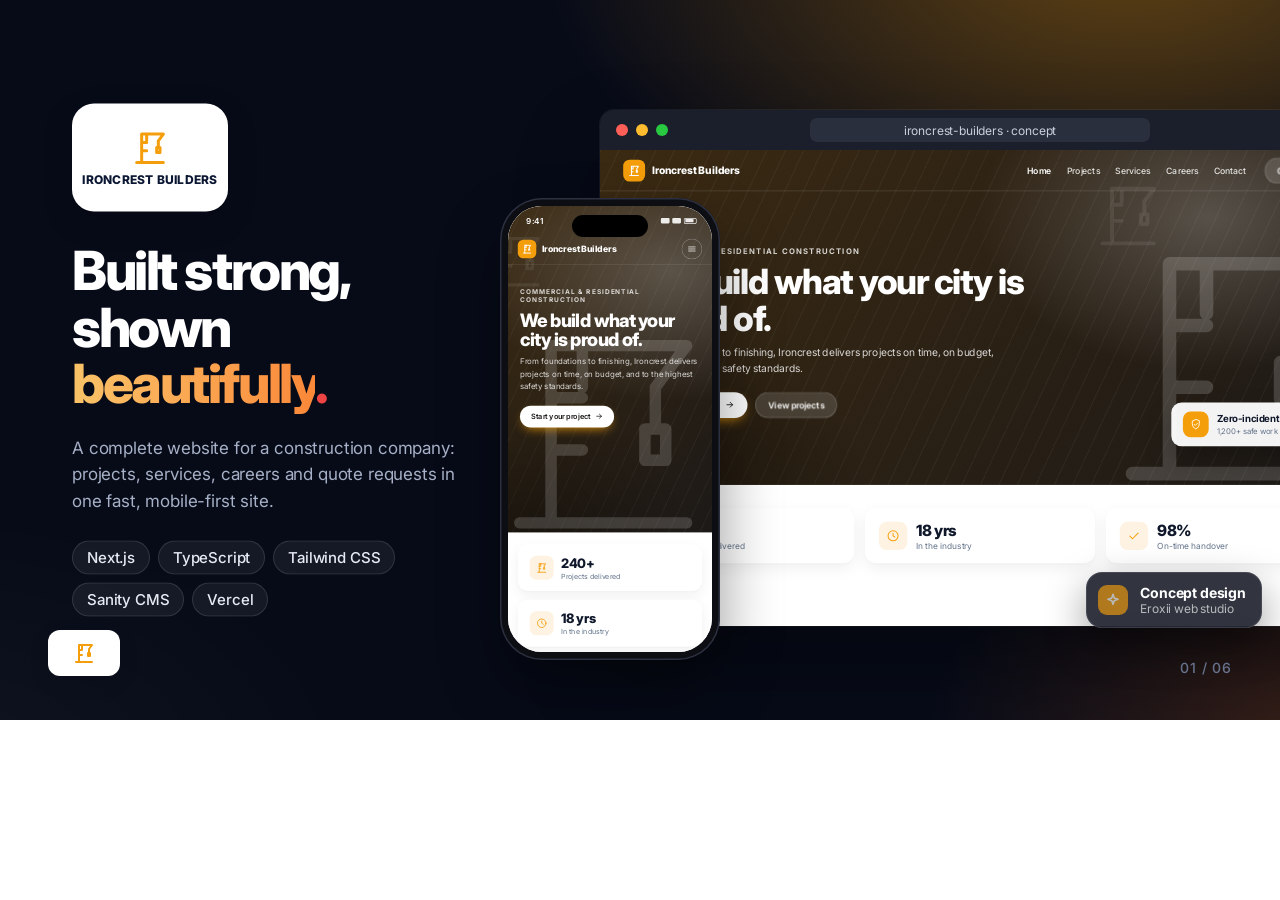
<file: concepts/template.html>
<!doctype html>
<html lang="en">
<head>
<meta charset="utf-8">
<title>Concept slide</title>
<link rel="preconnect" href="https://fonts.googleapis.com">
<link rel="preconnect" href="https://fonts.gstatic.com" crossorigin>
<link href="https://fonts.googleapis.com/css2?family=Inter:wght@400;500;600;700;800&display=swap" rel="stylesheet">
<style>
*{box-sizing:border-box;margin:0;padding:0}
html,body{width:1280px;height:720px;overflow:hidden}
body{font-family:Inter,system-ui,sans-serif;-webkit-font-smoothing:antialiased;letter-spacing:-.01em}
svg.i{fill:none;stroke:currentColor;stroke-width:1.7;stroke-linecap:round;stroke-linejoin:round}

/* ---------- Slide ---------- */
.slide{position:relative;width:1280px;height:720px;overflow:hidden}
.slide.dark{background:#070b18;color:#fff}
.slide.dark::before{content:"";position:absolute;inset:0;background:
  radial-gradient(900px 520px at 88% -8%,color-mix(in srgb,var(--a) 38%,transparent),transparent 65%),
  radial-gradient(700px 500px at 105% 105%,color-mix(in srgb,var(--a2) 22%,transparent),transparent 60%),
  radial-gradient(600px 400px at -5% 110%,rgba(255,255,255,.04),transparent 70%)}
.slide.light{background:#f5f7fb;color:#0b1733}
.slide.light::before{content:"";position:absolute;inset:0;background:
  radial-gradient(800px 520px at 92% -6%,color-mix(in srgb,var(--a) 22%,transparent),transparent 65%),
  radial-gradient(700px 520px at -8% 108%,rgba(255,150,170,.16),transparent 62%),
  radial-gradient(700px 500px at 100% 100%,color-mix(in srgb,var(--a2) 14%,transparent),transparent 60%)}
.left{position:absolute;left:72px;top:50%;transform:translateY(-50%);width:410px;z-index:3}
.logo-big{width:156px;height:108px;border-radius:22px;background:#fff;display:flex;flex-direction:column;align-items:center;justify-content:center;gap:6px;margin-bottom:32px;box-shadow:0 10px 30px rgba(0,0,0,.18)}
.logo-big svg{width:40px;height:40px;color:var(--a);stroke-width:1.8}
.logo-big b{font-size:12px;color:#0b1733;font-weight:800;letter-spacing:.02em;text-transform:uppercase;text-align:center;line-height:1.15;padding:0 10px}
.eyebrow{display:inline-flex;align-items:center;gap:10px;height:38px;padding:0 18px;border-radius:999px;font-size:13px;font-weight:700;letter-spacing:.14em;text-transform:uppercase;margin-bottom:28px}
.dark .eyebrow{background:color-mix(in srgb,var(--a) 16%,transparent);color:color-mix(in srgb,var(--a) 55%,#fff);box-shadow:inset 0 0 0 1px color-mix(in srgb,var(--a) 35%,transparent)}
.light .eyebrow{background:color-mix(in srgb,var(--a) 10%,#fff);color:var(--a);box-shadow:inset 0 0 0 1px color-mix(in srgb,var(--a) 22%,transparent)}
.eyebrow::before{content:"";width:6px;height:6px;border-radius:50%;background:currentColor}
h1{font-size:54px;line-height:1.05;font-weight:800;letter-spacing:-.045em}
.light h1{color:#0b1733}
h1 em{font-style:normal;background:linear-gradient(90deg,var(--a),var(--a2));-webkit-background-clip:text;background-clip:text;color:transparent}
.dark h1 em{background-image:linear-gradient(90deg,color-mix(in srgb,var(--a) 62%,#fff),color-mix(in srgb,var(--a2) 85%,#fff))}
h1 i{font-style:normal;color:var(--dot)}
.desc{font-size:17px;line-height:1.55;margin-top:22px;max-width:400px}
.dark .desc{color:#a6b0c6}.light .desc{color:#5b6680}
.chips{display:flex;flex-wrap:wrap;gap:8px;margin-top:26px;max-width:410px}
.chip{height:34px;padding:0 15px;border-radius:999px;display:inline-flex;align-items:center;font-size:15px;font-weight:500}
.dark .chip{background:rgba(255,255,255,.06);box-shadow:inset 0 0 0 1px rgba(255,255,255,.12);color:#e6eaf3}
.light .chip{background:#fff;box-shadow:inset 0 0 0 1px rgba(11,23,51,.1);color:#24304d}
.logo-sm{position:absolute;left:48px;bottom:44px;width:72px;height:46px;border-radius:12px;background:#fff;display:grid;place-items:center;z-index:3;box-shadow:0 6px 20px rgba(0,0,0,.12)}
.logo-sm svg{width:24px;height:24px;color:var(--a);stroke-width:2}
.count{position:absolute;right:48px;bottom:44px;font-size:14px;font-weight:500;letter-spacing:.06em;z-index:3}
.dark .count{color:#6c7894}.light .count{color:#8a93a8}

/* Browser */
.browser{position:absolute;left:600px;top:110px;width:760px;height:516px;border-radius:14px;overflow:hidden;z-index:1;
  box-shadow:0 40px 80px rgba(0,0,0,.35),0 0 0 1px rgba(255,255,255,.06)}
.light .browser{box-shadow:0 30px 70px rgba(30,50,90,.18),0 0 0 1px rgba(11,23,51,.06)}
.chrome{height:40px;display:flex;align-items:center;padding:0 16px;gap:8px;position:relative}
.dark .chrome{background:#1b1f2b}.light .chrome{background:#f1f3f8}
.chrome i{width:12px;height:12px;border-radius:50%}
.chrome i:nth-child(1){background:#ff5f57}.chrome i:nth-child(2){background:#febc2e}.chrome i:nth-child(3){background:#28c840}
.url{position:absolute;left:50%;transform:translateX(-50%);width:340px;height:24px;border-radius:7px;font-size:12px;display:grid;place-items:center}
.dark .url{background:#2a2f3d;color:#c9cfdb}.light .url{background:#e3e7ef;color:#3a4560}
.viewport{position:absolute;top:40px;left:0;width:1180px;height:740px;transform:scale(.6441);transform-origin:0 0;overflow:hidden;background:#fff}
/* Phone */
.phone{position:absolute;left:500px;top:198px;width:220px;height:462px;border-radius:42px;background:#0c0e13;padding:8px;z-index:2;
  box-shadow:0 30px 60px rgba(0,0,0,.4),inset 0 0 0 1.5px #2c3040}
.screen{position:relative;width:204px;height:446px;border-radius:34px;overflow:hidden;background:#fff}
.island{position:absolute;top:9px;left:50%;transform:translateX(-50%);width:76px;height:22px;border-radius:12px;background:#000;z-index:5}
.mview{position:absolute;top:0;left:0;width:375px;height:820px;transform:scale(.544);transform-origin:0 0;overflow:hidden;background:#fff}
/* Badge */
.badge{position:absolute;right:18px;bottom:92px;z-index:4;display:flex;align-items:center;gap:12px;padding:12px 16px 12px 12px;border-radius:16px;backdrop-filter:blur(16px)}
.dark .badge{background:rgba(22,26,38,.88);box-shadow:inset 0 0 0 1px rgba(255,255,255,.1),0 16px 40px rgba(0,0,0,.4)}
.light .badge{background:rgba(255,255,255,.92);box-shadow:inset 0 0 0 1px rgba(11,23,51,.06),0 16px 40px rgba(30,50,90,.16)}
.badge .bi{width:30px;height:30px;border-radius:9px;background:var(--a);display:grid;place-items:center;color:#fff}
.badge .bi svg{width:16px;height:16px;stroke-width:2.4}
.badge b{display:block;font-size:14px;font-weight:700}
.badge span{display:block;font-size:12px;opacity:.65}

/* ---------- Mock site (rendered at 1180 / 375 then scaled) ---------- */
.site{font-size:14px;color:#0f172a;height:100%;background:#fff}
.hdr{height:64px;display:flex;align-items:center;gap:28px;padding:0 36px;border-bottom:1px solid #eef0f4;background:#fff;position:relative;z-index:2}
.hdr.over{position:absolute;left:0;right:0;top:0;background:transparent;border-color:rgba(255,255,255,.14);color:#fff}
.brandmark{display:flex;align-items:center;gap:10px;font-weight:800;font-size:16px;letter-spacing:-.02em}
.brandmark .bm{width:34px;height:34px;border-radius:10px;background:var(--a);display:grid;place-items:center;color:#fff}
.brandmark .bm svg{width:20px;height:20px;stroke-width:2}
.nav{display:flex;gap:24px;font-size:13.5px;font-weight:500;color:#475569;margin-left:auto}
.hdr.over .nav{color:rgba(255,255,255,.85)}
.nav .on{color:var(--a);font-weight:600}
.hdr.over .nav .on{color:#fff}
.btn{display:inline-flex;align-items:center;gap:8px;height:40px;padding:0 20px;border-radius:999px;font-weight:600;font-size:13.5px;white-space:nowrap}
.btn.p{background:var(--a);color:#fff;box-shadow:0 8px 20px -8px var(--a)}
.btn.o{box-shadow:inset 0 0 0 1.5px #dbe1ea;color:#0f172a}
.btn.g{background:rgba(255,255,255,.14);color:#fff;box-shadow:inset 0 0 0 1px rgba(255,255,255,.3);backdrop-filter:blur(8px)}
.btn svg{width:15px;height:15px;stroke-width:2.2}
.menu{width:38px;height:38px;border-radius:50%;display:grid;place-items:center;box-shadow:inset 0 0 0 1px #e2e8f0;margin-left:auto}
.hdr.over .menu{box-shadow:inset 0 0 0 1px rgba(255,255,255,.35)}
.menu svg{width:18px;height:18px}

.scene{position:relative;overflow:hidden;color:#fff;background:linear-gradient(135deg,var(--s1),var(--s2))}
.scene::before{content:"";position:absolute;inset:0;background:
  radial-gradient(600px 400px at 80% 20%,rgba(255,255,255,.22),transparent 60%),
  radial-gradient(500px 400px at 10% 100%,rgba(0,0,0,.35),transparent 60%),
  repeating-linear-gradient(115deg,rgba(255,255,255,.035) 0 2px,transparent 2px 26px)}
.scene .art{position:absolute;right:-30px;bottom:-40px;width:460px;height:460px;color:#fff;opacity:.16;stroke-width:1.1}
.scene .art2{position:absolute;right:300px;top:40px;width:120px;height:120px;color:#fff;opacity:.08;stroke-width:1.2}
.scene>*{position:relative}
.kick{font-size:12px;font-weight:700;letter-spacing:.16em;text-transform:uppercase;color:var(--a)}
.scene .kick{color:rgba(255,255,255,.8)}
.ttl{font-size:44px;font-weight:800;letter-spacing:-.035em;line-height:1.05;margin-top:12px}
.sub{font-size:16px;line-height:1.55;color:#64748b;margin-top:12px;max-width:560px}
.scene .sub{color:rgba(255,255,255,.82)}
.row{display:flex;gap:12px;margin-top:24px;flex-wrap:wrap}
.stats{display:grid;grid-template-columns:repeat(3,1fr);gap:16px}
.stat{padding:20px 22px;border-radius:18px;background:#fff;box-shadow:0 1px 2px rgba(0,0,0,.04),0 8px 24px rgba(15,23,42,.06);display:flex;gap:14px;align-items:center}
.stat .si{width:44px;height:44px;border-radius:12px;background:color-mix(in srgb,var(--a) 12%,#fff);color:var(--a);display:grid;place-items:center;flex:none}
.stat .si svg{width:22px;height:22px}
.stat b{display:block;font-size:24px;font-weight:800;letter-spacing:-.03em}
.stat span{font-size:13px;color:#64748b}
.floatcard{position:absolute;display:flex;align-items:center;gap:12px;padding:14px 18px;border-radius:16px;background:rgba(255,255,255,.95);color:#0f172a;box-shadow:0 20px 40px rgba(0,0,0,.25)}
.floatcard b{display:block;font-size:15px}
.floatcard span{font-size:12px;color:#64748b}
.floatcard .si{width:40px;height:40px;border-radius:12px;background:var(--a);color:#fff;display:grid;place-items:center}
.floatcard .si svg{width:20px;height:20px}

.page{padding:36px}
.search{display:flex;gap:12px;margin-top:22px}
.inp{height:46px;border-radius:12px;background:#f4f6fa;box-shadow:inset 0 0 0 1px #e5e9f0;display:flex;align-items:center;gap:10px;padding:0 16px;color:#94a3b8;font-size:14px;flex:1}
.inp svg{width:17px;height:17px}
.sel{height:46px;border-radius:12px;box-shadow:inset 0 0 0 1px #e5e9f0;display:flex;align-items:center;justify-content:space-between;padding:0 14px;font-size:14px;width:190px;color:#334155}
.sel svg{width:14px;height:14px}
.filters{display:flex;gap:8px;flex-wrap:wrap;margin-top:16px}
.f{height:32px;padding:0 14px;border-radius:999px;background:color-mix(in srgb,var(--a) 7%,#fff);color:#334155;font-size:13px;display:inline-flex;align-items:center;font-weight:500}
.f.on{background:#0f172a;color:#fff}
.grid{display:grid;grid-template-columns:repeat(3,1fr);gap:18px;margin-top:22px}
.card{border-radius:18px;background:#fff;box-shadow:0 1px 2px rgba(0,0,0,.04),0 8px 24px rgba(15,23,42,.07);overflow:hidden}
.thumb{height:150px;position:relative;display:grid;place-items:center;color:#fff}
.thumb svg{width:56px;height:56px;opacity:.9;stroke-width:1.4;position:relative}
.thumb .tg{position:absolute;top:12px;left:12px;font-size:11px;font-weight:700;padding:5px 10px;border-radius:999px;background:rgba(255,255,255,.92);color:#0f172a}
.cb{padding:16px 18px 18px}
.cb .m{font-size:12px;color:var(--a);font-weight:600}
.cb h4{font-size:16px;font-weight:700;margin-top:4px;letter-spacing:-.015em}
.cb p{font-size:13px;color:#64748b;margin-top:4px}
.cb .ft{display:flex;justify-content:space-between;align-items:center;margin-top:14px;font-size:13px}
.cb .ft b{font-size:15px}
.cb .ft a{color:var(--a);font-weight:600}

.split{display:grid;grid-template-columns:1.05fr 1fr;gap:36px;padding:36px}
.gallery{display:grid;gap:12px}
.gallery .big{height:380px;border-radius:22px}
.gallery .ths{display:grid;grid-template-columns:repeat(4,1fr);gap:10px}
.gallery .ths div{height:78px;border-radius:14px}
.specs{display:grid;grid-template-columns:1fr 1fr;gap:12px;margin-top:22px}
.spec{padding:16px;border-radius:14px;background:#f6f8fb;display:flex;gap:12px;align-items:center}
.spec .si{width:38px;height:38px;border-radius:10px;background:#fff;color:var(--a);display:grid;place-items:center;box-shadow:0 2px 6px rgba(0,0,0,.05)}
.spec .si svg{width:18px;height:18px}
.spec span{display:block;font-size:12px;color:#64748b}
.spec b{font-size:15px}
.pricebar{display:flex;align-items:center;justify-content:space-between;margin-top:22px;padding:18px 20px;border-radius:18px;background:#0f172a;color:#fff}
.pricebar span{font-size:12px;opacity:.7;display:block}
.pricebar b{font-size:24px;letter-spacing:-.02em}

.cal{border-radius:22px;overflow:hidden;box-shadow:0 1px 2px rgba(0,0,0,.04),0 8px 24px rgba(15,23,42,.07)}
.calh{padding:18px 22px;background:linear-gradient(135deg,var(--s1),var(--s2));color:#fff;display:flex;justify-content:space-between;align-items:center}
.calh b{font-size:22px}
.calh span{font-size:12px;opacity:.8}
.calh .nb{width:34px;height:34px;border-radius:50%;background:rgba(255,255,255,.18);display:grid;place-items:center}
.calh .nb svg{width:16px;height:16px}
.days{display:grid;grid-template-columns:repeat(7,1fr);background:#fff}
.days .dn{font-size:11px;font-weight:700;color:#94a3b8;text-align:center;padding:12px 0 6px;letter-spacing:.06em}
.days .d{height:58px;border-top:1px solid #f1f4f8;padding:8px;font-size:13px;color:#334155;position:relative}
.days .d.mute{color:#cbd5e1}
.days .d.ev{background:color-mix(in srgb,var(--a) 8%,#fff)}
.days .d.ev::after{content:attr(data-l);position:absolute;left:6px;right:6px;bottom:6px;font-size:9.5px;font-weight:700;color:#fff;background:var(--a);border-radius:5px;padding:2px 5px;white-space:nowrap;overflow:hidden;text-overflow:ellipsis}
.days .d.sel{box-shadow:inset 0 0 0 2px var(--a);border-radius:8px}
.panel{border-radius:22px;padding:22px;background:#f7f9fc}
.slots{display:grid;grid-template-columns:repeat(3,1fr);gap:10px;margin-top:14px}
.slot{height:42px;border-radius:12px;background:#fff;box-shadow:inset 0 0 0 1px #e2e8f0;display:grid;place-items:center;font-size:13.5px;font-weight:600;color:#334155}
.slot.on{background:var(--a);color:#fff;box-shadow:none}
.slot.off{color:#cbd5e1;text-decoration:line-through}
.sumrow{display:flex;justify-content:space-between;font-size:14px;padding:10px 0;border-bottom:1px solid #e9edf3}
.sumrow span{color:#64748b}

.dash{display:grid;grid-template-columns:220px 1fr;height:100%}
.side{background:#0b1220;color:#cbd5e1;padding:22px 16px}
.side .brandmark{color:#fff;margin-bottom:26px}
.side .it{display:flex;align-items:center;gap:12px;height:40px;padding:0 12px;border-radius:10px;font-size:13.5px;margin-bottom:4px}
.side .it svg{width:17px;height:17px}
.side .it.on{background:color-mix(in srgb,var(--a) 22%,transparent);color:#fff}
.main{background:#f5f7fb;padding:24px 28px}
.topb{display:flex;align-items:center;justify-content:space-between}
.topb h3{font-size:22px;letter-spacing:-.02em}
.topb .who{display:flex;align-items:center;gap:10px;font-size:13px;color:#64748b}
.av{width:34px;height:34px;border-radius:50%;background:linear-gradient(135deg,var(--a),var(--a2))}
.kpis{display:grid;grid-template-columns:repeat(4,1fr);gap:14px;margin-top:20px}
.kpi{background:#fff;border-radius:16px;padding:16px 18px;box-shadow:0 1px 2px rgba(0,0,0,.03),0 6px 18px rgba(15,23,42,.05)}
.kpi span{font-size:12px;color:#64748b}
.kpi b{display:block;font-size:24px;letter-spacing:-.03em;margin-top:6px}
.kpi em{font-style:normal;font-size:12px;font-weight:600;color:#16a34a}
.chartbox{background:#fff;border-radius:18px;padding:18px 20px;margin-top:16px;box-shadow:0 1px 2px rgba(0,0,0,.03),0 6px 18px rgba(15,23,42,.05)}
.chartbox .h{display:flex;justify-content:space-between;font-size:14px;font-weight:700}
.chartbox .h span{font-weight:500;color:#64748b;font-size:12px}
.chartbox svg{width:100%;height:150px;margin-top:10px}
.tbl{background:#fff;border-radius:18px;margin-top:16px;overflow:hidden;box-shadow:0 1px 2px rgba(0,0,0,.03),0 6px 18px rgba(15,23,42,.05)}
.tr{display:grid;grid-template-columns:1.4fr 1fr 1fr 110px;padding:13px 20px;font-size:13px;border-top:1px solid #f1f4f8;align-items:center}
.tr.th{border:0;color:#94a3b8;font-size:11px;font-weight:700;letter-spacing:.06em;text-transform:uppercase;background:#fafbfd}
.pill{font-size:11px;font-weight:700;padding:4px 10px;border-radius:999px;justify-self:start}
.pill.ok{background:#dcfce7;color:#15803d}.pill.wait{background:#fef3c7;color:#b45309}.pill.new{background:color-mix(in srgb,var(--a) 14%,#fff);color:var(--a)}

.form{display:grid;grid-template-columns:1fr 1fr;gap:14px;margin-top:22px}
.fl{display:grid;gap:6px}
.fl label{font-size:12px;font-weight:600;color:#475569}
.fl .inp{color:#0f172a}
.fl.full{grid-column:span 2}
.fl .ta{height:110px;align-items:flex-start;padding-top:14px;color:#94a3b8}
.map{height:230px;border-radius:20px;position:relative;overflow:hidden;background:
  linear-gradient(0deg,rgba(255,255,255,.5),rgba(255,255,255,.5)),
  repeating-linear-gradient(0deg,#e8edf3 0 1px,transparent 1px 34px),repeating-linear-gradient(90deg,#e8edf3 0 1px,transparent 1px 34px),#f3f6fa}
.map::before{content:"";position:absolute;left:-40px;top:120px;width:140%;height:26px;background:#fff;transform:rotate(-12deg);box-shadow:0 0 0 1px #e2e8f0}
.map::after{content:"";position:absolute;left:58%;top:-20px;width:22px;height:140%;background:#fff;transform:rotate(18deg);box-shadow:0 0 0 1px #e2e8f0}
.pin{position:absolute;left:52%;top:42%;width:44px;height:44px;border-radius:50% 50% 50% 0;transform:rotate(-45deg);background:var(--a);z-index:2;box-shadow:0 10px 20px -6px var(--a)}
.pin::after{content:"";position:absolute;inset:14px;border-radius:50%;background:#fff}
.info{display:grid;gap:10px;margin-top:14px}
.inf{display:flex;gap:12px;align-items:center;padding:14px;border-radius:14px;background:#f6f8fb}
.inf .si{width:38px;height:38px;border-radius:10px;background:var(--a);color:#fff;display:grid;place-items:center}
.inf .si svg{width:18px;height:18px}
.inf span{display:block;font-size:12px;color:#64748b}
.inf b{font-size:14px}

/* mobile overrides (inside .m) */
.sbar{height:50px;display:flex;justify-content:space-between;align-items:center;padding:4px 28px 0 34px;font-size:15px;font-weight:600;color:#0f172a;background:#fff}
.sbar span:last-child{display:flex;gap:5px;align-items:center}
.sbar i{display:inline-block;width:16px;height:10px;border-radius:2px;background:currentColor;opacity:.9}
.sbar i.b{width:24px;height:11px;border-radius:3px;background:none;box-shadow:inset 0 0 0 1.5px currentColor;position:relative}
.sbar i.b::after{content:"";position:absolute;inset:2.5px 6px 2.5px 2.5px;background:currentColor;border-radius:1px}
.m.ondark .sbar{background:transparent;color:#fff;position:absolute;left:0;right:0;top:0;z-index:3}
.m .hdr{padding:0 18px;height:58px}
.m .hdr.over{top:50px}
.m .tr{grid-template-columns:1fr auto}
.m .tr>:nth-child(2),.m .tr>:nth-child(3){display:none}
.m .page{padding:22px 18px}
.m .ttl{font-size:30px}
.m .sub{font-size:14.5px}
.m .grid{grid-template-columns:1fr}
.m .stats{grid-template-columns:1fr}
.m .search{flex-direction:column}
.m .sel{width:100%}
.m .kpis{grid-template-columns:1fr 1fr}
.m .specs{grid-template-columns:1fr 1fr}
.m .form{grid-template-columns:1fr}
.m .fl.full{grid-column:auto}
</style>
</head>
<body>
<div id="root"></div>
<script src="brands.js"></script>
<script>
const Q=new URLSearchParams(location.search),B=BRANDS.find(b=>b.id===Q.get("b"))||BRANDS[0],S=+(Q.get("s")||1);
const I={
  search:'<circle cx="11" cy="11" r="7"/><path d="m20 20-3.5-3.5"/>',arrow:'<path d="M5 12h14M13 6l6 6-6 6"/>',chev:'<path d="m6 9 6 6 6-6"/>',chevr:'<path d="m9 6 6 6-6 6"/>',
  check:'<path d="m5 12.5 4.5 4.5L19 7.5"/>',menu:'<path d="M4 7h16M4 12h16M4 17h16"/>',cal:'<rect x="3.5" y="5" width="17" height="15" rx="3"/><path d="M3.5 10h17M8 3v4M16 3v4"/>',
  user:'<circle cx="12" cy="8" r="4"/><path d="M4 21c1.5-4 4.5-6 8-6s6.5 2 8 6"/>',chart:'<path d="M4 20V4M4 20h16"/><path d="m8 15 4-4 3 3 5-6"/>',home:'<path d="M3 11 12 4l9 7M5 9.5V20h14V9.5"/>',
  grid:'<rect x="4" y="4" width="7" height="7" rx="2"/><rect x="13" y="4" width="7" height="7" rx="2"/><rect x="4" y="13" width="7" height="7" rx="2"/><rect x="13" y="13" width="7" height="7" rx="2"/>',
  mail:'<rect x="3" y="5.5" width="18" height="13" rx="3"/><path d="m4 7.5 8 5.5 8-5.5"/>',phone:'<path d="M5 4h4l2 5-2.5 1.5a11 11 0 0 0 5 5L15 13l5 2v4a1 1 0 0 1-1 1A16 16 0 0 1 4 5a1 1 0 0 1 1-1Z"/>',
  pin:'<path d="M12 21s-6.5-5.6-6.5-11a6.5 6.5 0 0 1 13 0c0 5.4-6.5 11-6.5 11Z"/><circle cx="12" cy="10" r="2.2"/>',star:'<path d="m12 3 2.7 5.6 6.1.9-4.4 4.3 1 6.1L12 17l-5.4 2.9 1-6.1-4.4-4.3 6.1-.9Z"/>',
  bell:'<path d="M6 16V11a6 6 0 0 1 12 0v5l1.5 2h-15ZM10 20.5a2 2 0 0 0 4 0"/>',clock:'<circle cx="12" cy="12" r="8.5"/><path d="M12 7.5V12l3 2"/>',shield:'<path d="M12 3 5.5 5.8v5c0 4.3 2.8 8 6.5 9.7 3.7-1.7 6.5-5.4 6.5-9.7v-5Z"/><path d="m9 12 2 2 4-4"/>',
  bolt:'<path d="M13 2 4 14h7l-1 8 9-12h-7Z"/>',refresh:'<path d="M20 11a8 8 0 1 0-2.3 5.7M20 4v7h-7"/>',spark:'<path d="M12 3.5 13.8 9 19.5 11 13.8 13 12 18.5 10.2 13 4.5 11 10.2 9Z"/>',
  layers:'<path d="m12 3.5 8.5 4.5-8.5 4.5L3.5 8Z"/><path d="m3.5 12.5 8.5 4.5 8.5-4.5"/>',box:'<path d="M20.5 8 12 3.5 3.5 8v8l8.5 4.5 8.5-4.5Z"/><path d="m3.5 8 8.5 4.5L20.5 8M12 12.5v8"/>',
  crane:'<path d="M4 21h16M7 21V4h3M7 4h13l-3 4M10 4v4M17 8v4M16 12h2v3h-2zM7 9h3M7 14h3"/>',
  ball:'<circle cx="12" cy="12" r="9"/><path d="m12 7 4 3-1.5 4.5h-5L8 10Z"/><path d="M12 3v4M16 10l4.5-1.5M14.5 14.5l2.5 4M9.5 14.5 7 18.5M8 10 3.5 8.5"/>',
  wave:'<path d="M3 18c2 0 2-1.5 4.5-1.5S10 18 12 18s2-1.5 4.5-1.5S19 18 21 18M12 15V7"/><path d="M12 7c-2-3-6-3-8-1 3 0 5 1 8 1Zm0 0c2-3 6-3 8-1-3 0-5 1-8 1Zm0 0c-1-2-1-4 0-5"/>',
  tooth:'<path d="M7 3c-2.5 0-4 2-4 4.5 0 3 1.5 4 2 7 .4 2.5 1 6.5 2.5 6.5s1.5-5 3-5h1c1.5 0 1.5 5 3 5s2.1-4 2.5-6.5c.5-3 2-4 2-7C21 5 19.5 3 17 3c-2 0-3 1-5 1S9 3 7 3Z"/>',
  flame:'<path d="M12 21c-4 0-6.5-2.7-6.5-6.2 0-3.6 2.8-5.6 3.8-8.8 1.8 1.5 2.4 3.3 2.2 5 1.3-1 2.2-2.6 2.2-4.8 3 2.1 4.8 5.1 4.8 8.6 0 3.5-2.5 6.2-6.5 6.2Z"/>',
  truck:'<path d="M3 6h11v10H3zM14 9h4l3 3v4h-7"/><circle cx="7.5" cy="18" r="1.8"/><circle cx="17.5" cy="18" r="1.8"/>',
  house:'<path d="M3 11 12 4l9 7M5 9.5V20h14V9.5M10 20v-6h4v6"/>',
  flower:'<path d="M12 22v-8M12 14c-3 0-5-2-5-5 3 0 5 2 5 5Zm0 0c3 0 5-2 5-5-3 0-5 2-5 5Z"/><circle cx="12" cy="6" r="3"/>',
  cap:'<path d="m2 9 10-5 10 5-10 5Z"/><path d="M6 11v5c3 2.5 9 2.5 12 0v-5"/>',
  car:'<path d="M5 16v-5l2-5h10l2 5v5M3.5 16h17v3h-17ZM5 11h14"/>',
  dumbbell:'<path d="M6.5 7v10M3.5 9.5v5M17.5 7v10M20.5 9.5v5M6.5 12h11"/>',
  bed:'<path d="M3 18V7M3 13h18v5M21 13a3 3 0 0 0-3-3h-7v3"/><circle cx="7" cy="10.5" r="1.6"/>',
  fork:'<path d="M7 3v8a2 2 0 0 0 4 0V3M9 13v8M17 3c-2 0-3 2-3 5s1 4 3 4v9"/>',
  key:'<circle cx="8" cy="14" r="4"/><path d="m11 11 9-9M17 5l2 2M15 7l2 2"/>',
  book:'<path d="M4 5a2 2 0 0 1 2-2h13v16H6a2 2 0 0 0-2 2Z"/><path d="M4 19V5"/>',
  gift:'<rect x="4" y="9" width="16" height="11" rx="2"/><path d="M3 9h18M12 9v11M12 9c-2 0-4-1-4-3s3-2 4 3c1-5 4-5 4-3s-2 3-4 3"/>',
  route:'<circle cx="6" cy="18" r="2.5"/><circle cx="18" cy="6" r="2.5"/><path d="M8.5 18H16a3 3 0 0 0 0-6H8a3 3 0 0 1 0-6h7.5"/>'
};
const ic=(n,c="i")=>`<svg class="${c}" viewBox="0 0 24 24">${I[n]||I.spark}</svg>`;
const fmt=s=>s.replace(/\*(.+?)\*/g,"<em>$1</em>").replace(/\.$/,'<i>.</i>');
const bm=()=>`<div class="brandmark"><span class="bm">${ic(B.icon)}</span>${B.name}</div>`;
const tint=(k)=>{const t=B.tints[k%B.tints.length];return `background:linear-gradient(135deg,${t[0]},${t[1]})`};
const hdr=(m,over,on)=>`<div class="hdr${over?" over":""}">${bm()}${m?`<span class="menu">${ic("menu")}</span>`:`<div class="nav">${B.nav.map((n,i)=>`<span class="${i===on?"on":""}">${n}</span>`).join("")}</div><span class="btn ${over?"g":"p"}">${B.cta}</span>`}</div>`;

const P={
hero(m){const h=B.hero;return `<div class="scene" style="height:${m?600:520}px;padding:${m?"150px 22px 0":"150px 56px 0"}">
  ${hdr(m,true,0)}${ic(B.icon,"i art")}${ic(B.icon,"i art2")}
  <div class="kick">${h.kick}</div><div class="ttl" style="max-width:${m?320:620}px;font-size:${m?34:54}px">${h.title}</div><div class="sub">${h.sub}</div>
  <div class="row"><span class="btn p" style="background:#fff;color:var(--s2)">${h.cta} ${ic("arrow")}</span>${m?"":`<span class="btn g">${h.cta2}</span>`}</div>
  ${m?"":`<div class="floatcard" style="right:56px;bottom:60px"><span class="si">${ic(h.fIcon)}</span><div><b>${h.float[0]}</b><span>${h.float[1]}</span></div></div>`}</div>
  <div class="page"><div class="stats">${h.stats.map(s=>`<div class="stat"><span class="si">${ic(s[2])}</span><div><b>${s[0]}</b><span>${s[1]}</span></div></div>`).join("")}</div></div>`},
list(m){const l=B.list;return `${hdr(m,false,1)}<div class="page"><div class="kick">${l.kick}</div><div class="ttl" style="font-size:${m?28:36}px">${l.title}</div><div class="sub">${l.sub}</div>
  <div class="search"><div class="inp">${ic("search")}${l.ph}</div>${l.sels.map(s=>`<div class="sel">${s} ${ic("chev")}</div>`).join("")}</div>
  <div class="filters">${l.filters.map((f,i)=>`<span class="f${i===0?" on":""}">${f}</span>`).join("")}</div>
  <div class="grid">${l.items.map((it,i)=>`<div class="card"><div class="thumb" style="${tint(i)}"><span class="tg">${it[2]}</span>${ic(it[4]||B.icon)}</div><div class="cb"><div class="m">${it[1]}</div><h4>${it[0]}</h4><div class="ft"><b>${it[3]}</b><a>${l.more} →</a></div></div></div>`).join("")}</div></div>`},
detail(m){const d=B.detail;return `${hdr(m,false,1)}<div class="${m?"page":"split"}" ${m?'style="display:grid;gap:20px"':""}>
  <div class="gallery"><div class="big scene" style="padding:28px;display:flex;flex-direction:column;justify-content:flex-end">${ic(d.icon||B.icon,"i art")}<span class="kick">${d.tag||"Gallery"}</span><b style="font-size:26px;letter-spacing:-.02em;margin-top:6px">${d.title}</b></div><div class="ths">${[1,2,3,0].map(k=>`<div style="${tint(k)}"></div>`).join("")}</div></div>
  <div><div class="kick">${d.kick}</div><div class="ttl" style="font-size:${m?28:36}px">${d.title}</div><div class="sub">${d.sub}</div>
  <div class="specs">${d.specs.map(s=>`<div class="spec"><span class="si">${ic(s[2])}</span><div><span>${s[0]}</span><b>${s[1]}</b></div></div>`).join("")}</div>
  <div class="pricebar"><div><span>${d.price[0]}</span><b>${d.price[1]}</b></div><span class="btn p">${d.cta} ${ic("arrow")}</span></div></div></div>`},
book(m){const k=B.book,ev=k.events;let cells="";for(let i=0;i<35;i++){const d=i-k.offset+1,inM=d>=1&&d<=k.len;const e=ev[d];
  cells+=`<div class="d${inM?"":" mute"}${inM&&e?" ev":""}${d===k.sel?" sel":""}" ${inM&&e?`data-l="${e}"`:""}>${inM?d:(d<1?k.prevLen+d:d-k.len)}</div>`}
  return `${hdr(m,false,2)}<div class="page"><div class="kick">${k.kick}</div><div class="ttl" style="font-size:${m?28:36}px">${k.title}</div>
  <div style="display:grid;grid-template-columns:${m?"1fr":"1.35fr 1fr"};gap:22px;margin-top:22px">
  <div class="cal"><div class="calh"><div><b>${k.month}</b><br><span>${Object.keys(ev).length} ${k.unit}</span></div><span class="nb">${ic("chevr")}</span></div>
  <div class="days">${["MON","TUE","WED","THU","FRI","SAT","SUN"].map(d=>`<div class="dn">${d}</div>`).join("")}${m?cells.split("</div>").slice(0,21).join("</div>")+"</div>":cells}</div></div>
  <div class="panel"><div class="kick">Selected</div><div style="font-size:22px;font-weight:800;margin-top:6px">${k.selLabel}</div><div class="slots">${k.slots.map((s,i)=>`<div class="slot${i===k.on?" on":""}${(k.off||[]).includes(i)?" off":""}">${s}</div>`).join("")}</div>
  <div style="margin-top:16px">${k.sum.map(r=>`<div class="sumrow"><span>${r[0]}</span><b>${r[1]}</b></div>`).join("")}</div>
  <span class="btn p" style="width:100%;justify-content:center;margin-top:16px">${k.cta}</span></div></div></div>`},
dash(m){const d=B.dash;const pts=d.series.map((v,i)=>[i*(600/(d.series.length-1)),150-v*1.3]);const path=pts.map((p,i)=>(i?"L":"M")+p[0].toFixed(0)+" "+p[1].toFixed(0)).join(" ");
  const chart=`<div class="chartbox"><div class="h">${d.chart}<span>Last 12 weeks</span></div><svg viewBox="0 0 600 150" preserveAspectRatio="none"><defs><linearGradient id="cg" x1="0" y1="0" x2="0" y2="1"><stop offset="0" stop-color="${B.a}" stop-opacity=".25"/><stop offset="1" stop-color="${B.a}" stop-opacity="0"/></linearGradient></defs><path d="${path} L600 150 L0 150Z" fill="url(#cg)"/><path d="${path}" fill="none" stroke="${B.a}" stroke-width="3" stroke-linecap="round" stroke-linejoin="round"/></svg></div>`;
  const tbl=`<div class="tbl"><div class="tr th">${d.cols.map(c=>`<span>${c}</span>`).join("")}</div>${d.rows.map(r=>`<div class="tr"><b>${r[0]}</b><span>${r[1]}</span><span>${r[2]}</span><span class="pill ${r[3][1]}">${r[3][0]}</span></div>`).join("")}</div>`;
  const kp=`<div class="kpis">${d.kpis.map(k=>`<div class="kpi"><span>${k[0]}</span><b>${k[1]}</b><em>${k[2]}</em></div>`).join("")}</div>`;
  if(m)return `${hdr(m,false,3)}<div class="page" style="background:#f5f7fb;min-height:100%"><div class="topb"><h3>${d.title}</h3><span class="av"></span></div>${kp}${chart}${tbl.replace(/grid-template-columns:[^;]+;/,"")}</div>`;
  return `<div class="dash"><div class="side">${bm()}${d.menu.map((x,i)=>`<div class="it${i===0?" on":""}">${ic(x[1])}${x[0]}</div>`).join("")}</div>
  <div class="main"><div class="topb"><h3>${d.title}</h3><div class="who">${ic("bell","i")}<span>${d.who}</span><span class="av"></span></div></div>${kp}${chart}${tbl}</div></div>`},
contact(m){const c=B.contact;return `${hdr(m,false,4)}<div class="${m?"page":"split"}" ${m?'style="display:grid;gap:22px"':""}>
  <div><div class="kick">${c.kick}</div><div class="ttl" style="font-size:${m?28:36}px">${c.title}</div><div class="sub">${c.sub}</div>
  <div class="form">${c.fields.map((f,i)=>`<div class="fl${f[2]?" full":""}"><label>${f[0]}</label><div class="inp${f[2]==="ta"?" ta":""}">${f[1]}</div></div>`).join("")}<span class="btn p" style="justify-content:center;${m?"":"grid-column:span 2;"}height:48px">${c.cta} ${ic("arrow")}</span></div></div>
  <div><div class="map"><span class="pin"></span></div><div class="info">${c.info.map(x=>`<div class="inf"><span class="si">${ic(x[2])}</span><div><span>${x[0]}</span><b>${x[1]}</b></div></div>`).join("")}</div></div></div>`}
};
const TYPES=["hero","list","detail","book","dash","contact"];
const sd=B.slides[S-1],type=TYPES[S-1],dark=S%2===1;
document.documentElement.style.cssText=`--a:${B.a};--a2:${B.a2};--dot:${B.dot};--s1:${B.s1};--s2:${B.s2}`;
document.getElementById("root").innerHTML=`<div class="slide ${dark?"dark":"light"}">
  <div class="left">${S===1?`<div class="logo-big">${ic(B.icon)}<b>${B.name}</b></div>`:`<div class="eyebrow">${sd.e}</div>`}
    <h1>${fmt(sd.h)}</h1><p class="desc">${sd.d}</p>${S===1?`<div class="chips">${B.stack.map(c=>`<span class="chip">${c}</span>`).join("")}</div>`:""}</div>
  <div class="browser"><div class="chrome"><i></i><i></i><i></i><div class="url">${sd.url||B.url}</div></div><div class="viewport"><div class="site">${P[type](false)}</div></div></div>
  <div class="phone"><div class="screen"><span class="island"></span><div class="mview m${type==="hero"?" ondark":""}"><div class="sbar"><span>9:41</span><span><i></i><i></i><i class="b"></i></span></div><div class="site" style="height:auto">${P[type](true)}</div></div></div></div>
  ${sd.b?`<div class="badge"><span class="bi">${ic(sd.b[2]||"check")}</span><div><b>${sd.b[0]}</b><span>${sd.b[1]}</span></div></div>`:""}
  <div class="logo-sm">${ic(B.icon)}</div><div class="count">0${S} / 06</div></div>`;
</script>
</body>
</html>
</file>
<file: assets/site.css>
/* Palette: Apple system neutrals + iOS system tints; brand cyan→magenta (from the Eroxii mark) only in the wallpaper + logo. */
:root{
  --bg:#f5f5f7; --surface:#fff; --ink:#1d1d1f; --ink-2:#424245; --muted:#6e6e73; --faint:#86868b;
  --line:rgba(0,0,0,.08); --glass:rgba(250,250,252,.7); --card:rgba(255,255,255,.6);
  --edge:inset 0 1px 0 rgba(255,255,255,.9),inset 0 0 0 1px rgba(255,255,255,.45);
  --shadow:0 1px 1px rgba(0,0,0,.02),0 8px 24px rgba(0,0,0,.05);
  --shadow-lift:0 2px 4px rgba(0,0,0,.03),0 28px 56px rgba(0,0,0,.12);
  --blue:#0071e3; --blue-ink:#0066cc; --green:#34c759; --orange:#ff9500; --red:#ff3b30; --teal:#30b0c7; --indigo:#5856d6; --pink:#ff2d55; --purple:#af52de;
  --cyan:#00b4ff; --magenta:#e040fb; --orb:.5;
  --spring:cubic-bezier(.32,.72,0,1); --ease:cubic-bezier(.25,.1,.25,1);
  --r-lg:28px; --r-md:20px; --r-sm:14px; --max:1140px; --gutter:clamp(16px,4vw,32px);
  color-scheme:light;
}
@media (prefers-color-scheme:dark){:root:not([data-theme="light"]){
  --bg:#000; --surface:#1c1c1e; --ink:#f5f5f7; --ink-2:#d2d2d7; --muted:#98989d; --faint:#6e6e73;
  --line:rgba(255,255,255,.1); --glass:rgba(20,20,22,.7); --card:rgba(30,30,32,.55);
  --edge:inset 0 1px 0 rgba(255,255,255,.1),inset 0 0 0 1px rgba(255,255,255,.06);
  --shadow:0 0 0 1px rgba(255,255,255,.03); --shadow-lift:0 0 0 1px rgba(255,255,255,.08),0 28px 56px rgba(0,0,0,.6);
  --blue:#0a84ff; --blue-ink:#2997ff; --green:#30d158; --orange:#ff9f0a; --red:#ff453a; --teal:#40c8e0; --indigo:#5e5ce6; --pink:#ff375f; --purple:#bf5af2;
  --orb:.34; color-scheme:dark;
}}
:root[data-theme="dark"]{
  --bg:#000; --surface:#1c1c1e; --ink:#f5f5f7; --ink-2:#d2d2d7; --muted:#98989d; --faint:#6e6e73;
  --line:rgba(255,255,255,.1); --glass:rgba(20,20,22,.7); --card:rgba(30,30,32,.55);
  --edge:inset 0 1px 0 rgba(255,255,255,.1),inset 0 0 0 1px rgba(255,255,255,.06);
  --shadow:0 0 0 1px rgba(255,255,255,.03); --shadow-lift:0 0 0 1px rgba(255,255,255,.08),0 28px 56px rgba(0,0,0,.6);
  --blue:#0a84ff; --blue-ink:#2997ff; --green:#30d158; --orange:#ff9f0a; --red:#ff453a; --teal:#40c8e0; --indigo:#5e5ce6; --pink:#ff375f; --purple:#bf5af2;
  --orb:.34; color-scheme:dark;
}

*{box-sizing:border-box;margin:0;padding:0}
html{scroll-behavior:smooth;-webkit-text-size-adjust:100%}
body{font-family:-apple-system,BlinkMacSystemFont,"SF Pro Text","Inter",system-ui,sans-serif;background:var(--bg);color:var(--ink);
  font-size:17px;line-height:1.47;letter-spacing:-.022em;-webkit-font-smoothing:antialiased;overflow-x:hidden;transition:background .5s var(--ease),color .5s var(--ease)}
a{color:inherit;text-decoration:none}
button,input,select,textarea{font:inherit;color:inherit}
button{background:none;border:0;cursor:pointer}
img{display:block;max-width:100%}
svg.i{width:22px;height:22px;stroke:currentColor;fill:none;stroke-width:1.5;stroke-linecap:round;stroke-linejoin:round;flex:none}
.wrap{max-width:var(--max);margin:0 auto;padding:0 var(--gutter)}
:focus-visible{outline:2px solid var(--blue);outline-offset:3px;border-radius:8px}
.sr{position:absolute;width:1px;height:1px;overflow:hidden;clip:rect(0 0 0 0)}

/* Wallpaper */
.wall{position:fixed;inset:0;z-index:-1;overflow:hidden;pointer-events:none}
.orb{position:absolute;border-radius:50%;opacity:var(--orb);will-change:transform;-webkit-mask:radial-gradient(closest-side,#000 0%,rgba(0,0,0,.55) 45%,transparent 100%);mask:radial-gradient(closest-side,#000 0%,rgba(0,0,0,.55) 45%,transparent 100%)}
.orb.a{background:var(--cyan);width:50vmax;height:50vmax;top:-20vmax;left:-14vmax;animation:d1 30s ease-in-out infinite alternate}
.orb.b{background:var(--magenta);width:44vmax;height:44vmax;top:-12vmax;right:-20vmax;animation:d2 36s ease-in-out infinite alternate}
.orb.c{background:#ff9f0a;width:40vmax;height:40vmax;bottom:-24vmax;left:20vmax;animation:d3 33s ease-in-out infinite alternate;opacity:calc(var(--orb)*.7)}
.orb.d{background:#0a84ff;width:40vmax;height:40vmax;bottom:-16vmax;right:-14vmax;animation:d1 40s ease-in-out infinite alternate-reverse}
@keyframes d1{to{transform:translate(14vmax,10vmax) scale(1.12)}}
@keyframes d2{to{transform:translate(-16vmax,14vmax) scale(.9)}}
@keyframes d3{to{transform:translate(-12vmax,-12vmax) scale(1.15)}}

/* Frosted glass surfaces */
.g{background:var(--card);backdrop-filter:blur(28px) saturate(170%);-webkit-backdrop-filter:blur(28px) saturate(170%);box-shadow:var(--edge),var(--shadow)}

/* Minimal icon tile: tinted glass + thin stroke */
.ic{width:48px;height:48px;border-radius:14px;display:grid;place-items:center;flex:none;color:var(--c);
  background:color-mix(in srgb,var(--c) 13%,transparent);box-shadow:inset 0 0 0 1px color-mix(in srgb,var(--c) 18%,transparent)}
.ic svg{width:24px;height:24px}
.ic.sm{width:34px;height:34px;border-radius:10px}
.ic.sm svg{width:18px;height:18px}

/* Nav */
.nav{position:fixed;inset:0 0 auto;z-index:50;height:56px;background:var(--glass);backdrop-filter:saturate(180%) blur(20px);-webkit-backdrop-filter:saturate(180%) blur(20px);
  border-bottom:1px solid transparent;transition:border-color .3s}
.nav.scrolled{border-color:var(--line)}
.nav .wrap{height:100%;display:flex;align-items:center;justify-content:space-between;gap:16px}
.brand{display:flex;align-items:center;gap:8px;font-weight:600;font-size:19px;letter-spacing:-.03em}
.brand svg{width:22px;height:22px}
.nav-links{display:flex;gap:26px;font-size:13px;color:var(--ink-2)}
.nav-links a{transition:color .2s}
.nav-links a:hover{color:var(--ink)}
.nav-right{display:flex;align-items:center;gap:8px}
.icon-btn{width:34px;height:34px;border-radius:50%;display:grid;place-items:center;color:var(--ink-2);transition:background .2s,transform .4s var(--spring)}
.icon-btn:hover{background:var(--line)}
.icon-btn:active{transform:scale(.88)}
.icon-btn svg{width:18px;height:18px}

.btn{display:inline-flex;align-items:center;justify-content:center;gap:8px;height:46px;padding:0 24px;border-radius:999px;font-size:15px;font-weight:500;
  letter-spacing:-.01em;transition:transform .5s var(--spring),background .2s;white-space:nowrap}
.btn:active{transform:scale(.96)}
.btn-primary{background:var(--blue);color:#fff}
.btn-primary:hover{background:var(--blue-ink)}
.btn-ghost{color:var(--blue-ink)}
.btn-ghost:hover{background:color-mix(in srgb,var(--blue) 10%,transparent)}
.btn-sm{height:32px;padding:0 14px;font-size:13px}
.btn svg{width:16px;height:16px}

/* Reveal */
.r{opacity:0;transform:translateY(28px) scale(.985);transition:opacity .9s var(--ease),transform 1.1s var(--spring);transition-delay:calc(var(--d,0) * 70ms)}
.r.in{opacity:1;transform:none}

/* Hero */
.hero{padding:clamp(124px,17vh,176px) 0 0;text-align:center;overflow:hidden}
.status{display:inline-flex;align-items:center;gap:10px;height:36px;padding:0 16px 0 12px;border-radius:999px;font-size:13px;color:var(--ink-2);margin-bottom:28px}
.dot{width:8px;height:8px;border-radius:50%;background:var(--green);position:relative;flex:none}
.dot::after{content:"";position:absolute;inset:-4px;border-radius:50%;background:var(--green);animation:pulse 2.4s var(--ease) infinite}
@keyframes pulse{0%{transform:scale(.6);opacity:.5}70%,100%{transform:scale(1.8);opacity:0}}
.hero h1{font-family:-apple-system,BlinkMacSystemFont,"SF Pro Display","Inter",sans-serif;font-size:clamp(46px,8.6vw,104px);line-height:1.02;letter-spacing:-.048em;font-weight:700;max-width:13ch;margin:0 auto}
.soft{color:var(--faint)}
.word{display:inline-block;opacity:0;transform:translateY(.35em);filter:blur(8px);transition:opacity .9s var(--ease),transform 1.1s var(--spring),filter .9s var(--ease)}
.loaded .word{opacity:1;transform:none;filter:none}
.lede{font-size:clamp(19px,2.2vw,22px);line-height:1.42;color:var(--muted);max-width:33em;margin:24px auto 0;letter-spacing:-.016em}
.ctas{display:flex;gap:12px;justify-content:center;margin-top:36px;flex-wrap:wrap}
.trust{display:flex;justify-content:center;gap:clamp(24px,5vw,64px);margin-top:clamp(48px,7vw,72px);flex-wrap:wrap}
.trust div{text-align:center}
.trust b{display:block;font-size:clamp(26px,3.2vw,34px);font-weight:600;letter-spacing:-.03em;font-variant-numeric:tabular-nums}
.trust span{font-size:13px;color:var(--muted)}

/* Hero marquee of real work, tilted in 3D */
.reel{margin-top:clamp(56px,8vw,96px);perspective:1400px;-webkit-mask-image:linear-gradient(90deg,transparent,#000 12%,#000 88%,transparent);mask-image:linear-gradient(90deg,transparent,#000 12%,#000 88%,transparent)}
.reel-in{transform:rotateX(18deg) scale(1.04);transform-origin:50% 0;display:grid;gap:16px;padding-bottom:40px}
.track{display:flex;gap:16px;width:max-content;animation:mq 60s linear infinite}
.track.rev{animation-direction:reverse;animation-duration:70s}
.reel:hover .track{animation-play-state:paused}
.track img{height:clamp(150px,18vw,230px);width:auto;aspect-ratio:4/3;object-fit:cover;border-radius:18px;box-shadow:var(--edge),0 12px 30px rgba(0,0,0,.12);background:var(--card)}
@keyframes mq{to{transform:translateX(-50%)}}

/* Sections */
section{padding:clamp(80px,11vw,140px) 0}
.eyebrow{font-size:14px;font-weight:600;color:var(--blue-ink);margin-bottom:12px;letter-spacing:-.01em}
.h2{font-size:clamp(36px,5.2vw,60px);line-height:1.05;letter-spacing:-.042em;font-weight:700;max-width:17ch}
.sub{font-size:clamp(17px,1.8vw,19px);color:var(--muted);max-width:36em;margin-top:16px}
.head{margin-bottom:clamp(40px,5vw,64px)}
.head.center{text-align:center}
.head.center .h2,.head.center .sub{margin-left:auto;margin-right:auto}

/* Services */
.services{display:grid;grid-template-columns:repeat(3,1fr);gap:16px}
.svc{border-radius:var(--r-lg);padding:28px;display:flex;flex-direction:column;min-height:280px;transition:transform .6s var(--spring),box-shadow .4s}
.svc:hover{transform:translateY(-4px);box-shadow:var(--edge),var(--shadow-lift)}
.svc .ic{margin-bottom:auto;transition:transform .7s var(--spring)}
.svc:hover .ic{transform:scale(1.08) rotate(-4deg)}
.svc h3{font-size:21px;font-weight:600;letter-spacing:-.025em;margin-top:36px}
.svc p{font-size:15px;color:var(--muted);margin-top:6px;line-height:1.45}
.svc small{display:block;font-size:12px;color:var(--faint);margin-top:14px;letter-spacing:-.005em}

/* Segmented control */
.seg{display:inline-flex;padding:3px;border-radius:11px;background:var(--line);position:relative;margin-bottom:28px;max-width:100%;overflow-x:auto;scrollbar-width:none}
.seg::-webkit-scrollbar{display:none}
.seg button{position:relative;z-index:1;height:32px;padding:0 16px;font-size:13px;font-weight:500;border-radius:8px;color:var(--ink-2);white-space:nowrap;transition:color .2s}
.seg button[aria-pressed="true"]{color:var(--ink)}
.seg .thumb{position:absolute;top:3px;bottom:3px;left:0;border-radius:8px;background:var(--surface);box-shadow:0 3px 8px rgba(0,0,0,.12),0 3px 1px rgba(0,0,0,.04);transition:transform .5s var(--spring),width .5s var(--spring)}

/* Work gallery */
.gal-wrap{position:relative}
.gal{display:flex;gap:16px;overflow-x:auto;scroll-snap-type:x mandatory;padding:4px var(--gutter) 24px;scrollbar-width:none;
  scroll-padding-left:max(var(--gutter),calc((100vw - var(--max))/2 + var(--gutter)));padding-left:max(var(--gutter),calc((100vw - var(--max))/2 + var(--gutter)))}
.gal::-webkit-scrollbar{display:none}
.shot{flex:none;width:clamp(270px,38vw,460px);scroll-snap-align:start;border-radius:var(--r-md);overflow:hidden;text-align:left;
  opacity:0;transform:translateX(40px) scale(.96);transition:opacity .6s var(--ease),transform .8s var(--spring),box-shadow .4s}
.shot.in{opacity:1;transform:none}
.shot:hover{box-shadow:var(--edge),var(--shadow-lift)}
.shot:active{transform:scale(.98)}
.shot .ph{aspect-ratio:4/3;overflow:hidden;background:var(--line)}
.shot .ph.wide{aspect-ratio:16/9}
.shot img{width:100%;height:100%;object-fit:cover;transition:transform 1s var(--spring)}
.shot:hover img{transform:scale(1.04)}
.shot .cap{display:flex;justify-content:space-between;gap:12px;padding:14px 18px;font-size:14px}
.shot .cap b{font-weight:500}
.shot .cap span{color:var(--faint);white-space:nowrap}
.gal-nav{display:flex;gap:8px}
.round{width:40px;height:40px;border-radius:50%;display:grid;place-items:center;transition:transform .4s var(--spring),opacity .2s}
.round:active{transform:scale(.9)}
.round:disabled{opacity:.35;cursor:default}
.round svg{width:18px;height:18px;stroke-width:2}
.work-bar{display:flex;justify-content:space-between;align-items:flex-start;gap:16px;flex-wrap:wrap}
.subseg{display:flex;gap:6px;flex-wrap:wrap;margin:-12px 0 24px}
.pill{height:30px;padding:0 14px;border-radius:999px;font-size:13px;color:var(--ink-2);transition:background .2s,color .2s,transform .4s var(--spring)}
.pill[aria-pressed="true"]{background:var(--ink);color:var(--bg)}
.pill:active{transform:scale(.95)}

/* Lightbox */
.lb{position:fixed;inset:0;z-index:95;display:grid;place-items:center;padding:clamp(16px,5vw,64px);background:rgba(0,0,0,.55);
  backdrop-filter:blur(30px);-webkit-backdrop-filter:blur(30px);opacity:0;pointer-events:none;transition:opacity .4s var(--ease)}
.lb.open{opacity:1;pointer-events:auto}
.lb figure{max-width:min(1200px,100%);transform:scale(.92) translateY(20px);transition:transform .6s var(--spring)}
.lb.open figure{transform:none}
.lb img{max-height:78vh;width:auto;margin:0 auto;border-radius:16px;box-shadow:0 30px 80px rgba(0,0,0,.5)}
.lb figcaption{color:#fff;text-align:center;margin-top:16px;font-size:15px}
.lb figcaption span{color:rgba(255,255,255,.6)}
.lb .round{position:fixed;background:rgba(255,255,255,.14);color:#fff;backdrop-filter:blur(20px)}
.lb .x{top:20px;right:20px}
.lb .prev{left:20px;top:50%;margin-top:-20px}
.lb .next{right:20px;top:50%;margin-top:-20px}

/* Process: sticky, scroll-driven */
.proc{height:420vh;position:relative}
.proc-stick{position:sticky;top:0;height:100vh;height:100svh;display:flex;align-items:center}
.proc-grid{display:grid;grid-template-columns:1fr 1.15fr;gap:clamp(32px,6vw,88px);align-items:center;width:100%}
.psteps{display:grid;gap:8px;margin-top:36px}
.pstep{display:grid;grid-template-columns:36px 1fr;gap:16px;padding:16px 18px;border-radius:var(--r-md);opacity:.38;transition:opacity .5s var(--ease),background .5s var(--ease),transform .6s var(--spring);cursor:pointer;text-align:left}
.pstep.on{opacity:1;background:var(--card);box-shadow:var(--edge),var(--shadow);transform:translateX(6px)}
.pstep .n{font-size:13px;color:var(--faint);font-variant-numeric:tabular-nums;padding-top:3px}
.pstep h4{font-size:19px;font-weight:600;letter-spacing:-.02em}
.pstep p{font-size:15px;color:var(--muted);margin-top:4px;max-height:0;overflow:hidden;opacity:0;transition:max-height .6s var(--spring),opacity .5s}
.pstep.on p{max-height:120px;opacity:1}

.device{position:relative;border-radius:32px;aspect-ratio:4/3.6;overflow:hidden}
.bars{position:absolute;top:16px;left:20px;right:20px;display:flex;gap:6px;z-index:3}
.bars i{flex:1;height:3px;border-radius:2px;background:var(--line);overflow:hidden}
.bars b{display:block;height:100%;width:100%;background:var(--ink);transform-origin:0 50%;transform:scaleX(var(--p,0))}
.dev-label{position:absolute;bottom:14px;left:0;right:0;text-align:center;font-size:11px;color:var(--faint);z-index:3}
.layer{position:absolute;inset:0;padding:48px clamp(20px,3.5vw,36px) 40px;opacity:0;transform:scale(.96);filter:blur(10px);pointer-events:none;
  transition:opacity .6s var(--ease),transform .8s var(--spring),filter .6s var(--ease);display:flex;flex-direction:column;justify-content:center}
.layer.on{opacity:1;transform:none;filter:none}
.pop{opacity:0;transform:translateY(14px) scale(.9)}
.layer.on .pop{animation:pop .7s var(--spring) forwards;animation-delay:calc(var(--i,0) * 380ms + 150ms)}
@keyframes pop{to{opacity:1;transform:none}}

/* Stage 1: chat */
.chat{display:flex;flex-direction:column;gap:10px}
.bub{max-width:78%;padding:10px 15px;border-radius:20px;font-size:15px;line-height:1.35}
.bub.them{align-self:flex-start;background:var(--surface);border-bottom-left-radius:6px;box-shadow:var(--shadow)}
.bub.me{align-self:flex-end;background:var(--blue);color:#fff;border-bottom-right-radius:6px;transform-origin:100% 100%}
.typing{align-self:flex-start;display:flex;gap:4px;padding:12px 15px;border-radius:20px;background:var(--surface)}
.typing i{width:7px;height:7px;border-radius:50%;background:var(--faint);animation:blink 1.2s infinite}
.typing i:nth-child(2){animation-delay:.2s}.typing i:nth-child(3){animation-delay:.4s}
@keyframes blink{0%,60%,100%{opacity:.3}30%{opacity:1}}
.goal{display:flex;align-items:center;gap:12px;padding:14px;border-radius:18px;background:var(--surface);box-shadow:var(--shadow);margin-top:8px}
.goal b{display:block;font-size:13px;color:var(--faint);font-weight:500}
.goal div span{font-size:15px;font-weight:600}

/* Stage 2: design */
.dz{display:grid;grid-template-columns:.9fr 1.1fr;gap:14px;align-items:start}
.mock{border-radius:16px;background:var(--surface);padding:10px;box-shadow:var(--shadow);display:grid;gap:8px}
.sk{border-radius:8px;background:var(--line);height:10px}
.layer.on .paint{animation:paint .9s var(--ease) forwards;animation-delay:calc(var(--i,0) * 220ms + 300ms)}
@keyframes paint{to{background:var(--to)}}
.mock .img{height:auto;aspect-ratio:1;border-radius:10px}
.site .img{aspect-ratio:16/8}
.row3{display:grid;grid-template-columns:repeat(3,1fr);gap:6px}
.row3 .sk{height:34px}
.cta{height:22px;width:56%;border-radius:999px}
.swatches{display:flex;gap:8px;align-items:center;margin-top:16px}
.swatches i{width:22px;height:22px;border-radius:50%;background:var(--c);box-shadow:inset 0 0 0 1px rgba(0,0,0,.06)}
.swatches span{font-size:22px;font-weight:700;letter-spacing:-.04em;margin-left:6px}
.swatches em{font-style:normal;font-size:13px;color:var(--faint);margin-left:auto}

/* Stage 3: build */
.bz{display:grid;grid-template-columns:1.1fr .9fr;gap:14px}
.code{border-radius:16px;background:#1d1d1f;padding:16px;display:grid;gap:9px;align-content:start;box-shadow:var(--shadow)}
.code .ln{height:8px;border-radius:4px;background:var(--c);width:0;opacity:.85}
.layer.on .code .ln{animation:type .6s var(--ease) forwards;animation-delay:calc(var(--i) * 140ms + 200ms)}
@keyframes type{to{width:var(--w)}}
.checks{display:grid;gap:8px;align-content:start}
.ck{display:flex;align-items:center;gap:10px;padding:10px 12px;border-radius:14px;background:var(--surface);font-size:14px;box-shadow:var(--shadow)}
.ck .c{width:20px;height:20px;border-radius:50%;box-shadow:inset 0 0 0 1.5px var(--line);display:grid;place-items:center;flex:none;color:#fff;transition:none}
.ck .c svg{width:12px;height:12px;stroke-width:3;opacity:0}
.layer.on .ck .c{animation:tick .5s var(--spring) forwards;animation-delay:calc(var(--i) * 420ms + 600ms)}
.layer.on .ck .c svg{animation:pop .3s forwards;animation-delay:calc(var(--i) * 420ms + 700ms)}
@keyframes tick{0%{transform:scale(.6)}to{background:var(--green);box-shadow:none;transform:none}}
.prog{margin-top:14px;height:8px;border-radius:4px;background:var(--line);overflow:hidden}
.prog b{display:block;height:100%;width:0;background:var(--green);border-radius:4px}
.layer.on .prog b{animation:fill 2.4s var(--ease) .4s forwards}
@keyframes fill{to{width:100%}}

/* Stage 4: launch */
.notif{display:flex;gap:12px;align-items:center;padding:12px 14px;border-radius:20px;background:var(--glass);backdrop-filter:blur(20px);-webkit-backdrop-filter:blur(20px);box-shadow:var(--edge),0 10px 30px rgba(0,0,0,.1);margin-bottom:10px}
.notif .t{flex:1;min-width:0}
.notif b{font-size:14px;font-weight:600;display:block}
.notif .t span{font-size:13px;color:var(--muted);display:block;white-space:nowrap;overflow:hidden;text-overflow:ellipsis}
.notif em{font-style:normal;font-size:12px;color:var(--faint);align-self:flex-start}
.layer.on .notif.pop{animation:drop .8s var(--spring) forwards;animation-delay:calc(var(--i) * 600ms + 900ms)}
.notif.pop{transform:translateY(-30px) scale(.94)}
@keyframes drop{to{opacity:1;transform:none}}
.chartc{border-radius:20px;background:var(--surface);padding:18px;box-shadow:var(--shadow);margin-top:6px}
.chartc .top{display:flex;justify-content:space-between;align-items:baseline}
.chartc b{font-size:30px;letter-spacing:-.04em;font-weight:700;color:var(--green);font-variant-numeric:tabular-nums}
.chartc span{font-size:13px;color:var(--faint)}
.chartc svg{width:100%;height:90px;margin-top:8px;overflow:visible}
.chartc path.l{fill:none;stroke:var(--green);stroke-width:2.5;stroke-linecap:round;stroke-dasharray:600;stroke-dashoffset:600}
.chartc path.a{fill:url(#gfill);opacity:0}
.layer.on .chartc path.l{animation:draw 2s var(--ease) .3s forwards}
.layer.on .chartc path.a{animation:fade 1s var(--ease) 1.4s forwards}
@keyframes draw{to{stroke-dashoffset:0}}
@keyframes fade{to{opacity:1}}

/* Projects */
.work{display:grid;grid-template-columns:repeat(2,1fr);gap:16px}
.card{border-radius:var(--r-lg);overflow:hidden;text-align:left;width:100%;display:flex;flex-direction:column;transition:transform .6s var(--spring),box-shadow .4s}
.card:hover{transform:translateY(-4px);box-shadow:var(--edge),var(--shadow-lift)}
.card:active{transform:scale(.985)}
.card.hide{display:none}
.card .top{display:flex;justify-content:space-between;align-items:flex-start;padding:24px 24px 0}
.card .ic{width:56px;height:56px;border-radius:16px;transition:transform .7s var(--spring)}
.card .ic svg{width:28px;height:28px}
.card:hover .ic{transform:scale(1.08)}
.chip{display:inline-flex;align-items:center;gap:6px;height:26px;padding:0 10px;border-radius:999px;font-size:12px;font-weight:500;color:var(--ink-2);background:color-mix(in srgb,var(--surface) 60%,transparent)}
.chip .dot{width:6px;height:6px}.chip .dot::after{display:none}
.card-body{padding:28px 24px 24px;display:flex;flex-direction:column;gap:6px;flex:1}
.card-body .tt{display:flex;justify-content:space-between;align-items:baseline;gap:12px}
.card h3{font-size:21px;font-weight:600;letter-spacing:-.025em}
.card .kind{font-size:13px;color:var(--faint);white-space:nowrap}
.card p{font-size:15px;color:var(--muted);line-height:1.45}
.tags{display:flex;flex-wrap:wrap;gap:6px;margin-top:auto;padding-top:14px}
.tag{font-size:12px;padding:4px 10px;border-radius:999px;background:color-mix(in srgb,var(--surface) 60%,transparent);color:var(--ink-2)}

/* Sheet */
.scrim{position:fixed;inset:0;z-index:80;background:rgba(0,0,0,.32);opacity:0;pointer-events:none;transition:opacity .5s var(--ease)}
.sheet{position:fixed;z-index:90;left:50%;bottom:0;width:min(640px,100%);max-height:88vh;overflow:auto;background:var(--surface);border-radius:var(--r-lg) var(--r-lg) 0 0;
  transform:translate(-50%,105%);transition:transform .6s var(--spring);box-shadow:0 -10px 60px rgba(0,0,0,.2);overscroll-behavior:contain;visibility:hidden}
.sheet-open .scrim{opacity:1;pointer-events:auto}
.sheet-open .sheet{transform:translate(-50%,0);visibility:visible}
@media (min-width:760px){.sheet{bottom:50%;border-radius:var(--r-lg);transform:translate(-50%,calc(50% + 40px)) scale(.96);opacity:0;transition:transform .6s var(--spring),opacity .35s var(--ease)}
  .sheet-open .sheet{transform:translate(-50%,50%) scale(1);opacity:1}}
.grabber{width:36px;height:5px;border-radius:3px;background:var(--line);margin:8px auto 0}
.sheet-in{padding:20px 28px 32px}
.sheet-head{display:flex;justify-content:space-between;align-items:flex-start;gap:16px;margin-bottom:20px}
.sheet h3{font-size:26px;letter-spacing:-.035em;font-weight:700;line-height:1.1}
.sheet .kind{font-size:14px;color:var(--muted);margin-top:4px}
.sheet ul{list-style:none;display:grid;gap:12px;margin:8px 0 22px}
.sheet li{display:flex;gap:12px;font-size:16px;color:var(--ink-2);line-height:1.45}
.sheet li::before{content:"";flex:none;width:6px;height:6px;border-radius:50%;background:var(--c,var(--blue));margin-top:9px}
.sheet .tag{background:var(--bg)}
.close{width:30px;height:30px;border-radius:50%;background:var(--line);display:grid;place-items:center;flex:none}
.close svg{width:14px;height:14px;stroke-width:2.4}
.sheet-actions{display:flex;gap:10px;flex-wrap:wrap}

/* About + list rows */
.about{display:grid;grid-template-columns:1.1fr 1fr;gap:clamp(32px,6vw,80px);align-items:start}
.about-text .h2{margin-bottom:28px}
.contact .h2{font-size:clamp(34px,4.2vw,50px)}
.about-text>p{font-size:clamp(19px,2vw,21px);line-height:1.5;color:var(--ink-2);letter-spacing:-.018em}
.about-text>p+p{margin-top:18px}
.about-text strong{color:var(--ink);font-weight:600}
.group-label{font-size:13px;color:var(--muted);text-transform:uppercase;letter-spacing:.02em;margin:0 0 8px 16px}
.group{border-radius:var(--r-sm);overflow:hidden;margin-bottom:28px}
.row{display:flex;align-items:center;gap:14px;padding:12px 16px;min-height:58px;position:relative}
.row+.row::before{content:"";position:absolute;top:0;left:64px;right:0;height:1px;background:var(--line)}
.row .t{flex:1;min-width:0}
.row .t b{display:block;font-size:15px;font-weight:500;letter-spacing:-.01em}
.row .t span{display:block;font-size:13px;color:var(--muted)}
.row .v{font-size:13px;color:var(--faint);white-space:nowrap}
.skills{display:flex;flex-wrap:wrap;gap:8px}
.skill{font-size:14px;padding:8px 14px;border-radius:999px;color:var(--ink-2);transition:transform .5s var(--spring)}
.skill:hover{transform:translateY(-2px)}

/* FAQ */
.faq{max-width:760px;margin:0 auto;border-radius:var(--r-md);overflow:hidden}
.faq details{position:relative}
.faq details+details::before{content:"";position:absolute;top:0;left:22px;right:0;height:1px;background:var(--line)}
.faq summary{list-style:none;cursor:pointer;display:flex;justify-content:space-between;align-items:center;gap:16px;padding:20px 22px;font-size:17px;font-weight:500;letter-spacing:-.015em}
.faq summary::-webkit-details-marker{display:none}
.faq summary svg{width:18px;height:18px;color:var(--faint);transition:transform .5s var(--spring)}
.faq details[open] summary svg{transform:rotate(45deg)}
.faq .ans{display:grid;grid-template-rows:0fr;transition:grid-template-rows .5s var(--spring)}
.faq details[open] .ans{grid-template-rows:1fr}
.faq .ans>div{overflow:hidden}
.faq .ans p{padding:0 22px 20px;color:var(--muted);font-size:16px;max-width:40em}

/* Contact */
.contact{border-radius:clamp(28px,4vw,40px);padding:clamp(36px,6vw,72px);display:grid;grid-template-columns:1fr 1.1fr;gap:clamp(32px,5vw,64px)}
.tiles{display:grid;gap:10px;margin-top:32px}
.tile{display:flex;align-items:center;gap:14px;padding:14px 16px;border-radius:var(--r-sm);background:color-mix(in srgb,var(--surface) 55%,transparent);transition:transform .5s var(--spring);text-align:left;width:100%}
.tile:hover{transform:translateX(4px)}
.tile:active{transform:scale(.98)}
.tile .t{flex:1;min-width:0}
.tile b{display:block;font-size:15px;font-weight:500}
.tile .t span{display:block;font-size:13px;color:var(--muted);overflow-wrap:anywhere}
.tile>svg{width:16px;height:16px;color:var(--faint)}
form{display:grid;gap:12px;align-content:start}
.field{display:grid;gap:6px}
.field label{font-size:13px;color:var(--muted);padding-left:4px}
.field input,.field select,.field textarea{width:100%;border:0;border-radius:14px;padding:14px 16px;font-size:16px;background:color-mix(in srgb,var(--surface) 70%,transparent);
  box-shadow:inset 0 0 0 1px var(--line);outline:none;transition:box-shadow .2s;appearance:none;-webkit-appearance:none}
.field select{background-image:url("data:image/svg+xml,%3Csvg xmlns='http://www.w3.org/2000/svg' viewBox='0 0 24 24' fill='none' stroke='%2386868b' stroke-width='2' stroke-linecap='round'%3E%3Cpath d='m6 9 6 6 6-6'/%3E%3C/svg%3E");background-repeat:no-repeat;background-position:right 14px center;background-size:16px;padding-right:40px}
.field textarea{min-height:120px;resize:vertical}
.field input:focus,.field select:focus,.field textarea:focus{box-shadow:inset 0 0 0 2px var(--blue)}
.two{display:grid;grid-template-columns:1fr 1fr;gap:12px}
form .btn{margin-top:6px;width:100%;height:50px}
.note{font-size:12px;color:var(--faint);text-align:center}

footer{padding:56px 0 40px;font-size:14px;color:var(--muted)}
footer>.wrap:first-child{display:grid;grid-template-columns:1.2fr 2fr;gap:40px;border-top:1px solid var(--line);padding-top:40px}
.foot-brand p{margin-top:12px;max-width:32ch;line-height:1.5}
.foot-cols{display:grid;grid-template-columns:repeat(3,1fr);gap:24px}
.foot-cols div{display:grid;gap:8px;align-content:start}
.foot-cols b{color:var(--ink);font-size:13px;font-weight:600;margin-bottom:4px}
.foot-cols a{transition:color .2s;overflow-wrap:anywhere}.foot-cols a:hover{color:var(--ink)}
.foot-base{display:flex;justify-content:space-between;gap:16px;flex-wrap:wrap;margin-top:40px;font-size:12px;color:var(--faint)}
@media (max-width:760px){footer>.wrap:first-child{grid-template-columns:1fr}.foot-cols{grid-template-columns:1fr 1fr}}
.nav-links a[aria-current]{color:var(--ink);font-weight:600}

/* ---------- Inner pages ---------- */
.page-hero{padding:clamp(120px,16vh,168px) 0 clamp(40px,6vw,72px)}
.page-hero .h2{font-size:clamp(42px,6.4vw,76px);max-width:16ch}
.page-hero .sub{font-size:clamp(18px,2vw,21px)}
.crumbs{font-size:13px;color:var(--faint);margin-bottom:18px;display:flex;gap:8px}
.crumbs a:hover{color:var(--ink)}
.prose{max-width:720px}
.prose h3{font-size:22px;letter-spacing:-.02em;margin:36px 0 10px}
.prose p,.prose li{color:var(--ink-2);font-size:17px;line-height:1.65}
.prose ul{padding-left:20px;display:grid;gap:6px;margin-top:8px}
.cta-band{border-radius:clamp(28px,4vw,40px);padding:clamp(36px,6vw,64px);display:flex;justify-content:space-between;align-items:center;gap:24px;flex-wrap:wrap}
.cta-band .h2{font-size:clamp(30px,4vw,44px)}
.svc-detail{display:grid;grid-template-columns:1fr 1.1fr;gap:clamp(24px,4vw,56px);padding:clamp(28px,4vw,44px);border-radius:var(--r-lg);align-items:start}
.svc-detail+.svc-detail{margin-top:16px}
.svc-detail h3{font-size:clamp(26px,3vw,34px);letter-spacing:-.035em;margin-top:22px}
.svc-detail p{color:var(--muted);margin-top:10px}
.incl{display:grid;grid-template-columns:1fr 1fr;gap:10px}
.incl li{list-style:none;display:flex;gap:10px;font-size:15px;color:var(--ink-2);align-items:flex-start}
.incl li svg{width:18px;height:18px;color:var(--green);flex:none;margin-top:2px;stroke-width:2.2}
.meta-row{display:flex;gap:10px;flex-wrap:wrap;margin-top:22px}
.meta{padding:10px 14px;border-radius:12px;background:color-mix(in srgb,var(--surface) 55%,transparent);font-size:13px}
.meta b{display:block;font-size:11px;color:var(--faint);font-weight:600;text-transform:uppercase;letter-spacing:.06em}
.svc-nav{display:flex;gap:8px;flex-wrap:wrap;margin-top:28px}
.masonry{display:grid;grid-template-columns:repeat(auto-fill,minmax(320px,1fr));gap:16px}
.masonry .shot{width:100%;display:block;opacity:1;transform:none}
.masonry .shot.hide{display:none}
.statgrid{display:grid;grid-template-columns:repeat(4,1fr);gap:16px}
.statgrid .st{padding:24px;border-radius:var(--r-md)}
.statgrid b{display:block;font-size:clamp(30px,3.6vw,40px);letter-spacing:-.04em}
.statgrid span{font-size:14px;color:var(--muted)}
.values{display:grid;grid-template-columns:repeat(3,1fr);gap:16px}
.values .v{padding:28px;border-radius:var(--r-lg)}
.values h3{font-size:20px;margin-top:28px;letter-spacing:-.02em}
.values p{color:var(--muted);font-size:15px;margin-top:6px}
.timeline{position:relative;display:grid;gap:14px;padding-left:28px}
.timeline::before{content:"";position:absolute;left:8px;top:8px;bottom:8px;width:2px;background:linear-gradient(var(--cyan),var(--magenta))}
.tl{position:relative;padding:20px 22px;border-radius:var(--r-md)}
.tl::before{content:"";position:absolute;left:-26px;top:26px;width:14px;height:14px;border-radius:50%;background:var(--surface);box-shadow:0 0 0 3px var(--blue)}
.tl .y{font-size:13px;color:var(--blue-ink);font-weight:600}
.tl h4{font-size:18px;margin-top:2px}
.tl p{color:var(--muted);font-size:15px;margin-top:4px}
.case-hero{display:grid;grid-template-columns:1fr 1fr;gap:clamp(24px,4vw,56px);align-items:end}
.case-facts{display:grid;grid-template-columns:repeat(2,1fr);gap:12px}
.case-facts div{padding:16px 18px;border-radius:var(--r-sm)}
.case-facts b{display:block;font-size:12px;color:var(--faint);text-transform:uppercase;letter-spacing:.06em;font-weight:600}
.case-facts span{font-size:16px;font-weight:500}
.case-cover{border-radius:var(--r-lg);overflow:hidden;aspect-ratio:16/9;margin-top:40px;display:grid;place-items:center}
.case-cover img{width:100%;height:100%;object-fit:cover;object-position:top}
.case-cover .ic{width:120px;height:120px;border-radius:32px}
.case-cover .ic svg{width:60px;height:60px}
.case-body{display:grid;grid-template-columns:1fr 2fr;gap:clamp(24px,5vw,72px);margin-top:clamp(48px,7vw,88px)}
.case-body h3{font-size:14px;color:var(--faint);text-transform:uppercase;letter-spacing:.08em;font-weight:600}
.pager{display:grid;grid-template-columns:1fr 1fr;gap:16px}
.pager a{padding:24px;border-radius:var(--r-md);display:block;transition:transform .5s var(--spring)}
.pager a:hover{transform:translateY(-3px)}
.pager span{font-size:13px;color:var(--faint)}.pager b{display:block;font-size:20px;letter-spacing:-.02em;margin-top:4px}
.pager a:last-child{text-align:right}
.big404{font-size:clamp(120px,22vw,260px);font-weight:700;letter-spacing:-.06em;line-height:.9;background:linear-gradient(135deg,var(--cyan),#7b4dff,var(--magenta));-webkit-background-clip:text;background-clip:text;color:transparent}
@media (max-width:980px){.svc-detail,.case-hero,.case-body{grid-template-columns:1fr}.statgrid{grid-template-columns:1fr 1fr}.values{grid-template-columns:1fr}}
@media (max-width:620px){.incl{grid-template-columns:1fr}.pager{grid-template-columns:1fr}.pager a:last-child{text-align:left}}

.toast{position:fixed;left:50%;top:14px;z-index:100;transform:translate(-50%,-90px);height:44px;padding:0 18px;border-radius:999px;background:var(--ink);color:var(--bg);
  display:flex;align-items:center;gap:8px;font-size:14px;font-weight:500;transition:transform .6s var(--spring)}
.toast.show{transform:translate(-50%,0)}
.toast svg{width:16px;height:16px;stroke-width:2.4}

/* Floating dock: assistant + WhatsApp */
.dock{position:fixed;right:max(16px,env(safe-area-inset-right));bottom:max(16px,env(safe-area-inset-bottom));z-index:70;display:flex;flex-direction:column;gap:10px;align-items:flex-end}
.fab{width:56px;height:56px;border-radius:50%;display:grid;place-items:center;color:#fff;box-shadow:0 10px 30px rgba(0,0,0,.22),inset 0 1px 0 rgba(255,255,255,.25);
  transition:transform .5s var(--spring)}
.fab:hover{transform:scale(1.06)}
.fab:active{transform:scale(.92)}
.fab svg{width:26px;height:26px;stroke-width:1.7}
.fab.wa{background:#25d366}
.fab.ai{background:linear-gradient(135deg,#00b4ff,#7b4dff 55%,#e040fb);position:relative}
.fab.ai::after{content:"";position:absolute;inset:-4px;border-radius:50%;border:2px solid #7b4dff;opacity:0;animation:ring 3s var(--ease) 2s infinite}
@keyframes ring{0%{transform:scale(.9);opacity:.6}80%,100%{transform:scale(1.35);opacity:0}}
.nudge{position:absolute;right:68px;bottom:72px;white-space:nowrap;padding:10px 14px;border-radius:16px 16px 4px 16px;font-size:14px;
  opacity:0;transform:translateX(10px) scale(.9);transform-origin:100% 100%;transition:opacity .4s,transform .6s var(--spring);pointer-events:none}
.nudge.show{opacity:1;transform:none}

.bot{position:fixed;right:max(16px,env(safe-area-inset-right));bottom:calc(max(16px,env(safe-area-inset-bottom)) + 136px);z-index:75;width:min(380px,calc(100vw - 32px));height:min(560px,calc(100svh - 190px));
  border-radius:28px;display:flex;flex-direction:column;overflow:hidden;transform-origin:calc(100% - 28px) calc(100% + 108px);
  transform:scale(.4);opacity:0;pointer-events:none;transition:transform .55s var(--spring),opacity .3s var(--ease)}
.bot.open{transform:none;opacity:1;pointer-events:auto}
.bot-h{display:flex;align-items:center;gap:12px;padding:14px 16px;border-bottom:1px solid var(--line)}
.bot-av{width:38px;height:38px;border-radius:50%;background:linear-gradient(135deg,#00b4ff,#7b4dff 55%,#e040fb);display:grid;place-items:center;color:#fff;flex:none}
.bot-av svg{width:20px;height:20px}
.bot-h .t{flex:1}
.bot-h b{display:block;font-size:15px;font-weight:600}
.bot-h .t>span{display:flex;align-items:center;gap:6px;font-size:12px;color:var(--muted)}
.bot-h span .dot{width:6px;height:6px}
.bot-log{flex:1;overflow-y:auto;padding:16px;display:flex;flex-direction:column;gap:8px;overscroll-behavior:contain;scrollbar-width:thin}
.bot-log .bub{max-width:85%;font-size:15px;animation:msg .5s var(--spring) both}
.bot-log .bub.them{transform-origin:0 100%}
.bot-log .bub.me{transform-origin:100% 100%}
@keyframes msg{from{opacity:0;transform:translateY(8px) scale(.85)}}
.bot-log .typing{animation:msg .4s var(--spring) both}
.bub a.inline{display:inline-flex;align-items:center;gap:6px;margin-top:8px;padding:6px 12px;border-radius:999px;background:#25d366;color:#fff;font-size:13px;font-weight:600}
.chips{display:flex;gap:6px;flex-wrap:wrap;padding:0 16px 10px}
.chips button{height:30px;padding:0 12px;border-radius:999px;font-size:13px;color:var(--blue-ink);box-shadow:inset 0 0 0 1px color-mix(in srgb,var(--blue) 35%,transparent);transition:transform .4s var(--spring),background .2s}
.chips button:hover{background:color-mix(in srgb,var(--blue) 10%,transparent)}
.chips button:active{transform:scale(.94)}
.bot-in{display:flex;gap:8px;padding:10px 12px 12px;border-top:1px solid var(--line)}
.bot-in input{flex:1;min-width:0;height:38px;border:0;border-radius:999px;padding:0 16px;font-size:15px;background:color-mix(in srgb,var(--surface) 70%,transparent);box-shadow:inset 0 0 0 1px var(--line);outline:none}
.bot-in input:focus{box-shadow:inset 0 0 0 1.5px var(--blue)}
.bot-in button{width:38px;height:38px;border-radius:50%;background:var(--blue);color:#fff;display:grid;place-items:center;flex:none;transition:transform .4s var(--spring)}
.bot-in button:active{transform:scale(.9)}
.bot-in button svg{width:18px;height:18px;stroke-width:2.2}

/* Responsive */
@media (max-width:980px){
  .nav-links{display:none}
  .services{grid-template-columns:1fr 1fr}
  .about,.contact{grid-template-columns:1fr}
  .proc-grid{grid-template-columns:1fr;gap:16px}
  .proc-grid>div:first-child{display:contents}
  .proc-stick{align-items:flex-start;padding-top:72px}
  .proc .head{margin-bottom:0}
  .proc .h2{font-size:clamp(28px,6vw,40px)}
  .proc .sub{display:none}
  .psteps{margin-top:0;order:2}
  .pstep{display:none;transform:none}
  .pstep.on{display:grid}
  .device{order:1;max-width:520px;width:100%;margin:0 auto;aspect-ratio:4/3.9}
}
@media (max-width:620px){
  body{font-size:16px}
  .services,.work{grid-template-columns:1fr}
  .svc{min-height:0}
  .svc h3{margin-top:24px}
  .two{grid-template-columns:1fr}
  .nav .btn{display:none}
  .bub{font-size:14px}
  .dz,.bz{grid-template-columns:1fr 1fr;gap:10px}
  .ck{font-size:12px;padding:8px 10px}
  .layer{padding:40px 16px 34px}
  .device{aspect-ratio:auto;height:430px}
  .swatches i{width:18px;height:18px}
  .swatches span{font-size:18px}
  .lb .prev,.lb .next{top:auto;bottom:24px;margin:0}
}
@media (prefers-reduced-motion:reduce){
  *,*::before,*::after{transition-duration:.01ms!important;animation-duration:.01ms!important;animation-delay:0s!important;animation-iteration-count:1!important}
  .track{animation:none!important}
  .r,.word,.shot{opacity:1;transform:none;filter:none}
  html{scroll-behavior:auto}
}

/* ---------- About us: founder + team ---------- */
.founder{display:grid;grid-template-columns:40% 1fr;gap:clamp(28px,5vw,64px);padding:clamp(20px,3vw,32px);border-radius:clamp(28px,4vw,40px);align-items:center}
.f-photo{position:relative;border-radius:28px;overflow:hidden;aspect-ratio:4/5;background:#0b0b0c}
.f-photo img{width:100%;height:100%;object-fit:cover;object-position:50% 30%;transform:scale(1.02);transition:transform 1.2s var(--spring)}
.founder:hover .f-photo img{transform:scale(1.06)}
.f-photo::after{content:"";position:absolute;inset:0;background:linear-gradient(180deg,transparent 55%,rgba(0,0,0,.55))}
.f-tag{position:absolute;left:16px;bottom:16px;z-index:2;display:flex;align-items:center;gap:10px;padding:8px 14px 8px 8px;border-radius:999px;color:#fff;
  background:rgba(255,255,255,.14);backdrop-filter:blur(14px);-webkit-backdrop-filter:blur(14px);box-shadow:inset 0 0 0 1px rgba(255,255,255,.22);font-size:13px;font-weight:600}
.f-tag svg{width:26px;height:26px}
.f-name{font-size:clamp(34px,4.4vw,52px);font-weight:700;letter-spacing:-.04em;line-height:1.05}
.f-role{font-size:17px;color:var(--blue-ink);font-weight:600;margin-top:6px}
.f-bio p{color:var(--ink-2);font-size:17px;line-height:1.6;margin-top:16px}
.f-quote{margin-top:22px;padding:16px 20px;border-radius:18px;border-left:3px solid #7b4dff;background:color-mix(in srgb,var(--surface) 55%,transparent);font-size:16px;font-style:italic;color:var(--ink-2)}
.f-facts{display:grid;grid-template-columns:repeat(3,1fr);gap:10px;margin-top:22px}
.f-facts>div{display:flex;gap:10px;align-items:center;padding:12px;border-radius:14px;background:color-mix(in srgb,var(--surface) 55%,transparent)}
.f-facts b{display:block;font-size:11px;color:var(--faint);text-transform:uppercase;letter-spacing:.06em;font-weight:600}
.f-facts .t>span{font-size:13px;font-weight:500;display:block}
.f-links{display:flex;gap:10px;flex-wrap:wrap;margin-top:22px}
.team{display:grid;grid-template-columns:repeat(auto-fill,minmax(220px,1fr));gap:16px}
.member{border-radius:var(--r-lg);overflow:hidden;transition:transform .6s var(--spring)}
.member:hover{transform:translateY(-4px)}
.member .ph{aspect-ratio:4/5;background:#000;overflow:hidden;position:relative}
.member .ph::after{content:"";position:absolute;inset:0;background:linear-gradient(180deg,transparent 60%,rgba(0,0,0,.55))}
.member img{width:100%;height:100%;object-fit:cover;object-position:50% 30%;filter:grayscale(1) contrast(1.05);transition:transform 1.2s var(--spring)}
.member:hover img{transform:scale(1.05)}
.member .mb{padding:16px 18px 18px}
.member b{font-size:17px;letter-spacing:-.02em;display:block}
.member .mb>span{font-size:13px;color:var(--blue-ink);font-weight:600;display:block}
.member p{font-size:14px;color:var(--muted);margin-top:6px}
.grow{display:flex;gap:20px;align-items:center;justify-content:space-between;flex-wrap:wrap;padding:clamp(24px,4vw,40px);border-radius:var(--r-lg)}
.grow h3{font-size:clamp(22px,2.6vw,28px);letter-spacing:-.03em}
.grow p{color:var(--muted);margin-top:6px;max-width:52ch}
@media (max-width:860px){.founder{grid-template-columns:1fr}.f-photo{aspect-ratio:1}.f-facts{grid-template-columns:1fr}}
.roles{display:grid;grid-template-columns:repeat(3,1fr);gap:16px}
.role{padding:22px;border-radius:var(--r-lg);transition:transform .6s var(--spring),box-shadow .4s}
.role:hover{transform:translateY(-4px);box-shadow:var(--edge),var(--shadow-lift)}
.role .rh{display:flex;align-items:center;gap:14px;padding-bottom:14px;border-bottom:1px solid var(--line)}
.role .rh .ic{--c:inherit}
.role .rh img{width:48px;height:48px;border-radius:14px;object-fit:cover}
.role b{display:block;font-size:17px;letter-spacing:-.02em}
.role .rh span:not(.ic){display:block;font-size:13px;color:var(--faint);margin-top:1px}
.role ul{list-style:none;margin-top:10px;display:grid;gap:8px}
.role li{display:flex;gap:10px;align-items:center;font-size:14px;color:var(--ink-2)}
.role li::before{content:"";width:6px;height:6px;border-radius:50%;background:var(--c);flex:none}
.role.lead{box-shadow:var(--edge),var(--shadow),inset 0 0 0 1.5px color-mix(in srgb,var(--blue) 45%,transparent)}
@media (max-width:980px){.roles{grid-template-columns:1fr 1fr}}
@media (max-width:620px){.roles{grid-template-columns:1fr}}

/* ---------- Loading screen ---------- */
.loader{position:fixed;inset:0;z-index:1000;display:grid;place-items:center;background:var(--bg);transition:opacity .6s var(--ease),visibility .6s}
.loader.out{opacity:0;visibility:hidden}
.loader.quick .ld-in{animation-duration:.01s}
.ld-in{display:grid;justify-items:center;gap:14px;animation:ldIn .7s var(--spring) both}
.ld-logo{width:56px;height:56px;animation:ldPulse 1.6s var(--ease) infinite}
.ld-word{font-weight:600;font-size:22px;letter-spacing:-.03em}
.ld-bar{width:140px;height:3px;border-radius:3px;background:var(--line);overflow:hidden}
.ld-bar i{display:block;height:100%;width:40%;border-radius:3px;background:linear-gradient(90deg,#00c8ff,#7b4dff,#ff3dd6);animation:ldRun 1.1s var(--ease) infinite}
.loader.out .ld-in{transform:scale(.96);transition:transform .6s var(--ease)}
@keyframes ldIn{from{opacity:0;transform:translateY(8px) scale(.96)}}
@keyframes ldPulse{50%{transform:scale(.9);opacity:.8}}
@keyframes ldRun{from{transform:translateX(-110%)}to{transform:translateX(260%)}}

/* ---------- Mobile menu (three lines) ---------- */
.burger{display:none;flex-direction:column;gap:4px;place-content:center}
.burger span{display:block;width:17px;height:1.6px;border-radius:2px;background:currentColor;transition:transform .45s var(--spring),opacity .2s}
.menu-open .burger span:nth-child(1){transform:translateY(5.6px) rotate(45deg)}
.menu-open .burger span:nth-child(2){opacity:0}
.menu-open .burger span:nth-child(3){transform:translateY(-5.6px) rotate(-45deg)}
.menu-dim{position:fixed;inset:0;z-index:48;background:rgba(0,0,0,.35);opacity:0;pointer-events:none;transition:opacity .35s var(--ease)}
.menu{position:fixed;top:56px;right:0;bottom:0;z-index:49;width:min(320px,86vw);display:flex;flex-direction:column;gap:4px;padding:16px;
  background:var(--surface);box-shadow:var(--shadow-lift);transform:translateX(100%);visibility:hidden;transition:transform .5s var(--spring),visibility .5s;overflow-y:auto;overscroll-behavior:contain}
.menu a:not(.btn){display:flex;align-items:center;justify-content:space-between;padding:14px 12px;border-radius:14px;font-size:19px;font-weight:600;letter-spacing:-.02em;
  opacity:0;transform:translateX(16px);transition:opacity .4s var(--ease),transform .5s var(--spring),background .2s;transition-delay:calc(var(--i)*35ms)}
.menu a:not(.btn) svg{width:18px;height:18px;color:var(--faint)}
.menu a:not(.btn):active,.menu a:not(.btn):hover{background:var(--line)}
.menu a[aria-current]{color:var(--blue-ink)}
.menu .btn{margin-top:12px;justify-content:center;opacity:0;transition:opacity .4s var(--ease);transition-delay:calc(var(--i)*35ms)}
.menu-open .menu{transform:none;visibility:visible}
.menu-open .menu a{opacity:1;transform:none}
.menu-open .menu-dim{opacity:1;pointer-events:auto}
.menu-open body{overflow:hidden}
@media (max-width:980px){.burger{display:flex}}

/* ---------- Smoother on phones: no live blur on cards, still wallpaper ---------- */
@media (max-width:760px),(hover:none){
  .orb{animation:none}
  .g{backdrop-filter:none;-webkit-backdrop-filter:none;background:color-mix(in srgb,var(--surface) 88%,transparent)}
  .nav{backdrop-filter:blur(12px);-webkit-backdrop-filter:blur(12px)}
  .word{filter:none}
}
@media (prefers-reduced-motion:reduce){.ld-logo,.ld-bar i{animation:none}}
.menu-open .dock,.menu-open .bot{opacity:0;pointer-events:none}
</file>
